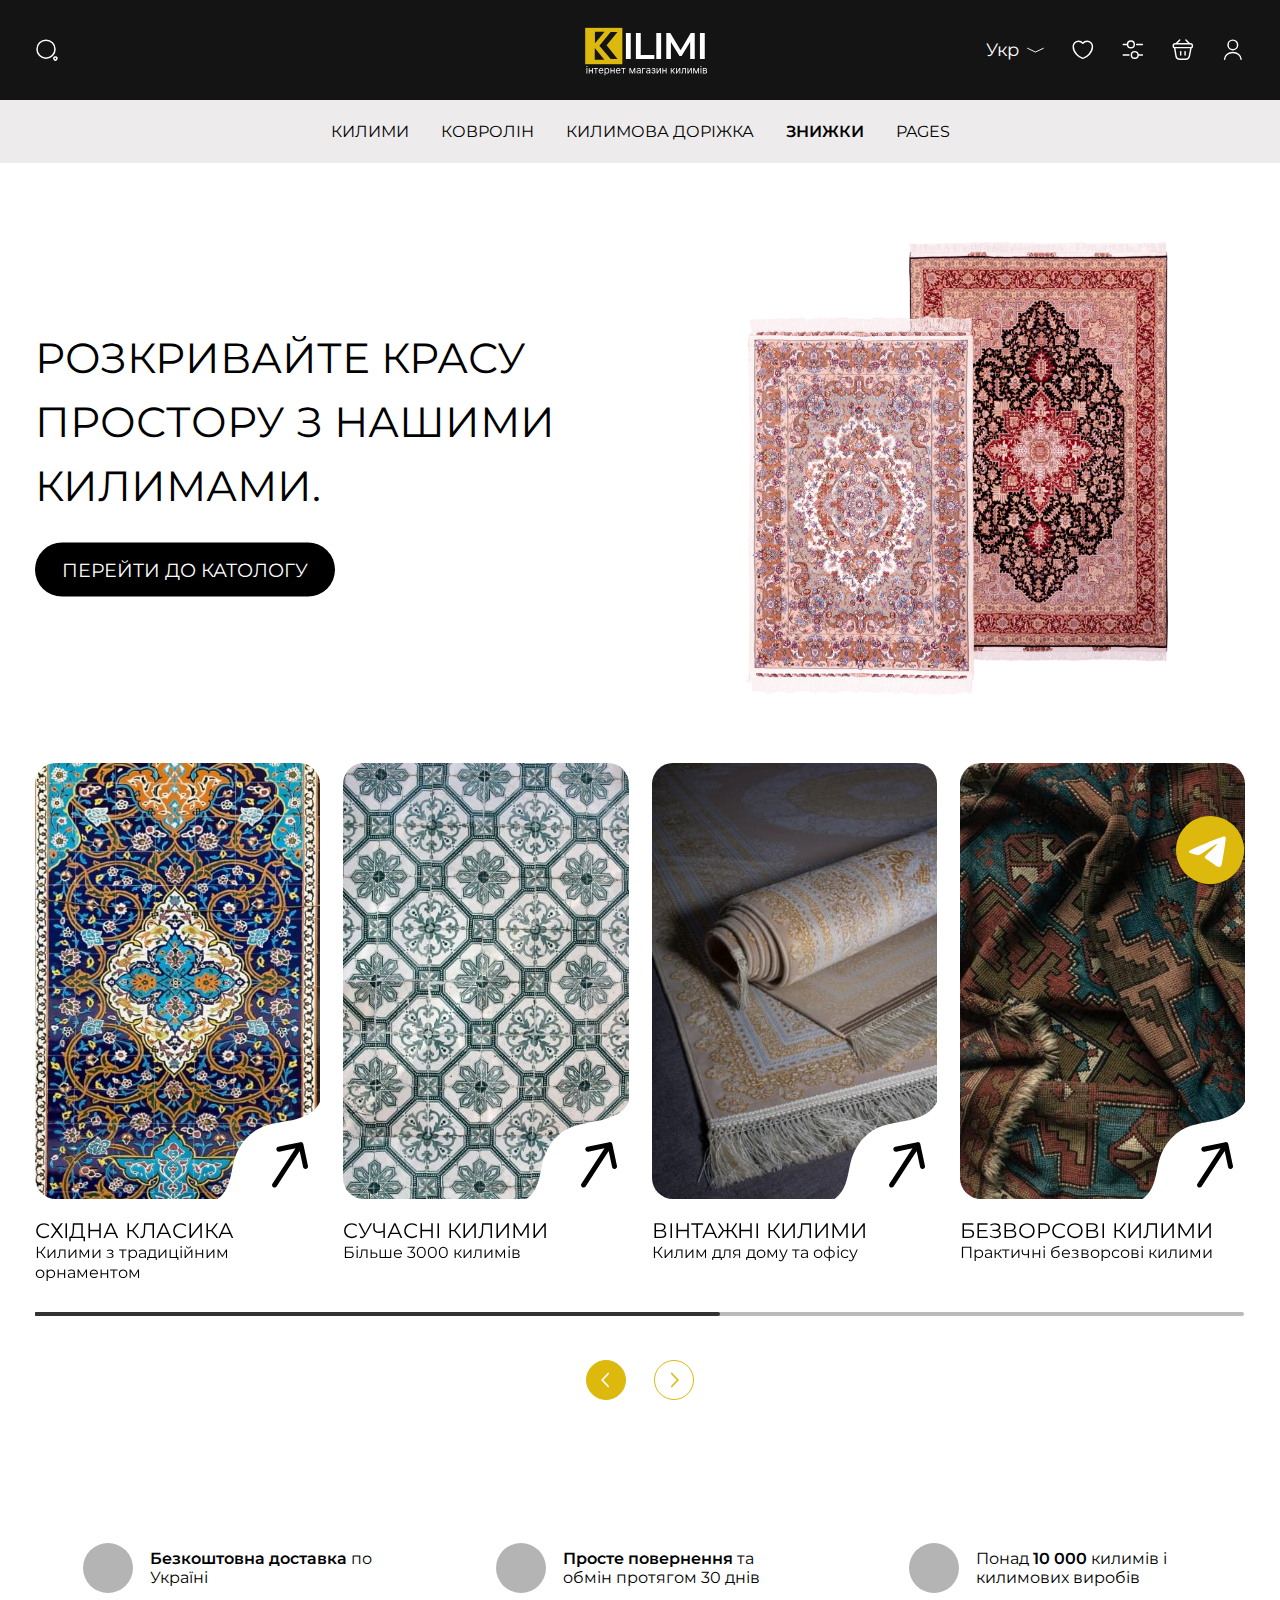
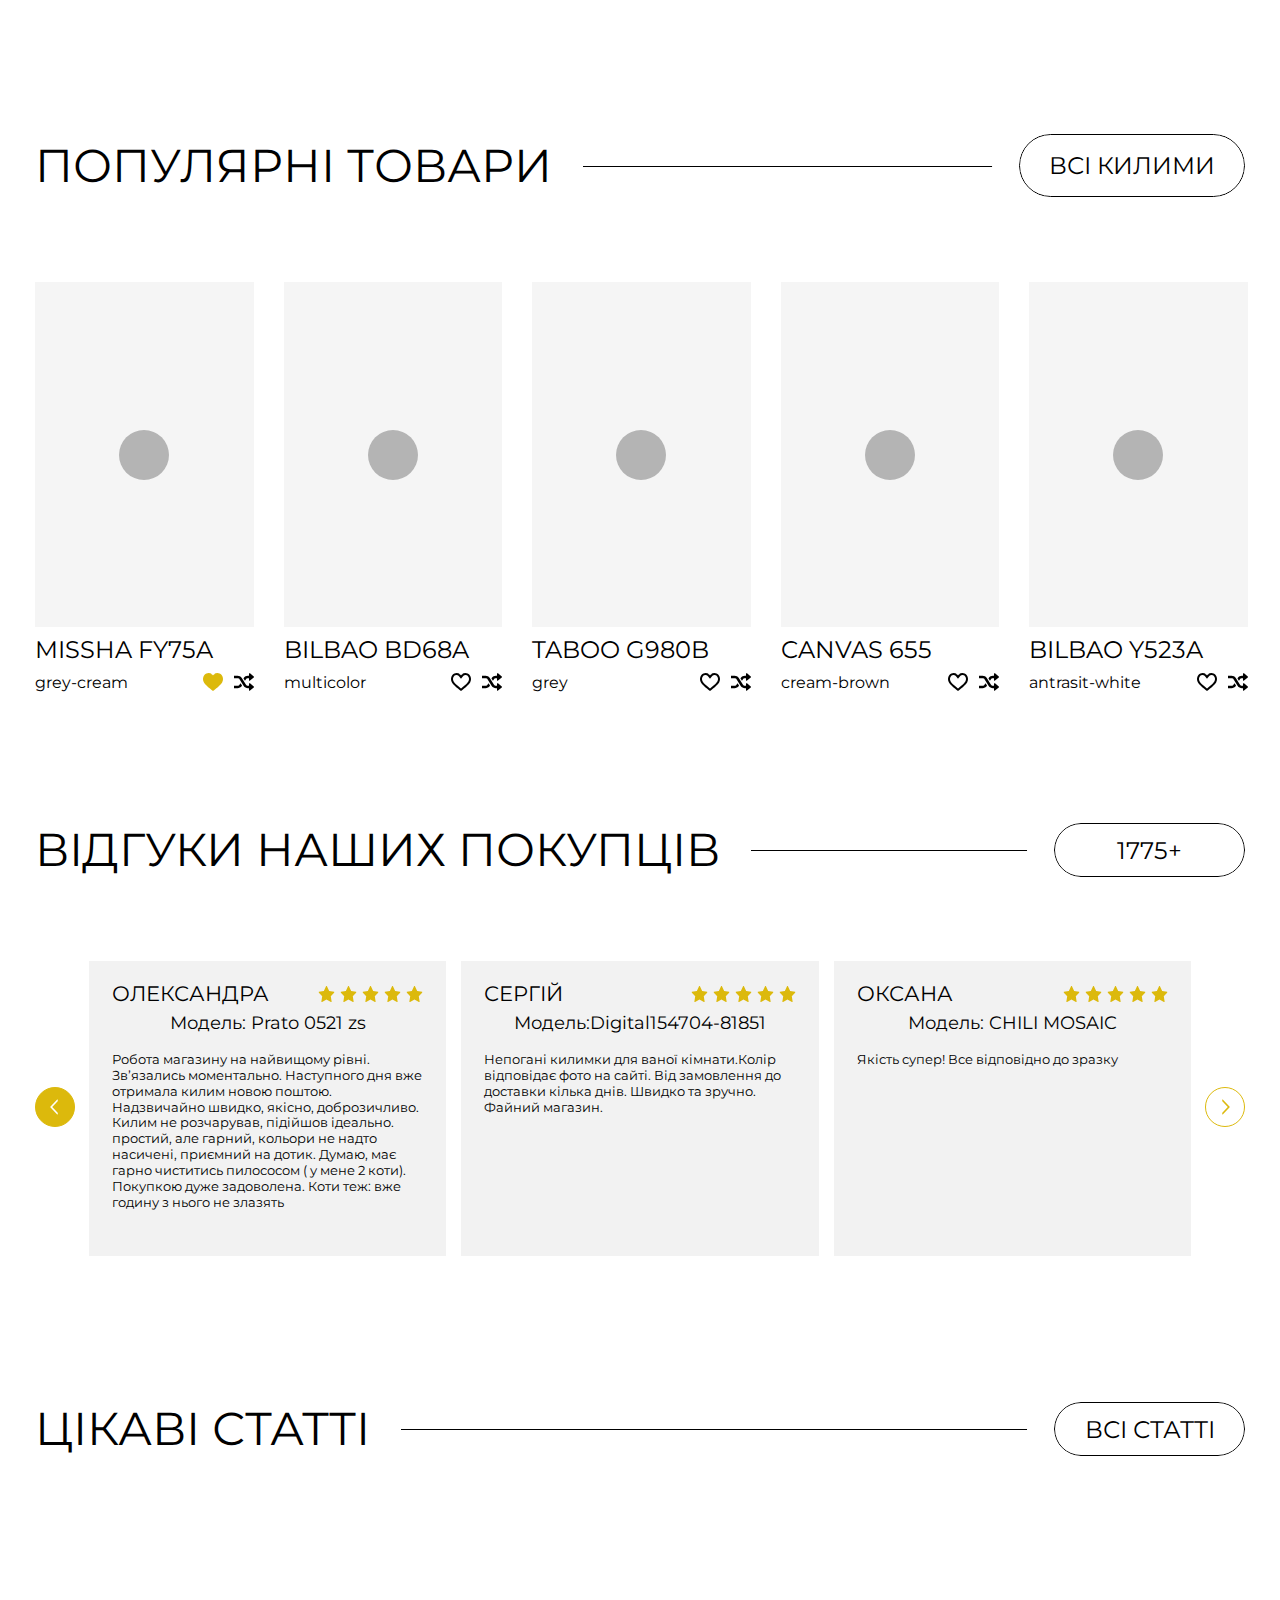
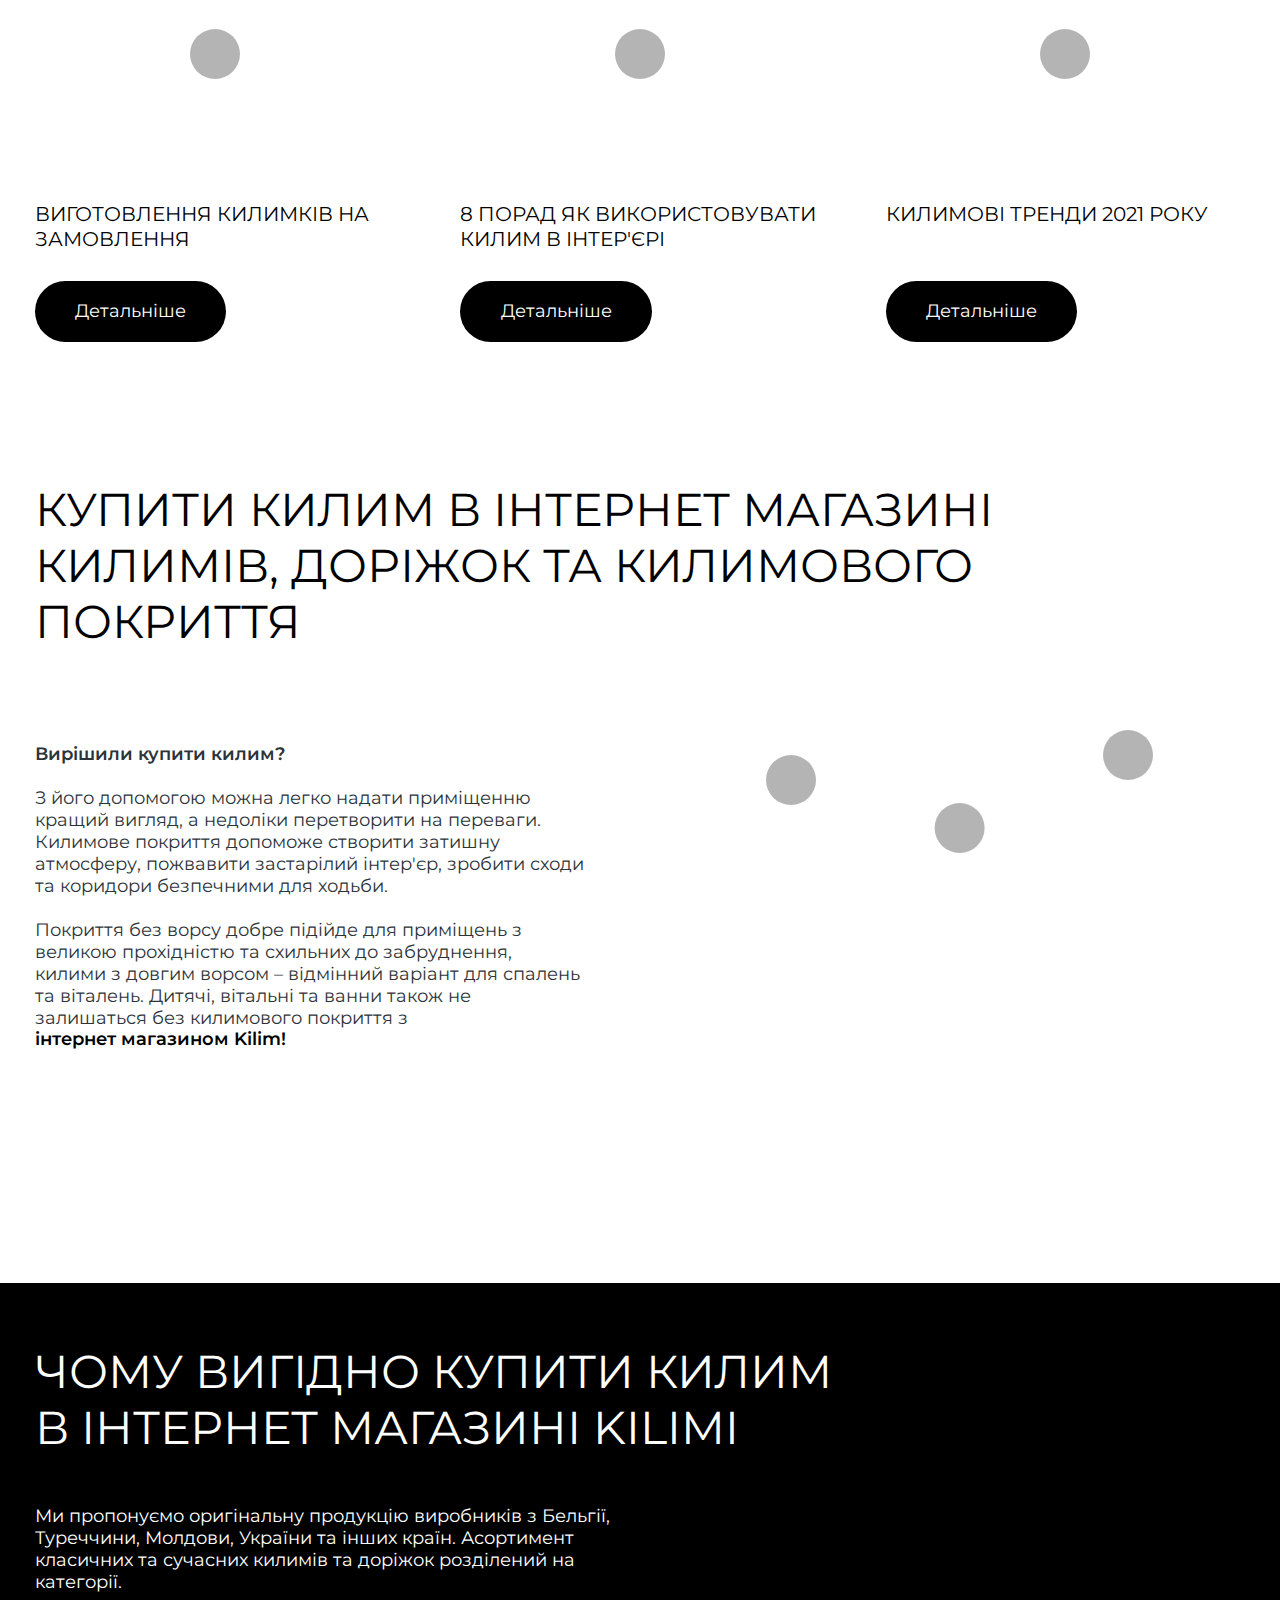
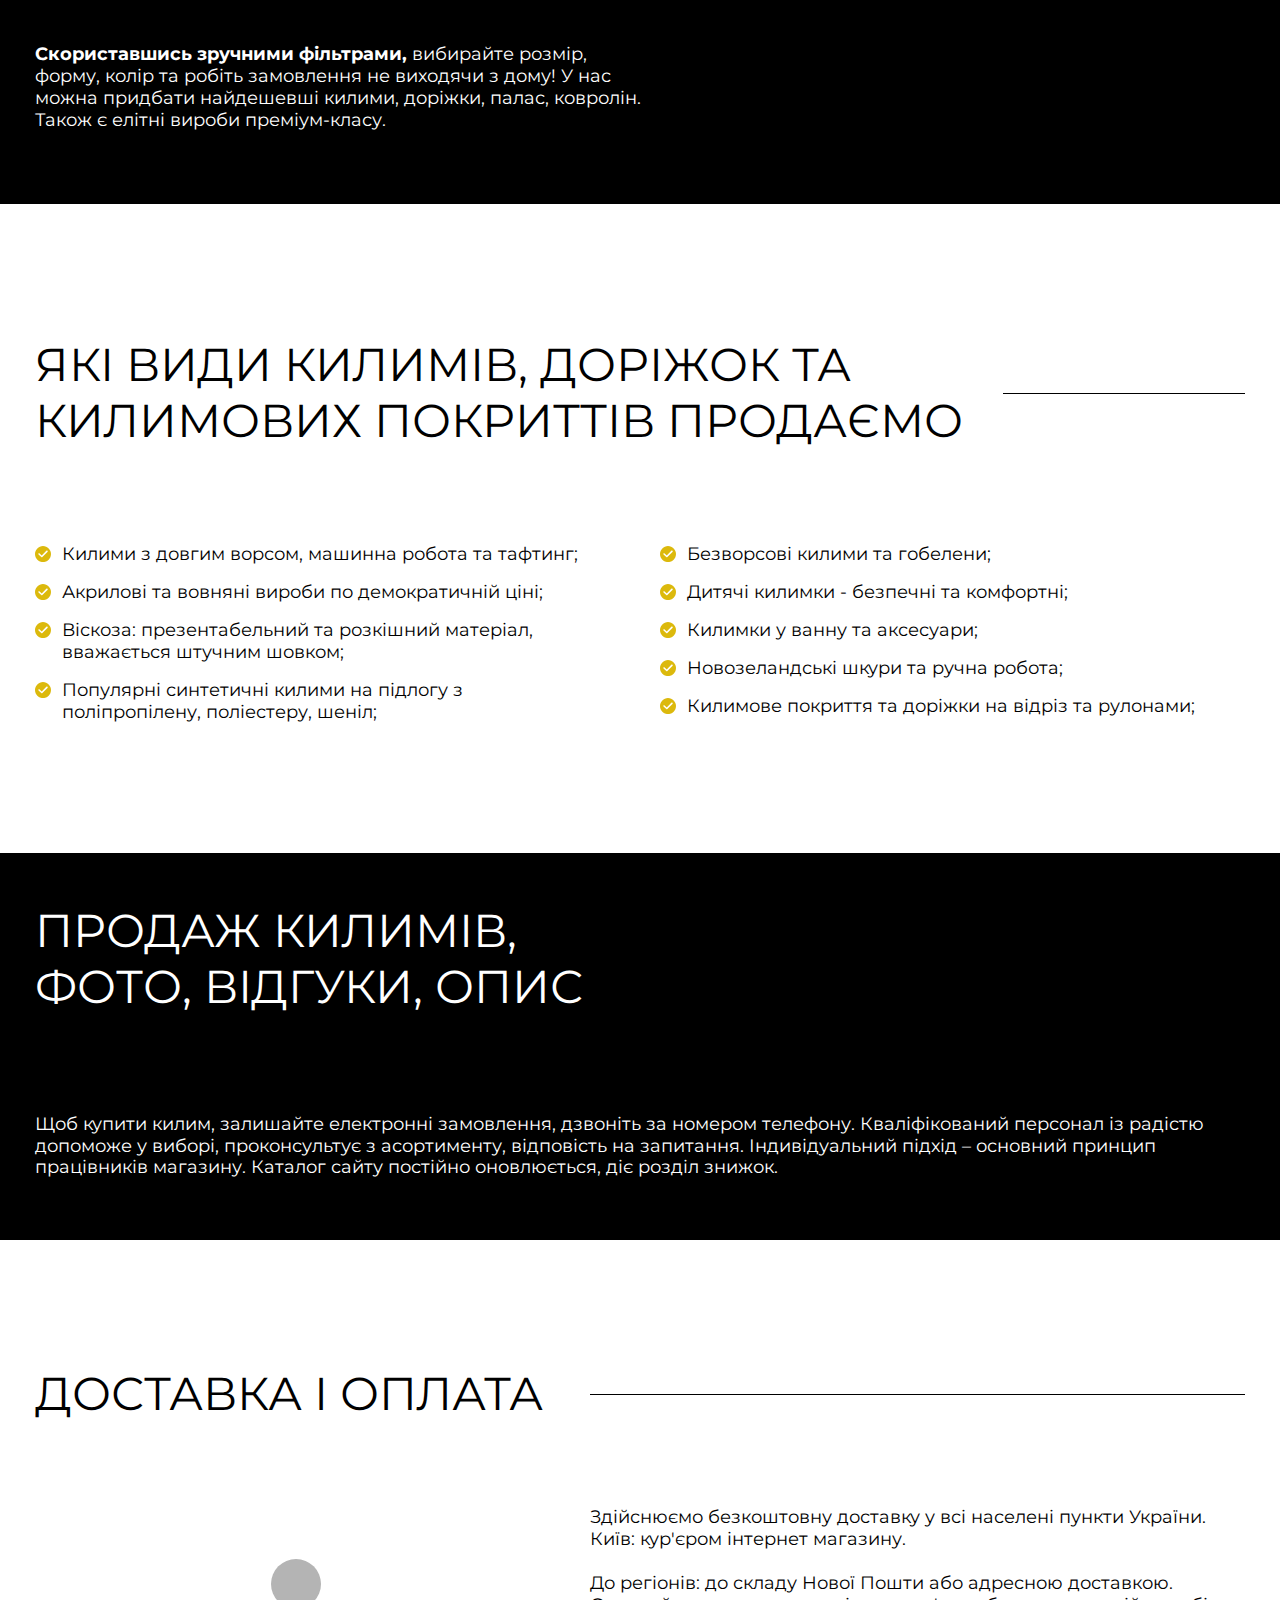
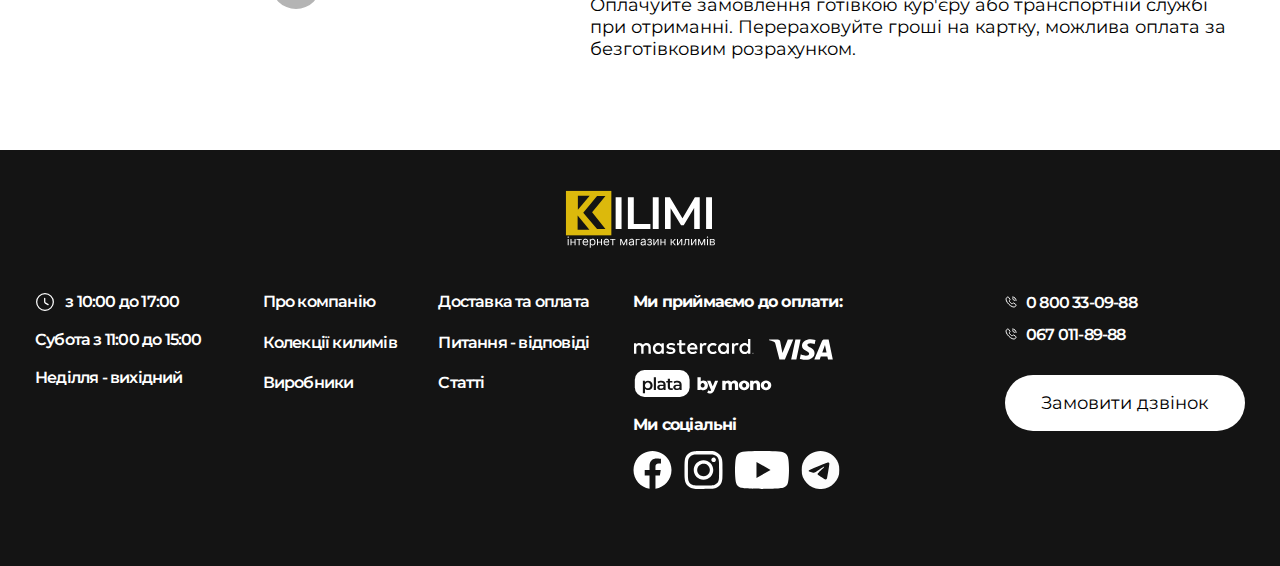
<file: index.html>
<!DOCTYPE html>
<html lang="uk">
<head>
   <meta charset="UTF-8">
   <meta http-equiv="X-UA-Compatible" content="IE=edge">
   <meta name="viewport" content="width=device-width, initial-scale=1.0">
   <link rel="stylesheet" href="files/select2/css/select2.min.css?_v=20240520172758">
   <link rel="stylesheet" href="css/style.min.css?_v=20240520172758">
   <link rel="stylesheet" href="files/swiper/swiper-bundle.min.css?_v=20240520172758">
   <!--<link rel="icon" type="image/svg+xml" href="favicon.svg">-->
   <title>KILIMI - інтернет магазин килимів</title>
</head>

<body>
   <div class="wrapper">
      <header class="header">
   <div class="header__wrapper lock-padding">
      <div class="header__top">
         <div class="n_container">
            <button id="show-search-form" class="header__button">
               <img src="images/svg/search-icon.svg" alt="">
            </button>
            <a href="index.html" class="header__blockLogo">
               <img src="images/svg/logo.svg" alt="KILIMI - інтернет магазин килимів">
            </a>
            <div class="header__blockUser">
               <div class="select">
                  <div class="select__header">
                     <span class="select__current">Укр</span>
                     <div class="select__icon">
                        <svg width="18" height="6" viewBox="0 0 18 6" fill="none" xmlns="http://www.w3.org/2000/svg">
                           <path d="M0.578125 1.19238L8.94769 5.19238L17.3173 1.19238" stroke="white" stroke-linecap="round"/>
                        </svg>
                     </div>
                  </div>
                  <div class="select__body">
                     <div class="select__item current-lang">Укр</div>
                     <div class="select__item">GB</div>
                     <div class="select__item">PL</div>
                  </div>
               </div>
               <a href="#">
                  <img src="images/svg/favorite-icon.svg" alt="">
               </a>
               <a href="#">
                  <img src="images/svg/option-icon.svg" alt="">
               </a>
               <a href="to-order.html">
                  <img src="images/svg/basket-icon.svg" alt="">
               </a>
               <a href="#">
                  <img src="images/svg/user-icon.svg" alt="">
               </a>
            </div>
            <form class="header__serchForm hidden" action="#">
               <div class="n_container">
                  <input type="text" placeholder="Що бажаете знайти?">
                  <button type="submit">
                     <img src="images/svg/search-icon-black.svg" alt="">
                  </button>
               </div>
            </form>
         </div>
      </div>
      <div id="header-container" class="n_container header-container">
         <div class="header__menu menu">
            <div class="menu__body">
               <nav class="menu-topmenu-container">
                  <ul class="menu__list">
                     <li class="menu-item menu-item-has-children big-submenu">
                        <a href="#">
                           <span>КИЛИМИ</span>
                        </a>
                        <!--<span class="menu__arrow">
                           <svg width="11" height="7" viewBox="0 0 11 7" fill="none" xmlns="http://www.w3.org/2000/svg">
                              <path d="M1.00195 0.749512L5.50195 5.24951L10.002 0.749512" stroke="#332F2C" stroke-width="2"/>
                           </svg>
                        </span>-->
                        <div class="menu__sub-list">
                           <div class="column">
                              <ul>
                                 <li class="menu-item title-menu-item">
                                    <a href="#">Категорії</a>
                                 </li>
                                 <li class="menu-item">
                                    <a href="#">
                                       <span>АКРИЛОВІ КИЛИМИ</span>
                                    </a>
                                 </li>
                                 <li class="menu-item">
                                    <a href="#">
                                       <span>ДИТЯЧІ КИЛИМИ</span>
                                    </a>
                                 </li>
                                 <li class="menu-item">
                                    <a href="#">
                                       <span>ВИСОКОВОРСНІ КИЛИМИ</span>
                                    </a>
                                 </li>
                                 <li class="menu-item current-menu-item current_page_item">
                                    <a href="#">
                                       <span>СИНТЕТИЧНІ КИЛИМИ</span>
                                    </a>
                                 </li>
                                 <li class="menu-item">
                                    <a href="#">
                                       <span>КИЛИМИ З ВІСКОЗИ</span>
                                    </a>
                                 </li>
                                 <li class="menu-item">
                                    <a href="#">
                                       <span>КИЛИМИ З ВОВНИ</span>
                                    </a>
                                 </li>
                                 <li class="menu-item">
                                    <a href="#">
                                       <span>КИЛИМИ ДЛЯ ВАННОЇ</span>
                                    </a>
                                 </li>
                                 <li class="menu-item">
                                    <a href="#">
                                       <span>ШКІРИ</span>
                                    </a>
                                 </li>
                                 <li class="menu-item">
                                    <a href="#">
                                       <span>КИЛИМИ РУЧНОЇ РОБОТИ</span>
                                    </a>
                                 </li>
                                 <li class="menu-item">
                                    <a href="#">
                                       <span>БЕЗВОРСОВІ КИЛИМИ</span>
                                    </a>
                                 </li>
                                 <li class="menu-item">
                                    <a href="#">
                                       <span>ГОБЕЛЕНИ</span>
                                    </a>
                                 </li>
                                 <li class="menu-item">
                                    <a href="#">
                                       <span>АКСЕСУАРИ ДЛЯ КИЛИМІВ</span>
                                    </a>
                                 </li>
                              </ul>
                           </div>
                           <div class="column">
                              <ul>
                                 <li class="menu-item title-menu-item">
                                    <a href="#">
                                       <span>Стиль</span>
                                    </a>
                                 </li>
                                 <li class="menu-item">
                                    <a href="#">
                                       <span>СХІДНА КЛАСИКА</span>
                                    </a>
                                 </li>
                                 <li class="menu-item">
                                    <a href="#">
                                       <span>ЄВРОПЕЙСЬКА КЛАСИКА</span>
                                    </a>
                                 </li>
                                 <li class="menu-item">
                                    <a href="#">
                                       <span>СУЧАСНІ</span>
                                    </a>
                                 </li>
                                 <li class="menu-item">
                                    <a href="#">
                                       <span>ВІНТАЖНІ</span>
                                    </a>
                                 </li>
                                 <li class="menu-item">
                                    <a href="#">
                                       <span>ЕТНІЧНІ</span>
                                    </a>
                                 </li>
                                 <li class="menu-item">
                                    <a href="#">
                                       <span>ОДНОТОННІ</span>
                                    </a>
                                 </li>
                                 <li class="menu-item title-menu-item">
                                    <a href="#">
                                       <span>форма</span>
                                    </a>
                                 </li>
                                 <li class="menu-item">
                                    <a href="#">
                                       <span>ПРЯМОКУТНА</span>
                                    </a>
                                 </li>
                                 <li class="menu-item">
                                    <a href="#">
                                       <span>ОВАЛЬНА</span>
                                    </a>
                                 </li>
                                 <li class="menu-item">
                                    <a href="#">
                                       <span>КРУГЛА</span>
                                    </a>
                                 </li>
                                 <li class="menu-item">
                                    <a href="#">
                                       <span>КВАДРАТНА</span>
                                    </a>
                                 </li>
                              </ul>
                           </div>
                           <div class="column">
                              <ul>
                                 <li class="menu-item title-menu-item">
                                    <a href="#">
                                       <span>Розмір</span>
                                    </a>
                                 </li>
                                 <li class="menu-item">
                                    <a href="#">
                                       <span>0.80X1.50</span>
                                    </a>
                                 </li>
                                 <li class="menu-item">
                                    <a href="#">
                                       <span>1.20X1.70</span>
                                    </a>
                                 </li>
                                 <li class="menu-item">
                                    <a href="#">
                                       <span>1.40X2.00</span>
                                    </a>
                                 </li>
                                 <li class="menu-item">
                                    <a href="#">
                                       <span>1.60X2.30</span>
                                    </a>
                                 </li>
                                 <li class="menu-item">
                                    <a href="#">
                                       <span>2.00X3.00</span>
                                    </a>
                                 </li>
                                 <li class="menu-item">
                                    <a href="#">
                                       <span>2.50X3.50</span>
                                    </a>
                                 </li>
                                 <li class="menu-item">
                                    <a href="#">
                                       <span>3.00X4.00</span>
                                    </a>
                                 </li>
                                 <li class="menu-item title-menu-item">
                                    <a href="#">
                                       <span>Виробник</span>
                                    </a>
                                 </li>
                                 <li class="menu-item">
                                    <a href="#">
                                       <span>БЕЛЬГІЯ</span>
                                    </a>
                                 </li>
                                 <li class="menu-item">
                                    <a href="#">
                                       <span>ТУРЕЧЧИНА</span>
                                    </a>
                                 </li>
                                 <li class="menu-item">
                                    <a href="#">
                                       <span>ЄГИПЕТ</span>
                                    </a>
                                 </li>
                                 <li class="menu-item">
                                    <a href="#">
                                       <span>МОЛДОВА</span>
                                    </a>
                                 </li>
                                 <li class="menu-item">
                                    <a href="#">
                                       <span>УКРАЇНА</span>
                                    </a>
                                 </li>
                              </ul>
                           </div>
                        </div>
                     </li>
                     <li class="menu-item menu-item-has-children big-submenu">
                        <a href="#">
                           <span>КОВРОЛІН</span>
                        </a>
                        <!--<span class="menu__arrow">
                           <svg width="11" height="7" viewBox="0 0 11 7" fill="none" xmlns="http://www.w3.org/2000/svg">
                              <path d="M1.00195 0.749512L5.50195 5.24951L10.002 0.749512" stroke="#332F2C" stroke-width="2"/>
                           </svg>
                        </span>-->
                        <div class="menu__sub-list">
                           <div class="column">
                              <ul>
                                 <li class="menu-item title-menu-item">
                                    <a href="#">Категорії</a>
                                 </li>
                                 <li class="menu-item">
                                    <a href="#">
                                       <span>КИЛИМОВЕ ПОКРИТТЯ УКРАЇНА</span>
                                    </a>
                                 </li>
                                 <li class="menu-item">
                                    <a href="#">
                                       <span>КОВРОЛІН ДЛЯ ДОМУ</span>
                                    </a>
                                 </li>
                                 <li class="menu-item">
                                    <a href="#">
                                       <span>КОВРОЛІН ДЛЯ ОФІСУ</span>
                                    </a>
                                 </li>
                                 <li class="menu-item">
                                    <a href="#">
                                       <span>ДИТЯЧИЙ КОВРОЛІН</span>
                                    </a>
                                 </li>
                                 <li class="menu-item">
                                    <a href="#">
                                       <span>ШТУЧНА ТРАВА</span>
                                    </a>
                                 </li>
                              </ul>
                           </div>
                           <div class="column">
                              <ul>
                                 <li class="menu-item title-menu-item">
                                    <a href="#">Ширина</a>
                                 </li>
                                 <li class="menu-item">
                                    <a href="#">
                                       <span>1.00 M</span>
                                    </a>
                                 </li>
                                 <li class="menu-item">
                                    <a href="#">
                                       <span>2.00 M</span>
                                    </a>
                                 </li>
                                 <li class="menu-item">
                                    <a href="#">
                                       <span>3.00 M</span>
                                    </a>
                                 </li>
                                 <li class="menu-item">
                                    <a href="#">
                                       <span>4.00 M</span>
                                    </a>
                                 </li>
                                 <li class="menu-item">
                                    <a href="#">
                                       <span>5.00 M</span>
                                    </a>
                                 </li>
                                 <li class="menu-item title-menu-item">
                                    <a href="#">Стиль</a>
                                 </li>
                                 <li class="menu-item">
                                    <a href="#">
                                       <span>ВИСОКОВОРСНИЙ</span>
                                    </a>
                                 </li>
                                 <li class="menu-item">
                                    <a href="#">
                                       <span>БЕЗВОРСОВИЙ</span>
                                    </a>
                                 </li>
                                 <li class="menu-item">
                                    <a href="#">
                                       <span>ДЛЯ ОФІСУ</span>
                                    </a>
                                 </li>
                              </ul>
                           </div>
                           <div class="column">
                              <ul>
                                 <li class="menu-item title-menu-item">
                                    <a href="#">Виробник</a>
                                 </li>
                                 <li class="menu-item">
                                    <a href="#">
                                       <span>БЕЛЬГІЯ</span>
                                    </a>
                                 </li>
                                 <li class="menu-item">
                                    <a href="#">
                                       <span>МОЛДОВА</span>
                                    </a>
                                 </li>
                                 <li class="menu-item">
                                    <a href="#">
                                       <span>ТУРЕЧЧИНА</span>
                                    </a>
                                 </li>
                                 <li class="menu-item">
                                    <a href="#">
                                       <span>УКРАЇНА</span>
                                    </a>
                                 </li>
                              </ul>
                           </div>
                        </div>
                     </li>
                     <li class="menu-item menu-item-has-children big-submenu">
                        <a href="#">
                           <span>Килимова доріжка</span>
                        </a>
                        <!--<span class="menu__arrow">
                           <svg width="11" height="7" viewBox="0 0 11 7" fill="none" xmlns="http://www.w3.org/2000/svg">
                              <path d="M1.00195 0.749512L5.50195 5.24951L10.002 0.749512" stroke="#332F2C" stroke-width="2"/>
                           </svg>
                        </span>-->
                        <div class="menu__sub-list">
                           <div class="column">
                              <ul>
                                 <li class="menu-item title-menu-item">
                                    <a href="#">Категорії</a>
                                 </li>
                                 <li class="menu-item">
                                    <a href="#">
                                       <span>КИЛИМОВА ДОРІЖКА НА ВІДРІЗ</span>
                                    </a>
                                 </li>
                                 <li class="menu-item">
                                    <a href="#">
                                       <span>КИЛИМОВА ДОРІЖКА УКРАЇНА</span>
                                    </a>
                                 </li>
                                 <li class="menu-item">
                                    <a href="#">
                                       <span>КИЛИМОВА ДОРІЖКА ОДНОТОННА</span>
                                    </a>
                                 </li>
                              </ul>
                           </div>
                           <div class="column">
                              <ul>
                                 <li class="menu-item title-menu-item">
                                    <a href="#">Ширина</a>
                                 </li>
                                 <li class="menu-item">
                                    <a href="#">
                                       <span>0.80 M</span>
                                    </a>
                                 </li>
                                 <li class="menu-item">
                                    <a href="#">
                                       <span>1.00 M</span>
                                    </a>
                                 </li>
                                 <li class="menu-item">
                                    <a href="#">
                                       <span>1.20 M</span>
                                    </a>
                                 </li>
                                 <li class="menu-item">
                                    <a href="#">
                                       <span>2.00 M</span>
                                    </a>
                                 </li>
                                 <li class="menu-item">
                                    <a href="#">
                                       <span>2.50 M</span>
                                    </a>
                                 </li>
                                 <li class="menu-item title-menu-item">
                                    <a href="#">Стиль</a>
                                 </li>
                                 <li class="menu-item">
                                    <a href="#">
                                       <span>БЕЗВОРСОВИЙ</span>
                                    </a>
                                 </li>
                                 <li class="menu-item">
                                    <a href="#">
                                       <span>ВИСОКОВОРСНИЙ</span>
                                    </a>
                                 </li>
                                 <li class="menu-item">
                                    <a href="#">
                                       <span>ДИТЯЧИЙ</span>
                                    </a>
                                 </li>
                                 <li class="menu-item">
                                    <a href="#">
                                       <span>СУЧАСНИЙ</span>
                                    </a>
                                 </li>
                              </ul>
                           </div>
                           <div class="column">
                              <ul>
                                 <li class="menu-item title-menu-item">
                                    <a href="#">Виробник</a>
                                 </li>
                                 <li class="menu-item">
                                    <a href="#">
                                       <span>БЕЛЬГІЯ</span>
                                    </a>
                                 </li>
                                 <li class="menu-item">
                                    <a href="#">
                                       <span>МОЛДОВА</span>
                                    </a>
                                 </li>
                                 <li class="menu-item">
                                    <a href="#">
                                       <span>ПОЛЬЩА</span>
                                    </a>
                                 </li>
                                 <li class="menu-item">
                                    <a href="#">
                                       <span>ТУРЕЧЧИНА</span>
                                    </a>
                                 </li>
                                 <li class="menu-item">
                                    <a href="#">
                                       <span>УЗБЕКИСТАН</span>
                                    </a>
                                 </li>
                                 <li class="menu-item">
                                    <a href="#">
                                       <span>УКРАЇНА</span>
                                    </a>
                                 </li>
                              </ul>
                           </div>
                        </div>
                     </li>
                     <li class="menu-item fatty">
                        <a href="#">
                           <span>знижки</span>
                        </a>
                     </li>
                     <li class="menu-item menu-item-has-children">
                        <a href="#">
                           <span>Pages</span>
                        </a>
                        <!--<span class="menu__arrow">
                           <svg width="11" height="7" viewBox="0 0 11 7" fill="none" xmlns="http://www.w3.org/2000/svg">
                              <path d="M1.00195 0.749512L5.50195 5.24951L10.002 0.749512" stroke="#332F2C" stroke-width="2"/>
                           </svg>
                        </span>-->
                        <ul class="menu__sub-list">
                           <li class="menu-item">
                              <a href="#">Page 1</a>
                           </li>
                           <li class="menu-item current-menu-item current_page_item">
                              <a href="#">Page 2</a>
                           </li>
                           <li class="menu-item">
                              <a href="#">Page 3</a>
                           </li>
                           <li class="menu-item">
                              <a href="#">Page 4</a>
                           </li>
                        </ul>
                     </li>
                  </ul>
               </nav>
            </div>
         </div>
         <div class="menu__icon">
            <span></span>
         </div>
      </div>
   </div>
</header>
      <main class="main">
         <section class="fs">
            <div class="n_container">
               <div class="fs__items">
                  <div class="fs__item">
                     <div class="fs__item-content">
                        <h1>Розкривайте красу простору з нашими килимами.</h1>
                        <a href="catalog.html" class="fs__button">Перейти до катологу</a>
                     </div>
                  </div>
                  <div class="fs__item">
                     <div class="fs__itemImages">
                        <div class="fs__wrapImage one wrap-lazy-load-image">
                           <img src="images/fs-carpeting-image-1.png" alt="">
                        </div>
                        <div class="fs__wrapImage two wrap-lazy-load-image">
                           <img src="images/fs-carpeting-image-2.png" alt="">
                        </div>
                     </div>
                  </div>
               </div>
            </div>
         </section>

         <section class="carpet-carousel">
            <div class="n_container">
               <div class="carpet-carousel__wrapSlider">
                  <div class="carpet-carousel__slider">
                     <div class="swiper-wrapper">

                        <div class="swiper-slide">
                           <div class="carpet-carousel__block">
                              <div class="carpet-carousel__blockImage">
                                 <img class="carpet-carousel__image" src="images/carpet-carousel-1.jpg" alt="">
                                 <a href="product.html">
                                    <svg width="37" height="46" viewBox="0 0 37 46" fill="none" xmlns="http://www.w3.org/2000/svg">
                                       <path d="M0.426707 41.7625C-0.325237 42.9205 0.00393137 44.4688 1.16192 45.2208C2.31992 45.9727 3.86823 45.6435 4.62017 44.4855L0.426707 41.7625ZM31.2949 2.06191C31.0078 0.711381 29.6802 -0.150682 28.3297 0.136438L6.32156 4.81533C4.97103 5.10245 4.10896 6.43003 4.39608 7.78056C4.6832 9.13109 6.01078 9.99315 7.36131 9.70603L26.9241 5.54701L31.0831 25.1098C31.3702 26.4603 32.6978 27.3224 34.0483 27.0353C35.3989 26.7481 36.2609 25.4206 35.9738 24.07L31.2949 2.06191ZM4.62017 44.4855L30.9463 3.9433L26.7528 1.22027L0.426707 41.7625L4.62017 44.4855Z" fill="black"/>
                                    </svg>
                                 </a>
                                 <img class="carpet-carousel__under-arrow" src="images/svg/corner-under-arrow.svg" alt="">
                              </div>
                              <h2>СХІДНА КЛАСИКА</h2>
                              <p>Килими з традиційним орнаментом</p>
                           </div>
                        </div>

                        <div class="swiper-slide">
                           <div class="carpet-carousel__block">
                              <div class="carpet-carousel__blockImage">
                                 <img class="carpet-carousel__image" src="images/carpet-carousel-2.jpg" alt="">
                                 <a href="product.html">
                                    <svg width="37" height="46" viewBox="0 0 37 46" fill="none" xmlns="http://www.w3.org/2000/svg">
                                       <path d="M0.426707 41.7625C-0.325237 42.9205 0.00393137 44.4688 1.16192 45.2208C2.31992 45.9727 3.86823 45.6435 4.62017 44.4855L0.426707 41.7625ZM31.2949 2.06191C31.0078 0.711381 29.6802 -0.150682 28.3297 0.136438L6.32156 4.81533C4.97103 5.10245 4.10896 6.43003 4.39608 7.78056C4.6832 9.13109 6.01078 9.99315 7.36131 9.70603L26.9241 5.54701L31.0831 25.1098C31.3702 26.4603 32.6978 27.3224 34.0483 27.0353C35.3989 26.7481 36.2609 25.4206 35.9738 24.07L31.2949 2.06191ZM4.62017 44.4855L30.9463 3.9433L26.7528 1.22027L0.426707 41.7625L4.62017 44.4855Z" fill="black"/>
                                    </svg>
                                 </a>
                                 <img class="carpet-carousel__under-arrow" src="images/svg/corner-under-arrow.svg" alt="">
                              </div>
                              <h2>CУЧАСНІ КИЛИМИ</h2>
                              <p>Більше 3000 килимів</p>
                           </div>
                        </div>

                        <div class="swiper-slide">
                           <div class="carpet-carousel__block">
                              <div class="carpet-carousel__blockImage">
                                 <img class="carpet-carousel__image" src="images/carpet-carousel-3.jpg" alt="">
                                 <a href="product.html">
                                    <svg width="37" height="46" viewBox="0 0 37 46" fill="none" xmlns="http://www.w3.org/2000/svg">
                                       <path d="M0.426707 41.7625C-0.325237 42.9205 0.00393137 44.4688 1.16192 45.2208C2.31992 45.9727 3.86823 45.6435 4.62017 44.4855L0.426707 41.7625ZM31.2949 2.06191C31.0078 0.711381 29.6802 -0.150682 28.3297 0.136438L6.32156 4.81533C4.97103 5.10245 4.10896 6.43003 4.39608 7.78056C4.6832 9.13109 6.01078 9.99315 7.36131 9.70603L26.9241 5.54701L31.0831 25.1098C31.3702 26.4603 32.6978 27.3224 34.0483 27.0353C35.3989 26.7481 36.2609 25.4206 35.9738 24.07L31.2949 2.06191ZM4.62017 44.4855L30.9463 3.9433L26.7528 1.22027L0.426707 41.7625L4.62017 44.4855Z" fill="black"/>
                                    </svg>
                                 </a>
                                 <img class="carpet-carousel__under-arrow" src="images/svg/corner-under-arrow.svg" alt="">
                              </div>
                              <h2>ВІНТАЖНІ КИЛИМИ</h2>
                              <p>Килим для дому та офісу</p>
                           </div>
                        </div>

                        <div class="swiper-slide">
                           <div class="carpet-carousel__block">
                              <div class="carpet-carousel__blockImage">
                                 <img class="carpet-carousel__image" src="images/carpet-carousel-4.jpg" alt="">
                                 <a href="product.html">
                                    <svg width="37" height="46" viewBox="0 0 37 46" fill="none" xmlns="http://www.w3.org/2000/svg">
                                       <path d="M0.426707 41.7625C-0.325237 42.9205 0.00393137 44.4688 1.16192 45.2208C2.31992 45.9727 3.86823 45.6435 4.62017 44.4855L0.426707 41.7625ZM31.2949 2.06191C31.0078 0.711381 29.6802 -0.150682 28.3297 0.136438L6.32156 4.81533C4.97103 5.10245 4.10896 6.43003 4.39608 7.78056C4.6832 9.13109 6.01078 9.99315 7.36131 9.70603L26.9241 5.54701L31.0831 25.1098C31.3702 26.4603 32.6978 27.3224 34.0483 27.0353C35.3989 26.7481 36.2609 25.4206 35.9738 24.07L31.2949 2.06191ZM4.62017 44.4855L30.9463 3.9433L26.7528 1.22027L0.426707 41.7625L4.62017 44.4855Z" fill="black"/>
                                    </svg>
                                 </a>
                                 <img class="carpet-carousel__under-arrow" src="images/svg/corner-under-arrow.svg" alt="">
                              </div>
                              <h2>БЕЗВОРСОВІ КИЛИМИ</h2>
                              <p>Практичні безворсові килими</p>
                           </div>
                        </div>

                        <div class="swiper-slide">
                           <div class="carpet-carousel__block">
                              <div class="carpet-carousel__blockImage">
                                 <img class="carpet-carousel__image" src="images/carpet-carousel-4.jpg" alt="">
                                 <a href="product.html">
                                    <svg width="37" height="46" viewBox="0 0 37 46" fill="none" xmlns="http://www.w3.org/2000/svg">
                                       <path d="M0.426707 41.7625C-0.325237 42.9205 0.00393137 44.4688 1.16192 45.2208C2.31992 45.9727 3.86823 45.6435 4.62017 44.4855L0.426707 41.7625ZM31.2949 2.06191C31.0078 0.711381 29.6802 -0.150682 28.3297 0.136438L6.32156 4.81533C4.97103 5.10245 4.10896 6.43003 4.39608 7.78056C4.6832 9.13109 6.01078 9.99315 7.36131 9.70603L26.9241 5.54701L31.0831 25.1098C31.3702 26.4603 32.6978 27.3224 34.0483 27.0353C35.3989 26.7481 36.2609 25.4206 35.9738 24.07L31.2949 2.06191ZM4.62017 44.4855L30.9463 3.9433L26.7528 1.22027L0.426707 41.7625L4.62017 44.4855Z" fill="black"/>
                                    </svg>
                                 </a>
                                 <img class="carpet-carousel__under-arrow" src="images/svg/corner-under-arrow.svg" alt="">
                              </div>
                              <h2>БЕЗВОРСОВІ КИЛИМИ</h2>
                              <p>Практичні безворсові килими</p>
                           </div>
                        </div>

                        <div class="swiper-slide">
                           <div class="carpet-carousel__block">
                              <div class="carpet-carousel__blockImage">
                                 <img class="carpet-carousel__image" src="images/carpet-carousel-4.jpg" alt="">
                                 <a href="product.html">
                                    <svg width="37" height="46" viewBox="0 0 37 46" fill="none" xmlns="http://www.w3.org/2000/svg">
                                       <path d="M0.426707 41.7625C-0.325237 42.9205 0.00393137 44.4688 1.16192 45.2208C2.31992 45.9727 3.86823 45.6435 4.62017 44.4855L0.426707 41.7625ZM31.2949 2.06191C31.0078 0.711381 29.6802 -0.150682 28.3297 0.136438L6.32156 4.81533C4.97103 5.10245 4.10896 6.43003 4.39608 7.78056C4.6832 9.13109 6.01078 9.99315 7.36131 9.70603L26.9241 5.54701L31.0831 25.1098C31.3702 26.4603 32.6978 27.3224 34.0483 27.0353C35.3989 26.7481 36.2609 25.4206 35.9738 24.07L31.2949 2.06191ZM4.62017 44.4855L30.9463 3.9433L26.7528 1.22027L0.426707 41.7625L4.62017 44.4855Z" fill="black"/>
                                    </svg>
                                 </a>
                                 <img class="carpet-carousel__under-arrow" src="images/svg/corner-under-arrow.svg" alt="">
                              </div>
                              <h2>БЕЗВОРСОВІ КИЛИМИ</h2>
                              <p>Практичні безворсові килими</p>
                           </div>
                        </div>

                        <div class="swiper-slide">
                           <div class="carpet-carousel__block">
                              <div class="carpet-carousel__blockImage">
                                 <img class="carpet-carousel__image" src="images/carpet-carousel-4.jpg" alt="">
                                 <a href="product.html">
                                    <svg width="37" height="46" viewBox="0 0 37 46" fill="none" xmlns="http://www.w3.org/2000/svg">
                                       <path d="M0.426707 41.7625C-0.325237 42.9205 0.00393137 44.4688 1.16192 45.2208C2.31992 45.9727 3.86823 45.6435 4.62017 44.4855L0.426707 41.7625ZM31.2949 2.06191C31.0078 0.711381 29.6802 -0.150682 28.3297 0.136438L6.32156 4.81533C4.97103 5.10245 4.10896 6.43003 4.39608 7.78056C4.6832 9.13109 6.01078 9.99315 7.36131 9.70603L26.9241 5.54701L31.0831 25.1098C31.3702 26.4603 32.6978 27.3224 34.0483 27.0353C35.3989 26.7481 36.2609 25.4206 35.9738 24.07L31.2949 2.06191ZM4.62017 44.4855L30.9463 3.9433L26.7528 1.22027L0.426707 41.7625L4.62017 44.4855Z" fill="black"/>
                                    </svg>
                                 </a>
                                 <img class="carpet-carousel__under-arrow" src="images/svg/corner-under-arrow.svg" alt="">
                              </div>
                              <h2>БЕЗВОРСОВІ КИЛИМИ</h2>
                              <p>Практичні безворсові килими</p>
                           </div>
                        </div>
                     
                     </div>
                  </div>
                  <div class="slider__navigation">
                     <div class="swiper-scrollbar"></div>
                     <div class="carpet-carousel__btn-prev swiper-btn swiper-button-prev">
                        <svg width="9" height="17" viewBox="0 0 9 17" fill="none" xmlns="http://www.w3.org/2000/svg">
                           <path d="M8.40625 8.25L1.07812 0.59375C1.02604 0.541667 0.966146 0.507812 0.898438 0.492188C0.830729 0.476562 0.765625 0.484375 0.703125 0.515625C0.640625 0.536458 0.591146 0.575521 0.554688 0.632812C0.518229 0.690104 0.5 0.75 0.5 0.8125V2.15625C0.5 2.19792 0.507812 2.23698 0.523438 2.27344C0.539062 2.3099 0.5625 2.34375 0.59375 2.375L6.375 8.48438L0.59375 14.5938C0.5625 14.625 0.539062 14.6589 0.523438 14.6953C0.507812 14.7318 0.5 14.7708 0.5 14.8125V16.1562C0.5 16.2188 0.518229 16.2786 0.554688 16.3359C0.591146 16.3932 0.640625 16.4323 0.703125 16.4531C0.723958 16.4635 0.744792 16.4714 0.765625 16.4766C0.786458 16.4818 0.807292 16.4844 0.828125 16.4844C0.880208 16.4844 0.927083 16.4766 0.96875 16.4609C1.01042 16.4453 1.04688 16.4167 1.07812 16.375L8.40625 8.71875C8.46875 8.65625 8.5 8.57812 8.5 8.48438C8.5 8.39062 8.46875 8.3125 8.40625 8.25Z" fill="#DCB90C"/>
                        </svg>
                     </div>
                     <div class="carpet-carousel__btn-next swiper-btn swiper-button-next">
                        <svg width="9" height="17" viewBox="0 0 9 17" fill="none" xmlns="http://www.w3.org/2000/svg">
                           <path d="M8.40625 8.25L1.07812 0.59375C1.02604 0.541667 0.966146 0.507812 0.898438 0.492188C0.830729 0.476562 0.765625 0.484375 0.703125 0.515625C0.640625 0.536458 0.591146 0.575521 0.554688 0.632812C0.518229 0.690104 0.5 0.75 0.5 0.8125V2.15625C0.5 2.19792 0.507812 2.23698 0.523438 2.27344C0.539062 2.3099 0.5625 2.34375 0.59375 2.375L6.375 8.48438L0.59375 14.5938C0.5625 14.625 0.539062 14.6589 0.523438 14.6953C0.507812 14.7318 0.5 14.7708 0.5 14.8125V16.1562C0.5 16.2188 0.518229 16.2786 0.554688 16.3359C0.591146 16.3932 0.640625 16.4323 0.703125 16.4531C0.723958 16.4635 0.744792 16.4714 0.765625 16.4766C0.786458 16.4818 0.807292 16.4844 0.828125 16.4844C0.880208 16.4844 0.927083 16.4766 0.96875 16.4609C1.01042 16.4453 1.04688 16.4167 1.07812 16.375L8.40625 8.71875C8.46875 8.65625 8.5 8.57812 8.5 8.48438C8.5 8.39062 8.46875 8.3125 8.40625 8.25Z" fill="#DCB90C"/>
                        </svg>
                     </div>
                  </div>
               </div>
            </div>
         </section>

         <div class="info-columns">
            <div class="n_container">
               <div class="info-columns__items">
                  <div class="info-columns__item">
                     <div class="info-columns__content">
                        <div class="info-columns__blockIcon wrap-lazy-load-image">
                           <img src="images/svg/info-columns-icon-1.svg" alt="">
                        </div>
                        <p><strong>Безкоштовна доставка</strong> по Україні</p>
                     </div>
                  </div>
                  <div class="info-columns__item">
                     <div class="info-columns__content">
                        <div class="info-columns__blockIcon wrap-lazy-load-image">
                           <img src="images/svg/info-columns-icon-2.svg" alt="">
                        </div>
                        <p><strong>Просте повернення</strong> та обмін протягом 30 днів</p>
                     </div>
                  </div>
                  <div class="info-columns__item">
                     <div class="info-columns__content">
                        <div class="info-columns__blockIcon wrap-lazy-load-image">
                           <img src="images/svg/info-columns-icon-3.svg" alt="">
                        </div>
                        <p>Понад <strong>10 000</strong> килимів і килимових виробів</p>
                     </div>
                  </div>
               </div>
            </div>
         </div>

         <section class="popular-goods">
            <div class="n_container">
               <div class="section__wrapTitle">
                  <h2 class="n_sec-title">ПОПУЛЯРНІ ТОВАРИ</h2>
                  <a href="#" class="section__wrapTitleRightElement link big">Всі килими</a>
               </div>
               <div class="popular-goods__items">
                  <div class="popular-goods__item">
                     <div class="popular-goods__block">
                        <a href="product.html" class="popular-goods__blockImage wrap-lazy-load-image">
                           <img src="images/popular-goods-image-1.png" alt="">
                        </a>
                        <div class="popular-goods__blockInfo">
                           <h3><a href="product.html">Missha fy75a</a></h3>
                           <div class="popular-goods__blockBottom">
                              <p>grey-cream</p>
                              <div class="popular-goods__blockIcons">
                                 <a href="#" class="in-favorites">
                                    <svg width="20" height="21" viewBox="0 0 20 21" fill="none" xmlns="http://www.w3.org/2000/svg">
                                       <path d="M3.79653 3.44469C3.23688 3.68756 2.74603 4.03452 2.3185 4.49292C1.90154 4.95384 1.57753 5.48927 1.3475 6.10816C1.11736 6.72737 1 7.38693 1 8.09375C1 8.80816 1.13667 9.49979 1.41359 10.1755C1.69226 10.8554 2.13311 11.5689 2.75838 12.3144L2.75842 12.3144L2.76491 12.3223C3.04403 12.6621 3.35598 13.0112 3.70161 13.3694C4.05397 13.7216 4.43267 14.0845 4.83796 14.4581C5.24562 14.8339 5.67984 15.2203 6.1408 15.6172C6.60721 16.0189 7.09329 16.4337 7.59907 16.8616C7.94064 17.1506 8.30466 17.4622 8.69106 17.7962C9.06805 18.1221 9.45435 18.4573 9.84996 18.8018C9.89066 18.8314 9.92764 18.8511 9.96124 18.8645C9.97077 18.8683 9.98122 18.8711 10 18.8711C10.0188 18.8711 10.0292 18.8683 10.0388 18.8645C10.0724 18.8511 10.1093 18.8314 10.15 18.8018C10.5457 18.4573 10.9319 18.1221 11.3089 17.7962C11.6953 17.4622 12.0594 17.1506 12.4009 16.8616C12.9067 16.4337 13.3928 16.0189 13.8592 15.6172C14.3202 15.2203 14.7544 14.8339 15.162 14.4581C15.5673 14.0845 15.946 13.7216 16.2984 13.3695C16.644 13.0112 16.956 12.6621 17.2351 12.3223L17.235 12.3223L17.2416 12.3144C17.8669 11.5689 18.3077 10.8554 18.5864 10.1755C18.8633 9.49979 19 8.80816 19 8.09375C19 7.38693 18.8826 6.72737 18.6525 6.10816C18.4225 5.48927 18.0985 4.95384 17.6815 4.49292C17.254 4.03452 16.7631 3.68756 16.2035 3.44469C15.6417 3.20091 15.0483 3.07812 14.4141 3.07812C13.9493 3.07812 13.5098 3.1517 13.0904 3.29669C12.6732 3.44091 12.2713 3.65962 11.8835 3.96123L11.8694 3.97214L11.855 3.98255C11.6759 4.11194 11.4984 4.26791 11.3233 4.45359C11.1356 4.65267 10.963 4.85936 10.8051 5.07367L10 6.16624L9.19495 5.07367C9.03703 4.85936 8.86441 4.65267 8.67671 4.45359C8.50163 4.26791 8.32412 4.11194 8.14498 3.98255L8.13056 3.97214L8.11653 3.96123C7.72874 3.65962 7.32684 3.44091 6.90962 3.29669C6.49019 3.1517 6.05068 3.07812 5.58594 3.07812C4.95169 3.07812 4.35829 3.20091 3.79653 3.44469Z" stroke="black" stroke-width="2"/>
                                    </svg>
                                 </a>
                                 <a href="#">
                                    <svg width="20" height="21" viewBox="0 0 20 21" fill="none" xmlns="http://www.w3.org/2000/svg">
                                       <path d="M19.7656 15.4961L16.0156 12.3711C15.9245 12.293 15.8203 12.2474 15.7031 12.2344C15.5859 12.2214 15.4688 12.2409 15.3516 12.293C15.2474 12.3451 15.1628 12.4232 15.0977 12.5273C15.0326 12.6315 15 12.7422 15 12.8594V14.7344H13.9453C13.5156 14.7344 13.1152 14.6302 12.7441 14.4219C12.373 14.2135 12.0703 13.9271 11.8359 13.5625L7.79297 7.07812C7.32422 6.34896 6.71549 5.77604 5.9668 5.35938C5.2181 4.94271 4.41406 4.73438 3.55469 4.73438H0V7.23438H3.55469C3.98438 7.23438 4.38477 7.33854 4.75586 7.54688C5.12695 7.75521 5.42969 8.04167 5.66406 8.40625L9.70703 14.8906C10.1758 15.6198 10.7845 16.1927 11.5332 16.6094C12.2819 17.026 13.0859 17.2344 13.9453 17.2344H15V19.1094C15 19.2266 15.0326 19.3372 15.0977 19.4414C15.1628 19.5456 15.2474 19.6237 15.3516 19.6758C15.4036 19.6888 15.4525 19.7018 15.498 19.7148C15.5436 19.7279 15.5859 19.7344 15.625 19.7344C15.7031 19.7344 15.7747 19.7214 15.8398 19.6953C15.9049 19.6693 15.9635 19.6367 16.0156 19.5977L19.7656 16.4727C19.8438 16.4076 19.9023 16.3327 19.9414 16.248C19.9805 16.1634 20 16.0755 20 15.9844C20 15.8932 19.9805 15.8053 19.9414 15.7207C19.9023 15.6361 19.8438 15.5612 19.7656 15.4961ZM19.7656 5.49609L16.0156 2.37109C15.9245 2.29297 15.8203 2.2474 15.7031 2.23438C15.5859 2.22135 15.4688 2.24088 15.3516 2.29297C15.2474 2.34505 15.1628 2.42318 15.0977 2.52734C15.0326 2.63151 15 2.74219 15 2.85938V4.73438H13.9453C13.0859 4.73438 12.2819 4.94271 11.5332 5.35938C10.7845 5.77604 10.1758 6.34896 9.70703 7.07812L9.49219 7.44922L10.957 9.8125L11.8359 8.40625C12.0703 8.04167 12.373 7.75521 12.7441 7.54688C13.1152 7.33854 13.5156 7.23438 13.9453 7.23438H15V9.10938C15 9.22656 15.0326 9.33724 15.0977 9.44141C15.1628 9.54557 15.2474 9.6237 15.3516 9.67578C15.4036 9.6888 15.4525 9.70182 15.498 9.71484C15.5436 9.72786 15.5859 9.73438 15.625 9.73438C15.7031 9.73438 15.7747 9.72135 15.8398 9.69531C15.9049 9.66927 15.9635 9.63672 16.0156 9.59766L19.7656 6.47266C19.8438 6.40755 19.9023 6.33268 19.9414 6.24805C19.9805 6.16341 20 6.07552 20 5.98438C20 5.89323 19.9805 5.80534 19.9414 5.7207C19.9023 5.63607 19.8438 5.5612 19.7656 5.49609ZM6.54297 12.1562L5.66406 13.5625C5.44271 13.9271 5.14323 14.2135 4.76562 14.4219C4.38802 14.6302 3.98438 14.7344 3.55469 14.7344H0V17.2344H3.55469C4.41406 17.2344 5.2181 17.026 5.9668 16.6094C6.71549 16.1927 7.32422 15.6198 7.79297 14.8906L8.00781 14.5195L6.54297 12.1562Z" fill="black"/>
                                    </svg>
                                 </a>
                              </div>
                           </div>
                        </div>
                     </div>
                  </div>
                  <div class="popular-goods__item">
                     <div class="popular-goods__block">
                        <a href="product.html" class="popular-goods__blockImage wrap-lazy-load-image">
                           <img src="images/popular-goods-image-2.png" alt="">
                        </a>
                        <div class="popular-goods__blockInfo">
                           <h3><a href="product.html">Bilbao BD68A</a></h3>
                           <div class="popular-goods__blockBottom">
                              <p>multicolor</p>
                              <div class="popular-goods__blockIcons">
                                 <a href="#">
                                    <svg width="20" height="21" viewBox="0 0 20 21" fill="none" xmlns="http://www.w3.org/2000/svg">
                                       <path d="M3.79653 3.44469C3.23688 3.68756 2.74603 4.03452 2.3185 4.49292C1.90154 4.95384 1.57753 5.48927 1.3475 6.10816C1.11736 6.72737 1 7.38693 1 8.09375C1 8.80816 1.13667 9.49979 1.41359 10.1755C1.69226 10.8554 2.13311 11.5689 2.75838 12.3144L2.75842 12.3144L2.76491 12.3223C3.04403 12.6621 3.35598 13.0112 3.70161 13.3694C4.05397 13.7216 4.43267 14.0845 4.83796 14.4581C5.24562 14.8339 5.67984 15.2203 6.1408 15.6172C6.60721 16.0189 7.09329 16.4337 7.59907 16.8616C7.94064 17.1506 8.30466 17.4622 8.69106 17.7962C9.06805 18.1221 9.45435 18.4573 9.84996 18.8018C9.89066 18.8314 9.92764 18.8511 9.96124 18.8645C9.97077 18.8683 9.98122 18.8711 10 18.8711C10.0188 18.8711 10.0292 18.8683 10.0388 18.8645C10.0724 18.8511 10.1093 18.8314 10.15 18.8018C10.5457 18.4573 10.9319 18.1221 11.3089 17.7962C11.6953 17.4622 12.0594 17.1506 12.4009 16.8616C12.9067 16.4337 13.3928 16.0189 13.8592 15.6172C14.3202 15.2203 14.7544 14.8339 15.162 14.4581C15.5673 14.0845 15.946 13.7216 16.2984 13.3695C16.644 13.0112 16.956 12.6621 17.2351 12.3223L17.235 12.3223L17.2416 12.3144C17.8669 11.5689 18.3077 10.8554 18.5864 10.1755C18.8633 9.49979 19 8.80816 19 8.09375C19 7.38693 18.8826 6.72737 18.6525 6.10816C18.4225 5.48927 18.0985 4.95384 17.6815 4.49292C17.254 4.03452 16.7631 3.68756 16.2035 3.44469C15.6417 3.20091 15.0483 3.07812 14.4141 3.07812C13.9493 3.07812 13.5098 3.1517 13.0904 3.29669C12.6732 3.44091 12.2713 3.65962 11.8835 3.96123L11.8694 3.97214L11.855 3.98255C11.6759 4.11194 11.4984 4.26791 11.3233 4.45359C11.1356 4.65267 10.963 4.85936 10.8051 5.07367L10 6.16624L9.19495 5.07367C9.03703 4.85936 8.86441 4.65267 8.67671 4.45359C8.50163 4.26791 8.32412 4.11194 8.14498 3.98255L8.13056 3.97214L8.11653 3.96123C7.72874 3.65962 7.32684 3.44091 6.90962 3.29669C6.49019 3.1517 6.05068 3.07812 5.58594 3.07812C4.95169 3.07812 4.35829 3.20091 3.79653 3.44469Z" stroke="black" stroke-width="2"/>
                                    </svg>
                                 </a>
                                 <a href="#">
                                    <svg width="20" height="21" viewBox="0 0 20 21" fill="none" xmlns="http://www.w3.org/2000/svg">
                                       <path d="M19.7656 15.4961L16.0156 12.3711C15.9245 12.293 15.8203 12.2474 15.7031 12.2344C15.5859 12.2214 15.4688 12.2409 15.3516 12.293C15.2474 12.3451 15.1628 12.4232 15.0977 12.5273C15.0326 12.6315 15 12.7422 15 12.8594V14.7344H13.9453C13.5156 14.7344 13.1152 14.6302 12.7441 14.4219C12.373 14.2135 12.0703 13.9271 11.8359 13.5625L7.79297 7.07812C7.32422 6.34896 6.71549 5.77604 5.9668 5.35938C5.2181 4.94271 4.41406 4.73438 3.55469 4.73438H0V7.23438H3.55469C3.98438 7.23438 4.38477 7.33854 4.75586 7.54688C5.12695 7.75521 5.42969 8.04167 5.66406 8.40625L9.70703 14.8906C10.1758 15.6198 10.7845 16.1927 11.5332 16.6094C12.2819 17.026 13.0859 17.2344 13.9453 17.2344H15V19.1094C15 19.2266 15.0326 19.3372 15.0977 19.4414C15.1628 19.5456 15.2474 19.6237 15.3516 19.6758C15.4036 19.6888 15.4525 19.7018 15.498 19.7148C15.5436 19.7279 15.5859 19.7344 15.625 19.7344C15.7031 19.7344 15.7747 19.7214 15.8398 19.6953C15.9049 19.6693 15.9635 19.6367 16.0156 19.5977L19.7656 16.4727C19.8438 16.4076 19.9023 16.3327 19.9414 16.248C19.9805 16.1634 20 16.0755 20 15.9844C20 15.8932 19.9805 15.8053 19.9414 15.7207C19.9023 15.6361 19.8438 15.5612 19.7656 15.4961ZM19.7656 5.49609L16.0156 2.37109C15.9245 2.29297 15.8203 2.2474 15.7031 2.23438C15.5859 2.22135 15.4688 2.24088 15.3516 2.29297C15.2474 2.34505 15.1628 2.42318 15.0977 2.52734C15.0326 2.63151 15 2.74219 15 2.85938V4.73438H13.9453C13.0859 4.73438 12.2819 4.94271 11.5332 5.35938C10.7845 5.77604 10.1758 6.34896 9.70703 7.07812L9.49219 7.44922L10.957 9.8125L11.8359 8.40625C12.0703 8.04167 12.373 7.75521 12.7441 7.54688C13.1152 7.33854 13.5156 7.23438 13.9453 7.23438H15V9.10938C15 9.22656 15.0326 9.33724 15.0977 9.44141C15.1628 9.54557 15.2474 9.6237 15.3516 9.67578C15.4036 9.6888 15.4525 9.70182 15.498 9.71484C15.5436 9.72786 15.5859 9.73438 15.625 9.73438C15.7031 9.73438 15.7747 9.72135 15.8398 9.69531C15.9049 9.66927 15.9635 9.63672 16.0156 9.59766L19.7656 6.47266C19.8438 6.40755 19.9023 6.33268 19.9414 6.24805C19.9805 6.16341 20 6.07552 20 5.98438C20 5.89323 19.9805 5.80534 19.9414 5.7207C19.9023 5.63607 19.8438 5.5612 19.7656 5.49609ZM6.54297 12.1562L5.66406 13.5625C5.44271 13.9271 5.14323 14.2135 4.76562 14.4219C4.38802 14.6302 3.98438 14.7344 3.55469 14.7344H0V17.2344H3.55469C4.41406 17.2344 5.2181 17.026 5.9668 16.6094C6.71549 16.1927 7.32422 15.6198 7.79297 14.8906L8.00781 14.5195L6.54297 12.1562Z" fill="black"/>
                                    </svg>
                                 </a>
                              </div>
                           </div>
                        </div>
                     </div>
                  </div>
                  <div class="popular-goods__item">
                     <div class="popular-goods__block">
                        <a href="product.html" class="popular-goods__blockImage wrap-lazy-load-image">
                           <img src="images/popular-goods-image-3.png" alt="">
                        </a>
                        <div class="popular-goods__blockInfo">
                           <h3><a href="product.html">Taboo g980b</a></h3>
                           <div class="popular-goods__blockBottom">
                              <p>grey</p>
                              <div class="popular-goods__blockIcons">
                                 <a href="#">
                                    <svg width="20" height="21" viewBox="0 0 20 21" fill="none" xmlns="http://www.w3.org/2000/svg">
                                       <path d="M3.79653 3.44469C3.23688 3.68756 2.74603 4.03452 2.3185 4.49292C1.90154 4.95384 1.57753 5.48927 1.3475 6.10816C1.11736 6.72737 1 7.38693 1 8.09375C1 8.80816 1.13667 9.49979 1.41359 10.1755C1.69226 10.8554 2.13311 11.5689 2.75838 12.3144L2.75842 12.3144L2.76491 12.3223C3.04403 12.6621 3.35598 13.0112 3.70161 13.3694C4.05397 13.7216 4.43267 14.0845 4.83796 14.4581C5.24562 14.8339 5.67984 15.2203 6.1408 15.6172C6.60721 16.0189 7.09329 16.4337 7.59907 16.8616C7.94064 17.1506 8.30466 17.4622 8.69106 17.7962C9.06805 18.1221 9.45435 18.4573 9.84996 18.8018C9.89066 18.8314 9.92764 18.8511 9.96124 18.8645C9.97077 18.8683 9.98122 18.8711 10 18.8711C10.0188 18.8711 10.0292 18.8683 10.0388 18.8645C10.0724 18.8511 10.1093 18.8314 10.15 18.8018C10.5457 18.4573 10.9319 18.1221 11.3089 17.7962C11.6953 17.4622 12.0594 17.1506 12.4009 16.8616C12.9067 16.4337 13.3928 16.0189 13.8592 15.6172C14.3202 15.2203 14.7544 14.8339 15.162 14.4581C15.5673 14.0845 15.946 13.7216 16.2984 13.3695C16.644 13.0112 16.956 12.6621 17.2351 12.3223L17.235 12.3223L17.2416 12.3144C17.8669 11.5689 18.3077 10.8554 18.5864 10.1755C18.8633 9.49979 19 8.80816 19 8.09375C19 7.38693 18.8826 6.72737 18.6525 6.10816C18.4225 5.48927 18.0985 4.95384 17.6815 4.49292C17.254 4.03452 16.7631 3.68756 16.2035 3.44469C15.6417 3.20091 15.0483 3.07812 14.4141 3.07812C13.9493 3.07812 13.5098 3.1517 13.0904 3.29669C12.6732 3.44091 12.2713 3.65962 11.8835 3.96123L11.8694 3.97214L11.855 3.98255C11.6759 4.11194 11.4984 4.26791 11.3233 4.45359C11.1356 4.65267 10.963 4.85936 10.8051 5.07367L10 6.16624L9.19495 5.07367C9.03703 4.85936 8.86441 4.65267 8.67671 4.45359C8.50163 4.26791 8.32412 4.11194 8.14498 3.98255L8.13056 3.97214L8.11653 3.96123C7.72874 3.65962 7.32684 3.44091 6.90962 3.29669C6.49019 3.1517 6.05068 3.07812 5.58594 3.07812C4.95169 3.07812 4.35829 3.20091 3.79653 3.44469Z" stroke="black" stroke-width="2"/>
                                    </svg>
                                 </a>
                                 <a href="#">
                                    <svg width="20" height="21" viewBox="0 0 20 21" fill="none" xmlns="http://www.w3.org/2000/svg">
                                       <path d="M19.7656 15.4961L16.0156 12.3711C15.9245 12.293 15.8203 12.2474 15.7031 12.2344C15.5859 12.2214 15.4688 12.2409 15.3516 12.293C15.2474 12.3451 15.1628 12.4232 15.0977 12.5273C15.0326 12.6315 15 12.7422 15 12.8594V14.7344H13.9453C13.5156 14.7344 13.1152 14.6302 12.7441 14.4219C12.373 14.2135 12.0703 13.9271 11.8359 13.5625L7.79297 7.07812C7.32422 6.34896 6.71549 5.77604 5.9668 5.35938C5.2181 4.94271 4.41406 4.73438 3.55469 4.73438H0V7.23438H3.55469C3.98438 7.23438 4.38477 7.33854 4.75586 7.54688C5.12695 7.75521 5.42969 8.04167 5.66406 8.40625L9.70703 14.8906C10.1758 15.6198 10.7845 16.1927 11.5332 16.6094C12.2819 17.026 13.0859 17.2344 13.9453 17.2344H15V19.1094C15 19.2266 15.0326 19.3372 15.0977 19.4414C15.1628 19.5456 15.2474 19.6237 15.3516 19.6758C15.4036 19.6888 15.4525 19.7018 15.498 19.7148C15.5436 19.7279 15.5859 19.7344 15.625 19.7344C15.7031 19.7344 15.7747 19.7214 15.8398 19.6953C15.9049 19.6693 15.9635 19.6367 16.0156 19.5977L19.7656 16.4727C19.8438 16.4076 19.9023 16.3327 19.9414 16.248C19.9805 16.1634 20 16.0755 20 15.9844C20 15.8932 19.9805 15.8053 19.9414 15.7207C19.9023 15.6361 19.8438 15.5612 19.7656 15.4961ZM19.7656 5.49609L16.0156 2.37109C15.9245 2.29297 15.8203 2.2474 15.7031 2.23438C15.5859 2.22135 15.4688 2.24088 15.3516 2.29297C15.2474 2.34505 15.1628 2.42318 15.0977 2.52734C15.0326 2.63151 15 2.74219 15 2.85938V4.73438H13.9453C13.0859 4.73438 12.2819 4.94271 11.5332 5.35938C10.7845 5.77604 10.1758 6.34896 9.70703 7.07812L9.49219 7.44922L10.957 9.8125L11.8359 8.40625C12.0703 8.04167 12.373 7.75521 12.7441 7.54688C13.1152 7.33854 13.5156 7.23438 13.9453 7.23438H15V9.10938C15 9.22656 15.0326 9.33724 15.0977 9.44141C15.1628 9.54557 15.2474 9.6237 15.3516 9.67578C15.4036 9.6888 15.4525 9.70182 15.498 9.71484C15.5436 9.72786 15.5859 9.73438 15.625 9.73438C15.7031 9.73438 15.7747 9.72135 15.8398 9.69531C15.9049 9.66927 15.9635 9.63672 16.0156 9.59766L19.7656 6.47266C19.8438 6.40755 19.9023 6.33268 19.9414 6.24805C19.9805 6.16341 20 6.07552 20 5.98438C20 5.89323 19.9805 5.80534 19.9414 5.7207C19.9023 5.63607 19.8438 5.5612 19.7656 5.49609ZM6.54297 12.1562L5.66406 13.5625C5.44271 13.9271 5.14323 14.2135 4.76562 14.4219C4.38802 14.6302 3.98438 14.7344 3.55469 14.7344H0V17.2344H3.55469C4.41406 17.2344 5.2181 17.026 5.9668 16.6094C6.71549 16.1927 7.32422 15.6198 7.79297 14.8906L8.00781 14.5195L6.54297 12.1562Z" fill="black"/>
                                    </svg>
                                 </a>
                              </div>
                           </div>
                        </div>
                     </div>
                  </div>
                  <div class="popular-goods__item">
                     <div class="popular-goods__block">
                        <a href="product.html" class="popular-goods__blockImage wrap-lazy-load-image">
                           <img src="images/popular-goods-image-4.png" alt="">
                        </a>
                        <div class="popular-goods__blockInfo">
                           <h3><a href="product.html">Canvas 655</a></h3>
                           <div class="popular-goods__blockBottom">
                              <p>cream-brown</p>
                              <div class="popular-goods__blockIcons">
                                 <a href="#">
                                    <svg width="20" height="21" viewBox="0 0 20 21" fill="none" xmlns="http://www.w3.org/2000/svg">
                                       <path d="M3.79653 3.44469C3.23688 3.68756 2.74603 4.03452 2.3185 4.49292C1.90154 4.95384 1.57753 5.48927 1.3475 6.10816C1.11736 6.72737 1 7.38693 1 8.09375C1 8.80816 1.13667 9.49979 1.41359 10.1755C1.69226 10.8554 2.13311 11.5689 2.75838 12.3144L2.75842 12.3144L2.76491 12.3223C3.04403 12.6621 3.35598 13.0112 3.70161 13.3694C4.05397 13.7216 4.43267 14.0845 4.83796 14.4581C5.24562 14.8339 5.67984 15.2203 6.1408 15.6172C6.60721 16.0189 7.09329 16.4337 7.59907 16.8616C7.94064 17.1506 8.30466 17.4622 8.69106 17.7962C9.06805 18.1221 9.45435 18.4573 9.84996 18.8018C9.89066 18.8314 9.92764 18.8511 9.96124 18.8645C9.97077 18.8683 9.98122 18.8711 10 18.8711C10.0188 18.8711 10.0292 18.8683 10.0388 18.8645C10.0724 18.8511 10.1093 18.8314 10.15 18.8018C10.5457 18.4573 10.9319 18.1221 11.3089 17.7962C11.6953 17.4622 12.0594 17.1506 12.4009 16.8616C12.9067 16.4337 13.3928 16.0189 13.8592 15.6172C14.3202 15.2203 14.7544 14.8339 15.162 14.4581C15.5673 14.0845 15.946 13.7216 16.2984 13.3695C16.644 13.0112 16.956 12.6621 17.2351 12.3223L17.235 12.3223L17.2416 12.3144C17.8669 11.5689 18.3077 10.8554 18.5864 10.1755C18.8633 9.49979 19 8.80816 19 8.09375C19 7.38693 18.8826 6.72737 18.6525 6.10816C18.4225 5.48927 18.0985 4.95384 17.6815 4.49292C17.254 4.03452 16.7631 3.68756 16.2035 3.44469C15.6417 3.20091 15.0483 3.07812 14.4141 3.07812C13.9493 3.07812 13.5098 3.1517 13.0904 3.29669C12.6732 3.44091 12.2713 3.65962 11.8835 3.96123L11.8694 3.97214L11.855 3.98255C11.6759 4.11194 11.4984 4.26791 11.3233 4.45359C11.1356 4.65267 10.963 4.85936 10.8051 5.07367L10 6.16624L9.19495 5.07367C9.03703 4.85936 8.86441 4.65267 8.67671 4.45359C8.50163 4.26791 8.32412 4.11194 8.14498 3.98255L8.13056 3.97214L8.11653 3.96123C7.72874 3.65962 7.32684 3.44091 6.90962 3.29669C6.49019 3.1517 6.05068 3.07812 5.58594 3.07812C4.95169 3.07812 4.35829 3.20091 3.79653 3.44469Z" stroke="black" stroke-width="2"/>
                                    </svg>
                                 </a>
                                 <a href="#">
                                    <svg width="20" height="21" viewBox="0 0 20 21" fill="none" xmlns="http://www.w3.org/2000/svg">
                                       <path d="M19.7656 15.4961L16.0156 12.3711C15.9245 12.293 15.8203 12.2474 15.7031 12.2344C15.5859 12.2214 15.4688 12.2409 15.3516 12.293C15.2474 12.3451 15.1628 12.4232 15.0977 12.5273C15.0326 12.6315 15 12.7422 15 12.8594V14.7344H13.9453C13.5156 14.7344 13.1152 14.6302 12.7441 14.4219C12.373 14.2135 12.0703 13.9271 11.8359 13.5625L7.79297 7.07812C7.32422 6.34896 6.71549 5.77604 5.9668 5.35938C5.2181 4.94271 4.41406 4.73438 3.55469 4.73438H0V7.23438H3.55469C3.98438 7.23438 4.38477 7.33854 4.75586 7.54688C5.12695 7.75521 5.42969 8.04167 5.66406 8.40625L9.70703 14.8906C10.1758 15.6198 10.7845 16.1927 11.5332 16.6094C12.2819 17.026 13.0859 17.2344 13.9453 17.2344H15V19.1094C15 19.2266 15.0326 19.3372 15.0977 19.4414C15.1628 19.5456 15.2474 19.6237 15.3516 19.6758C15.4036 19.6888 15.4525 19.7018 15.498 19.7148C15.5436 19.7279 15.5859 19.7344 15.625 19.7344C15.7031 19.7344 15.7747 19.7214 15.8398 19.6953C15.9049 19.6693 15.9635 19.6367 16.0156 19.5977L19.7656 16.4727C19.8438 16.4076 19.9023 16.3327 19.9414 16.248C19.9805 16.1634 20 16.0755 20 15.9844C20 15.8932 19.9805 15.8053 19.9414 15.7207C19.9023 15.6361 19.8438 15.5612 19.7656 15.4961ZM19.7656 5.49609L16.0156 2.37109C15.9245 2.29297 15.8203 2.2474 15.7031 2.23438C15.5859 2.22135 15.4688 2.24088 15.3516 2.29297C15.2474 2.34505 15.1628 2.42318 15.0977 2.52734C15.0326 2.63151 15 2.74219 15 2.85938V4.73438H13.9453C13.0859 4.73438 12.2819 4.94271 11.5332 5.35938C10.7845 5.77604 10.1758 6.34896 9.70703 7.07812L9.49219 7.44922L10.957 9.8125L11.8359 8.40625C12.0703 8.04167 12.373 7.75521 12.7441 7.54688C13.1152 7.33854 13.5156 7.23438 13.9453 7.23438H15V9.10938C15 9.22656 15.0326 9.33724 15.0977 9.44141C15.1628 9.54557 15.2474 9.6237 15.3516 9.67578C15.4036 9.6888 15.4525 9.70182 15.498 9.71484C15.5436 9.72786 15.5859 9.73438 15.625 9.73438C15.7031 9.73438 15.7747 9.72135 15.8398 9.69531C15.9049 9.66927 15.9635 9.63672 16.0156 9.59766L19.7656 6.47266C19.8438 6.40755 19.9023 6.33268 19.9414 6.24805C19.9805 6.16341 20 6.07552 20 5.98438C20 5.89323 19.9805 5.80534 19.9414 5.7207C19.9023 5.63607 19.8438 5.5612 19.7656 5.49609ZM6.54297 12.1562L5.66406 13.5625C5.44271 13.9271 5.14323 14.2135 4.76562 14.4219C4.38802 14.6302 3.98438 14.7344 3.55469 14.7344H0V17.2344H3.55469C4.41406 17.2344 5.2181 17.026 5.9668 16.6094C6.71549 16.1927 7.32422 15.6198 7.79297 14.8906L8.00781 14.5195L6.54297 12.1562Z" fill="black"/>
                                    </svg>
                                 </a>
                              </div>
                           </div>
                        </div>
                     </div>
                  </div>
                  <div class="popular-goods__item">
                     <div class="popular-goods__block">
                        <a href="product.html" class="popular-goods__blockImage wrap-lazy-load-image">
                           <img src="images/popular-goods-image-5.png" alt="">
                        </a>
                        <div class="popular-goods__blockInfo">
                           <h3><a href="product.html">Bilbao Y523A</a></h3>
                           <div class="popular-goods__blockBottom">
                              <p>antrasit-white</p>
                              <div class="popular-goods__blockIcons">
                                 <a href="#">
                                    <svg width="20" height="21" viewBox="0 0 20 21" fill="none" xmlns="http://www.w3.org/2000/svg">
                                       <path d="M3.79653 3.44469C3.23688 3.68756 2.74603 4.03452 2.3185 4.49292C1.90154 4.95384 1.57753 5.48927 1.3475 6.10816C1.11736 6.72737 1 7.38693 1 8.09375C1 8.80816 1.13667 9.49979 1.41359 10.1755C1.69226 10.8554 2.13311 11.5689 2.75838 12.3144L2.75842 12.3144L2.76491 12.3223C3.04403 12.6621 3.35598 13.0112 3.70161 13.3694C4.05397 13.7216 4.43267 14.0845 4.83796 14.4581C5.24562 14.8339 5.67984 15.2203 6.1408 15.6172C6.60721 16.0189 7.09329 16.4337 7.59907 16.8616C7.94064 17.1506 8.30466 17.4622 8.69106 17.7962C9.06805 18.1221 9.45435 18.4573 9.84996 18.8018C9.89066 18.8314 9.92764 18.8511 9.96124 18.8645C9.97077 18.8683 9.98122 18.8711 10 18.8711C10.0188 18.8711 10.0292 18.8683 10.0388 18.8645C10.0724 18.8511 10.1093 18.8314 10.15 18.8018C10.5457 18.4573 10.9319 18.1221 11.3089 17.7962C11.6953 17.4622 12.0594 17.1506 12.4009 16.8616C12.9067 16.4337 13.3928 16.0189 13.8592 15.6172C14.3202 15.2203 14.7544 14.8339 15.162 14.4581C15.5673 14.0845 15.946 13.7216 16.2984 13.3695C16.644 13.0112 16.956 12.6621 17.2351 12.3223L17.235 12.3223L17.2416 12.3144C17.8669 11.5689 18.3077 10.8554 18.5864 10.1755C18.8633 9.49979 19 8.80816 19 8.09375C19 7.38693 18.8826 6.72737 18.6525 6.10816C18.4225 5.48927 18.0985 4.95384 17.6815 4.49292C17.254 4.03452 16.7631 3.68756 16.2035 3.44469C15.6417 3.20091 15.0483 3.07812 14.4141 3.07812C13.9493 3.07812 13.5098 3.1517 13.0904 3.29669C12.6732 3.44091 12.2713 3.65962 11.8835 3.96123L11.8694 3.97214L11.855 3.98255C11.6759 4.11194 11.4984 4.26791 11.3233 4.45359C11.1356 4.65267 10.963 4.85936 10.8051 5.07367L10 6.16624L9.19495 5.07367C9.03703 4.85936 8.86441 4.65267 8.67671 4.45359C8.50163 4.26791 8.32412 4.11194 8.14498 3.98255L8.13056 3.97214L8.11653 3.96123C7.72874 3.65962 7.32684 3.44091 6.90962 3.29669C6.49019 3.1517 6.05068 3.07812 5.58594 3.07812C4.95169 3.07812 4.35829 3.20091 3.79653 3.44469Z" stroke="black" stroke-width="2"/>
                                    </svg>
                                 </a>
                                 <a href="#">
                                    <svg width="20" height="21" viewBox="0 0 20 21" fill="none" xmlns="http://www.w3.org/2000/svg">
                                       <path d="M19.7656 15.4961L16.0156 12.3711C15.9245 12.293 15.8203 12.2474 15.7031 12.2344C15.5859 12.2214 15.4688 12.2409 15.3516 12.293C15.2474 12.3451 15.1628 12.4232 15.0977 12.5273C15.0326 12.6315 15 12.7422 15 12.8594V14.7344H13.9453C13.5156 14.7344 13.1152 14.6302 12.7441 14.4219C12.373 14.2135 12.0703 13.9271 11.8359 13.5625L7.79297 7.07812C7.32422 6.34896 6.71549 5.77604 5.9668 5.35938C5.2181 4.94271 4.41406 4.73438 3.55469 4.73438H0V7.23438H3.55469C3.98438 7.23438 4.38477 7.33854 4.75586 7.54688C5.12695 7.75521 5.42969 8.04167 5.66406 8.40625L9.70703 14.8906C10.1758 15.6198 10.7845 16.1927 11.5332 16.6094C12.2819 17.026 13.0859 17.2344 13.9453 17.2344H15V19.1094C15 19.2266 15.0326 19.3372 15.0977 19.4414C15.1628 19.5456 15.2474 19.6237 15.3516 19.6758C15.4036 19.6888 15.4525 19.7018 15.498 19.7148C15.5436 19.7279 15.5859 19.7344 15.625 19.7344C15.7031 19.7344 15.7747 19.7214 15.8398 19.6953C15.9049 19.6693 15.9635 19.6367 16.0156 19.5977L19.7656 16.4727C19.8438 16.4076 19.9023 16.3327 19.9414 16.248C19.9805 16.1634 20 16.0755 20 15.9844C20 15.8932 19.9805 15.8053 19.9414 15.7207C19.9023 15.6361 19.8438 15.5612 19.7656 15.4961ZM19.7656 5.49609L16.0156 2.37109C15.9245 2.29297 15.8203 2.2474 15.7031 2.23438C15.5859 2.22135 15.4688 2.24088 15.3516 2.29297C15.2474 2.34505 15.1628 2.42318 15.0977 2.52734C15.0326 2.63151 15 2.74219 15 2.85938V4.73438H13.9453C13.0859 4.73438 12.2819 4.94271 11.5332 5.35938C10.7845 5.77604 10.1758 6.34896 9.70703 7.07812L9.49219 7.44922L10.957 9.8125L11.8359 8.40625C12.0703 8.04167 12.373 7.75521 12.7441 7.54688C13.1152 7.33854 13.5156 7.23438 13.9453 7.23438H15V9.10938C15 9.22656 15.0326 9.33724 15.0977 9.44141C15.1628 9.54557 15.2474 9.6237 15.3516 9.67578C15.4036 9.6888 15.4525 9.70182 15.498 9.71484C15.5436 9.72786 15.5859 9.73438 15.625 9.73438C15.7031 9.73438 15.7747 9.72135 15.8398 9.69531C15.9049 9.66927 15.9635 9.63672 16.0156 9.59766L19.7656 6.47266C19.8438 6.40755 19.9023 6.33268 19.9414 6.24805C19.9805 6.16341 20 6.07552 20 5.98438C20 5.89323 19.9805 5.80534 19.9414 5.7207C19.9023 5.63607 19.8438 5.5612 19.7656 5.49609ZM6.54297 12.1562L5.66406 13.5625C5.44271 13.9271 5.14323 14.2135 4.76562 14.4219C4.38802 14.6302 3.98438 14.7344 3.55469 14.7344H0V17.2344H3.55469C4.41406 17.2344 5.2181 17.026 5.9668 16.6094C6.71549 16.1927 7.32422 15.6198 7.79297 14.8906L8.00781 14.5195L6.54297 12.1562Z" fill="black"/>
                                    </svg>
                                 </a>
                              </div>
                           </div>
                        </div>
                     </div>
                  </div>
               </div>
            </div>
         </section>

         <section class="reviews">
            <div class="n_container">
               <div class="section__wrapTitle">
                  <h2 class="n_sec-title">Відгуки наших покупців</h2>
                  <div class="section__wrapTitleRightElement">1775+</div>
               </div>
               <div class="reviews__wrapSlider">
                  <div class="reviews__slider">
                     <div class="swiper-wrapper">

                        <div class="swiper-slide">
                           <div class="reviews__reviewBlock">
                              <div class="reviews__reviewWrapName">
                                 <h3 class="reviews__reviewName">Олександра</h3>
                                 <div class="reviews__reviewWrapRating">
                                    <img src="images/svg/star.svg" alt="">
                                    <img src="images/svg/star.svg" alt="">
                                    <img src="images/svg/star.svg" alt="">
                                    <img src="images/svg/star.svg" alt="">
                                    <img src="images/svg/star.svg" alt="">
                                 </div>
                              </div>
                              <p class="reviews__reviewModel">Модель: Prato 0521 zs</p>
                              <div class="reviews__reviewBlockText">
                                 <p>Робота магазину на найвищому рівні. Звʼязались моментально. Наступного дня вже отримала килим новою поштою. Надзвичайно швидко, якісно, доброзичливо. Килим не розчарував, підійшов ідеально. простий, але гарний, кольори не надто насичені, приємний на дотик. Думаю, має гарно чиститись пилососом ( у мене 2 коти). Покупкою дуже задоволена. Коти теж: вже годину з нього не злазять</p>
                              </div>
                           </div>
                        </div>
                        <div class="swiper-slide">
                           <div class="reviews__reviewBlock">
                              <div class="reviews__reviewWrapName">
                                 <h3 class="reviews__reviewName">Сергій</h3>
                                 <div class="reviews__reviewWrapRating">
                                    <img src="images/svg/star.svg" alt="">
                                    <img src="images/svg/star.svg" alt="">
                                    <img src="images/svg/star.svg" alt="">
                                    <img src="images/svg/star.svg" alt="">
                                    <img src="images/svg/star.svg" alt="">
                                 </div>
                              </div>
                              <p class="reviews__reviewModel">Модель:Digital154704-81851</p>
                              <div class="reviews__reviewBlockText">
                                 <p>Непогані килимки для ваної кімнати.Колір
                                    відповідає фото на сайті. Від замовлення до
                                    доставки кілька днів. Швидко та зручно. Файний
                                    магазин.</p>
                              </div>
                           </div>
                        </div>
                        <div class="swiper-slide">
                           <div class="reviews__reviewBlock">
                              <div class="reviews__reviewWrapName">
                                 <h3 class="reviews__reviewName">Оксана</h3>
                                 <div class="reviews__reviewWrapRating">
                                    <img src="images/svg/star.svg" alt="">
                                    <img src="images/svg/star.svg" alt="">
                                    <img src="images/svg/star.svg" alt="">
                                    <img src="images/svg/star.svg" alt="">
                                    <img src="images/svg/star.svg" alt="">
                                 </div>
                              </div>
                              <p class="reviews__reviewModel">Модель: CHILI MOSAIC</p>
                              <div class="reviews__reviewBlockText">
                                 <p>Якість супер! Все відповідно до зразку</p>
                              </div>
                           </div>
                        </div>
                        <div class="swiper-slide">
                           <div class="reviews__reviewBlock">
                              <div class="reviews__reviewWrapName">
                                 <h3 class="reviews__reviewName">Олександра</h3>
                                 <div class="reviews__reviewWrapRating">
                                    <img src="images/svg/star.svg" alt="">
                                    <img src="images/svg/star.svg" alt="">
                                    <img src="images/svg/star.svg" alt="">
                                    <img src="images/svg/star.svg" alt="">
                                    <img src="images/svg/star.svg" alt="">
                                 </div>
                              </div>
                              <p class="reviews__reviewModel">Модель: Prato 0521 zs</p>
                              <div class="reviews__reviewBlockText">
                                 <p>Lorem ipsum dolor sit amet consectetur, adipisicing elit. Cupiditate maiores delectus perferendis autem velit itaque illo at voluptate eaque totam sit repellendus possimus doloremque est, voluptas aut exercitationem quae cum. Iste officiis nemo expedita deserunt quia rem fuga magnam culpa doloremque neque perferendis accusantium laboriosam, modi at consequatur dolorem eos enim unde ipsa aspernatur.</p>
                              </div>
                           </div>
                        </div>
                        <div class="swiper-slide">
                           <div class="reviews__reviewBlock">
                              <div class="reviews__reviewWrapName">
                                 <h3 class="reviews__reviewName">Олександра</h3>
                                 <div class="reviews__reviewWrapRating">
                                    <img src="images/svg/star.svg" alt="">
                                    <img src="images/svg/star.svg" alt="">
                                    <img src="images/svg/star.svg" alt="">
                                    <img src="images/svg/star.svg" alt="">
                                    <img src="images/svg/star.svg" alt="">
                                 </div>
                              </div>
                              <p class="reviews__reviewModel">Модель: Prato 0521 zs</p>
                              <div class="reviews__reviewBlockText">
                                 <p>Lorem ipsum dolor sit amet consectetur, adipisicing elit. Cupiditate maiores delectus perferendis autem velit itaque illo at voluptate eaque totam sit repellendus possimus doloremque est, voluptas aut exercitationem quae cum. Iste officiis nemo expedita deserunt quia rem fuga magnam culpa doloremque neque perferendis accusantium laboriosam, modi at consequatur dolorem eos enim unde ipsa aspernatur.</p>
                              </div>
                           </div>
                        </div>
                        <div class="swiper-slide">
                           <div class="reviews__reviewBlock">
                              <div class="reviews__reviewWrapName">
                                 <h3 class="reviews__reviewName">Олександра</h3>
                                 <div class="reviews__reviewWrapRating">
                                    <img src="images/svg/star.svg" alt="">
                                    <img src="images/svg/star.svg" alt="">
                                    <img src="images/svg/star.svg" alt="">
                                    <img src="images/svg/star.svg" alt="">
                                    <img src="images/svg/star.svg" alt="">
                                 </div>
                              </div>
                              <p class="reviews__reviewModel">Модель: Prato 0521 zs</p>
                              <div class="reviews__reviewBlockText">
                                 <p>Lorem ipsum dolor sit amet consectetur, adipisicing elit. Cupiditate maiores delectus perferendis autem velit itaque illo at voluptate eaque totam sit repellendus possimus doloremque est, voluptas aut exercitationem quae cum. Iste officiis nemo expedita deserunt quia rem fuga magnam culpa doloremque neque perferendis accusantium laboriosam, modi at consequatur dolorem eos enim unde ipsa aspernatur.</p>
                              </div>
                           </div>
                        </div>
                     
                     </div>
                  </div>
                  <div class="reviews__btn-prev swiper-btn swiper-button-prev">
                     <svg width="9" height="17" viewBox="0 0 9 17" fill="none" xmlns="http://www.w3.org/2000/svg">
                        <path d="M8.40625 8.25L1.07812 0.59375C1.02604 0.541667 0.966146 0.507812 0.898438 0.492188C0.830729 0.476562 0.765625 0.484375 0.703125 0.515625C0.640625 0.536458 0.591146 0.575521 0.554688 0.632812C0.518229 0.690104 0.5 0.75 0.5 0.8125V2.15625C0.5 2.19792 0.507812 2.23698 0.523438 2.27344C0.539062 2.3099 0.5625 2.34375 0.59375 2.375L6.375 8.48438L0.59375 14.5938C0.5625 14.625 0.539062 14.6589 0.523438 14.6953C0.507812 14.7318 0.5 14.7708 0.5 14.8125V16.1562C0.5 16.2188 0.518229 16.2786 0.554688 16.3359C0.591146 16.3932 0.640625 16.4323 0.703125 16.4531C0.723958 16.4635 0.744792 16.4714 0.765625 16.4766C0.786458 16.4818 0.807292 16.4844 0.828125 16.4844C0.880208 16.4844 0.927083 16.4766 0.96875 16.4609C1.01042 16.4453 1.04688 16.4167 1.07812 16.375L8.40625 8.71875C8.46875 8.65625 8.5 8.57812 8.5 8.48438C8.5 8.39062 8.46875 8.3125 8.40625 8.25Z" fill="#DCB90C"/>
                     </svg>
                  </div>
                  <div class="reviews__btn-next swiper-btn swiper-button-next">
                     <svg width="9" height="17" viewBox="0 0 9 17" fill="none" xmlns="http://www.w3.org/2000/svg">
                        <path d="M8.40625 8.25L1.07812 0.59375C1.02604 0.541667 0.966146 0.507812 0.898438 0.492188C0.830729 0.476562 0.765625 0.484375 0.703125 0.515625C0.640625 0.536458 0.591146 0.575521 0.554688 0.632812C0.518229 0.690104 0.5 0.75 0.5 0.8125V2.15625C0.5 2.19792 0.507812 2.23698 0.523438 2.27344C0.539062 2.3099 0.5625 2.34375 0.59375 2.375L6.375 8.48438L0.59375 14.5938C0.5625 14.625 0.539062 14.6589 0.523438 14.6953C0.507812 14.7318 0.5 14.7708 0.5 14.8125V16.1562C0.5 16.2188 0.518229 16.2786 0.554688 16.3359C0.591146 16.3932 0.640625 16.4323 0.703125 16.4531C0.723958 16.4635 0.744792 16.4714 0.765625 16.4766C0.786458 16.4818 0.807292 16.4844 0.828125 16.4844C0.880208 16.4844 0.927083 16.4766 0.96875 16.4609C1.01042 16.4453 1.04688 16.4167 1.07812 16.375L8.40625 8.71875C8.46875 8.65625 8.5 8.57812 8.5 8.48438C8.5 8.39062 8.46875 8.3125 8.40625 8.25Z" fill="#DCB90C"/>
                     </svg>
                  </div>
               </div>
            </div>
         </section>

         <section class="interesting-articles">
            <div class="n_container">
               <div class="section__wrapTitle">
                  <h2 class="n_sec-title">Цікаві статті</h2>
                  <a href="#" class="section__wrapTitleRightElement link">Всі статті</a>
               </div>
               <div class="interesting-articles__items">
                  <div class="interesting-articles__item">
                     <a href="#" class="interesting-articles__blockImage wrap-lazy-load-image">
                        <img src="images/interesting-articles-image-1.png" alt="Виготовлення килимків на замовлення">
                     </a>
                     <h3>Виготовлення килимків на замовлення</h3>
                     <a href="#" class="interesting-articles__button">Детальніше</a>
                  </div>
                  <div class="interesting-articles__item">
                     <a href="#" class="interesting-articles__blockImage wrap-lazy-load-image">
                        <img src="images/interesting-articles-image-2.png" alt="8 порад як використовувати  килим в інтер'єрі">
                     </a>
                     <h3>8 порад як використовувати  килим в інтер'єрі</h3>
                     <a href="#" class="interesting-articles__button">Детальніше</a>
                  </div>
                  <div class="interesting-articles__item">
                     <a href="#" class="interesting-articles__blockImage wrap-lazy-load-image">
                        <img src="images/interesting-articles-image-3.png" alt="Килимові тренди 2021 року">
                     </a>
                     <h3>Килимові тренди 2021 року</h3>
                     <a href="#" class="interesting-articles__button">Детальніше</a>
                  </div>
               </div>
            </div>
         </section>

         <section class="carpeting">
            <div class="n_container">
               <h2 class="n_sec-title">Купити килим в інтернет магазині килимів, доріжок та килимового покриття</h2>
               <div class="carpeting__items">
                  <div class="carpeting__item">
                     <div class="carpeting__blockText">
                        <p><strong>Вирішили купити килим?</strong></p>
                        <p>З його допомогою можна легко надати приміщенню кращий вигляд, а недоліки перетворити на переваги. Килимове покриття допоможе створити затишну атмосферу, пожвавити застарілий інтер'єр, зробити сходи та коридори безпечними для ходьби.</p>
                        <p>Покриття без ворсу добре підійде для приміщень з великою прохідністю та схильних до
                           забруднення, килими з довгим ворсом – відмінний варіант для спалень та віталень. Дитячі, вітальні та ванни також не залишаться без килимового покриття з <br><strong>інтернет магазином Kilim!</strong></p>
                     </div>
                  </div>
                  <div class="carpeting__item">
                     <div class="carpeting__itemImages active-two">
                        <div id="carpeting-wrap-image-one" class="carpeting__wrapImage one wrap-lazy-load-image">
                           <img src="images/carpeting-image-1.jpg" class="carpeting__image-1" alt="">
                        </div>
                        <div id="carpeting-wrap-image-two" class="carpeting__wrapImage two wrap-lazy-load-image active">
                           <img src="images/carpeting-image-2.jpg" class="carpeting__image-2" alt="">
                        </div>
                        <div id="carpeting-wrap-image-three" class="carpeting__wrapImage three wrap-lazy-load-image">
                           <img src="images/carpeting-image-3.jpg" class="carpeting__image-3" alt="">
                        </div>
                     </div>
                  </div>
               </div>
            </div>
         </section>

         <section class="bargain-in-kilima">
            <div class="n_container">
               <h2 class="n_sec-title">Чому вигідно купити килим в інтернет магазині Kilimi</h2>
               <div class="bargain-in-kilima__blockText">
                  <p>Ми пропонуємо оригінальну продукцію виробників з Бельгії, Туреччини, Молдови, України та інших країн. Асортимент класичних та сучасних килимів та доріжок розділений на категорії.</p>
                  <p><strong>Скориставшись зручними фільтрами,</strong> вибирайте розмір, форму, колір та робіть замовлення не виходячи з дому! У нас можна придбати найдешевші килими, доріжки, палас, ковролін. Також є елітні вироби преміум-класу.</p>
               </div>
               <div class="bargain-in-kilima__blockImage wrap-lazy-load-image">
                  <img class="bargain-in-kilima__image desktop" src="images/bargain-in-kilima-image.jpg" alt="">
                  <img class="bargain-in-kilima__image mobile" src="images/bargain-in-kilima-image-mobile.png" alt="">
               </div>
            </div>
         </section>

         <section class="types-of-carpets">
            <div class="n_container">
               <div class="section__wrapTitle">
                  <h2 class="n_sec-title">Які види килимів, доріжок та килимових покриттів продаємо</h2>
               </div>
               <ul>
                  <li>Килими з довгим ворсом, машинна робота та тафтинг;</li>
                  <li>Акрилові та вовняні вироби по демократичній ціні;</li>
                  <li>Віскоза: презентабельний та розкішний матеріал, вважається штучним шовком;</li>
                  <li>Популярні синтетичні килими на підлогу з поліпропілену, поліестеру, шеніл;</li>
                  <li>Безворсові килими та гобелени;</li>
                  <li>Дитячі килимки - безпечні та комфортні;</li>
                  <li>Килимки у ванну та аксесуари;</li>
                  <li>Новозеландські шкури та ручна робота;</li>
                  <li>Килимове покриття та доріжки на відріз та рулонами;</li>
               </ul>
            </div>
         </section>

         <section class="sale-of-carpets">
            <div class="n_container">
               <h2 class="n_sec-title">Продаж килимів, фото, відгуки, опис</h2>
               <div class="sale-of-carpets__blockText">
                  <p>Щоб купити килим, залишайте електронні замовлення, дзвоніть за номером телефону. Кваліфікований персонал із радістю допоможе у виборі, проконсультує з асортименту, відповість на запитання. Індивідуальний підхід – основний принцип працівників магазину. Каталог сайту постійно оновлюється, діє розділ знижок.</p>
               </div>
            </div>
         </section>

         <section class="delivery-and-payment">
            <div class="n_container">
               <div class="delivery-and-payment__items">
                  <div class="delivery-and-payment__item">
                     <h2 class="n_sec-title">Доставка і оплата</h2>
                  </div>
                  <div class="delivery-and-payment__item">
                     <p class="hidden">content</p>
                  </div>
                  <div class="delivery-and-payment__item">
                     <div class="delivery-and-payment__blockImage wrap-lazy-load-image">
                        <img src="images/svg/novaposhta.svg" alt="">
                     </div>
                  </div>
                  <div class="delivery-and-payment__item">
                     <div class="delivery-and-payment__blockText">
                        <p>Здійснюємо безкоштовну доставку у всі населені пункти України. Київ: кур'єром інтернет магазину.</p>
                        <p>До регіонів: до складу Нової Пошти або адресною доставкою. Оплачуйте замовлення готівкою кур'єру або транспортній службі при отриманні. Перераховуйте гроші на картку, можлива оплата за безготівковим розрахунком.</p>
                     </div>
                  </div>
               </div>
               <a href="https://web.telegram.org/k/" class="delivery-and-payment__telegram" target="_blank">
                  <img src="images/svg/telegram-bot.svg" alt="">
               </a>
            </div>
         </section>
         
      </main>
      <footer class="footer">
   <div class="n_container">
      <a href="/" class="footer__blockLogo">
         <img src="images/svg/logo-footer.svg" alt="KILIMI - інтернет магазин килимів">
      </a>
      <div class="footer__items">
         <div class="footer__item">
            <div class="footer__block">
               <p><img src="images/svg/clock.svg" alt=""> з 10:00 до 17:00</p>
               <p>Субота з 11:00 до 15:00</p>
               <p>Неділля - вихідний</p>
            </div>
            <div class="footer__block">
               <nav class="footer__menu">
                  <ul>
                     <li>
                        <a href="#">Про компанію</a>
                     </li>
                     <li>
                        <a href="#">Колекції килимів</a>
                     </li>
                     <li>
                        <a href="#">Виробники</a>
                     </li>
                     <li>
                        <a href="#">Доставка та оплата</a>
                     </li>
                     <li>
                        <a href="#">Питання - відповіді</a>
                     </li>
                     <li>
                        <a href="#">Статті</a>
                     </li>
                  </ul>
               </nav>
            </div>
         </div>
         <div class="footer__item">
            <div class="footer__block">
               <h4>Ми приймаємо до оплати:</h4>
               <div class="footer__icons">
                  <img src="images/svg/mastercard.svg" alt="Mastercard">
                  <img src="images/svg/visa.svg" alt="Visa">
                  <img src="images/svg/mono.svg" alt="Mono">
               </div>
               <h5>Ми соціальні</h5>
               <ul class="footer__social">
                  <li>
                     <a href="https://www.facebook.com/" target="_blank">
                        <svg width="39" height="39" viewBox="0 0 39 39" fill="none" xmlns="http://www.w3.org/2000/svg">
                           <path d="M39 19.5006C39 8.731 30.2696 0.00056076 19.5 0.00056076C8.73044 0.00056076 0 8.731 0 19.5006C0 29.2336 7.13087 37.3008 16.4531 38.7637V25.1373H11.502V19.5006H16.4531V15.2045C16.4531 10.3173 19.3643 7.61775 23.8186 7.61775C25.952 7.61775 28.1836 7.99861 28.1836 7.99861V12.7974H25.7247C23.3023 12.7974 22.5469 14.3006 22.5469 15.8427V19.5006H27.9551L27.0905 25.1373H22.5469V38.7637C31.8691 37.3008 39 29.2336 39 19.5006Z" fill="white"/>
                        </svg>
                     </a>
                  </li>
                  <li>
                     <a href="https://www.instagram.com/" target="_blank">
                        <svg width="39" height="39" viewBox="0 0 39 39" fill="none" xmlns="http://www.w3.org/2000/svg">
                           <path d="M11.4239 0.136378C9.34911 0.234268 7.93224 0.565378 6.6936 1.0521C5.41167 1.55169 4.32513 2.2221 3.24405 3.30708C2.16297 4.39206 1.49724 5.47938 1.00116 6.76326C0.521072 8.00463 0.195812 9.42267 0.104162 11.4986C0.0125116 13.5746 -0.00776838 14.2419 0.00237162 19.5373C0.0125116 24.8327 0.0359116 25.4965 0.136532 27.5768C0.235592 29.6512 0.565532 31.0677 1.05225 32.3067C1.55262 33.5886 2.22225 34.6748 3.30762 35.7562C4.39299 36.8377 5.47953 37.5019 6.76653 37.9987C8.00673 38.4781 9.42516 38.8049 11.5007 38.8957C13.5763 38.9866 14.2444 39.0077 19.5383 38.9975C24.8321 38.9874 25.4986 38.964 27.5785 38.8653C29.6584 38.7667 31.0674 38.4344 32.3069 37.95C33.5888 37.4485 34.6757 36.78 35.7564 35.6942C36.8371 34.6085 37.5024 33.5204 37.9981 32.2357C38.4786 30.9955 38.805 29.5771 38.8951 27.5031C38.986 25.4216 39.0074 24.7571 38.9973 19.4624C38.9872 14.1678 38.9634 13.504 38.8647 11.4245C38.766 9.34506 38.4357 7.93287 37.9494 6.69306C37.4482 5.41113 36.7794 4.32576 35.6944 3.24351C34.6094 2.16126 33.5205 1.49631 32.2363 1.00179C30.9953 0.521698 29.5776 0.194488 27.502 0.104788C25.4265 0.0150883 24.7584 -0.00792166 19.4626 0.00221834C14.1668 0.0123583 13.5038 0.0349783 11.4239 0.136378ZM11.6517 35.3877C9.75042 35.305 8.71809 34.9891 8.03013 34.7247C7.11909 34.3737 6.47013 33.9494 5.78451 33.2704C5.09889 32.5914 4.67769 31.9401 4.32201 31.031C4.05486 30.343 3.73311 29.3119 3.64419 27.4106C3.54747 25.3557 3.52719 24.7387 3.51588 19.5326C3.50457 14.3265 3.52446 13.7103 3.61455 11.6546C3.69567 9.75495 4.01352 8.72145 4.27755 8.03388C4.62855 7.12167 5.05131 6.47388 5.73186 5.78865C6.41241 5.10342 7.06176 4.68144 7.97163 4.32576C8.65881 4.05744 9.68997 3.73842 11.5904 3.64794C13.6469 3.55044 14.2631 3.53094 19.4684 3.51963C24.6738 3.50832 25.2915 3.52782 27.3488 3.6183C29.2485 3.70098 30.2824 4.01571 30.9691 4.2813C31.8806 4.6323 32.5291 5.05389 33.2144 5.73561C33.8996 6.41733 34.322 7.06434 34.6777 7.97616C34.9464 8.66139 35.2654 9.69216 35.3551 11.5938C35.453 13.6503 35.4752 14.2669 35.4846 19.4718C35.4939 24.6767 35.4756 25.2949 35.3855 27.3498C35.3024 29.251 34.9873 30.2838 34.7225 30.9725C34.3715 31.8832 33.9484 32.5325 33.2674 33.2173C32.5865 33.9022 31.9379 34.3242 31.0276 34.6798C30.3412 34.9478 29.3089 35.2676 27.41 35.3581C25.3535 35.4548 24.7373 35.4751 19.5301 35.4864C14.3228 35.4977 13.7085 35.4766 11.6521 35.3877M27.5485 9.07791C27.5492 9.54075 27.6872 9.99296 27.945 10.3774C28.2028 10.7618 28.5688 11.0611 28.9968 11.2374C29.4247 11.4138 29.8953 11.4593 30.3491 11.3682C30.8029 11.2771 31.2194 11.0535 31.5461 10.7256C31.8728 10.3977 32.0949 9.98033 32.1843 9.52621C32.2738 9.07209 32.2266 8.60165 32.0486 8.17438C31.8707 7.74711 31.57 7.38221 31.1847 7.12582C30.7993 6.86944 30.3466 6.73308 29.8838 6.73401C29.2633 6.73525 28.6687 6.98287 28.2308 7.42241C27.7929 7.86195 27.5474 8.45744 27.5485 9.07791ZM9.48756 19.5194C9.49848 25.0496 13.9897 29.5225 19.5188 29.512C25.0478 29.5014 29.5238 25.0106 29.5133 19.4804C29.5027 13.9502 25.0103 9.4761 19.4805 9.48702C13.9507 9.49794 9.47703 13.99 9.48756 19.5194ZM12.9999 19.5124C12.9974 18.2268 13.3761 16.9693 14.0882 15.8989C14.8004 14.8286 15.8139 13.9934 17.0006 13.4991C18.1874 13.0048 19.4941 12.8735 20.7555 13.1218C22.0169 13.3701 23.1763 13.9869 24.0872 14.8941C24.998 15.8014 25.6194 16.9584 25.8727 18.2188C26.126 19.4792 25.9999 20.7864 25.5103 21.9751C25.0206 23.1638 24.1895 24.1806 23.122 24.897C22.0545 25.6134 20.7985 25.9971 19.5129 25.9996C18.6593 26.0014 17.8136 25.835 17.0243 25.51C16.235 25.1849 15.5174 24.7075 14.9126 24.1051C14.3078 23.5027 13.8276 22.787 13.4994 21.999C13.1712 21.211 13.0015 20.366 12.9999 19.5124Z" fill="white"/>
                        </svg>
                     </a>
                  </li>
                  <li>
                     <a href="https://www.youtube.com/" target="_blank">
                        <svg width="54" height="38" viewBox="0 0 54 38" fill="none" xmlns="http://www.w3.org/2000/svg">
                           <g clip-path="url(#clip0_0_2948)">
                              <path d="M21.4773 26.9581V10.9551L35.5909 18.957L21.4773 26.9581ZM52.8715 5.9197C52.2505 3.58916 50.4207 1.75396 48.0974 1.13111C43.8863 -0.000831604 27 -0.000831604 27 -0.000831604C27 -0.000831604 10.1137 -0.000831604 5.90254 1.13111C3.57922 1.75396 1.74934 3.58916 1.12839 5.9197C0 10.1436 0 18.9566 0 18.9566C0 18.9566 0 27.7695 1.12839 31.9936C1.74934 34.3241 3.57922 36.1593 5.90254 36.7824C10.1137 37.9141 27 37.9141 27 37.9141C27 37.9141 43.8863 37.9141 48.0974 36.7824C50.4207 36.1593 52.2505 34.3241 52.8715 31.9936C54 27.7695 54 18.9566 54 18.9566C54 18.9566 54 10.1436 52.8715 5.9197Z" fill="white"/>
                           </g>
                           <defs>
                              <clipPath id="clip0_0_2948">
                                 <rect width="54" height="37.9149" fill="white"/>
                              </clipPath>
                           </defs>
                        </svg>
                     </a>
                  </li>
                  <li>
                     <a href="https://web.telegram.org/" target="_blank">
                        <svg width="39" height="39" viewBox="0 0 39 39" fill="none" xmlns="http://www.w3.org/2000/svg">
                           <g clip-path="url(#clip0_0_2952)">
                              <path d="M19.5152 39.0304C30.2931 39.0304 39.0304 30.2931 39.0304 19.5152C39.0304 8.73725 30.2931 0 19.5152 0C8.73725 0 0 8.73725 0 19.5152C0 30.2931 8.73725 39.0304 19.5152 39.0304Z" fill="#FCFCFC"/>
                              <path fill-rule="evenodd" clip-rule="evenodd" d="M8.81657 19.3034C14.5009 16.8108 18.3006 15.1997 20.2156 14.4094C25.6264 12.1599 26.7511 11.7648 27.4806 11.7344C27.6326 11.7344 27.9974 11.7648 28.2406 11.9472C28.423 12.0991 28.4838 12.3119 28.5142 12.4639C28.5446 12.6159 28.575 12.9503 28.5446 13.2239C28.2406 16.294 26.9943 23.8022 26.3255 27.2371C26.052 28.6962 25.5048 29.1825 24.988 29.2433C23.8633 29.3345 22.9818 28.4834 21.8875 27.7843C20.1852 26.6596 19.2125 25.9604 17.5407 24.8661C15.6256 23.5894 16.8719 22.8903 17.9662 21.7656C18.2398 21.4616 23.2554 16.9323 23.3466 16.5068C23.3466 16.446 23.377 16.2636 23.2554 16.1724C23.1338 16.0812 22.9818 16.1116 22.8602 16.142C22.6778 16.1724 19.9421 17.9963 14.6225 21.5832C13.8322 22.1303 13.133 22.3735 12.4947 22.3735C11.7955 22.3735 10.458 21.9783 9.45492 21.644C8.23902 21.2488 7.2663 21.036 7.35749 20.3673C7.41829 20.0329 7.90465 19.6681 8.81657 19.3034Z" fill="#141414"/>
                           </g>
                           <defs>
                              <clipPath id="clip0_0_2952">
                                 <rect width="39" height="39" fill="white"/>
                              </clipPath>
                           </defs>
                        </svg>
                     </a>
                  </li>
               </ul>
            </div>
            <div class="footer__block">
               <ul class="footer__phones">
                  <li><img src="images/svg/tel.svg" alt=""> <a href="tel:0800330988">0 800 33-09-88</a></li>
                  <li><img src="images/svg/tel.svg" alt=""> <a href="tel:0670118988">067 011-89-88</a></li>
               </ul>
               <a href="#" class="footer__button">Замовити дзвінок</a>
            </div>
         </div>
      </div>
   </div>
</footer>
   </div>

   <script src="js/script.min.js?_v=20240520172758"></script>

   <script src="files/swiper/swiper-bundle.min.js?_v=20240520172758"></script>
   <script src="files/swiper/init.js?_v=20240520172758"></script>

   <!--<script src="files/js/jquery-3.7.1.min.js?_v=20240520172758"></script>-->

</body>
</html>
</file>
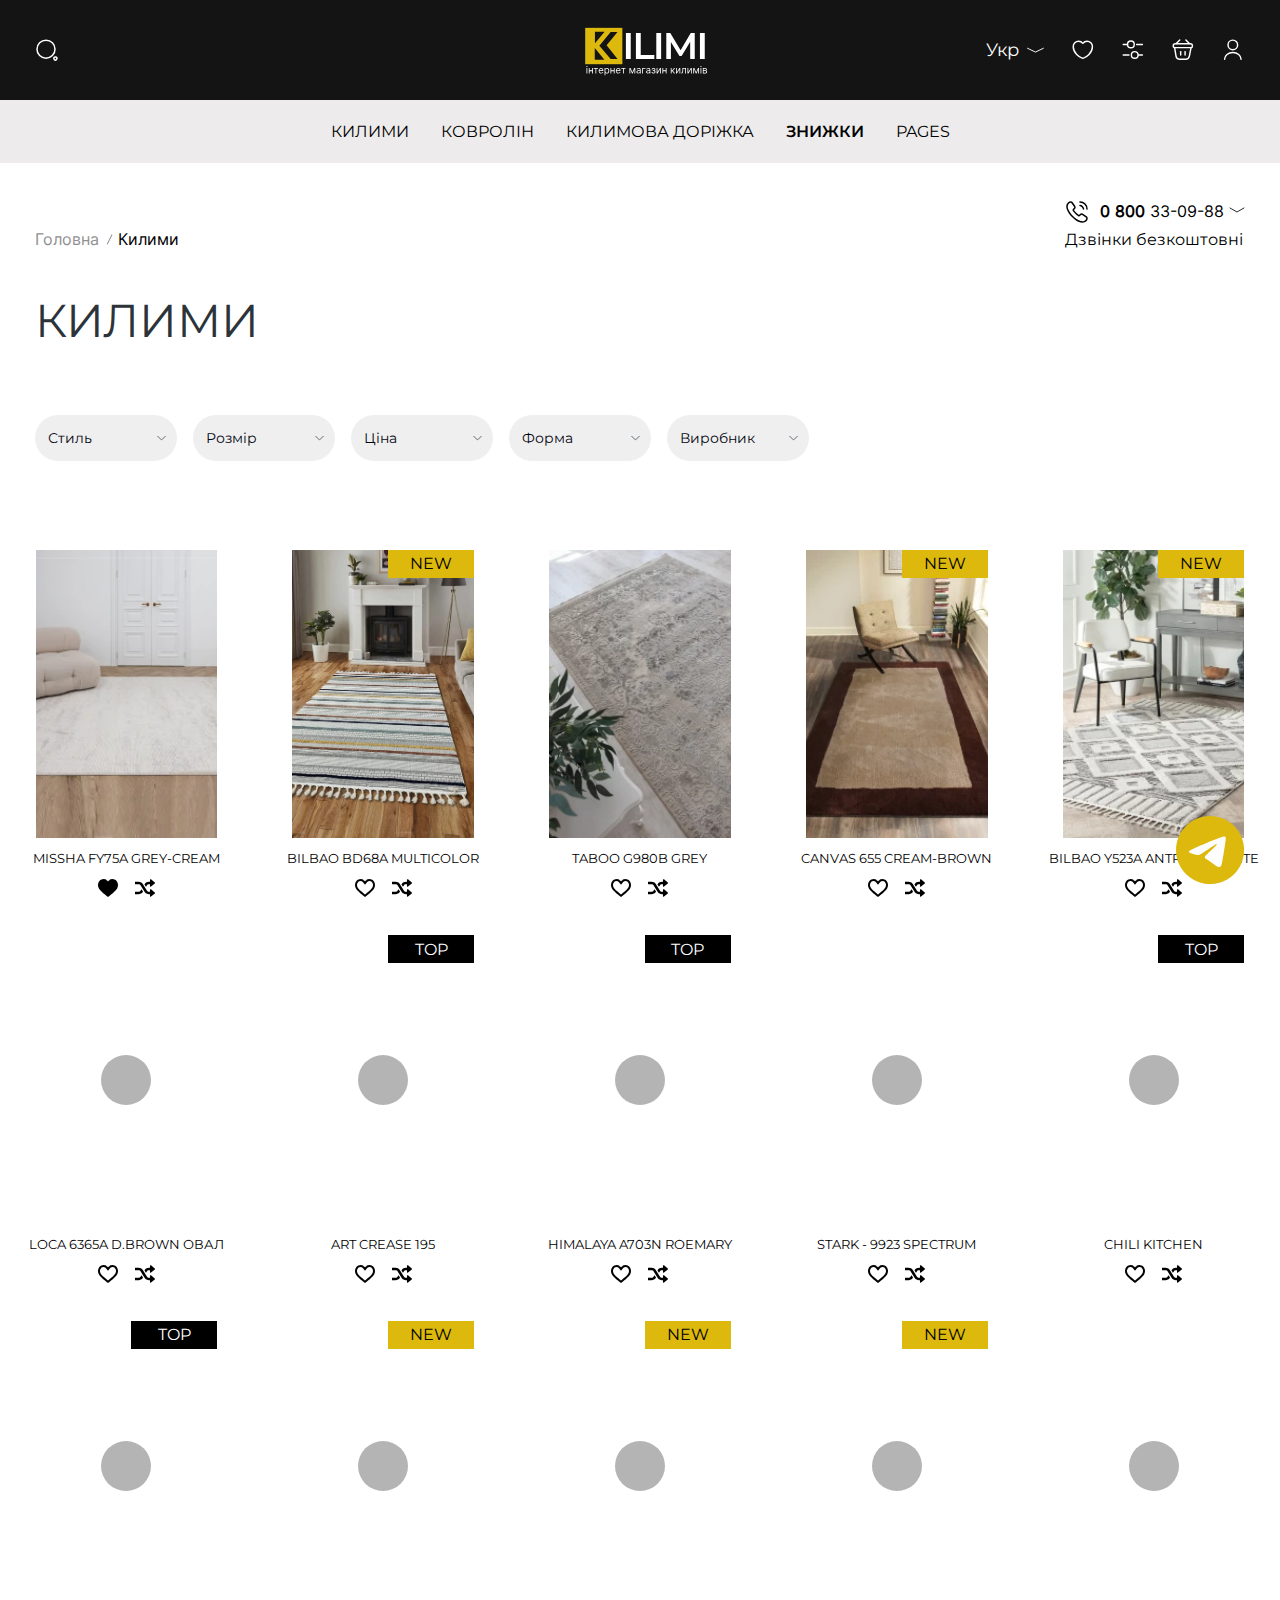
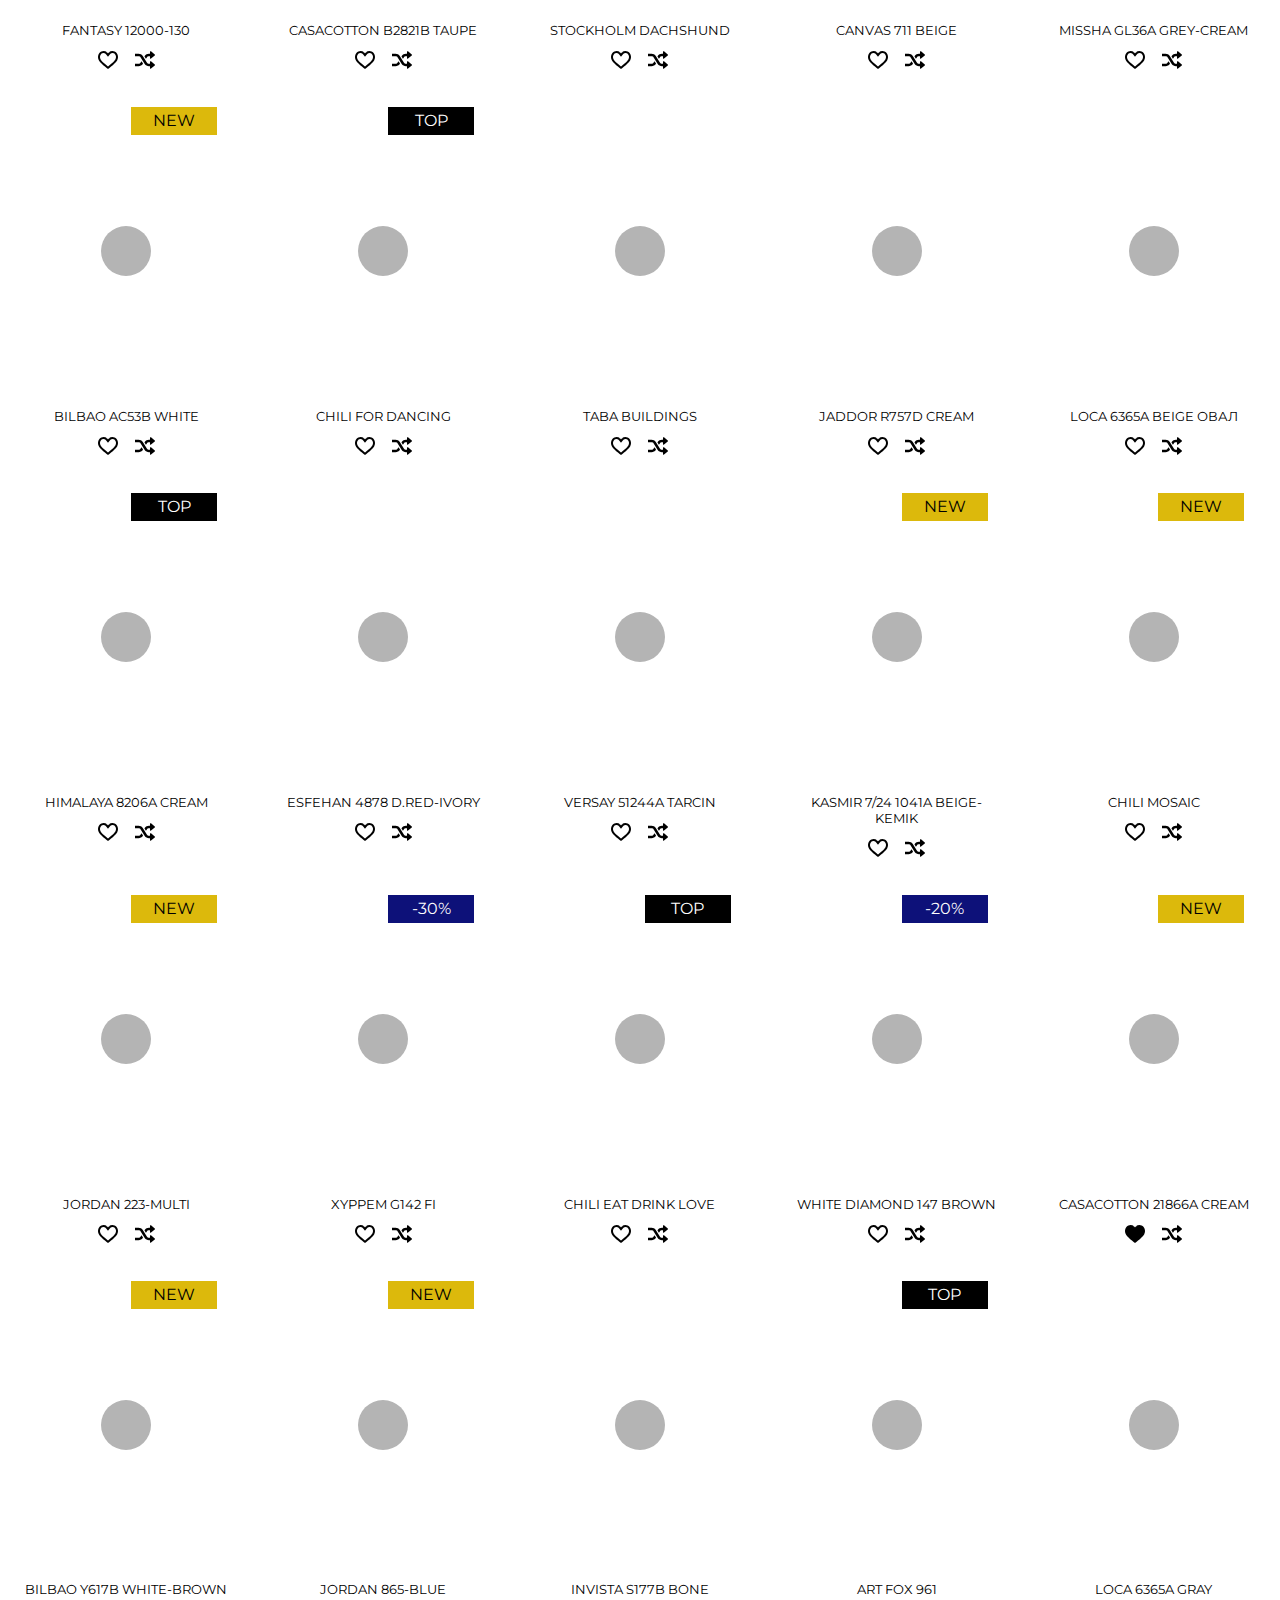
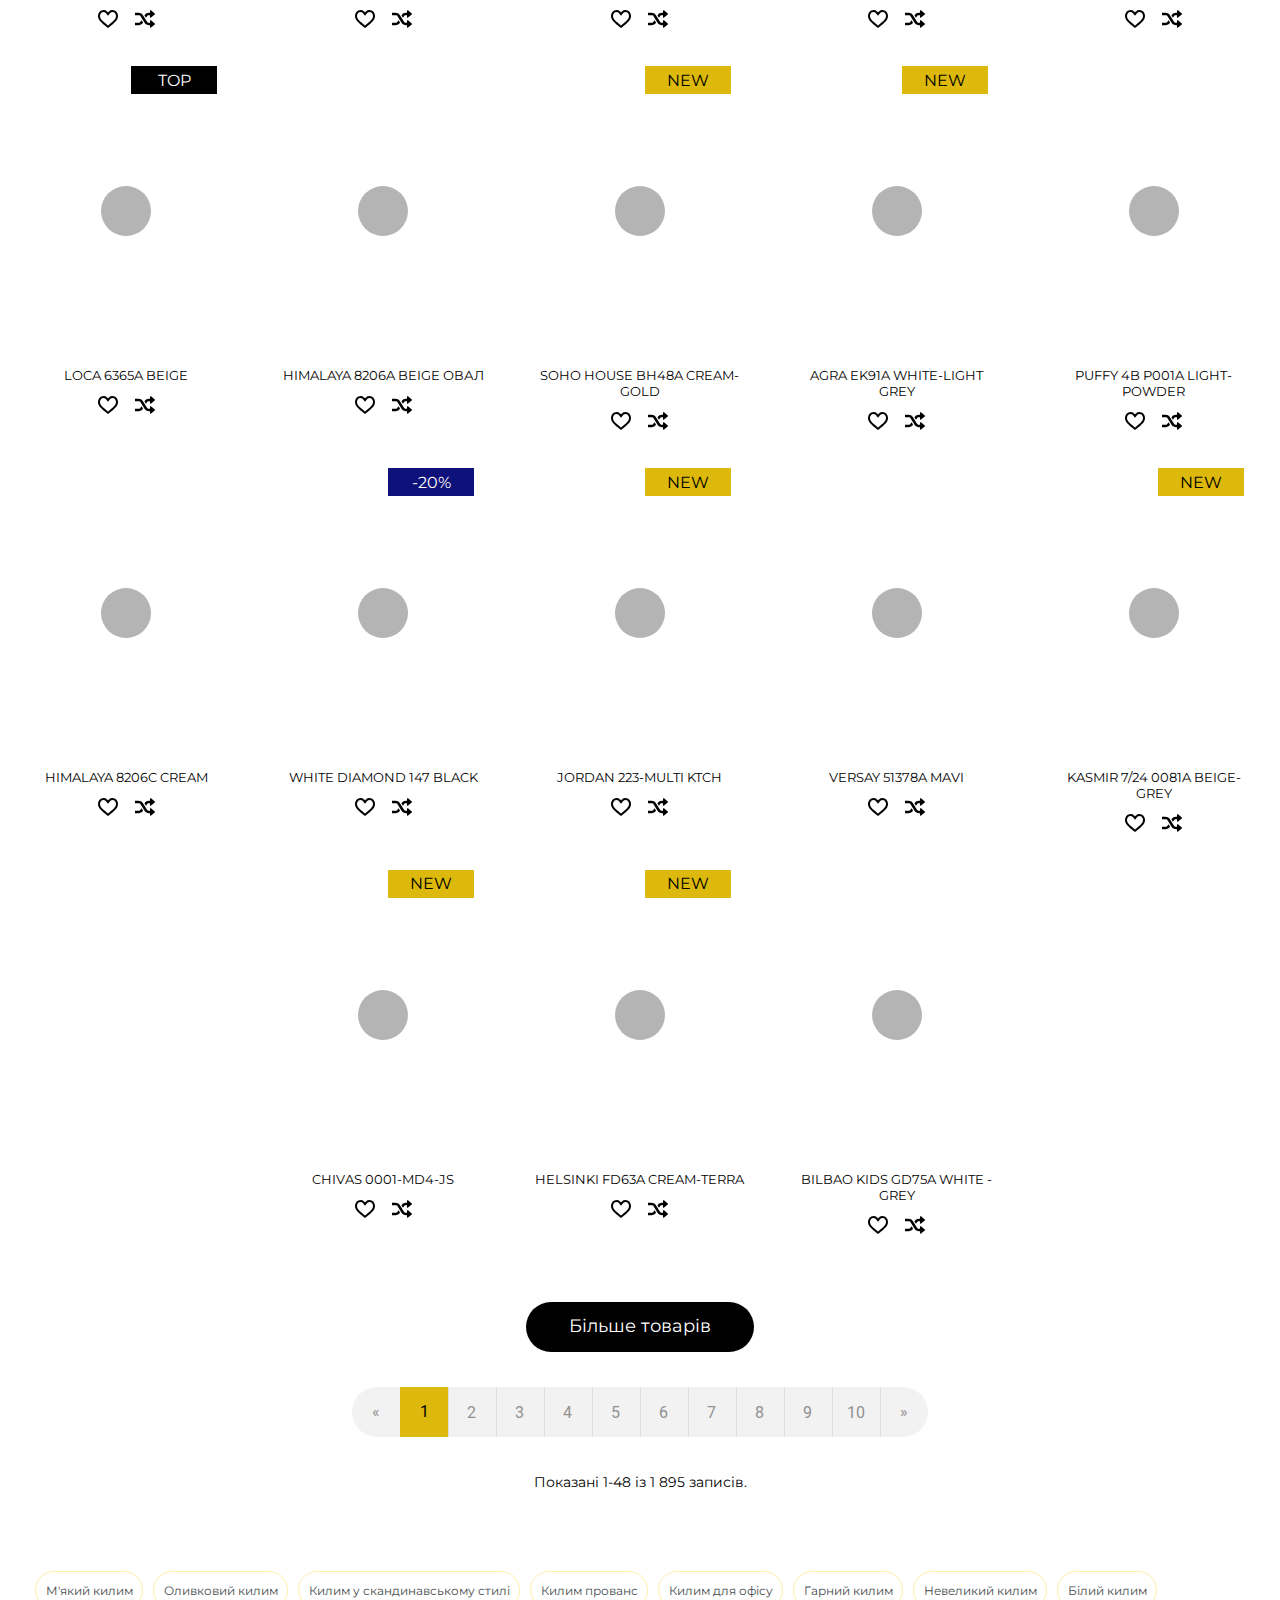
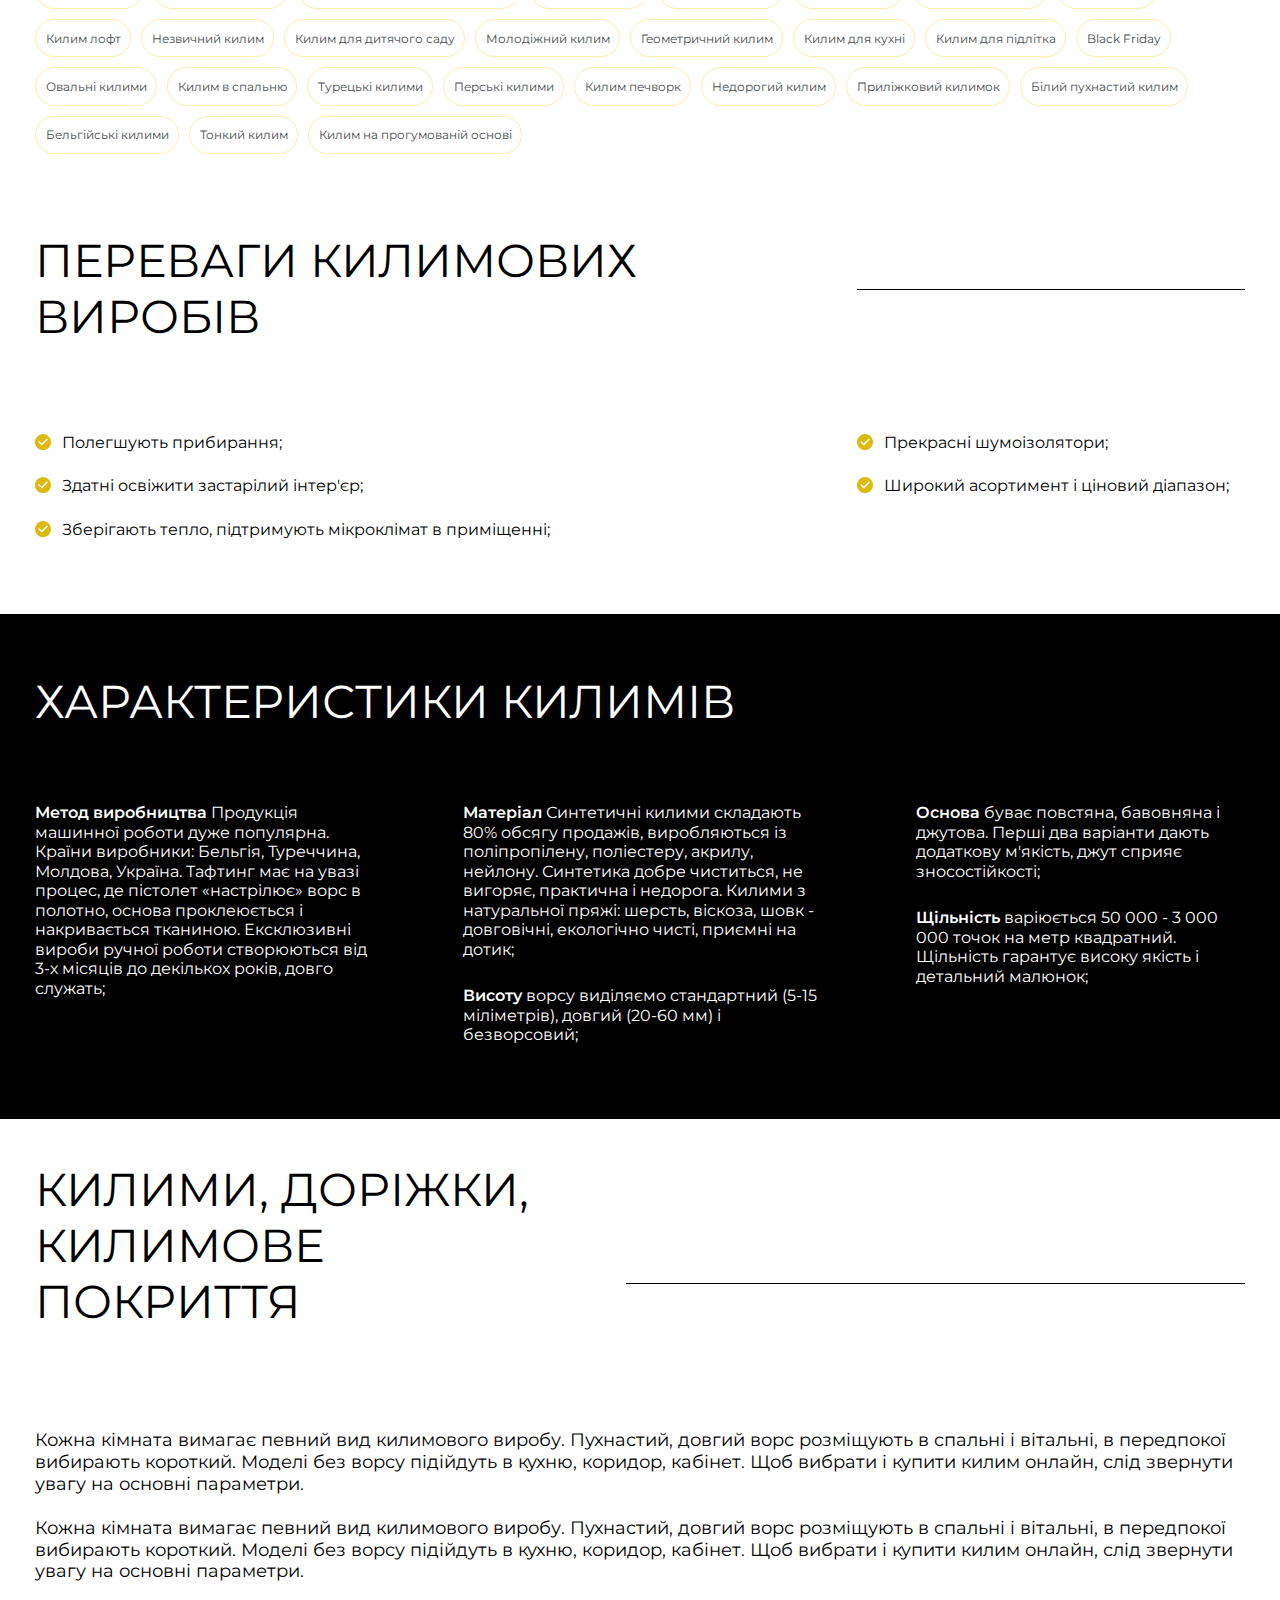
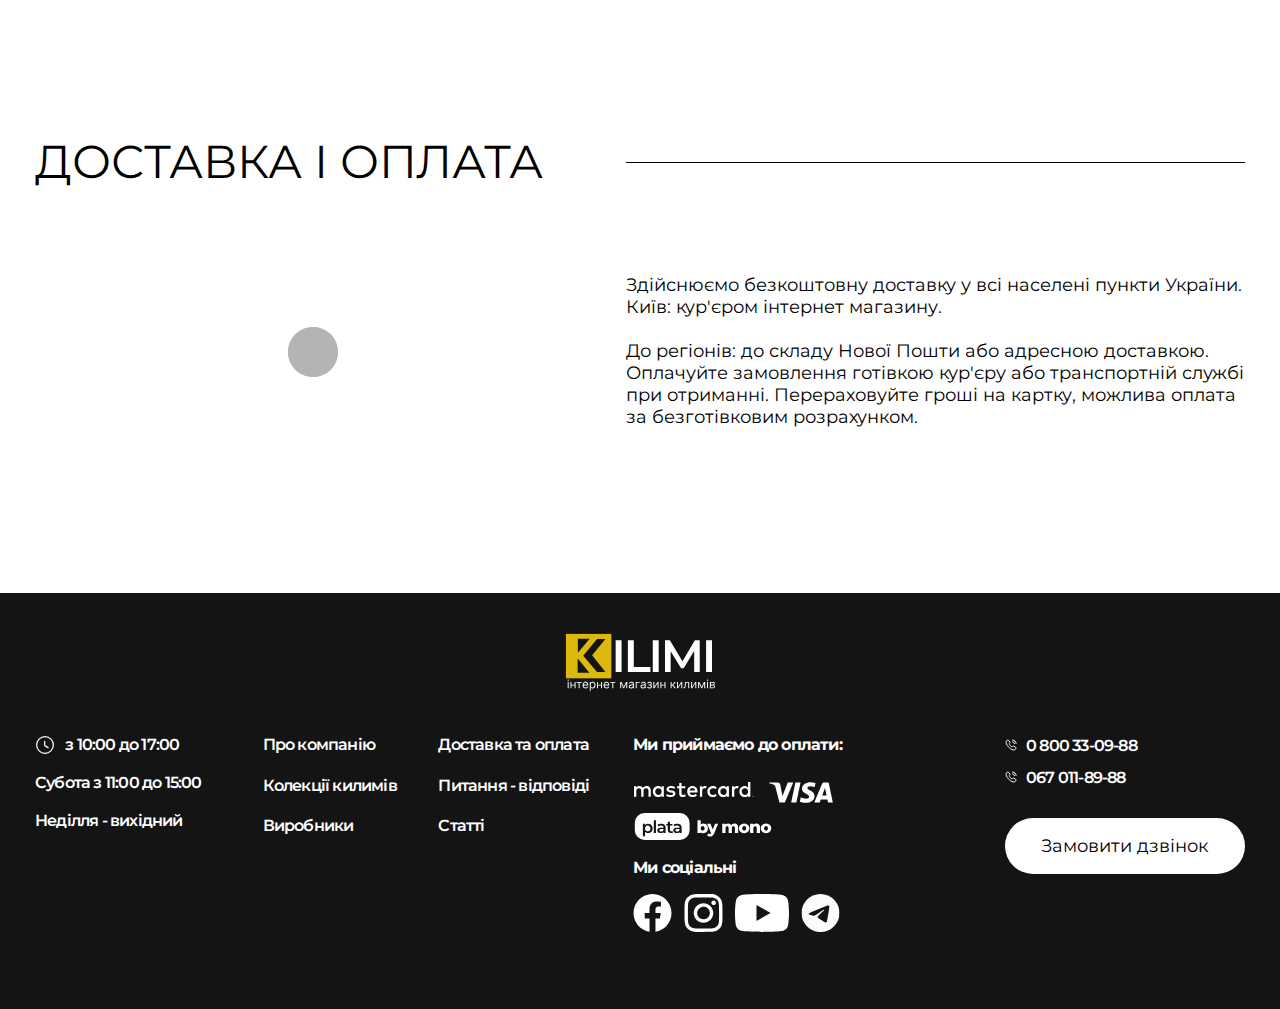
<file: catalog.html>
<!DOCTYPE html>
<html lang="uk">
<head>
   <meta charset="UTF-8">
   <meta http-equiv="X-UA-Compatible" content="IE=edge">
   <meta name="viewport" content="width=device-width, initial-scale=1.0">
   <link rel="stylesheet" href="files/select2/css/select2.min.css?_v=20240520172758">
   <link rel="stylesheet" href="css/style.min.css?_v=20240520172758">
   <link rel="stylesheet" href="files/swiper/swiper-bundle.min.css?_v=20240520172758">
   <!--<link rel="icon" type="image/svg+xml" href="favicon.svg">-->
   <title>KILIMI - Bilbao BD68A multicolor</title>
</head>

<body>
   <div class="wrapper">
      <header class="header">
   <div class="header__wrapper lock-padding">
      <div class="header__top">
         <div class="n_container">
            <button id="show-search-form" class="header__button">
               <img src="images/svg/search-icon.svg" alt="">
            </button>
            <a href="index.html" class="header__blockLogo">
               <img src="images/svg/logo.svg" alt="KILIMI - інтернет магазин килимів">
            </a>
            <div class="header__blockUser">
               <div class="select">
                  <div class="select__header">
                     <span class="select__current">Укр</span>
                     <div class="select__icon">
                        <svg width="18" height="6" viewBox="0 0 18 6" fill="none" xmlns="http://www.w3.org/2000/svg">
                           <path d="M0.578125 1.19238L8.94769 5.19238L17.3173 1.19238" stroke="white" stroke-linecap="round"/>
                        </svg>
                     </div>
                  </div>
                  <div class="select__body">
                     <div class="select__item current-lang">Укр</div>
                     <div class="select__item">GB</div>
                     <div class="select__item">PL</div>
                  </div>
               </div>
               <a href="#">
                  <img src="images/svg/favorite-icon.svg" alt="">
               </a>
               <a href="#">
                  <img src="images/svg/option-icon.svg" alt="">
               </a>
               <a href="to-order.html">
                  <img src="images/svg/basket-icon.svg" alt="">
               </a>
               <a href="#">
                  <img src="images/svg/user-icon.svg" alt="">
               </a>
            </div>
            <form class="header__serchForm hidden" action="#">
               <div class="n_container">
                  <input type="text" placeholder="Що бажаете знайти?">
                  <button type="submit">
                     <img src="images/svg/search-icon-black.svg" alt="">
                  </button>
               </div>
            </form>
         </div>
      </div>
      <div id="header-container" class="n_container header-container">
         <div class="header__menu menu">
            <div class="menu__body">
               <nav class="menu-topmenu-container">
                  <ul class="menu__list">
                     <li class="menu-item menu-item-has-children big-submenu">
                        <a href="#">
                           <span>КИЛИМИ</span>
                        </a>
                        <!--<span class="menu__arrow">
                           <svg width="11" height="7" viewBox="0 0 11 7" fill="none" xmlns="http://www.w3.org/2000/svg">
                              <path d="M1.00195 0.749512L5.50195 5.24951L10.002 0.749512" stroke="#332F2C" stroke-width="2"/>
                           </svg>
                        </span>-->
                        <div class="menu__sub-list">
                           <div class="column">
                              <ul>
                                 <li class="menu-item title-menu-item">
                                    <a href="#">Категорії</a>
                                 </li>
                                 <li class="menu-item">
                                    <a href="#">
                                       <span>АКРИЛОВІ КИЛИМИ</span>
                                    </a>
                                 </li>
                                 <li class="menu-item">
                                    <a href="#">
                                       <span>ДИТЯЧІ КИЛИМИ</span>
                                    </a>
                                 </li>
                                 <li class="menu-item">
                                    <a href="#">
                                       <span>ВИСОКОВОРСНІ КИЛИМИ</span>
                                    </a>
                                 </li>
                                 <li class="menu-item current-menu-item current_page_item">
                                    <a href="#">
                                       <span>СИНТЕТИЧНІ КИЛИМИ</span>
                                    </a>
                                 </li>
                                 <li class="menu-item">
                                    <a href="#">
                                       <span>КИЛИМИ З ВІСКОЗИ</span>
                                    </a>
                                 </li>
                                 <li class="menu-item">
                                    <a href="#">
                                       <span>КИЛИМИ З ВОВНИ</span>
                                    </a>
                                 </li>
                                 <li class="menu-item">
                                    <a href="#">
                                       <span>КИЛИМИ ДЛЯ ВАННОЇ</span>
                                    </a>
                                 </li>
                                 <li class="menu-item">
                                    <a href="#">
                                       <span>ШКІРИ</span>
                                    </a>
                                 </li>
                                 <li class="menu-item">
                                    <a href="#">
                                       <span>КИЛИМИ РУЧНОЇ РОБОТИ</span>
                                    </a>
                                 </li>
                                 <li class="menu-item">
                                    <a href="#">
                                       <span>БЕЗВОРСОВІ КИЛИМИ</span>
                                    </a>
                                 </li>
                                 <li class="menu-item">
                                    <a href="#">
                                       <span>ГОБЕЛЕНИ</span>
                                    </a>
                                 </li>
                                 <li class="menu-item">
                                    <a href="#">
                                       <span>АКСЕСУАРИ ДЛЯ КИЛИМІВ</span>
                                    </a>
                                 </li>
                              </ul>
                           </div>
                           <div class="column">
                              <ul>
                                 <li class="menu-item title-menu-item">
                                    <a href="#">
                                       <span>Стиль</span>
                                    </a>
                                 </li>
                                 <li class="menu-item">
                                    <a href="#">
                                       <span>СХІДНА КЛАСИКА</span>
                                    </a>
                                 </li>
                                 <li class="menu-item">
                                    <a href="#">
                                       <span>ЄВРОПЕЙСЬКА КЛАСИКА</span>
                                    </a>
                                 </li>
                                 <li class="menu-item">
                                    <a href="#">
                                       <span>СУЧАСНІ</span>
                                    </a>
                                 </li>
                                 <li class="menu-item">
                                    <a href="#">
                                       <span>ВІНТАЖНІ</span>
                                    </a>
                                 </li>
                                 <li class="menu-item">
                                    <a href="#">
                                       <span>ЕТНІЧНІ</span>
                                    </a>
                                 </li>
                                 <li class="menu-item">
                                    <a href="#">
                                       <span>ОДНОТОННІ</span>
                                    </a>
                                 </li>
                                 <li class="menu-item title-menu-item">
                                    <a href="#">
                                       <span>форма</span>
                                    </a>
                                 </li>
                                 <li class="menu-item">
                                    <a href="#">
                                       <span>ПРЯМОКУТНА</span>
                                    </a>
                                 </li>
                                 <li class="menu-item">
                                    <a href="#">
                                       <span>ОВАЛЬНА</span>
                                    </a>
                                 </li>
                                 <li class="menu-item">
                                    <a href="#">
                                       <span>КРУГЛА</span>
                                    </a>
                                 </li>
                                 <li class="menu-item">
                                    <a href="#">
                                       <span>КВАДРАТНА</span>
                                    </a>
                                 </li>
                              </ul>
                           </div>
                           <div class="column">
                              <ul>
                                 <li class="menu-item title-menu-item">
                                    <a href="#">
                                       <span>Розмір</span>
                                    </a>
                                 </li>
                                 <li class="menu-item">
                                    <a href="#">
                                       <span>0.80X1.50</span>
                                    </a>
                                 </li>
                                 <li class="menu-item">
                                    <a href="#">
                                       <span>1.20X1.70</span>
                                    </a>
                                 </li>
                                 <li class="menu-item">
                                    <a href="#">
                                       <span>1.40X2.00</span>
                                    </a>
                                 </li>
                                 <li class="menu-item">
                                    <a href="#">
                                       <span>1.60X2.30</span>
                                    </a>
                                 </li>
                                 <li class="menu-item">
                                    <a href="#">
                                       <span>2.00X3.00</span>
                                    </a>
                                 </li>
                                 <li class="menu-item">
                                    <a href="#">
                                       <span>2.50X3.50</span>
                                    </a>
                                 </li>
                                 <li class="menu-item">
                                    <a href="#">
                                       <span>3.00X4.00</span>
                                    </a>
                                 </li>
                                 <li class="menu-item title-menu-item">
                                    <a href="#">
                                       <span>Виробник</span>
                                    </a>
                                 </li>
                                 <li class="menu-item">
                                    <a href="#">
                                       <span>БЕЛЬГІЯ</span>
                                    </a>
                                 </li>
                                 <li class="menu-item">
                                    <a href="#">
                                       <span>ТУРЕЧЧИНА</span>
                                    </a>
                                 </li>
                                 <li class="menu-item">
                                    <a href="#">
                                       <span>ЄГИПЕТ</span>
                                    </a>
                                 </li>
                                 <li class="menu-item">
                                    <a href="#">
                                       <span>МОЛДОВА</span>
                                    </a>
                                 </li>
                                 <li class="menu-item">
                                    <a href="#">
                                       <span>УКРАЇНА</span>
                                    </a>
                                 </li>
                              </ul>
                           </div>
                        </div>
                     </li>
                     <li class="menu-item menu-item-has-children big-submenu">
                        <a href="#">
                           <span>КОВРОЛІН</span>
                        </a>
                        <!--<span class="menu__arrow">
                           <svg width="11" height="7" viewBox="0 0 11 7" fill="none" xmlns="http://www.w3.org/2000/svg">
                              <path d="M1.00195 0.749512L5.50195 5.24951L10.002 0.749512" stroke="#332F2C" stroke-width="2"/>
                           </svg>
                        </span>-->
                        <div class="menu__sub-list">
                           <div class="column">
                              <ul>
                                 <li class="menu-item title-menu-item">
                                    <a href="#">Категорії</a>
                                 </li>
                                 <li class="menu-item">
                                    <a href="#">
                                       <span>КИЛИМОВЕ ПОКРИТТЯ УКРАЇНА</span>
                                    </a>
                                 </li>
                                 <li class="menu-item">
                                    <a href="#">
                                       <span>КОВРОЛІН ДЛЯ ДОМУ</span>
                                    </a>
                                 </li>
                                 <li class="menu-item">
                                    <a href="#">
                                       <span>КОВРОЛІН ДЛЯ ОФІСУ</span>
                                    </a>
                                 </li>
                                 <li class="menu-item">
                                    <a href="#">
                                       <span>ДИТЯЧИЙ КОВРОЛІН</span>
                                    </a>
                                 </li>
                                 <li class="menu-item">
                                    <a href="#">
                                       <span>ШТУЧНА ТРАВА</span>
                                    </a>
                                 </li>
                              </ul>
                           </div>
                           <div class="column">
                              <ul>
                                 <li class="menu-item title-menu-item">
                                    <a href="#">Ширина</a>
                                 </li>
                                 <li class="menu-item">
                                    <a href="#">
                                       <span>1.00 M</span>
                                    </a>
                                 </li>
                                 <li class="menu-item">
                                    <a href="#">
                                       <span>2.00 M</span>
                                    </a>
                                 </li>
                                 <li class="menu-item">
                                    <a href="#">
                                       <span>3.00 M</span>
                                    </a>
                                 </li>
                                 <li class="menu-item">
                                    <a href="#">
                                       <span>4.00 M</span>
                                    </a>
                                 </li>
                                 <li class="menu-item">
                                    <a href="#">
                                       <span>5.00 M</span>
                                    </a>
                                 </li>
                                 <li class="menu-item title-menu-item">
                                    <a href="#">Стиль</a>
                                 </li>
                                 <li class="menu-item">
                                    <a href="#">
                                       <span>ВИСОКОВОРСНИЙ</span>
                                    </a>
                                 </li>
                                 <li class="menu-item">
                                    <a href="#">
                                       <span>БЕЗВОРСОВИЙ</span>
                                    </a>
                                 </li>
                                 <li class="menu-item">
                                    <a href="#">
                                       <span>ДЛЯ ОФІСУ</span>
                                    </a>
                                 </li>
                              </ul>
                           </div>
                           <div class="column">
                              <ul>
                                 <li class="menu-item title-menu-item">
                                    <a href="#">Виробник</a>
                                 </li>
                                 <li class="menu-item">
                                    <a href="#">
                                       <span>БЕЛЬГІЯ</span>
                                    </a>
                                 </li>
                                 <li class="menu-item">
                                    <a href="#">
                                       <span>МОЛДОВА</span>
                                    </a>
                                 </li>
                                 <li class="menu-item">
                                    <a href="#">
                                       <span>ТУРЕЧЧИНА</span>
                                    </a>
                                 </li>
                                 <li class="menu-item">
                                    <a href="#">
                                       <span>УКРАЇНА</span>
                                    </a>
                                 </li>
                              </ul>
                           </div>
                        </div>
                     </li>
                     <li class="menu-item menu-item-has-children big-submenu">
                        <a href="#">
                           <span>Килимова доріжка</span>
                        </a>
                        <!--<span class="menu__arrow">
                           <svg width="11" height="7" viewBox="0 0 11 7" fill="none" xmlns="http://www.w3.org/2000/svg">
                              <path d="M1.00195 0.749512L5.50195 5.24951L10.002 0.749512" stroke="#332F2C" stroke-width="2"/>
                           </svg>
                        </span>-->
                        <div class="menu__sub-list">
                           <div class="column">
                              <ul>
                                 <li class="menu-item title-menu-item">
                                    <a href="#">Категорії</a>
                                 </li>
                                 <li class="menu-item">
                                    <a href="#">
                                       <span>КИЛИМОВА ДОРІЖКА НА ВІДРІЗ</span>
                                    </a>
                                 </li>
                                 <li class="menu-item">
                                    <a href="#">
                                       <span>КИЛИМОВА ДОРІЖКА УКРАЇНА</span>
                                    </a>
                                 </li>
                                 <li class="menu-item">
                                    <a href="#">
                                       <span>КИЛИМОВА ДОРІЖКА ОДНОТОННА</span>
                                    </a>
                                 </li>
                              </ul>
                           </div>
                           <div class="column">
                              <ul>
                                 <li class="menu-item title-menu-item">
                                    <a href="#">Ширина</a>
                                 </li>
                                 <li class="menu-item">
                                    <a href="#">
                                       <span>0.80 M</span>
                                    </a>
                                 </li>
                                 <li class="menu-item">
                                    <a href="#">
                                       <span>1.00 M</span>
                                    </a>
                                 </li>
                                 <li class="menu-item">
                                    <a href="#">
                                       <span>1.20 M</span>
                                    </a>
                                 </li>
                                 <li class="menu-item">
                                    <a href="#">
                                       <span>2.00 M</span>
                                    </a>
                                 </li>
                                 <li class="menu-item">
                                    <a href="#">
                                       <span>2.50 M</span>
                                    </a>
                                 </li>
                                 <li class="menu-item title-menu-item">
                                    <a href="#">Стиль</a>
                                 </li>
                                 <li class="menu-item">
                                    <a href="#">
                                       <span>БЕЗВОРСОВИЙ</span>
                                    </a>
                                 </li>
                                 <li class="menu-item">
                                    <a href="#">
                                       <span>ВИСОКОВОРСНИЙ</span>
                                    </a>
                                 </li>
                                 <li class="menu-item">
                                    <a href="#">
                                       <span>ДИТЯЧИЙ</span>
                                    </a>
                                 </li>
                                 <li class="menu-item">
                                    <a href="#">
                                       <span>СУЧАСНИЙ</span>
                                    </a>
                                 </li>
                              </ul>
                           </div>
                           <div class="column">
                              <ul>
                                 <li class="menu-item title-menu-item">
                                    <a href="#">Виробник</a>
                                 </li>
                                 <li class="menu-item">
                                    <a href="#">
                                       <span>БЕЛЬГІЯ</span>
                                    </a>
                                 </li>
                                 <li class="menu-item">
                                    <a href="#">
                                       <span>МОЛДОВА</span>
                                    </a>
                                 </li>
                                 <li class="menu-item">
                                    <a href="#">
                                       <span>ПОЛЬЩА</span>
                                    </a>
                                 </li>
                                 <li class="menu-item">
                                    <a href="#">
                                       <span>ТУРЕЧЧИНА</span>
                                    </a>
                                 </li>
                                 <li class="menu-item">
                                    <a href="#">
                                       <span>УЗБЕКИСТАН</span>
                                    </a>
                                 </li>
                                 <li class="menu-item">
                                    <a href="#">
                                       <span>УКРАЇНА</span>
                                    </a>
                                 </li>
                              </ul>
                           </div>
                        </div>
                     </li>
                     <li class="menu-item fatty">
                        <a href="#">
                           <span>знижки</span>
                        </a>
                     </li>
                     <li class="menu-item menu-item-has-children">
                        <a href="#">
                           <span>Pages</span>
                        </a>
                        <!--<span class="menu__arrow">
                           <svg width="11" height="7" viewBox="0 0 11 7" fill="none" xmlns="http://www.w3.org/2000/svg">
                              <path d="M1.00195 0.749512L5.50195 5.24951L10.002 0.749512" stroke="#332F2C" stroke-width="2"/>
                           </svg>
                        </span>-->
                        <ul class="menu__sub-list">
                           <li class="menu-item">
                              <a href="#">Page 1</a>
                           </li>
                           <li class="menu-item current-menu-item current_page_item">
                              <a href="#">Page 2</a>
                           </li>
                           <li class="menu-item">
                              <a href="#">Page 3</a>
                           </li>
                           <li class="menu-item">
                              <a href="#">Page 4</a>
                           </li>
                        </ul>
                     </li>
                  </ul>
               </nav>
            </div>
         </div>
         <div class="menu__icon">
            <span></span>
         </div>
      </div>
   </div>
</header>
      <main class="main page-catalog">
         <div class="n_container">
            <div class="page__head">
               <ul class="breadcrumbs">
                  <li class="breadcrumbs__item">
                     <a class="breadcrumbs__link" href="/">Головна</a>
                  </li>
                  <li class="breadcrumbs__item">
                     <span class="breadcrumbs__name">Килими</span>
                  </li>
               </ul>
               <div class="calls-are-free">
                  <div class="calls-are-free__phone">
                     <img class="calls-are-free__icon" src="images/svg/calls-are-free-phone-icon.svg" alt="">
                     <p id="calls-are-free-show-phones"><span>0 800</span> 33-09-88</p>
                     <img class="calls-are-free__arrow" src="images/svg/calls-are-free-arrow.svg" alt="">
                  </div>
                  <div class="calls-are-free__blockPhones">
                     <ul>
                        <li>
                           <a href="tel:0800330488"><span>0 800</span> 33-04-88</a>
                        </li>
                        <li>
                           <a href="tel:0800330188"><span>0 800</span> 33-01-88</a>
                        </li>
                        <li>
                           <a href="tel:0800330688"><span>0 800</span> 33-06-88</a>
                        </li>
                        <li>
                           <a href="tel:0800330838"><span>0 800</span> 33-08-38</a>
                        </li>
                     </ul>
                  </div>
                  <p class="calls-are-free__textUnderPhone">Дзвінки безкоштовні</p>
               </div>
            </div>
            <h1>Килими</h1>
            <button type="button" id="show-filter" class="catalog__button-show-filter">
               Фільтр <img src="images/svg/filter-icon.svg" alt="">
            </button>
            <div class="catalog__filter">
               <button type="button" id="close-filter" class="catalog__filterClose">Закрити</button>
               <div class="wrap-content">
                  <div class="wrap-custom-selects">
                     <div class="custom-select">
                        <div class="custom-select__header">
                           <span class="custom-select__current">Стиль</span>
                           <div class="custom-select__icon">
                              <img src="images/svg/custom-select-arrow.svg" alt="">
                           </div>
                        </div>
                        <div class="custom-select__body">
                           <div class="content">
                              <label class="custom-checkbox">
                                 <input type="checkbox" class="custom-checkbox__input">
                                 <span class="custom-checkbox__box"></span>
                                 <span class="custom-checkbox__text">європейська класика</span>
                              </label>
                              <label class="custom-checkbox">
                                 <input type="checkbox" class="custom-checkbox__input">
                                 <span class="custom-checkbox__box"></span>
                                 <span class="custom-checkbox__text">безворсові</span>
                              </label>
                              <label class="custom-checkbox">
                                 <input type="checkbox" class="custom-checkbox__input">
                                 <span class="custom-checkbox__box"></span>
                                 <span class="custom-checkbox__text">вінтажні</span>
                              </label>
                              <label class="custom-checkbox">
                                 <input type="checkbox" class="custom-checkbox__input">
                                 <span class="custom-checkbox__box"></span>
                                 <span class="custom-checkbox__text">високоворсні</span>
                              </label>
                              <label class="custom-checkbox">
                                 <input type="checkbox" class="custom-checkbox__input">
                                 <span class="custom-checkbox__box"></span>
                                 <span class="custom-checkbox__text">гобелени</span>
                              </label>
                              <label class="custom-checkbox">
                                 <input type="checkbox" class="custom-checkbox__input">
                                 <span class="custom-checkbox__box"></span>
                                 <span class="custom-checkbox__text">дитячі</span>
                              </label>
                              <label class="custom-checkbox">
                                 <input type="checkbox" class="custom-checkbox__input">
                                 <span class="custom-checkbox__box"></span>
                                 <span class="custom-checkbox__text">для ванної</span>
                              </label>
                              <label class="custom-checkbox input-disabled">
                                 <input type="checkbox" class="custom-checkbox__input" disabled>
                                 <span class="custom-checkbox__box"></span>
                                 <span class="custom-checkbox__text">етнічні</span>
                              </label>
                              <label class="custom-checkbox input-disabled">
                                 <input type="checkbox" class="custom-checkbox__input" disabled>
                                 <span class="custom-checkbox__box"></span>
                                 <span class="custom-checkbox__text">однотонні</span>
                              </label>
                              <label class="custom-checkbox input-disabled">
                                 <input type="checkbox" class="custom-checkbox__input" disabled>
                                 <span class="custom-checkbox__box"></span>
                                 <span class="custom-checkbox__text">сучасні</span>
                              </label>
                              <label class="custom-checkbox input-disabled">
                                 <input type="checkbox" class="custom-checkbox__input" disabled>
                                 <span class="custom-checkbox__box"></span>
                                 <span class="custom-checkbox__text">східна класика</span>
                              </label>
                              <label class="custom-checkbox input-disabled">
                                 <input type="checkbox" class="custom-checkbox__input" disabled>
                                 <span class="custom-checkbox__box"></span>
                                 <span class="custom-checkbox__text">флористика</span>
                              </label>
                              <label class="custom-checkbox input-disabled">
                                 <input type="checkbox" class="custom-checkbox__input" disabled>
                                 <span class="custom-checkbox__box"></span>
                                 <span class="custom-checkbox__text">шкіри</span>
                              </label>
                              <label class="custom-checkbox input-disabled">
                                 <input type="checkbox" class="custom-checkbox__input" disabled>
                                 <span class="custom-checkbox__box"></span>
                                 <span class="custom-checkbox__text">шкіри</span>
                              </label>
                              <label class="custom-checkbox input-disabled">
                                 <input type="checkbox" class="custom-checkbox__input" disabled>
                                 <span class="custom-checkbox__box"></span>
                                 <span class="custom-checkbox__text">шкіри</span>
                              </label>
                              <label class="custom-checkbox input-disabled">
                                 <input type="checkbox" class="custom-checkbox__input" disabled>
                                 <span class="custom-checkbox__box"></span>
                                 <span class="custom-checkbox__text">шкіри</span>
                              </label>
                              <label class="custom-checkbox input-disabled">
                                 <input type="checkbox" class="custom-checkbox__input" disabled>
                                 <span class="custom-checkbox__box"></span>
                                 <span class="custom-checkbox__text">шкіри</span>
                              </label>
                              <label class="custom-checkbox input-disabled">
                                 <input type="checkbox" class="custom-checkbox__input" disabled>
                                 <span class="custom-checkbox__box"></span>
                                 <span class="custom-checkbox__text">шкіри</span>
                              </label>
                              <label class="custom-checkbox input-disabled">
                                 <input type="checkbox" class="custom-checkbox__input" disabled>
                                 <span class="custom-checkbox__box"></span>
                                 <span class="custom-checkbox__text">шкіри</span>
                              </label>
                           </div>
                        </div>
                     </div>
                     <div class="custom-select">
                        <div class="custom-select__header">
                           <span class="custom-select__current">Розмір</span>
                           <div class="custom-select__icon">
                              <img src="images/svg/custom-select-arrow.svg" alt="">
                           </div>
                        </div>
                        <div class="custom-select__body">
                           <div class="content">
                              <label class="custom-checkbox">
                                 <input type="checkbox" class="custom-checkbox__input">
                                 <span class="custom-checkbox__box"></span>
                                 <span class="custom-checkbox__text">0.60x0.90</span>
                              </label>
                              <label class="custom-checkbox">
                                 <input type="checkbox" class="custom-checkbox__input">
                                 <span class="custom-checkbox__box"></span>
                                 <span class="custom-checkbox__text">0.80x1.50</span>
                              </label>
                              <label class="custom-checkbox">
                                 <input type="checkbox" class="custom-checkbox__input">
                                 <span class="custom-checkbox__box"></span>
                                 <span class="custom-checkbox__text">1.00x1.50</span>
                              </label>
                              <label class="custom-checkbox">
                                 <input type="checkbox" class="custom-checkbox__input">
                                 <span class="custom-checkbox__box"></span>
                                 <span class="custom-checkbox__text">1.00x2.00</span>
                              </label>
                              <label class="custom-checkbox">
                                 <input type="checkbox" class="custom-checkbox__input">
                                 <span class="custom-checkbox__box"></span>
                                 <span class="custom-checkbox__text">1.20x1.20</span>
                              </label>
                              <label class="custom-checkbox">
                                 <input type="checkbox" class="custom-checkbox__input">
                                 <span class="custom-checkbox__box"></span>
                                 <span class="custom-checkbox__text">1.20x1.70</span>
                              </label>
                              <label class="custom-checkbox">
                                 <input type="checkbox" class="custom-checkbox__input">
                                 <span class="custom-checkbox__box"></span>
                                 <span class="custom-checkbox__text">1.40x2.00</span>
                              </label>
                              <label class="custom-checkbox">
                                 <input type="checkbox" class="custom-checkbox__input">
                                 <span class="custom-checkbox__box"></span>
                                 <span class="custom-checkbox__text">1.50x1.50</span>
                              </label>
                              <label class="custom-checkbox">
                                 <input type="checkbox" class="custom-checkbox__input">
                                 <span class="custom-checkbox__box"></span>
                                 <span class="custom-checkbox__text">1.60x2.30</span>
                              </label>
                              <label class="custom-checkbox">
                                 <input type="checkbox" class="custom-checkbox__input">
                                 <span class="custom-checkbox__box"></span>
                                 <span class="custom-checkbox__text">2.00x2.00</span>
                              </label>
                              <label class="custom-checkbox">
                                 <input type="checkbox" class="custom-checkbox__input">
                                 <span class="custom-checkbox__box"></span>
                                 <span class="custom-checkbox__text">2.00x2.50</span>
                              </label>
                              <label class="custom-checkbox">
                                 <input type="checkbox" class="custom-checkbox__input">
                                 <span class="custom-checkbox__box"></span>
                                 <span class="custom-checkbox__text">2.00x3.00</span>
                              </label>
                              <label class="custom-checkbox">
                                 <input type="checkbox" class="custom-checkbox__input">
                                 <span class="custom-checkbox__box"></span>
                                 <span class="custom-checkbox__text">2.00x4.00</span>
                              </label>
                              <label class="custom-checkbox">
                                 <input type="checkbox" class="custom-checkbox__input">
                                 <span class="custom-checkbox__box"></span>
                                 <span class="custom-checkbox__text">2.50x2.50</span>
                              </label>
                              <label class="custom-checkbox">
                                 <input type="checkbox" class="custom-checkbox__input">
                                 <span class="custom-checkbox__box"></span>
                                 <span class="custom-checkbox__text">2.50x3.00</span>
                              </label>
                              <label class="custom-checkbox">
                                 <input type="checkbox" class="custom-checkbox__input">
                                 <span class="custom-checkbox__box"></span>
                                 <span class="custom-checkbox__text">2.50x3.50</span>
                              </label>
                              <label class="custom-checkbox">
                                 <input type="checkbox" class="custom-checkbox__input">
                                 <span class="custom-checkbox__box"></span>
                                 <span class="custom-checkbox__text">2.50x5.00</span>
                              </label>
                              <label class="custom-checkbox">
                                 <input type="checkbox" class="custom-checkbox__input">
                                 <span class="custom-checkbox__box"></span>
                                 <span class="custom-checkbox__text">3.00x3.00 і більше</span>
                              </label>
                              <label class="custom-checkbox">
                                 <input type="checkbox" class="custom-checkbox__input">
                                 <span class="custom-checkbox__box"></span>
                                 <span class="custom-checkbox__text">3.00x4.00</span>
                              </label>
                              <label class="custom-checkbox">
                                 <input type="checkbox" class="custom-checkbox__input">
                                 <span class="custom-checkbox__box"></span>
                                 <span class="custom-checkbox__text">3.00x5.00 і більше</span>
                              </label>
                           </div>
                        </div>
                     </div>
                     <div class="custom-select">
                        <div class="custom-select__header">
                           <span class="custom-select__current">Ціна</span>
                           <div class="custom-select__icon">
                              <img src="images/svg/custom-select-arrow.svg" alt="">
                           </div>
                        </div>
                        <div class="custom-select__body">
                           <div class="content">
                              <div class="widget-price">
                                 <div class="wrap-fields">
                                    <div class="wrap-field">
                                       <input type="text" name="price-from" placeholder="2999">
                                    </div>
                                    <div class="wrap-field">
                                       <input type="text" name="price-to" placeholder="67099">
                                    </div>
                                 </div>
                                 <div class="rangeslider">
                                    <input class="min input-ranges" name="range_1" type="range" min="1" max="67099" value="7600">
                                    <input class="max input-ranges" name="range_1" type="range" min="1" max="67099" value="67099">
                                 </div>
                              </div>
                           </div>
                        </div>
                     </div>
                     <div class="custom-select">
                        <div class="custom-select__header">
                           <span class="custom-select__current">Форма</span>
                           <div class="custom-select__icon">
                              <img src="images/svg/custom-select-arrow.svg" alt="">
                           </div>
                        </div>
                        <div class="custom-select__body">
                           <div class="content">
                              <label class="custom-checkbox">
                                 <input type="checkbox" class="custom-checkbox__input">
                                 <span class="custom-checkbox__box"></span>
                                 <span class="custom-checkbox__text">квадратна</span>
                              </label>
                              <label class="custom-checkbox">
                                 <input type="checkbox" class="custom-checkbox__input">
                                 <span class="custom-checkbox__box"></span>
                                 <span class="custom-checkbox__text">кругла</span>
                              </label>
                              <label class="custom-checkbox">
                                 <input type="checkbox" class="custom-checkbox__input">
                                 <span class="custom-checkbox__box"></span>
                                 <span class="custom-checkbox__text">овальна</span>
                              </label>
                              <label class="custom-checkbox">
                                 <input type="checkbox" class="custom-checkbox__input">
                                 <span class="custom-checkbox__box"></span>
                                 <span class="custom-checkbox__text">прямокутна</span>
                              </label>
                           </div>
                        </div>
                     </div>
                     <div class="custom-select">
                        <div class="custom-select__header">
                           <span class="custom-select__current">Виробник</span>
                           <div class="custom-select__icon">
                              <img src="images/svg/custom-select-arrow.svg" alt="">
                           </div>
                        </div>
                        <div class="custom-select__body">
                           <div class="content">
                              <label class="custom-checkbox">
                                 <input type="checkbox" class="custom-checkbox__input">
                                 <span class="custom-checkbox__box"></span>
                                 <span class="custom-checkbox__text">Єгипет</span>
                              </label>
                              <label class="custom-checkbox">
                                 <input type="checkbox" class="custom-checkbox__input">
                                 <span class="custom-checkbox__box"></span>
                                 <span class="custom-checkbox__text">Індія</span>
                              </label>
                              <label class="custom-checkbox">
                                 <input type="checkbox" class="custom-checkbox__input">
                                 <span class="custom-checkbox__box"></span>
                                 <span class="custom-checkbox__text">Іран</span>
                              </label>
                              <label class="custom-checkbox">
                                 <input type="checkbox" class="custom-checkbox__input">
                                 <span class="custom-checkbox__box"></span>
                                 <span class="custom-checkbox__text">Білорусь</span>
                              </label>
                              <label class="custom-checkbox">
                                 <input type="checkbox" class="custom-checkbox__input">
                                 <span class="custom-checkbox__box"></span>
                                 <span class="custom-checkbox__text">Бельгія</span>
                              </label>
                              <label class="custom-checkbox">
                                 <input type="checkbox" class="custom-checkbox__input">
                                 <span class="custom-checkbox__box"></span>
                                 <span class="custom-checkbox__text">Греція</span>
                              </label>
                              <label class="custom-checkbox">
                                 <input type="checkbox" class="custom-checkbox__input">
                                 <span class="custom-checkbox__box"></span>
                                 <span class="custom-checkbox__text">Китай</span>
                              </label>
                              <label class="custom-checkbox">
                                 <input type="checkbox" class="custom-checkbox__input">
                                 <span class="custom-checkbox__box"></span>
                                 <span class="custom-checkbox__text">Марокко</span>
                              </label>
                              <label class="custom-checkbox">
                                 <input type="checkbox" class="custom-checkbox__input">
                                 <span class="custom-checkbox__box"></span>
                                 <span class="custom-checkbox__text">Молдова</span>
                              </label>
                              <label class="custom-checkbox">
                                 <input type="checkbox" class="custom-checkbox__input">
                                 <span class="custom-checkbox__box"></span>
                                 <span class="custom-checkbox__text">Непал</span>
                              </label>
                              <label class="custom-checkbox">
                                 <input type="checkbox" class="custom-checkbox__input">
                                 <span class="custom-checkbox__box"></span>
                                 <span class="custom-checkbox__text">Нова Зеландія</span>
                              </label>
                              <label class="custom-checkbox">
                                 <input type="checkbox" class="custom-checkbox__input">
                                 <span class="custom-checkbox__box"></span>
                                 <span class="custom-checkbox__text">Польща</span>
                              </label>
                              <label class="custom-checkbox">
                                 <input type="checkbox" class="custom-checkbox__input">
                                 <span class="custom-checkbox__box"></span>
                                 <span class="custom-checkbox__text">Туреччина</span>
                              </label>
                              <label class="custom-checkbox">
                                 <input type="checkbox" class="custom-checkbox__input">
                                 <span class="custom-checkbox__box"></span>
                                 <span class="custom-checkbox__text">Узбекистан</span>
                              </label>
                              <label class="custom-checkbox">
                                 <input type="checkbox" class="custom-checkbox__input">
                                 <span class="custom-checkbox__box"></span>
                                 <span class="custom-checkbox__text">Україна</span>
                              </label>
                           </div>
                        </div>
                     </div>
                  </div>
                  <div class="wrap-selects">
                     <a href="#" id="filter-delete-all" class="delete-all hidden">Видалити все <img src="images/svg/filter-remove-selectd.svg" alt=""></a>
                  </div>
               </div>
            </div>
            <div class="catalog__items">
               <div class="catalog__item">
                  <div class="catalog__block">
                     <a href="product.html" class="catalog__blockImage wrap-lazy-load-image">
                        <img src="images/popular-goods-image-1.png" alt="">
                     </a>
                     <div class="catalog__blockInfo">
                        <h2><a href="product.html">Missha fy75a grey-cream</a></h2>
                        <div class="catalog__blockBottom">
                           <div class="catalog__blockIcons">
                              <a href="#" class="link-to-favorites in-favorites-black"><!-- in-favorites-black in-favorites-vivid-yellow -->
                                 <svg width="20" height="21" viewBox="0 0 20 21" fill="none" xmlns="http://www.w3.org/2000/svg">
                                    <path d="M3.79653 3.44469C3.23688 3.68756 2.74603 4.03452 2.3185 4.49292C1.90154 4.95384 1.57753 5.48927 1.3475 6.10816C1.11736 6.72737 1 7.38693 1 8.09375C1 8.80816 1.13667 9.49979 1.41359 10.1755C1.69226 10.8554 2.13311 11.5689 2.75838 12.3144L2.75842 12.3144L2.76491 12.3223C3.04403 12.6621 3.35598 13.0112 3.70161 13.3694C4.05397 13.7216 4.43267 14.0845 4.83796 14.4581C5.24562 14.8339 5.67984 15.2203 6.1408 15.6172C6.60721 16.0189 7.09329 16.4337 7.59907 16.8616C7.94064 17.1506 8.30466 17.4622 8.69106 17.7962C9.06805 18.1221 9.45435 18.4573 9.84996 18.8018C9.89066 18.8314 9.92764 18.8511 9.96124 18.8645C9.97077 18.8683 9.98122 18.8711 10 18.8711C10.0188 18.8711 10.0292 18.8683 10.0388 18.8645C10.0724 18.8511 10.1093 18.8314 10.15 18.8018C10.5457 18.4573 10.9319 18.1221 11.3089 17.7962C11.6953 17.4622 12.0594 17.1506 12.4009 16.8616C12.9067 16.4337 13.3928 16.0189 13.8592 15.6172C14.3202 15.2203 14.7544 14.8339 15.162 14.4581C15.5673 14.0845 15.946 13.7216 16.2984 13.3695C16.644 13.0112 16.956 12.6621 17.2351 12.3223L17.235 12.3223L17.2416 12.3144C17.8669 11.5689 18.3077 10.8554 18.5864 10.1755C18.8633 9.49979 19 8.80816 19 8.09375C19 7.38693 18.8826 6.72737 18.6525 6.10816C18.4225 5.48927 18.0985 4.95384 17.6815 4.49292C17.254 4.03452 16.7631 3.68756 16.2035 3.44469C15.6417 3.20091 15.0483 3.07812 14.4141 3.07812C13.9493 3.07812 13.5098 3.1517 13.0904 3.29669C12.6732 3.44091 12.2713 3.65962 11.8835 3.96123L11.8694 3.97214L11.855 3.98255C11.6759 4.11194 11.4984 4.26791 11.3233 4.45359C11.1356 4.65267 10.963 4.85936 10.8051 5.07367L10 6.16624L9.19495 5.07367C9.03703 4.85936 8.86441 4.65267 8.67671 4.45359C8.50163 4.26791 8.32412 4.11194 8.14498 3.98255L8.13056 3.97214L8.11653 3.96123C7.72874 3.65962 7.32684 3.44091 6.90962 3.29669C6.49019 3.1517 6.05068 3.07812 5.58594 3.07812C4.95169 3.07812 4.35829 3.20091 3.79653 3.44469Z" stroke="black" stroke-width="2"></path>
                                 </svg>
                              </a>
                              <a href="#">
                                 <svg width="20" height="21" viewBox="0 0 20 21" fill="none" xmlns="http://www.w3.org/2000/svg">
                                    <path d="M19.7656 15.4961L16.0156 12.3711C15.9245 12.293 15.8203 12.2474 15.7031 12.2344C15.5859 12.2214 15.4688 12.2409 15.3516 12.293C15.2474 12.3451 15.1628 12.4232 15.0977 12.5273C15.0326 12.6315 15 12.7422 15 12.8594V14.7344H13.9453C13.5156 14.7344 13.1152 14.6302 12.7441 14.4219C12.373 14.2135 12.0703 13.9271 11.8359 13.5625L7.79297 7.07812C7.32422 6.34896 6.71549 5.77604 5.9668 5.35938C5.2181 4.94271 4.41406 4.73438 3.55469 4.73438H0V7.23438H3.55469C3.98438 7.23438 4.38477 7.33854 4.75586 7.54688C5.12695 7.75521 5.42969 8.04167 5.66406 8.40625L9.70703 14.8906C10.1758 15.6198 10.7845 16.1927 11.5332 16.6094C12.2819 17.026 13.0859 17.2344 13.9453 17.2344H15V19.1094C15 19.2266 15.0326 19.3372 15.0977 19.4414C15.1628 19.5456 15.2474 19.6237 15.3516 19.6758C15.4036 19.6888 15.4525 19.7018 15.498 19.7148C15.5436 19.7279 15.5859 19.7344 15.625 19.7344C15.7031 19.7344 15.7747 19.7214 15.8398 19.6953C15.9049 19.6693 15.9635 19.6367 16.0156 19.5977L19.7656 16.4727C19.8438 16.4076 19.9023 16.3327 19.9414 16.248C19.9805 16.1634 20 16.0755 20 15.9844C20 15.8932 19.9805 15.8053 19.9414 15.7207C19.9023 15.6361 19.8438 15.5612 19.7656 15.4961ZM19.7656 5.49609L16.0156 2.37109C15.9245 2.29297 15.8203 2.2474 15.7031 2.23438C15.5859 2.22135 15.4688 2.24088 15.3516 2.29297C15.2474 2.34505 15.1628 2.42318 15.0977 2.52734C15.0326 2.63151 15 2.74219 15 2.85938V4.73438H13.9453C13.0859 4.73438 12.2819 4.94271 11.5332 5.35938C10.7845 5.77604 10.1758 6.34896 9.70703 7.07812L9.49219 7.44922L10.957 9.8125L11.8359 8.40625C12.0703 8.04167 12.373 7.75521 12.7441 7.54688C13.1152 7.33854 13.5156 7.23438 13.9453 7.23438H15V9.10938C15 9.22656 15.0326 9.33724 15.0977 9.44141C15.1628 9.54557 15.2474 9.6237 15.3516 9.67578C15.4036 9.6888 15.4525 9.70182 15.498 9.71484C15.5436 9.72786 15.5859 9.73438 15.625 9.73438C15.7031 9.73438 15.7747 9.72135 15.8398 9.69531C15.9049 9.66927 15.9635 9.63672 16.0156 9.59766L19.7656 6.47266C19.8438 6.40755 19.9023 6.33268 19.9414 6.24805C19.9805 6.16341 20 6.07552 20 5.98438C20 5.89323 19.9805 5.80534 19.9414 5.7207C19.9023 5.63607 19.8438 5.5612 19.7656 5.49609ZM6.54297 12.1562L5.66406 13.5625C5.44271 13.9271 5.14323 14.2135 4.76562 14.4219C4.38802 14.6302 3.98438 14.7344 3.55469 14.7344H0V17.2344H3.55469C4.41406 17.2344 5.2181 17.026 5.9668 16.6094C6.71549 16.1927 7.32422 15.6198 7.79297 14.8906L8.00781 14.5195L6.54297 12.1562Z" fill="black"></path>
                                 </svg>
                              </a>
                           </div>
                        </div>
                     </div>
                  </div>
               </div>
               <div class="catalog__item">
                  <div class="catalog__block">
                     <p class="catalog__blockLabel">new</p>
                     <a href="product.html" class="catalog__blockImage wrap-lazy-load-image">
                        <img src="images/product-image-1.png" alt="">
                     </a>
                     <div class="catalog__blockInfo">
                        <h2><a href="product.html">Bilbao BD68A multicolor</a></h2>
                        <div class="catalog__blockBottom">
                           <div class="catalog__blockIcons">
                              <a href="#" class="link-to-favorites"><!-- in-favorites-black in-favorites-vivid-yellow -->
                                 <svg width="20" height="21" viewBox="0 0 20 21" fill="none" xmlns="http://www.w3.org/2000/svg">
                                    <path d="M3.79653 3.44469C3.23688 3.68756 2.74603 4.03452 2.3185 4.49292C1.90154 4.95384 1.57753 5.48927 1.3475 6.10816C1.11736 6.72737 1 7.38693 1 8.09375C1 8.80816 1.13667 9.49979 1.41359 10.1755C1.69226 10.8554 2.13311 11.5689 2.75838 12.3144L2.75842 12.3144L2.76491 12.3223C3.04403 12.6621 3.35598 13.0112 3.70161 13.3694C4.05397 13.7216 4.43267 14.0845 4.83796 14.4581C5.24562 14.8339 5.67984 15.2203 6.1408 15.6172C6.60721 16.0189 7.09329 16.4337 7.59907 16.8616C7.94064 17.1506 8.30466 17.4622 8.69106 17.7962C9.06805 18.1221 9.45435 18.4573 9.84996 18.8018C9.89066 18.8314 9.92764 18.8511 9.96124 18.8645C9.97077 18.8683 9.98122 18.8711 10 18.8711C10.0188 18.8711 10.0292 18.8683 10.0388 18.8645C10.0724 18.8511 10.1093 18.8314 10.15 18.8018C10.5457 18.4573 10.9319 18.1221 11.3089 17.7962C11.6953 17.4622 12.0594 17.1506 12.4009 16.8616C12.9067 16.4337 13.3928 16.0189 13.8592 15.6172C14.3202 15.2203 14.7544 14.8339 15.162 14.4581C15.5673 14.0845 15.946 13.7216 16.2984 13.3695C16.644 13.0112 16.956 12.6621 17.2351 12.3223L17.235 12.3223L17.2416 12.3144C17.8669 11.5689 18.3077 10.8554 18.5864 10.1755C18.8633 9.49979 19 8.80816 19 8.09375C19 7.38693 18.8826 6.72737 18.6525 6.10816C18.4225 5.48927 18.0985 4.95384 17.6815 4.49292C17.254 4.03452 16.7631 3.68756 16.2035 3.44469C15.6417 3.20091 15.0483 3.07812 14.4141 3.07812C13.9493 3.07812 13.5098 3.1517 13.0904 3.29669C12.6732 3.44091 12.2713 3.65962 11.8835 3.96123L11.8694 3.97214L11.855 3.98255C11.6759 4.11194 11.4984 4.26791 11.3233 4.45359C11.1356 4.65267 10.963 4.85936 10.8051 5.07367L10 6.16624L9.19495 5.07367C9.03703 4.85936 8.86441 4.65267 8.67671 4.45359C8.50163 4.26791 8.32412 4.11194 8.14498 3.98255L8.13056 3.97214L8.11653 3.96123C7.72874 3.65962 7.32684 3.44091 6.90962 3.29669C6.49019 3.1517 6.05068 3.07812 5.58594 3.07812C4.95169 3.07812 4.35829 3.20091 3.79653 3.44469Z" stroke="black" stroke-width="2"></path>
                                 </svg>
                              </a>
                              <a href="#">
                                 <svg width="20" height="21" viewBox="0 0 20 21" fill="none" xmlns="http://www.w3.org/2000/svg">
                                    <path d="M19.7656 15.4961L16.0156 12.3711C15.9245 12.293 15.8203 12.2474 15.7031 12.2344C15.5859 12.2214 15.4688 12.2409 15.3516 12.293C15.2474 12.3451 15.1628 12.4232 15.0977 12.5273C15.0326 12.6315 15 12.7422 15 12.8594V14.7344H13.9453C13.5156 14.7344 13.1152 14.6302 12.7441 14.4219C12.373 14.2135 12.0703 13.9271 11.8359 13.5625L7.79297 7.07812C7.32422 6.34896 6.71549 5.77604 5.9668 5.35938C5.2181 4.94271 4.41406 4.73438 3.55469 4.73438H0V7.23438H3.55469C3.98438 7.23438 4.38477 7.33854 4.75586 7.54688C5.12695 7.75521 5.42969 8.04167 5.66406 8.40625L9.70703 14.8906C10.1758 15.6198 10.7845 16.1927 11.5332 16.6094C12.2819 17.026 13.0859 17.2344 13.9453 17.2344H15V19.1094C15 19.2266 15.0326 19.3372 15.0977 19.4414C15.1628 19.5456 15.2474 19.6237 15.3516 19.6758C15.4036 19.6888 15.4525 19.7018 15.498 19.7148C15.5436 19.7279 15.5859 19.7344 15.625 19.7344C15.7031 19.7344 15.7747 19.7214 15.8398 19.6953C15.9049 19.6693 15.9635 19.6367 16.0156 19.5977L19.7656 16.4727C19.8438 16.4076 19.9023 16.3327 19.9414 16.248C19.9805 16.1634 20 16.0755 20 15.9844C20 15.8932 19.9805 15.8053 19.9414 15.7207C19.9023 15.6361 19.8438 15.5612 19.7656 15.4961ZM19.7656 5.49609L16.0156 2.37109C15.9245 2.29297 15.8203 2.2474 15.7031 2.23438C15.5859 2.22135 15.4688 2.24088 15.3516 2.29297C15.2474 2.34505 15.1628 2.42318 15.0977 2.52734C15.0326 2.63151 15 2.74219 15 2.85938V4.73438H13.9453C13.0859 4.73438 12.2819 4.94271 11.5332 5.35938C10.7845 5.77604 10.1758 6.34896 9.70703 7.07812L9.49219 7.44922L10.957 9.8125L11.8359 8.40625C12.0703 8.04167 12.373 7.75521 12.7441 7.54688C13.1152 7.33854 13.5156 7.23438 13.9453 7.23438H15V9.10938C15 9.22656 15.0326 9.33724 15.0977 9.44141C15.1628 9.54557 15.2474 9.6237 15.3516 9.67578C15.4036 9.6888 15.4525 9.70182 15.498 9.71484C15.5436 9.72786 15.5859 9.73438 15.625 9.73438C15.7031 9.73438 15.7747 9.72135 15.8398 9.69531C15.9049 9.66927 15.9635 9.63672 16.0156 9.59766L19.7656 6.47266C19.8438 6.40755 19.9023 6.33268 19.9414 6.24805C19.9805 6.16341 20 6.07552 20 5.98438C20 5.89323 19.9805 5.80534 19.9414 5.7207C19.9023 5.63607 19.8438 5.5612 19.7656 5.49609ZM6.54297 12.1562L5.66406 13.5625C5.44271 13.9271 5.14323 14.2135 4.76562 14.4219C4.38802 14.6302 3.98438 14.7344 3.55469 14.7344H0V17.2344H3.55469C4.41406 17.2344 5.2181 17.026 5.9668 16.6094C6.71549 16.1927 7.32422 15.6198 7.79297 14.8906L8.00781 14.5195L6.54297 12.1562Z" fill="black"></path>
                                 </svg>
                              </a>
                           </div>
                        </div>
                     </div>
                  </div>
               </div>
               <div class="catalog__item">
                  <div class="catalog__block">
                     <a href="product.html" class="catalog__blockImage wrap-lazy-load-image">
                        <img src="images/popular-goods-image-3.png" alt="">
                     </a>
                     <div class="catalog__blockInfo">
                        <h2><a href="product.html">Taboo g980b grey</a></h2>
                        <div class="catalog__blockBottom">
                           <div class="catalog__blockIcons">
                              <a href="#" class="link-to-favorites"><!-- in-favorites-black in-favorites-vivid-yellow -->
                                 <svg width="20" height="21" viewBox="0 0 20 21" fill="none" xmlns="http://www.w3.org/2000/svg">
                                    <path d="M3.79653 3.44469C3.23688 3.68756 2.74603 4.03452 2.3185 4.49292C1.90154 4.95384 1.57753 5.48927 1.3475 6.10816C1.11736 6.72737 1 7.38693 1 8.09375C1 8.80816 1.13667 9.49979 1.41359 10.1755C1.69226 10.8554 2.13311 11.5689 2.75838 12.3144L2.75842 12.3144L2.76491 12.3223C3.04403 12.6621 3.35598 13.0112 3.70161 13.3694C4.05397 13.7216 4.43267 14.0845 4.83796 14.4581C5.24562 14.8339 5.67984 15.2203 6.1408 15.6172C6.60721 16.0189 7.09329 16.4337 7.59907 16.8616C7.94064 17.1506 8.30466 17.4622 8.69106 17.7962C9.06805 18.1221 9.45435 18.4573 9.84996 18.8018C9.89066 18.8314 9.92764 18.8511 9.96124 18.8645C9.97077 18.8683 9.98122 18.8711 10 18.8711C10.0188 18.8711 10.0292 18.8683 10.0388 18.8645C10.0724 18.8511 10.1093 18.8314 10.15 18.8018C10.5457 18.4573 10.9319 18.1221 11.3089 17.7962C11.6953 17.4622 12.0594 17.1506 12.4009 16.8616C12.9067 16.4337 13.3928 16.0189 13.8592 15.6172C14.3202 15.2203 14.7544 14.8339 15.162 14.4581C15.5673 14.0845 15.946 13.7216 16.2984 13.3695C16.644 13.0112 16.956 12.6621 17.2351 12.3223L17.235 12.3223L17.2416 12.3144C17.8669 11.5689 18.3077 10.8554 18.5864 10.1755C18.8633 9.49979 19 8.80816 19 8.09375C19 7.38693 18.8826 6.72737 18.6525 6.10816C18.4225 5.48927 18.0985 4.95384 17.6815 4.49292C17.254 4.03452 16.7631 3.68756 16.2035 3.44469C15.6417 3.20091 15.0483 3.07812 14.4141 3.07812C13.9493 3.07812 13.5098 3.1517 13.0904 3.29669C12.6732 3.44091 12.2713 3.65962 11.8835 3.96123L11.8694 3.97214L11.855 3.98255C11.6759 4.11194 11.4984 4.26791 11.3233 4.45359C11.1356 4.65267 10.963 4.85936 10.8051 5.07367L10 6.16624L9.19495 5.07367C9.03703 4.85936 8.86441 4.65267 8.67671 4.45359C8.50163 4.26791 8.32412 4.11194 8.14498 3.98255L8.13056 3.97214L8.11653 3.96123C7.72874 3.65962 7.32684 3.44091 6.90962 3.29669C6.49019 3.1517 6.05068 3.07812 5.58594 3.07812C4.95169 3.07812 4.35829 3.20091 3.79653 3.44469Z" stroke="black" stroke-width="2"></path>
                                 </svg>
                              </a>
                              <a href="#">
                                 <svg width="20" height="21" viewBox="0 0 20 21" fill="none" xmlns="http://www.w3.org/2000/svg">
                                    <path d="M19.7656 15.4961L16.0156 12.3711C15.9245 12.293 15.8203 12.2474 15.7031 12.2344C15.5859 12.2214 15.4688 12.2409 15.3516 12.293C15.2474 12.3451 15.1628 12.4232 15.0977 12.5273C15.0326 12.6315 15 12.7422 15 12.8594V14.7344H13.9453C13.5156 14.7344 13.1152 14.6302 12.7441 14.4219C12.373 14.2135 12.0703 13.9271 11.8359 13.5625L7.79297 7.07812C7.32422 6.34896 6.71549 5.77604 5.9668 5.35938C5.2181 4.94271 4.41406 4.73438 3.55469 4.73438H0V7.23438H3.55469C3.98438 7.23438 4.38477 7.33854 4.75586 7.54688C5.12695 7.75521 5.42969 8.04167 5.66406 8.40625L9.70703 14.8906C10.1758 15.6198 10.7845 16.1927 11.5332 16.6094C12.2819 17.026 13.0859 17.2344 13.9453 17.2344H15V19.1094C15 19.2266 15.0326 19.3372 15.0977 19.4414C15.1628 19.5456 15.2474 19.6237 15.3516 19.6758C15.4036 19.6888 15.4525 19.7018 15.498 19.7148C15.5436 19.7279 15.5859 19.7344 15.625 19.7344C15.7031 19.7344 15.7747 19.7214 15.8398 19.6953C15.9049 19.6693 15.9635 19.6367 16.0156 19.5977L19.7656 16.4727C19.8438 16.4076 19.9023 16.3327 19.9414 16.248C19.9805 16.1634 20 16.0755 20 15.9844C20 15.8932 19.9805 15.8053 19.9414 15.7207C19.9023 15.6361 19.8438 15.5612 19.7656 15.4961ZM19.7656 5.49609L16.0156 2.37109C15.9245 2.29297 15.8203 2.2474 15.7031 2.23438C15.5859 2.22135 15.4688 2.24088 15.3516 2.29297C15.2474 2.34505 15.1628 2.42318 15.0977 2.52734C15.0326 2.63151 15 2.74219 15 2.85938V4.73438H13.9453C13.0859 4.73438 12.2819 4.94271 11.5332 5.35938C10.7845 5.77604 10.1758 6.34896 9.70703 7.07812L9.49219 7.44922L10.957 9.8125L11.8359 8.40625C12.0703 8.04167 12.373 7.75521 12.7441 7.54688C13.1152 7.33854 13.5156 7.23438 13.9453 7.23438H15V9.10938C15 9.22656 15.0326 9.33724 15.0977 9.44141C15.1628 9.54557 15.2474 9.6237 15.3516 9.67578C15.4036 9.6888 15.4525 9.70182 15.498 9.71484C15.5436 9.72786 15.5859 9.73438 15.625 9.73438C15.7031 9.73438 15.7747 9.72135 15.8398 9.69531C15.9049 9.66927 15.9635 9.63672 16.0156 9.59766L19.7656 6.47266C19.8438 6.40755 19.9023 6.33268 19.9414 6.24805C19.9805 6.16341 20 6.07552 20 5.98438C20 5.89323 19.9805 5.80534 19.9414 5.7207C19.9023 5.63607 19.8438 5.5612 19.7656 5.49609ZM6.54297 12.1562L5.66406 13.5625C5.44271 13.9271 5.14323 14.2135 4.76562 14.4219C4.38802 14.6302 3.98438 14.7344 3.55469 14.7344H0V17.2344H3.55469C4.41406 17.2344 5.2181 17.026 5.9668 16.6094C6.71549 16.1927 7.32422 15.6198 7.79297 14.8906L8.00781 14.5195L6.54297 12.1562Z" fill="black"></path>
                                 </svg>
                              </a>
                           </div>
                        </div>
                     </div>
                  </div>
               </div>
               <div class="catalog__item">
                  <div class="catalog__block">
                     <p class="catalog__blockLabel">new</p>
                     <a href="product.html" class="catalog__blockImage wrap-lazy-load-image">
                        <img src="images/popular-goods-image-4.png" alt="">
                     </a>
                     <div class="catalog__blockInfo">
                        <h2><a href="product.html">Canvas 655 cream-brown</a></h2>
                        <div class="catalog__blockBottom">
                           <div class="catalog__blockIcons">
                              <a href="#" class="link-to-favorites"><!-- in-favorites-black in-favorites-vivid-yellow -->
                                 <svg width="20" height="21" viewBox="0 0 20 21" fill="none" xmlns="http://www.w3.org/2000/svg">
                                    <path d="M3.79653 3.44469C3.23688 3.68756 2.74603 4.03452 2.3185 4.49292C1.90154 4.95384 1.57753 5.48927 1.3475 6.10816C1.11736 6.72737 1 7.38693 1 8.09375C1 8.80816 1.13667 9.49979 1.41359 10.1755C1.69226 10.8554 2.13311 11.5689 2.75838 12.3144L2.75842 12.3144L2.76491 12.3223C3.04403 12.6621 3.35598 13.0112 3.70161 13.3694C4.05397 13.7216 4.43267 14.0845 4.83796 14.4581C5.24562 14.8339 5.67984 15.2203 6.1408 15.6172C6.60721 16.0189 7.09329 16.4337 7.59907 16.8616C7.94064 17.1506 8.30466 17.4622 8.69106 17.7962C9.06805 18.1221 9.45435 18.4573 9.84996 18.8018C9.89066 18.8314 9.92764 18.8511 9.96124 18.8645C9.97077 18.8683 9.98122 18.8711 10 18.8711C10.0188 18.8711 10.0292 18.8683 10.0388 18.8645C10.0724 18.8511 10.1093 18.8314 10.15 18.8018C10.5457 18.4573 10.9319 18.1221 11.3089 17.7962C11.6953 17.4622 12.0594 17.1506 12.4009 16.8616C12.9067 16.4337 13.3928 16.0189 13.8592 15.6172C14.3202 15.2203 14.7544 14.8339 15.162 14.4581C15.5673 14.0845 15.946 13.7216 16.2984 13.3695C16.644 13.0112 16.956 12.6621 17.2351 12.3223L17.235 12.3223L17.2416 12.3144C17.8669 11.5689 18.3077 10.8554 18.5864 10.1755C18.8633 9.49979 19 8.80816 19 8.09375C19 7.38693 18.8826 6.72737 18.6525 6.10816C18.4225 5.48927 18.0985 4.95384 17.6815 4.49292C17.254 4.03452 16.7631 3.68756 16.2035 3.44469C15.6417 3.20091 15.0483 3.07812 14.4141 3.07812C13.9493 3.07812 13.5098 3.1517 13.0904 3.29669C12.6732 3.44091 12.2713 3.65962 11.8835 3.96123L11.8694 3.97214L11.855 3.98255C11.6759 4.11194 11.4984 4.26791 11.3233 4.45359C11.1356 4.65267 10.963 4.85936 10.8051 5.07367L10 6.16624L9.19495 5.07367C9.03703 4.85936 8.86441 4.65267 8.67671 4.45359C8.50163 4.26791 8.32412 4.11194 8.14498 3.98255L8.13056 3.97214L8.11653 3.96123C7.72874 3.65962 7.32684 3.44091 6.90962 3.29669C6.49019 3.1517 6.05068 3.07812 5.58594 3.07812C4.95169 3.07812 4.35829 3.20091 3.79653 3.44469Z" stroke="black" stroke-width="2"></path>
                                 </svg>
                              </a>
                              <a href="#">
                                 <svg width="20" height="21" viewBox="0 0 20 21" fill="none" xmlns="http://www.w3.org/2000/svg">
                                    <path d="M19.7656 15.4961L16.0156 12.3711C15.9245 12.293 15.8203 12.2474 15.7031 12.2344C15.5859 12.2214 15.4688 12.2409 15.3516 12.293C15.2474 12.3451 15.1628 12.4232 15.0977 12.5273C15.0326 12.6315 15 12.7422 15 12.8594V14.7344H13.9453C13.5156 14.7344 13.1152 14.6302 12.7441 14.4219C12.373 14.2135 12.0703 13.9271 11.8359 13.5625L7.79297 7.07812C7.32422 6.34896 6.71549 5.77604 5.9668 5.35938C5.2181 4.94271 4.41406 4.73438 3.55469 4.73438H0V7.23438H3.55469C3.98438 7.23438 4.38477 7.33854 4.75586 7.54688C5.12695 7.75521 5.42969 8.04167 5.66406 8.40625L9.70703 14.8906C10.1758 15.6198 10.7845 16.1927 11.5332 16.6094C12.2819 17.026 13.0859 17.2344 13.9453 17.2344H15V19.1094C15 19.2266 15.0326 19.3372 15.0977 19.4414C15.1628 19.5456 15.2474 19.6237 15.3516 19.6758C15.4036 19.6888 15.4525 19.7018 15.498 19.7148C15.5436 19.7279 15.5859 19.7344 15.625 19.7344C15.7031 19.7344 15.7747 19.7214 15.8398 19.6953C15.9049 19.6693 15.9635 19.6367 16.0156 19.5977L19.7656 16.4727C19.8438 16.4076 19.9023 16.3327 19.9414 16.248C19.9805 16.1634 20 16.0755 20 15.9844C20 15.8932 19.9805 15.8053 19.9414 15.7207C19.9023 15.6361 19.8438 15.5612 19.7656 15.4961ZM19.7656 5.49609L16.0156 2.37109C15.9245 2.29297 15.8203 2.2474 15.7031 2.23438C15.5859 2.22135 15.4688 2.24088 15.3516 2.29297C15.2474 2.34505 15.1628 2.42318 15.0977 2.52734C15.0326 2.63151 15 2.74219 15 2.85938V4.73438H13.9453C13.0859 4.73438 12.2819 4.94271 11.5332 5.35938C10.7845 5.77604 10.1758 6.34896 9.70703 7.07812L9.49219 7.44922L10.957 9.8125L11.8359 8.40625C12.0703 8.04167 12.373 7.75521 12.7441 7.54688C13.1152 7.33854 13.5156 7.23438 13.9453 7.23438H15V9.10938C15 9.22656 15.0326 9.33724 15.0977 9.44141C15.1628 9.54557 15.2474 9.6237 15.3516 9.67578C15.4036 9.6888 15.4525 9.70182 15.498 9.71484C15.5436 9.72786 15.5859 9.73438 15.625 9.73438C15.7031 9.73438 15.7747 9.72135 15.8398 9.69531C15.9049 9.66927 15.9635 9.63672 16.0156 9.59766L19.7656 6.47266C19.8438 6.40755 19.9023 6.33268 19.9414 6.24805C19.9805 6.16341 20 6.07552 20 5.98438C20 5.89323 19.9805 5.80534 19.9414 5.7207C19.9023 5.63607 19.8438 5.5612 19.7656 5.49609ZM6.54297 12.1562L5.66406 13.5625C5.44271 13.9271 5.14323 14.2135 4.76562 14.4219C4.38802 14.6302 3.98438 14.7344 3.55469 14.7344H0V17.2344H3.55469C4.41406 17.2344 5.2181 17.026 5.9668 16.6094C6.71549 16.1927 7.32422 15.6198 7.79297 14.8906L8.00781 14.5195L6.54297 12.1562Z" fill="black"></path>
                                 </svg>
                              </a>
                           </div>
                        </div>
                     </div>
                  </div>
               </div>
               <div class="catalog__item">
                  <div class="catalog__block">
                     <p class="catalog__blockLabel">new</p>
                     <a href="product.html" class="catalog__blockImage wrap-lazy-load-image">
                        <img src="images/popular-goods-image-5.png" alt="">
                     </a>
                     <div class="catalog__blockInfo">
                        <h2><a href="product.html">Bilbao Y523A antrasit-white</a></h2>
                        <div class="catalog__blockBottom">
                           <div class="catalog__blockIcons">
                              <a href="#" class="link-to-favorites"><!-- in-favorites-black in-favorites-vivid-yellow -->
                                 <svg width="20" height="21" viewBox="0 0 20 21" fill="none" xmlns="http://www.w3.org/2000/svg">
                                    <path d="M3.79653 3.44469C3.23688 3.68756 2.74603 4.03452 2.3185 4.49292C1.90154 4.95384 1.57753 5.48927 1.3475 6.10816C1.11736 6.72737 1 7.38693 1 8.09375C1 8.80816 1.13667 9.49979 1.41359 10.1755C1.69226 10.8554 2.13311 11.5689 2.75838 12.3144L2.75842 12.3144L2.76491 12.3223C3.04403 12.6621 3.35598 13.0112 3.70161 13.3694C4.05397 13.7216 4.43267 14.0845 4.83796 14.4581C5.24562 14.8339 5.67984 15.2203 6.1408 15.6172C6.60721 16.0189 7.09329 16.4337 7.59907 16.8616C7.94064 17.1506 8.30466 17.4622 8.69106 17.7962C9.06805 18.1221 9.45435 18.4573 9.84996 18.8018C9.89066 18.8314 9.92764 18.8511 9.96124 18.8645C9.97077 18.8683 9.98122 18.8711 10 18.8711C10.0188 18.8711 10.0292 18.8683 10.0388 18.8645C10.0724 18.8511 10.1093 18.8314 10.15 18.8018C10.5457 18.4573 10.9319 18.1221 11.3089 17.7962C11.6953 17.4622 12.0594 17.1506 12.4009 16.8616C12.9067 16.4337 13.3928 16.0189 13.8592 15.6172C14.3202 15.2203 14.7544 14.8339 15.162 14.4581C15.5673 14.0845 15.946 13.7216 16.2984 13.3695C16.644 13.0112 16.956 12.6621 17.2351 12.3223L17.235 12.3223L17.2416 12.3144C17.8669 11.5689 18.3077 10.8554 18.5864 10.1755C18.8633 9.49979 19 8.80816 19 8.09375C19 7.38693 18.8826 6.72737 18.6525 6.10816C18.4225 5.48927 18.0985 4.95384 17.6815 4.49292C17.254 4.03452 16.7631 3.68756 16.2035 3.44469C15.6417 3.20091 15.0483 3.07812 14.4141 3.07812C13.9493 3.07812 13.5098 3.1517 13.0904 3.29669C12.6732 3.44091 12.2713 3.65962 11.8835 3.96123L11.8694 3.97214L11.855 3.98255C11.6759 4.11194 11.4984 4.26791 11.3233 4.45359C11.1356 4.65267 10.963 4.85936 10.8051 5.07367L10 6.16624L9.19495 5.07367C9.03703 4.85936 8.86441 4.65267 8.67671 4.45359C8.50163 4.26791 8.32412 4.11194 8.14498 3.98255L8.13056 3.97214L8.11653 3.96123C7.72874 3.65962 7.32684 3.44091 6.90962 3.29669C6.49019 3.1517 6.05068 3.07812 5.58594 3.07812C4.95169 3.07812 4.35829 3.20091 3.79653 3.44469Z" stroke="black" stroke-width="2"></path>
                                 </svg>
                              </a>
                              <a href="#">
                                 <svg width="20" height="21" viewBox="0 0 20 21" fill="none" xmlns="http://www.w3.org/2000/svg">
                                    <path d="M19.7656 15.4961L16.0156 12.3711C15.9245 12.293 15.8203 12.2474 15.7031 12.2344C15.5859 12.2214 15.4688 12.2409 15.3516 12.293C15.2474 12.3451 15.1628 12.4232 15.0977 12.5273C15.0326 12.6315 15 12.7422 15 12.8594V14.7344H13.9453C13.5156 14.7344 13.1152 14.6302 12.7441 14.4219C12.373 14.2135 12.0703 13.9271 11.8359 13.5625L7.79297 7.07812C7.32422 6.34896 6.71549 5.77604 5.9668 5.35938C5.2181 4.94271 4.41406 4.73438 3.55469 4.73438H0V7.23438H3.55469C3.98438 7.23438 4.38477 7.33854 4.75586 7.54688C5.12695 7.75521 5.42969 8.04167 5.66406 8.40625L9.70703 14.8906C10.1758 15.6198 10.7845 16.1927 11.5332 16.6094C12.2819 17.026 13.0859 17.2344 13.9453 17.2344H15V19.1094C15 19.2266 15.0326 19.3372 15.0977 19.4414C15.1628 19.5456 15.2474 19.6237 15.3516 19.6758C15.4036 19.6888 15.4525 19.7018 15.498 19.7148C15.5436 19.7279 15.5859 19.7344 15.625 19.7344C15.7031 19.7344 15.7747 19.7214 15.8398 19.6953C15.9049 19.6693 15.9635 19.6367 16.0156 19.5977L19.7656 16.4727C19.8438 16.4076 19.9023 16.3327 19.9414 16.248C19.9805 16.1634 20 16.0755 20 15.9844C20 15.8932 19.9805 15.8053 19.9414 15.7207C19.9023 15.6361 19.8438 15.5612 19.7656 15.4961ZM19.7656 5.49609L16.0156 2.37109C15.9245 2.29297 15.8203 2.2474 15.7031 2.23438C15.5859 2.22135 15.4688 2.24088 15.3516 2.29297C15.2474 2.34505 15.1628 2.42318 15.0977 2.52734C15.0326 2.63151 15 2.74219 15 2.85938V4.73438H13.9453C13.0859 4.73438 12.2819 4.94271 11.5332 5.35938C10.7845 5.77604 10.1758 6.34896 9.70703 7.07812L9.49219 7.44922L10.957 9.8125L11.8359 8.40625C12.0703 8.04167 12.373 7.75521 12.7441 7.54688C13.1152 7.33854 13.5156 7.23438 13.9453 7.23438H15V9.10938C15 9.22656 15.0326 9.33724 15.0977 9.44141C15.1628 9.54557 15.2474 9.6237 15.3516 9.67578C15.4036 9.6888 15.4525 9.70182 15.498 9.71484C15.5436 9.72786 15.5859 9.73438 15.625 9.73438C15.7031 9.73438 15.7747 9.72135 15.8398 9.69531C15.9049 9.66927 15.9635 9.63672 16.0156 9.59766L19.7656 6.47266C19.8438 6.40755 19.9023 6.33268 19.9414 6.24805C19.9805 6.16341 20 6.07552 20 5.98438C20 5.89323 19.9805 5.80534 19.9414 5.7207C19.9023 5.63607 19.8438 5.5612 19.7656 5.49609ZM6.54297 12.1562L5.66406 13.5625C5.44271 13.9271 5.14323 14.2135 4.76562 14.4219C4.38802 14.6302 3.98438 14.7344 3.55469 14.7344H0V17.2344H3.55469C4.41406 17.2344 5.2181 17.026 5.9668 16.6094C6.71549 16.1927 7.32422 15.6198 7.79297 14.8906L8.00781 14.5195L6.54297 12.1562Z" fill="black"></path>
                                 </svg>
                              </a>
                           </div>
                        </div>
                     </div>
                  </div>
               </div>
               <div class="catalog__item">
                  <div class="catalog__block">
                     <a href="product.html" class="catalog__blockImage wrap-lazy-load-image">
                        <img src="images/catalog-1.png" alt="">
                     </a>
                     <div class="catalog__blockInfo">
                        <h2><a href="product.html">Loca 6365A d.brown овал</a></h2>
                        <div class="catalog__blockBottom">
                           <div class="catalog__blockIcons">
                              <a href="#" class="link-to-favorites"><!-- in-favorites-black in-favorites-vivid-yellow -->
                                 <svg width="20" height="21" viewBox="0 0 20 21" fill="none" xmlns="http://www.w3.org/2000/svg">
                                    <path d="M3.79653 3.44469C3.23688 3.68756 2.74603 4.03452 2.3185 4.49292C1.90154 4.95384 1.57753 5.48927 1.3475 6.10816C1.11736 6.72737 1 7.38693 1 8.09375C1 8.80816 1.13667 9.49979 1.41359 10.1755C1.69226 10.8554 2.13311 11.5689 2.75838 12.3144L2.75842 12.3144L2.76491 12.3223C3.04403 12.6621 3.35598 13.0112 3.70161 13.3694C4.05397 13.7216 4.43267 14.0845 4.83796 14.4581C5.24562 14.8339 5.67984 15.2203 6.1408 15.6172C6.60721 16.0189 7.09329 16.4337 7.59907 16.8616C7.94064 17.1506 8.30466 17.4622 8.69106 17.7962C9.06805 18.1221 9.45435 18.4573 9.84996 18.8018C9.89066 18.8314 9.92764 18.8511 9.96124 18.8645C9.97077 18.8683 9.98122 18.8711 10 18.8711C10.0188 18.8711 10.0292 18.8683 10.0388 18.8645C10.0724 18.8511 10.1093 18.8314 10.15 18.8018C10.5457 18.4573 10.9319 18.1221 11.3089 17.7962C11.6953 17.4622 12.0594 17.1506 12.4009 16.8616C12.9067 16.4337 13.3928 16.0189 13.8592 15.6172C14.3202 15.2203 14.7544 14.8339 15.162 14.4581C15.5673 14.0845 15.946 13.7216 16.2984 13.3695C16.644 13.0112 16.956 12.6621 17.2351 12.3223L17.235 12.3223L17.2416 12.3144C17.8669 11.5689 18.3077 10.8554 18.5864 10.1755C18.8633 9.49979 19 8.80816 19 8.09375C19 7.38693 18.8826 6.72737 18.6525 6.10816C18.4225 5.48927 18.0985 4.95384 17.6815 4.49292C17.254 4.03452 16.7631 3.68756 16.2035 3.44469C15.6417 3.20091 15.0483 3.07812 14.4141 3.07812C13.9493 3.07812 13.5098 3.1517 13.0904 3.29669C12.6732 3.44091 12.2713 3.65962 11.8835 3.96123L11.8694 3.97214L11.855 3.98255C11.6759 4.11194 11.4984 4.26791 11.3233 4.45359C11.1356 4.65267 10.963 4.85936 10.8051 5.07367L10 6.16624L9.19495 5.07367C9.03703 4.85936 8.86441 4.65267 8.67671 4.45359C8.50163 4.26791 8.32412 4.11194 8.14498 3.98255L8.13056 3.97214L8.11653 3.96123C7.72874 3.65962 7.32684 3.44091 6.90962 3.29669C6.49019 3.1517 6.05068 3.07812 5.58594 3.07812C4.95169 3.07812 4.35829 3.20091 3.79653 3.44469Z" stroke="black" stroke-width="2"></path>
                                 </svg>
                              </a>
                              <a href="#">
                                 <svg width="20" height="21" viewBox="0 0 20 21" fill="none" xmlns="http://www.w3.org/2000/svg">
                                    <path d="M19.7656 15.4961L16.0156 12.3711C15.9245 12.293 15.8203 12.2474 15.7031 12.2344C15.5859 12.2214 15.4688 12.2409 15.3516 12.293C15.2474 12.3451 15.1628 12.4232 15.0977 12.5273C15.0326 12.6315 15 12.7422 15 12.8594V14.7344H13.9453C13.5156 14.7344 13.1152 14.6302 12.7441 14.4219C12.373 14.2135 12.0703 13.9271 11.8359 13.5625L7.79297 7.07812C7.32422 6.34896 6.71549 5.77604 5.9668 5.35938C5.2181 4.94271 4.41406 4.73438 3.55469 4.73438H0V7.23438H3.55469C3.98438 7.23438 4.38477 7.33854 4.75586 7.54688C5.12695 7.75521 5.42969 8.04167 5.66406 8.40625L9.70703 14.8906C10.1758 15.6198 10.7845 16.1927 11.5332 16.6094C12.2819 17.026 13.0859 17.2344 13.9453 17.2344H15V19.1094C15 19.2266 15.0326 19.3372 15.0977 19.4414C15.1628 19.5456 15.2474 19.6237 15.3516 19.6758C15.4036 19.6888 15.4525 19.7018 15.498 19.7148C15.5436 19.7279 15.5859 19.7344 15.625 19.7344C15.7031 19.7344 15.7747 19.7214 15.8398 19.6953C15.9049 19.6693 15.9635 19.6367 16.0156 19.5977L19.7656 16.4727C19.8438 16.4076 19.9023 16.3327 19.9414 16.248C19.9805 16.1634 20 16.0755 20 15.9844C20 15.8932 19.9805 15.8053 19.9414 15.7207C19.9023 15.6361 19.8438 15.5612 19.7656 15.4961ZM19.7656 5.49609L16.0156 2.37109C15.9245 2.29297 15.8203 2.2474 15.7031 2.23438C15.5859 2.22135 15.4688 2.24088 15.3516 2.29297C15.2474 2.34505 15.1628 2.42318 15.0977 2.52734C15.0326 2.63151 15 2.74219 15 2.85938V4.73438H13.9453C13.0859 4.73438 12.2819 4.94271 11.5332 5.35938C10.7845 5.77604 10.1758 6.34896 9.70703 7.07812L9.49219 7.44922L10.957 9.8125L11.8359 8.40625C12.0703 8.04167 12.373 7.75521 12.7441 7.54688C13.1152 7.33854 13.5156 7.23438 13.9453 7.23438H15V9.10938C15 9.22656 15.0326 9.33724 15.0977 9.44141C15.1628 9.54557 15.2474 9.6237 15.3516 9.67578C15.4036 9.6888 15.4525 9.70182 15.498 9.71484C15.5436 9.72786 15.5859 9.73438 15.625 9.73438C15.7031 9.73438 15.7747 9.72135 15.8398 9.69531C15.9049 9.66927 15.9635 9.63672 16.0156 9.59766L19.7656 6.47266C19.8438 6.40755 19.9023 6.33268 19.9414 6.24805C19.9805 6.16341 20 6.07552 20 5.98438C20 5.89323 19.9805 5.80534 19.9414 5.7207C19.9023 5.63607 19.8438 5.5612 19.7656 5.49609ZM6.54297 12.1562L5.66406 13.5625C5.44271 13.9271 5.14323 14.2135 4.76562 14.4219C4.38802 14.6302 3.98438 14.7344 3.55469 14.7344H0V17.2344H3.55469C4.41406 17.2344 5.2181 17.026 5.9668 16.6094C6.71549 16.1927 7.32422 15.6198 7.79297 14.8906L8.00781 14.5195L6.54297 12.1562Z" fill="black"></path>
                                 </svg>
                              </a>
                           </div>
                        </div>
                     </div>
                  </div>
               </div>
               <div class="catalog__item">
                  <div class="catalog__block">
                     <p class="catalog__blockLabel top">top</p>
                     <a href="product.html" class="catalog__blockImage wrap-lazy-load-image">
                        <img src="images/catalog-2.png" alt="">
                     </a>
                     <div class="catalog__blockInfo">
                        <h2><a href="product.html">Art Crease 195</a></h2>
                        <div class="catalog__blockBottom">
                           <div class="catalog__blockIcons">
                              <a href="#" class="link-to-favorites"><!-- in-favorites-black in-favorites-vivid-yellow -->
                                 <svg width="20" height="21" viewBox="0 0 20 21" fill="none" xmlns="http://www.w3.org/2000/svg">
                                    <path d="M3.79653 3.44469C3.23688 3.68756 2.74603 4.03452 2.3185 4.49292C1.90154 4.95384 1.57753 5.48927 1.3475 6.10816C1.11736 6.72737 1 7.38693 1 8.09375C1 8.80816 1.13667 9.49979 1.41359 10.1755C1.69226 10.8554 2.13311 11.5689 2.75838 12.3144L2.75842 12.3144L2.76491 12.3223C3.04403 12.6621 3.35598 13.0112 3.70161 13.3694C4.05397 13.7216 4.43267 14.0845 4.83796 14.4581C5.24562 14.8339 5.67984 15.2203 6.1408 15.6172C6.60721 16.0189 7.09329 16.4337 7.59907 16.8616C7.94064 17.1506 8.30466 17.4622 8.69106 17.7962C9.06805 18.1221 9.45435 18.4573 9.84996 18.8018C9.89066 18.8314 9.92764 18.8511 9.96124 18.8645C9.97077 18.8683 9.98122 18.8711 10 18.8711C10.0188 18.8711 10.0292 18.8683 10.0388 18.8645C10.0724 18.8511 10.1093 18.8314 10.15 18.8018C10.5457 18.4573 10.9319 18.1221 11.3089 17.7962C11.6953 17.4622 12.0594 17.1506 12.4009 16.8616C12.9067 16.4337 13.3928 16.0189 13.8592 15.6172C14.3202 15.2203 14.7544 14.8339 15.162 14.4581C15.5673 14.0845 15.946 13.7216 16.2984 13.3695C16.644 13.0112 16.956 12.6621 17.2351 12.3223L17.235 12.3223L17.2416 12.3144C17.8669 11.5689 18.3077 10.8554 18.5864 10.1755C18.8633 9.49979 19 8.80816 19 8.09375C19 7.38693 18.8826 6.72737 18.6525 6.10816C18.4225 5.48927 18.0985 4.95384 17.6815 4.49292C17.254 4.03452 16.7631 3.68756 16.2035 3.44469C15.6417 3.20091 15.0483 3.07812 14.4141 3.07812C13.9493 3.07812 13.5098 3.1517 13.0904 3.29669C12.6732 3.44091 12.2713 3.65962 11.8835 3.96123L11.8694 3.97214L11.855 3.98255C11.6759 4.11194 11.4984 4.26791 11.3233 4.45359C11.1356 4.65267 10.963 4.85936 10.8051 5.07367L10 6.16624L9.19495 5.07367C9.03703 4.85936 8.86441 4.65267 8.67671 4.45359C8.50163 4.26791 8.32412 4.11194 8.14498 3.98255L8.13056 3.97214L8.11653 3.96123C7.72874 3.65962 7.32684 3.44091 6.90962 3.29669C6.49019 3.1517 6.05068 3.07812 5.58594 3.07812C4.95169 3.07812 4.35829 3.20091 3.79653 3.44469Z" stroke="black" stroke-width="2"></path>
                                 </svg>
                              </a>
                              <a href="#">
                                 <svg width="20" height="21" viewBox="0 0 20 21" fill="none" xmlns="http://www.w3.org/2000/svg">
                                    <path d="M19.7656 15.4961L16.0156 12.3711C15.9245 12.293 15.8203 12.2474 15.7031 12.2344C15.5859 12.2214 15.4688 12.2409 15.3516 12.293C15.2474 12.3451 15.1628 12.4232 15.0977 12.5273C15.0326 12.6315 15 12.7422 15 12.8594V14.7344H13.9453C13.5156 14.7344 13.1152 14.6302 12.7441 14.4219C12.373 14.2135 12.0703 13.9271 11.8359 13.5625L7.79297 7.07812C7.32422 6.34896 6.71549 5.77604 5.9668 5.35938C5.2181 4.94271 4.41406 4.73438 3.55469 4.73438H0V7.23438H3.55469C3.98438 7.23438 4.38477 7.33854 4.75586 7.54688C5.12695 7.75521 5.42969 8.04167 5.66406 8.40625L9.70703 14.8906C10.1758 15.6198 10.7845 16.1927 11.5332 16.6094C12.2819 17.026 13.0859 17.2344 13.9453 17.2344H15V19.1094C15 19.2266 15.0326 19.3372 15.0977 19.4414C15.1628 19.5456 15.2474 19.6237 15.3516 19.6758C15.4036 19.6888 15.4525 19.7018 15.498 19.7148C15.5436 19.7279 15.5859 19.7344 15.625 19.7344C15.7031 19.7344 15.7747 19.7214 15.8398 19.6953C15.9049 19.6693 15.9635 19.6367 16.0156 19.5977L19.7656 16.4727C19.8438 16.4076 19.9023 16.3327 19.9414 16.248C19.9805 16.1634 20 16.0755 20 15.9844C20 15.8932 19.9805 15.8053 19.9414 15.7207C19.9023 15.6361 19.8438 15.5612 19.7656 15.4961ZM19.7656 5.49609L16.0156 2.37109C15.9245 2.29297 15.8203 2.2474 15.7031 2.23438C15.5859 2.22135 15.4688 2.24088 15.3516 2.29297C15.2474 2.34505 15.1628 2.42318 15.0977 2.52734C15.0326 2.63151 15 2.74219 15 2.85938V4.73438H13.9453C13.0859 4.73438 12.2819 4.94271 11.5332 5.35938C10.7845 5.77604 10.1758 6.34896 9.70703 7.07812L9.49219 7.44922L10.957 9.8125L11.8359 8.40625C12.0703 8.04167 12.373 7.75521 12.7441 7.54688C13.1152 7.33854 13.5156 7.23438 13.9453 7.23438H15V9.10938C15 9.22656 15.0326 9.33724 15.0977 9.44141C15.1628 9.54557 15.2474 9.6237 15.3516 9.67578C15.4036 9.6888 15.4525 9.70182 15.498 9.71484C15.5436 9.72786 15.5859 9.73438 15.625 9.73438C15.7031 9.73438 15.7747 9.72135 15.8398 9.69531C15.9049 9.66927 15.9635 9.63672 16.0156 9.59766L19.7656 6.47266C19.8438 6.40755 19.9023 6.33268 19.9414 6.24805C19.9805 6.16341 20 6.07552 20 5.98438C20 5.89323 19.9805 5.80534 19.9414 5.7207C19.9023 5.63607 19.8438 5.5612 19.7656 5.49609ZM6.54297 12.1562L5.66406 13.5625C5.44271 13.9271 5.14323 14.2135 4.76562 14.4219C4.38802 14.6302 3.98438 14.7344 3.55469 14.7344H0V17.2344H3.55469C4.41406 17.2344 5.2181 17.026 5.9668 16.6094C6.71549 16.1927 7.32422 15.6198 7.79297 14.8906L8.00781 14.5195L6.54297 12.1562Z" fill="black"></path>
                                 </svg>
                              </a>
                           </div>
                        </div>
                     </div>
                  </div>
               </div>
               <div class="catalog__item">
                  <div class="catalog__block">
                     <p class="catalog__blockLabel top">top</p>
                     <a href="product.html" class="catalog__blockImage wrap-lazy-load-image">
                        <img src="images/catalog-3.png" alt="">
                     </a>
                     <div class="catalog__blockInfo">
                        <h2><a href="product.html">Himalaya A703N roemary</a></h2>
                        <div class="catalog__blockBottom">
                           <div class="catalog__blockIcons">
                              <a href="#" class="link-to-favorites"><!-- in-favorites-black in-favorites-vivid-yellow -->
                                 <svg width="20" height="21" viewBox="0 0 20 21" fill="none" xmlns="http://www.w3.org/2000/svg">
                                    <path d="M3.79653 3.44469C3.23688 3.68756 2.74603 4.03452 2.3185 4.49292C1.90154 4.95384 1.57753 5.48927 1.3475 6.10816C1.11736 6.72737 1 7.38693 1 8.09375C1 8.80816 1.13667 9.49979 1.41359 10.1755C1.69226 10.8554 2.13311 11.5689 2.75838 12.3144L2.75842 12.3144L2.76491 12.3223C3.04403 12.6621 3.35598 13.0112 3.70161 13.3694C4.05397 13.7216 4.43267 14.0845 4.83796 14.4581C5.24562 14.8339 5.67984 15.2203 6.1408 15.6172C6.60721 16.0189 7.09329 16.4337 7.59907 16.8616C7.94064 17.1506 8.30466 17.4622 8.69106 17.7962C9.06805 18.1221 9.45435 18.4573 9.84996 18.8018C9.89066 18.8314 9.92764 18.8511 9.96124 18.8645C9.97077 18.8683 9.98122 18.8711 10 18.8711C10.0188 18.8711 10.0292 18.8683 10.0388 18.8645C10.0724 18.8511 10.1093 18.8314 10.15 18.8018C10.5457 18.4573 10.9319 18.1221 11.3089 17.7962C11.6953 17.4622 12.0594 17.1506 12.4009 16.8616C12.9067 16.4337 13.3928 16.0189 13.8592 15.6172C14.3202 15.2203 14.7544 14.8339 15.162 14.4581C15.5673 14.0845 15.946 13.7216 16.2984 13.3695C16.644 13.0112 16.956 12.6621 17.2351 12.3223L17.235 12.3223L17.2416 12.3144C17.8669 11.5689 18.3077 10.8554 18.5864 10.1755C18.8633 9.49979 19 8.80816 19 8.09375C19 7.38693 18.8826 6.72737 18.6525 6.10816C18.4225 5.48927 18.0985 4.95384 17.6815 4.49292C17.254 4.03452 16.7631 3.68756 16.2035 3.44469C15.6417 3.20091 15.0483 3.07812 14.4141 3.07812C13.9493 3.07812 13.5098 3.1517 13.0904 3.29669C12.6732 3.44091 12.2713 3.65962 11.8835 3.96123L11.8694 3.97214L11.855 3.98255C11.6759 4.11194 11.4984 4.26791 11.3233 4.45359C11.1356 4.65267 10.963 4.85936 10.8051 5.07367L10 6.16624L9.19495 5.07367C9.03703 4.85936 8.86441 4.65267 8.67671 4.45359C8.50163 4.26791 8.32412 4.11194 8.14498 3.98255L8.13056 3.97214L8.11653 3.96123C7.72874 3.65962 7.32684 3.44091 6.90962 3.29669C6.49019 3.1517 6.05068 3.07812 5.58594 3.07812C4.95169 3.07812 4.35829 3.20091 3.79653 3.44469Z" stroke="black" stroke-width="2"></path>
                                 </svg>
                              </a>
                              <a href="#">
                                 <svg width="20" height="21" viewBox="0 0 20 21" fill="none" xmlns="http://www.w3.org/2000/svg">
                                    <path d="M19.7656 15.4961L16.0156 12.3711C15.9245 12.293 15.8203 12.2474 15.7031 12.2344C15.5859 12.2214 15.4688 12.2409 15.3516 12.293C15.2474 12.3451 15.1628 12.4232 15.0977 12.5273C15.0326 12.6315 15 12.7422 15 12.8594V14.7344H13.9453C13.5156 14.7344 13.1152 14.6302 12.7441 14.4219C12.373 14.2135 12.0703 13.9271 11.8359 13.5625L7.79297 7.07812C7.32422 6.34896 6.71549 5.77604 5.9668 5.35938C5.2181 4.94271 4.41406 4.73438 3.55469 4.73438H0V7.23438H3.55469C3.98438 7.23438 4.38477 7.33854 4.75586 7.54688C5.12695 7.75521 5.42969 8.04167 5.66406 8.40625L9.70703 14.8906C10.1758 15.6198 10.7845 16.1927 11.5332 16.6094C12.2819 17.026 13.0859 17.2344 13.9453 17.2344H15V19.1094C15 19.2266 15.0326 19.3372 15.0977 19.4414C15.1628 19.5456 15.2474 19.6237 15.3516 19.6758C15.4036 19.6888 15.4525 19.7018 15.498 19.7148C15.5436 19.7279 15.5859 19.7344 15.625 19.7344C15.7031 19.7344 15.7747 19.7214 15.8398 19.6953C15.9049 19.6693 15.9635 19.6367 16.0156 19.5977L19.7656 16.4727C19.8438 16.4076 19.9023 16.3327 19.9414 16.248C19.9805 16.1634 20 16.0755 20 15.9844C20 15.8932 19.9805 15.8053 19.9414 15.7207C19.9023 15.6361 19.8438 15.5612 19.7656 15.4961ZM19.7656 5.49609L16.0156 2.37109C15.9245 2.29297 15.8203 2.2474 15.7031 2.23438C15.5859 2.22135 15.4688 2.24088 15.3516 2.29297C15.2474 2.34505 15.1628 2.42318 15.0977 2.52734C15.0326 2.63151 15 2.74219 15 2.85938V4.73438H13.9453C13.0859 4.73438 12.2819 4.94271 11.5332 5.35938C10.7845 5.77604 10.1758 6.34896 9.70703 7.07812L9.49219 7.44922L10.957 9.8125L11.8359 8.40625C12.0703 8.04167 12.373 7.75521 12.7441 7.54688C13.1152 7.33854 13.5156 7.23438 13.9453 7.23438H15V9.10938C15 9.22656 15.0326 9.33724 15.0977 9.44141C15.1628 9.54557 15.2474 9.6237 15.3516 9.67578C15.4036 9.6888 15.4525 9.70182 15.498 9.71484C15.5436 9.72786 15.5859 9.73438 15.625 9.73438C15.7031 9.73438 15.7747 9.72135 15.8398 9.69531C15.9049 9.66927 15.9635 9.63672 16.0156 9.59766L19.7656 6.47266C19.8438 6.40755 19.9023 6.33268 19.9414 6.24805C19.9805 6.16341 20 6.07552 20 5.98438C20 5.89323 19.9805 5.80534 19.9414 5.7207C19.9023 5.63607 19.8438 5.5612 19.7656 5.49609ZM6.54297 12.1562L5.66406 13.5625C5.44271 13.9271 5.14323 14.2135 4.76562 14.4219C4.38802 14.6302 3.98438 14.7344 3.55469 14.7344H0V17.2344H3.55469C4.41406 17.2344 5.2181 17.026 5.9668 16.6094C6.71549 16.1927 7.32422 15.6198 7.79297 14.8906L8.00781 14.5195L6.54297 12.1562Z" fill="black"></path>
                                 </svg>
                              </a>
                           </div>
                        </div>
                     </div>
                  </div>
               </div>
               <div class="catalog__item">
                  <div class="catalog__block">
                     <a href="product.html" class="catalog__blockImage wrap-lazy-load-image">
                        <img src="images/catalog-4.png" alt="">
                     </a>
                     <div class="catalog__blockInfo">
                        <h2><a href="product.html">Stark - 9923 spectrum</a></h2>
                        <div class="catalog__blockBottom">
                           <div class="catalog__blockIcons">
                              <a href="#" class="link-to-favorites"><!-- in-favorites-black in-favorites-vivid-yellow -->
                                 <svg width="20" height="21" viewBox="0 0 20 21" fill="none" xmlns="http://www.w3.org/2000/svg">
                                    <path d="M3.79653 3.44469C3.23688 3.68756 2.74603 4.03452 2.3185 4.49292C1.90154 4.95384 1.57753 5.48927 1.3475 6.10816C1.11736 6.72737 1 7.38693 1 8.09375C1 8.80816 1.13667 9.49979 1.41359 10.1755C1.69226 10.8554 2.13311 11.5689 2.75838 12.3144L2.75842 12.3144L2.76491 12.3223C3.04403 12.6621 3.35598 13.0112 3.70161 13.3694C4.05397 13.7216 4.43267 14.0845 4.83796 14.4581C5.24562 14.8339 5.67984 15.2203 6.1408 15.6172C6.60721 16.0189 7.09329 16.4337 7.59907 16.8616C7.94064 17.1506 8.30466 17.4622 8.69106 17.7962C9.06805 18.1221 9.45435 18.4573 9.84996 18.8018C9.89066 18.8314 9.92764 18.8511 9.96124 18.8645C9.97077 18.8683 9.98122 18.8711 10 18.8711C10.0188 18.8711 10.0292 18.8683 10.0388 18.8645C10.0724 18.8511 10.1093 18.8314 10.15 18.8018C10.5457 18.4573 10.9319 18.1221 11.3089 17.7962C11.6953 17.4622 12.0594 17.1506 12.4009 16.8616C12.9067 16.4337 13.3928 16.0189 13.8592 15.6172C14.3202 15.2203 14.7544 14.8339 15.162 14.4581C15.5673 14.0845 15.946 13.7216 16.2984 13.3695C16.644 13.0112 16.956 12.6621 17.2351 12.3223L17.235 12.3223L17.2416 12.3144C17.8669 11.5689 18.3077 10.8554 18.5864 10.1755C18.8633 9.49979 19 8.80816 19 8.09375C19 7.38693 18.8826 6.72737 18.6525 6.10816C18.4225 5.48927 18.0985 4.95384 17.6815 4.49292C17.254 4.03452 16.7631 3.68756 16.2035 3.44469C15.6417 3.20091 15.0483 3.07812 14.4141 3.07812C13.9493 3.07812 13.5098 3.1517 13.0904 3.29669C12.6732 3.44091 12.2713 3.65962 11.8835 3.96123L11.8694 3.97214L11.855 3.98255C11.6759 4.11194 11.4984 4.26791 11.3233 4.45359C11.1356 4.65267 10.963 4.85936 10.8051 5.07367L10 6.16624L9.19495 5.07367C9.03703 4.85936 8.86441 4.65267 8.67671 4.45359C8.50163 4.26791 8.32412 4.11194 8.14498 3.98255L8.13056 3.97214L8.11653 3.96123C7.72874 3.65962 7.32684 3.44091 6.90962 3.29669C6.49019 3.1517 6.05068 3.07812 5.58594 3.07812C4.95169 3.07812 4.35829 3.20091 3.79653 3.44469Z" stroke="black" stroke-width="2"></path>
                                 </svg>
                              </a>
                              <a href="#">
                                 <svg width="20" height="21" viewBox="0 0 20 21" fill="none" xmlns="http://www.w3.org/2000/svg">
                                    <path d="M19.7656 15.4961L16.0156 12.3711C15.9245 12.293 15.8203 12.2474 15.7031 12.2344C15.5859 12.2214 15.4688 12.2409 15.3516 12.293C15.2474 12.3451 15.1628 12.4232 15.0977 12.5273C15.0326 12.6315 15 12.7422 15 12.8594V14.7344H13.9453C13.5156 14.7344 13.1152 14.6302 12.7441 14.4219C12.373 14.2135 12.0703 13.9271 11.8359 13.5625L7.79297 7.07812C7.32422 6.34896 6.71549 5.77604 5.9668 5.35938C5.2181 4.94271 4.41406 4.73438 3.55469 4.73438H0V7.23438H3.55469C3.98438 7.23438 4.38477 7.33854 4.75586 7.54688C5.12695 7.75521 5.42969 8.04167 5.66406 8.40625L9.70703 14.8906C10.1758 15.6198 10.7845 16.1927 11.5332 16.6094C12.2819 17.026 13.0859 17.2344 13.9453 17.2344H15V19.1094C15 19.2266 15.0326 19.3372 15.0977 19.4414C15.1628 19.5456 15.2474 19.6237 15.3516 19.6758C15.4036 19.6888 15.4525 19.7018 15.498 19.7148C15.5436 19.7279 15.5859 19.7344 15.625 19.7344C15.7031 19.7344 15.7747 19.7214 15.8398 19.6953C15.9049 19.6693 15.9635 19.6367 16.0156 19.5977L19.7656 16.4727C19.8438 16.4076 19.9023 16.3327 19.9414 16.248C19.9805 16.1634 20 16.0755 20 15.9844C20 15.8932 19.9805 15.8053 19.9414 15.7207C19.9023 15.6361 19.8438 15.5612 19.7656 15.4961ZM19.7656 5.49609L16.0156 2.37109C15.9245 2.29297 15.8203 2.2474 15.7031 2.23438C15.5859 2.22135 15.4688 2.24088 15.3516 2.29297C15.2474 2.34505 15.1628 2.42318 15.0977 2.52734C15.0326 2.63151 15 2.74219 15 2.85938V4.73438H13.9453C13.0859 4.73438 12.2819 4.94271 11.5332 5.35938C10.7845 5.77604 10.1758 6.34896 9.70703 7.07812L9.49219 7.44922L10.957 9.8125L11.8359 8.40625C12.0703 8.04167 12.373 7.75521 12.7441 7.54688C13.1152 7.33854 13.5156 7.23438 13.9453 7.23438H15V9.10938C15 9.22656 15.0326 9.33724 15.0977 9.44141C15.1628 9.54557 15.2474 9.6237 15.3516 9.67578C15.4036 9.6888 15.4525 9.70182 15.498 9.71484C15.5436 9.72786 15.5859 9.73438 15.625 9.73438C15.7031 9.73438 15.7747 9.72135 15.8398 9.69531C15.9049 9.66927 15.9635 9.63672 16.0156 9.59766L19.7656 6.47266C19.8438 6.40755 19.9023 6.33268 19.9414 6.24805C19.9805 6.16341 20 6.07552 20 5.98438C20 5.89323 19.9805 5.80534 19.9414 5.7207C19.9023 5.63607 19.8438 5.5612 19.7656 5.49609ZM6.54297 12.1562L5.66406 13.5625C5.44271 13.9271 5.14323 14.2135 4.76562 14.4219C4.38802 14.6302 3.98438 14.7344 3.55469 14.7344H0V17.2344H3.55469C4.41406 17.2344 5.2181 17.026 5.9668 16.6094C6.71549 16.1927 7.32422 15.6198 7.79297 14.8906L8.00781 14.5195L6.54297 12.1562Z" fill="black"></path>
                                 </svg>
                              </a>
                           </div>
                        </div>
                     </div>
                  </div>
               </div>
               <div class="catalog__item">
                  <div class="catalog__block">
                     <p class="catalog__blockLabel top">top</p>
                     <a href="product.html" class="catalog__blockImage wrap-lazy-load-image">
                        <img src="images/catalog-5.png" alt="">
                     </a>
                     <div class="catalog__blockInfo">
                        <h2><a href="product.html">Chili Kitchen</a></h2>
                        <div class="catalog__blockBottom">
                           <div class="catalog__blockIcons">
                              <a href="#" class="link-to-favorites"><!-- in-favorites-black in-favorites-vivid-yellow -->
                                 <svg width="20" height="21" viewBox="0 0 20 21" fill="none" xmlns="http://www.w3.org/2000/svg">
                                    <path d="M3.79653 3.44469C3.23688 3.68756 2.74603 4.03452 2.3185 4.49292C1.90154 4.95384 1.57753 5.48927 1.3475 6.10816C1.11736 6.72737 1 7.38693 1 8.09375C1 8.80816 1.13667 9.49979 1.41359 10.1755C1.69226 10.8554 2.13311 11.5689 2.75838 12.3144L2.75842 12.3144L2.76491 12.3223C3.04403 12.6621 3.35598 13.0112 3.70161 13.3694C4.05397 13.7216 4.43267 14.0845 4.83796 14.4581C5.24562 14.8339 5.67984 15.2203 6.1408 15.6172C6.60721 16.0189 7.09329 16.4337 7.59907 16.8616C7.94064 17.1506 8.30466 17.4622 8.69106 17.7962C9.06805 18.1221 9.45435 18.4573 9.84996 18.8018C9.89066 18.8314 9.92764 18.8511 9.96124 18.8645C9.97077 18.8683 9.98122 18.8711 10 18.8711C10.0188 18.8711 10.0292 18.8683 10.0388 18.8645C10.0724 18.8511 10.1093 18.8314 10.15 18.8018C10.5457 18.4573 10.9319 18.1221 11.3089 17.7962C11.6953 17.4622 12.0594 17.1506 12.4009 16.8616C12.9067 16.4337 13.3928 16.0189 13.8592 15.6172C14.3202 15.2203 14.7544 14.8339 15.162 14.4581C15.5673 14.0845 15.946 13.7216 16.2984 13.3695C16.644 13.0112 16.956 12.6621 17.2351 12.3223L17.235 12.3223L17.2416 12.3144C17.8669 11.5689 18.3077 10.8554 18.5864 10.1755C18.8633 9.49979 19 8.80816 19 8.09375C19 7.38693 18.8826 6.72737 18.6525 6.10816C18.4225 5.48927 18.0985 4.95384 17.6815 4.49292C17.254 4.03452 16.7631 3.68756 16.2035 3.44469C15.6417 3.20091 15.0483 3.07812 14.4141 3.07812C13.9493 3.07812 13.5098 3.1517 13.0904 3.29669C12.6732 3.44091 12.2713 3.65962 11.8835 3.96123L11.8694 3.97214L11.855 3.98255C11.6759 4.11194 11.4984 4.26791 11.3233 4.45359C11.1356 4.65267 10.963 4.85936 10.8051 5.07367L10 6.16624L9.19495 5.07367C9.03703 4.85936 8.86441 4.65267 8.67671 4.45359C8.50163 4.26791 8.32412 4.11194 8.14498 3.98255L8.13056 3.97214L8.11653 3.96123C7.72874 3.65962 7.32684 3.44091 6.90962 3.29669C6.49019 3.1517 6.05068 3.07812 5.58594 3.07812C4.95169 3.07812 4.35829 3.20091 3.79653 3.44469Z" stroke="black" stroke-width="2"></path>
                                 </svg>
                              </a>
                              <a href="#">
                                 <svg width="20" height="21" viewBox="0 0 20 21" fill="none" xmlns="http://www.w3.org/2000/svg">
                                    <path d="M19.7656 15.4961L16.0156 12.3711C15.9245 12.293 15.8203 12.2474 15.7031 12.2344C15.5859 12.2214 15.4688 12.2409 15.3516 12.293C15.2474 12.3451 15.1628 12.4232 15.0977 12.5273C15.0326 12.6315 15 12.7422 15 12.8594V14.7344H13.9453C13.5156 14.7344 13.1152 14.6302 12.7441 14.4219C12.373 14.2135 12.0703 13.9271 11.8359 13.5625L7.79297 7.07812C7.32422 6.34896 6.71549 5.77604 5.9668 5.35938C5.2181 4.94271 4.41406 4.73438 3.55469 4.73438H0V7.23438H3.55469C3.98438 7.23438 4.38477 7.33854 4.75586 7.54688C5.12695 7.75521 5.42969 8.04167 5.66406 8.40625L9.70703 14.8906C10.1758 15.6198 10.7845 16.1927 11.5332 16.6094C12.2819 17.026 13.0859 17.2344 13.9453 17.2344H15V19.1094C15 19.2266 15.0326 19.3372 15.0977 19.4414C15.1628 19.5456 15.2474 19.6237 15.3516 19.6758C15.4036 19.6888 15.4525 19.7018 15.498 19.7148C15.5436 19.7279 15.5859 19.7344 15.625 19.7344C15.7031 19.7344 15.7747 19.7214 15.8398 19.6953C15.9049 19.6693 15.9635 19.6367 16.0156 19.5977L19.7656 16.4727C19.8438 16.4076 19.9023 16.3327 19.9414 16.248C19.9805 16.1634 20 16.0755 20 15.9844C20 15.8932 19.9805 15.8053 19.9414 15.7207C19.9023 15.6361 19.8438 15.5612 19.7656 15.4961ZM19.7656 5.49609L16.0156 2.37109C15.9245 2.29297 15.8203 2.2474 15.7031 2.23438C15.5859 2.22135 15.4688 2.24088 15.3516 2.29297C15.2474 2.34505 15.1628 2.42318 15.0977 2.52734C15.0326 2.63151 15 2.74219 15 2.85938V4.73438H13.9453C13.0859 4.73438 12.2819 4.94271 11.5332 5.35938C10.7845 5.77604 10.1758 6.34896 9.70703 7.07812L9.49219 7.44922L10.957 9.8125L11.8359 8.40625C12.0703 8.04167 12.373 7.75521 12.7441 7.54688C13.1152 7.33854 13.5156 7.23438 13.9453 7.23438H15V9.10938C15 9.22656 15.0326 9.33724 15.0977 9.44141C15.1628 9.54557 15.2474 9.6237 15.3516 9.67578C15.4036 9.6888 15.4525 9.70182 15.498 9.71484C15.5436 9.72786 15.5859 9.73438 15.625 9.73438C15.7031 9.73438 15.7747 9.72135 15.8398 9.69531C15.9049 9.66927 15.9635 9.63672 16.0156 9.59766L19.7656 6.47266C19.8438 6.40755 19.9023 6.33268 19.9414 6.24805C19.9805 6.16341 20 6.07552 20 5.98438C20 5.89323 19.9805 5.80534 19.9414 5.7207C19.9023 5.63607 19.8438 5.5612 19.7656 5.49609ZM6.54297 12.1562L5.66406 13.5625C5.44271 13.9271 5.14323 14.2135 4.76562 14.4219C4.38802 14.6302 3.98438 14.7344 3.55469 14.7344H0V17.2344H3.55469C4.41406 17.2344 5.2181 17.026 5.9668 16.6094C6.71549 16.1927 7.32422 15.6198 7.79297 14.8906L8.00781 14.5195L6.54297 12.1562Z" fill="black"></path>
                                 </svg>
                              </a>
                           </div>
                        </div>
                     </div>
                  </div>
               </div>
               <div class="catalog__item">
                  <div class="catalog__block">
                     <p class="catalog__blockLabel top">top</p>
                     <a href="product.html" class="catalog__blockImage wrap-lazy-load-image">
                        <img src="images/catalog-6.png" alt="">
                     </a>
                     <div class="catalog__blockInfo">
                        <h2><a href="product.html">Fantasy 12000-130</a></h2>
                        <div class="catalog__blockBottom">
                           <div class="catalog__blockIcons">
                              <a href="#" class="link-to-favorites"><!-- in-favorites-black in-favorites-vivid-yellow -->
                                 <svg width="20" height="21" viewBox="0 0 20 21" fill="none" xmlns="http://www.w3.org/2000/svg">
                                    <path d="M3.79653 3.44469C3.23688 3.68756 2.74603 4.03452 2.3185 4.49292C1.90154 4.95384 1.57753 5.48927 1.3475 6.10816C1.11736 6.72737 1 7.38693 1 8.09375C1 8.80816 1.13667 9.49979 1.41359 10.1755C1.69226 10.8554 2.13311 11.5689 2.75838 12.3144L2.75842 12.3144L2.76491 12.3223C3.04403 12.6621 3.35598 13.0112 3.70161 13.3694C4.05397 13.7216 4.43267 14.0845 4.83796 14.4581C5.24562 14.8339 5.67984 15.2203 6.1408 15.6172C6.60721 16.0189 7.09329 16.4337 7.59907 16.8616C7.94064 17.1506 8.30466 17.4622 8.69106 17.7962C9.06805 18.1221 9.45435 18.4573 9.84996 18.8018C9.89066 18.8314 9.92764 18.8511 9.96124 18.8645C9.97077 18.8683 9.98122 18.8711 10 18.8711C10.0188 18.8711 10.0292 18.8683 10.0388 18.8645C10.0724 18.8511 10.1093 18.8314 10.15 18.8018C10.5457 18.4573 10.9319 18.1221 11.3089 17.7962C11.6953 17.4622 12.0594 17.1506 12.4009 16.8616C12.9067 16.4337 13.3928 16.0189 13.8592 15.6172C14.3202 15.2203 14.7544 14.8339 15.162 14.4581C15.5673 14.0845 15.946 13.7216 16.2984 13.3695C16.644 13.0112 16.956 12.6621 17.2351 12.3223L17.235 12.3223L17.2416 12.3144C17.8669 11.5689 18.3077 10.8554 18.5864 10.1755C18.8633 9.49979 19 8.80816 19 8.09375C19 7.38693 18.8826 6.72737 18.6525 6.10816C18.4225 5.48927 18.0985 4.95384 17.6815 4.49292C17.254 4.03452 16.7631 3.68756 16.2035 3.44469C15.6417 3.20091 15.0483 3.07812 14.4141 3.07812C13.9493 3.07812 13.5098 3.1517 13.0904 3.29669C12.6732 3.44091 12.2713 3.65962 11.8835 3.96123L11.8694 3.97214L11.855 3.98255C11.6759 4.11194 11.4984 4.26791 11.3233 4.45359C11.1356 4.65267 10.963 4.85936 10.8051 5.07367L10 6.16624L9.19495 5.07367C9.03703 4.85936 8.86441 4.65267 8.67671 4.45359C8.50163 4.26791 8.32412 4.11194 8.14498 3.98255L8.13056 3.97214L8.11653 3.96123C7.72874 3.65962 7.32684 3.44091 6.90962 3.29669C6.49019 3.1517 6.05068 3.07812 5.58594 3.07812C4.95169 3.07812 4.35829 3.20091 3.79653 3.44469Z" stroke="black" stroke-width="2"></path>
                                 </svg>
                              </a>
                              <a href="#">
                                 <svg width="20" height="21" viewBox="0 0 20 21" fill="none" xmlns="http://www.w3.org/2000/svg">
                                    <path d="M19.7656 15.4961L16.0156 12.3711C15.9245 12.293 15.8203 12.2474 15.7031 12.2344C15.5859 12.2214 15.4688 12.2409 15.3516 12.293C15.2474 12.3451 15.1628 12.4232 15.0977 12.5273C15.0326 12.6315 15 12.7422 15 12.8594V14.7344H13.9453C13.5156 14.7344 13.1152 14.6302 12.7441 14.4219C12.373 14.2135 12.0703 13.9271 11.8359 13.5625L7.79297 7.07812C7.32422 6.34896 6.71549 5.77604 5.9668 5.35938C5.2181 4.94271 4.41406 4.73438 3.55469 4.73438H0V7.23438H3.55469C3.98438 7.23438 4.38477 7.33854 4.75586 7.54688C5.12695 7.75521 5.42969 8.04167 5.66406 8.40625L9.70703 14.8906C10.1758 15.6198 10.7845 16.1927 11.5332 16.6094C12.2819 17.026 13.0859 17.2344 13.9453 17.2344H15V19.1094C15 19.2266 15.0326 19.3372 15.0977 19.4414C15.1628 19.5456 15.2474 19.6237 15.3516 19.6758C15.4036 19.6888 15.4525 19.7018 15.498 19.7148C15.5436 19.7279 15.5859 19.7344 15.625 19.7344C15.7031 19.7344 15.7747 19.7214 15.8398 19.6953C15.9049 19.6693 15.9635 19.6367 16.0156 19.5977L19.7656 16.4727C19.8438 16.4076 19.9023 16.3327 19.9414 16.248C19.9805 16.1634 20 16.0755 20 15.9844C20 15.8932 19.9805 15.8053 19.9414 15.7207C19.9023 15.6361 19.8438 15.5612 19.7656 15.4961ZM19.7656 5.49609L16.0156 2.37109C15.9245 2.29297 15.8203 2.2474 15.7031 2.23438C15.5859 2.22135 15.4688 2.24088 15.3516 2.29297C15.2474 2.34505 15.1628 2.42318 15.0977 2.52734C15.0326 2.63151 15 2.74219 15 2.85938V4.73438H13.9453C13.0859 4.73438 12.2819 4.94271 11.5332 5.35938C10.7845 5.77604 10.1758 6.34896 9.70703 7.07812L9.49219 7.44922L10.957 9.8125L11.8359 8.40625C12.0703 8.04167 12.373 7.75521 12.7441 7.54688C13.1152 7.33854 13.5156 7.23438 13.9453 7.23438H15V9.10938C15 9.22656 15.0326 9.33724 15.0977 9.44141C15.1628 9.54557 15.2474 9.6237 15.3516 9.67578C15.4036 9.6888 15.4525 9.70182 15.498 9.71484C15.5436 9.72786 15.5859 9.73438 15.625 9.73438C15.7031 9.73438 15.7747 9.72135 15.8398 9.69531C15.9049 9.66927 15.9635 9.63672 16.0156 9.59766L19.7656 6.47266C19.8438 6.40755 19.9023 6.33268 19.9414 6.24805C19.9805 6.16341 20 6.07552 20 5.98438C20 5.89323 19.9805 5.80534 19.9414 5.7207C19.9023 5.63607 19.8438 5.5612 19.7656 5.49609ZM6.54297 12.1562L5.66406 13.5625C5.44271 13.9271 5.14323 14.2135 4.76562 14.4219C4.38802 14.6302 3.98438 14.7344 3.55469 14.7344H0V17.2344H3.55469C4.41406 17.2344 5.2181 17.026 5.9668 16.6094C6.71549 16.1927 7.32422 15.6198 7.79297 14.8906L8.00781 14.5195L6.54297 12.1562Z" fill="black"></path>
                                 </svg>
                              </a>
                           </div>
                        </div>
                     </div>
                  </div>
               </div>
               <div class="catalog__item">
                  <div class="catalog__block">
                     <p class="catalog__blockLabel">new</p>
                     <a href="product.html" class="catalog__blockImage wrap-lazy-load-image">
                        <img src="images/catalog-7.png" alt="">
                     </a>
                     <div class="catalog__blockInfo">
                        <h2><a href="product.html">Casacotton b2821b taupe</a></h2>
                        <div class="catalog__blockBottom">
                           <div class="catalog__blockIcons">
                              <a href="#" class="link-to-favorites"><!-- in-favorites-black in-favorites-vivid-yellow -->
                                 <svg width="20" height="21" viewBox="0 0 20 21" fill="none" xmlns="http://www.w3.org/2000/svg">
                                    <path d="M3.79653 3.44469C3.23688 3.68756 2.74603 4.03452 2.3185 4.49292C1.90154 4.95384 1.57753 5.48927 1.3475 6.10816C1.11736 6.72737 1 7.38693 1 8.09375C1 8.80816 1.13667 9.49979 1.41359 10.1755C1.69226 10.8554 2.13311 11.5689 2.75838 12.3144L2.75842 12.3144L2.76491 12.3223C3.04403 12.6621 3.35598 13.0112 3.70161 13.3694C4.05397 13.7216 4.43267 14.0845 4.83796 14.4581C5.24562 14.8339 5.67984 15.2203 6.1408 15.6172C6.60721 16.0189 7.09329 16.4337 7.59907 16.8616C7.94064 17.1506 8.30466 17.4622 8.69106 17.7962C9.06805 18.1221 9.45435 18.4573 9.84996 18.8018C9.89066 18.8314 9.92764 18.8511 9.96124 18.8645C9.97077 18.8683 9.98122 18.8711 10 18.8711C10.0188 18.8711 10.0292 18.8683 10.0388 18.8645C10.0724 18.8511 10.1093 18.8314 10.15 18.8018C10.5457 18.4573 10.9319 18.1221 11.3089 17.7962C11.6953 17.4622 12.0594 17.1506 12.4009 16.8616C12.9067 16.4337 13.3928 16.0189 13.8592 15.6172C14.3202 15.2203 14.7544 14.8339 15.162 14.4581C15.5673 14.0845 15.946 13.7216 16.2984 13.3695C16.644 13.0112 16.956 12.6621 17.2351 12.3223L17.235 12.3223L17.2416 12.3144C17.8669 11.5689 18.3077 10.8554 18.5864 10.1755C18.8633 9.49979 19 8.80816 19 8.09375C19 7.38693 18.8826 6.72737 18.6525 6.10816C18.4225 5.48927 18.0985 4.95384 17.6815 4.49292C17.254 4.03452 16.7631 3.68756 16.2035 3.44469C15.6417 3.20091 15.0483 3.07812 14.4141 3.07812C13.9493 3.07812 13.5098 3.1517 13.0904 3.29669C12.6732 3.44091 12.2713 3.65962 11.8835 3.96123L11.8694 3.97214L11.855 3.98255C11.6759 4.11194 11.4984 4.26791 11.3233 4.45359C11.1356 4.65267 10.963 4.85936 10.8051 5.07367L10 6.16624L9.19495 5.07367C9.03703 4.85936 8.86441 4.65267 8.67671 4.45359C8.50163 4.26791 8.32412 4.11194 8.14498 3.98255L8.13056 3.97214L8.11653 3.96123C7.72874 3.65962 7.32684 3.44091 6.90962 3.29669C6.49019 3.1517 6.05068 3.07812 5.58594 3.07812C4.95169 3.07812 4.35829 3.20091 3.79653 3.44469Z" stroke="black" stroke-width="2"></path>
                                 </svg>
                              </a>
                              <a href="#">
                                 <svg width="20" height="21" viewBox="0 0 20 21" fill="none" xmlns="http://www.w3.org/2000/svg">
                                    <path d="M19.7656 15.4961L16.0156 12.3711C15.9245 12.293 15.8203 12.2474 15.7031 12.2344C15.5859 12.2214 15.4688 12.2409 15.3516 12.293C15.2474 12.3451 15.1628 12.4232 15.0977 12.5273C15.0326 12.6315 15 12.7422 15 12.8594V14.7344H13.9453C13.5156 14.7344 13.1152 14.6302 12.7441 14.4219C12.373 14.2135 12.0703 13.9271 11.8359 13.5625L7.79297 7.07812C7.32422 6.34896 6.71549 5.77604 5.9668 5.35938C5.2181 4.94271 4.41406 4.73438 3.55469 4.73438H0V7.23438H3.55469C3.98438 7.23438 4.38477 7.33854 4.75586 7.54688C5.12695 7.75521 5.42969 8.04167 5.66406 8.40625L9.70703 14.8906C10.1758 15.6198 10.7845 16.1927 11.5332 16.6094C12.2819 17.026 13.0859 17.2344 13.9453 17.2344H15V19.1094C15 19.2266 15.0326 19.3372 15.0977 19.4414C15.1628 19.5456 15.2474 19.6237 15.3516 19.6758C15.4036 19.6888 15.4525 19.7018 15.498 19.7148C15.5436 19.7279 15.5859 19.7344 15.625 19.7344C15.7031 19.7344 15.7747 19.7214 15.8398 19.6953C15.9049 19.6693 15.9635 19.6367 16.0156 19.5977L19.7656 16.4727C19.8438 16.4076 19.9023 16.3327 19.9414 16.248C19.9805 16.1634 20 16.0755 20 15.9844C20 15.8932 19.9805 15.8053 19.9414 15.7207C19.9023 15.6361 19.8438 15.5612 19.7656 15.4961ZM19.7656 5.49609L16.0156 2.37109C15.9245 2.29297 15.8203 2.2474 15.7031 2.23438C15.5859 2.22135 15.4688 2.24088 15.3516 2.29297C15.2474 2.34505 15.1628 2.42318 15.0977 2.52734C15.0326 2.63151 15 2.74219 15 2.85938V4.73438H13.9453C13.0859 4.73438 12.2819 4.94271 11.5332 5.35938C10.7845 5.77604 10.1758 6.34896 9.70703 7.07812L9.49219 7.44922L10.957 9.8125L11.8359 8.40625C12.0703 8.04167 12.373 7.75521 12.7441 7.54688C13.1152 7.33854 13.5156 7.23438 13.9453 7.23438H15V9.10938C15 9.22656 15.0326 9.33724 15.0977 9.44141C15.1628 9.54557 15.2474 9.6237 15.3516 9.67578C15.4036 9.6888 15.4525 9.70182 15.498 9.71484C15.5436 9.72786 15.5859 9.73438 15.625 9.73438C15.7031 9.73438 15.7747 9.72135 15.8398 9.69531C15.9049 9.66927 15.9635 9.63672 16.0156 9.59766L19.7656 6.47266C19.8438 6.40755 19.9023 6.33268 19.9414 6.24805C19.9805 6.16341 20 6.07552 20 5.98438C20 5.89323 19.9805 5.80534 19.9414 5.7207C19.9023 5.63607 19.8438 5.5612 19.7656 5.49609ZM6.54297 12.1562L5.66406 13.5625C5.44271 13.9271 5.14323 14.2135 4.76562 14.4219C4.38802 14.6302 3.98438 14.7344 3.55469 14.7344H0V17.2344H3.55469C4.41406 17.2344 5.2181 17.026 5.9668 16.6094C6.71549 16.1927 7.32422 15.6198 7.79297 14.8906L8.00781 14.5195L6.54297 12.1562Z" fill="black"></path>
                                 </svg>
                              </a>
                           </div>
                        </div>
                     </div>
                  </div>
               </div>
               <div class="catalog__item">
                  <div class="catalog__block">
                     <p class="catalog__blockLabel">new</p>
                     <a href="product.html" class="catalog__blockImage wrap-lazy-load-image">
                        <img src="images/catalog-8.png" alt="">
                     </a>
                     <div class="catalog__blockInfo">
                        <h2><a href="product.html">Stockholm Dachshund</a></h2>
                        <div class="catalog__blockBottom">
                           <div class="catalog__blockIcons">
                              <a href="#" class="link-to-favorites"><!-- in-favorites-black in-favorites-vivid-yellow -->
                                 <svg width="20" height="21" viewBox="0 0 20 21" fill="none" xmlns="http://www.w3.org/2000/svg">
                                    <path d="M3.79653 3.44469C3.23688 3.68756 2.74603 4.03452 2.3185 4.49292C1.90154 4.95384 1.57753 5.48927 1.3475 6.10816C1.11736 6.72737 1 7.38693 1 8.09375C1 8.80816 1.13667 9.49979 1.41359 10.1755C1.69226 10.8554 2.13311 11.5689 2.75838 12.3144L2.75842 12.3144L2.76491 12.3223C3.04403 12.6621 3.35598 13.0112 3.70161 13.3694C4.05397 13.7216 4.43267 14.0845 4.83796 14.4581C5.24562 14.8339 5.67984 15.2203 6.1408 15.6172C6.60721 16.0189 7.09329 16.4337 7.59907 16.8616C7.94064 17.1506 8.30466 17.4622 8.69106 17.7962C9.06805 18.1221 9.45435 18.4573 9.84996 18.8018C9.89066 18.8314 9.92764 18.8511 9.96124 18.8645C9.97077 18.8683 9.98122 18.8711 10 18.8711C10.0188 18.8711 10.0292 18.8683 10.0388 18.8645C10.0724 18.8511 10.1093 18.8314 10.15 18.8018C10.5457 18.4573 10.9319 18.1221 11.3089 17.7962C11.6953 17.4622 12.0594 17.1506 12.4009 16.8616C12.9067 16.4337 13.3928 16.0189 13.8592 15.6172C14.3202 15.2203 14.7544 14.8339 15.162 14.4581C15.5673 14.0845 15.946 13.7216 16.2984 13.3695C16.644 13.0112 16.956 12.6621 17.2351 12.3223L17.235 12.3223L17.2416 12.3144C17.8669 11.5689 18.3077 10.8554 18.5864 10.1755C18.8633 9.49979 19 8.80816 19 8.09375C19 7.38693 18.8826 6.72737 18.6525 6.10816C18.4225 5.48927 18.0985 4.95384 17.6815 4.49292C17.254 4.03452 16.7631 3.68756 16.2035 3.44469C15.6417 3.20091 15.0483 3.07812 14.4141 3.07812C13.9493 3.07812 13.5098 3.1517 13.0904 3.29669C12.6732 3.44091 12.2713 3.65962 11.8835 3.96123L11.8694 3.97214L11.855 3.98255C11.6759 4.11194 11.4984 4.26791 11.3233 4.45359C11.1356 4.65267 10.963 4.85936 10.8051 5.07367L10 6.16624L9.19495 5.07367C9.03703 4.85936 8.86441 4.65267 8.67671 4.45359C8.50163 4.26791 8.32412 4.11194 8.14498 3.98255L8.13056 3.97214L8.11653 3.96123C7.72874 3.65962 7.32684 3.44091 6.90962 3.29669C6.49019 3.1517 6.05068 3.07812 5.58594 3.07812C4.95169 3.07812 4.35829 3.20091 3.79653 3.44469Z" stroke="black" stroke-width="2"></path>
                                 </svg>
                              </a>
                              <a href="#">
                                 <svg width="20" height="21" viewBox="0 0 20 21" fill="none" xmlns="http://www.w3.org/2000/svg">
                                    <path d="M19.7656 15.4961L16.0156 12.3711C15.9245 12.293 15.8203 12.2474 15.7031 12.2344C15.5859 12.2214 15.4688 12.2409 15.3516 12.293C15.2474 12.3451 15.1628 12.4232 15.0977 12.5273C15.0326 12.6315 15 12.7422 15 12.8594V14.7344H13.9453C13.5156 14.7344 13.1152 14.6302 12.7441 14.4219C12.373 14.2135 12.0703 13.9271 11.8359 13.5625L7.79297 7.07812C7.32422 6.34896 6.71549 5.77604 5.9668 5.35938C5.2181 4.94271 4.41406 4.73438 3.55469 4.73438H0V7.23438H3.55469C3.98438 7.23438 4.38477 7.33854 4.75586 7.54688C5.12695 7.75521 5.42969 8.04167 5.66406 8.40625L9.70703 14.8906C10.1758 15.6198 10.7845 16.1927 11.5332 16.6094C12.2819 17.026 13.0859 17.2344 13.9453 17.2344H15V19.1094C15 19.2266 15.0326 19.3372 15.0977 19.4414C15.1628 19.5456 15.2474 19.6237 15.3516 19.6758C15.4036 19.6888 15.4525 19.7018 15.498 19.7148C15.5436 19.7279 15.5859 19.7344 15.625 19.7344C15.7031 19.7344 15.7747 19.7214 15.8398 19.6953C15.9049 19.6693 15.9635 19.6367 16.0156 19.5977L19.7656 16.4727C19.8438 16.4076 19.9023 16.3327 19.9414 16.248C19.9805 16.1634 20 16.0755 20 15.9844C20 15.8932 19.9805 15.8053 19.9414 15.7207C19.9023 15.6361 19.8438 15.5612 19.7656 15.4961ZM19.7656 5.49609L16.0156 2.37109C15.9245 2.29297 15.8203 2.2474 15.7031 2.23438C15.5859 2.22135 15.4688 2.24088 15.3516 2.29297C15.2474 2.34505 15.1628 2.42318 15.0977 2.52734C15.0326 2.63151 15 2.74219 15 2.85938V4.73438H13.9453C13.0859 4.73438 12.2819 4.94271 11.5332 5.35938C10.7845 5.77604 10.1758 6.34896 9.70703 7.07812L9.49219 7.44922L10.957 9.8125L11.8359 8.40625C12.0703 8.04167 12.373 7.75521 12.7441 7.54688C13.1152 7.33854 13.5156 7.23438 13.9453 7.23438H15V9.10938C15 9.22656 15.0326 9.33724 15.0977 9.44141C15.1628 9.54557 15.2474 9.6237 15.3516 9.67578C15.4036 9.6888 15.4525 9.70182 15.498 9.71484C15.5436 9.72786 15.5859 9.73438 15.625 9.73438C15.7031 9.73438 15.7747 9.72135 15.8398 9.69531C15.9049 9.66927 15.9635 9.63672 16.0156 9.59766L19.7656 6.47266C19.8438 6.40755 19.9023 6.33268 19.9414 6.24805C19.9805 6.16341 20 6.07552 20 5.98438C20 5.89323 19.9805 5.80534 19.9414 5.7207C19.9023 5.63607 19.8438 5.5612 19.7656 5.49609ZM6.54297 12.1562L5.66406 13.5625C5.44271 13.9271 5.14323 14.2135 4.76562 14.4219C4.38802 14.6302 3.98438 14.7344 3.55469 14.7344H0V17.2344H3.55469C4.41406 17.2344 5.2181 17.026 5.9668 16.6094C6.71549 16.1927 7.32422 15.6198 7.79297 14.8906L8.00781 14.5195L6.54297 12.1562Z" fill="black"></path>
                                 </svg>
                              </a>
                           </div>
                        </div>
                     </div>
                  </div>
               </div>
               <div class="catalog__item">
                  <div class="catalog__block">
                     <p class="catalog__blockLabel">new</p>
                     <a href="product.html" class="catalog__blockImage wrap-lazy-load-image">
                        <img src="images/catalog-9.png" alt="">
                     </a>
                     <div class="catalog__blockInfo">
                        <h2><a href="product.html">Canvas 711 beige</a></h2>
                        <div class="catalog__blockBottom">
                           <div class="catalog__blockIcons">
                              <a href="#" class="link-to-favorites"><!-- in-favorites-black in-favorites-vivid-yellow -->
                                 <svg width="20" height="21" viewBox="0 0 20 21" fill="none" xmlns="http://www.w3.org/2000/svg">
                                    <path d="M3.79653 3.44469C3.23688 3.68756 2.74603 4.03452 2.3185 4.49292C1.90154 4.95384 1.57753 5.48927 1.3475 6.10816C1.11736 6.72737 1 7.38693 1 8.09375C1 8.80816 1.13667 9.49979 1.41359 10.1755C1.69226 10.8554 2.13311 11.5689 2.75838 12.3144L2.75842 12.3144L2.76491 12.3223C3.04403 12.6621 3.35598 13.0112 3.70161 13.3694C4.05397 13.7216 4.43267 14.0845 4.83796 14.4581C5.24562 14.8339 5.67984 15.2203 6.1408 15.6172C6.60721 16.0189 7.09329 16.4337 7.59907 16.8616C7.94064 17.1506 8.30466 17.4622 8.69106 17.7962C9.06805 18.1221 9.45435 18.4573 9.84996 18.8018C9.89066 18.8314 9.92764 18.8511 9.96124 18.8645C9.97077 18.8683 9.98122 18.8711 10 18.8711C10.0188 18.8711 10.0292 18.8683 10.0388 18.8645C10.0724 18.8511 10.1093 18.8314 10.15 18.8018C10.5457 18.4573 10.9319 18.1221 11.3089 17.7962C11.6953 17.4622 12.0594 17.1506 12.4009 16.8616C12.9067 16.4337 13.3928 16.0189 13.8592 15.6172C14.3202 15.2203 14.7544 14.8339 15.162 14.4581C15.5673 14.0845 15.946 13.7216 16.2984 13.3695C16.644 13.0112 16.956 12.6621 17.2351 12.3223L17.235 12.3223L17.2416 12.3144C17.8669 11.5689 18.3077 10.8554 18.5864 10.1755C18.8633 9.49979 19 8.80816 19 8.09375C19 7.38693 18.8826 6.72737 18.6525 6.10816C18.4225 5.48927 18.0985 4.95384 17.6815 4.49292C17.254 4.03452 16.7631 3.68756 16.2035 3.44469C15.6417 3.20091 15.0483 3.07812 14.4141 3.07812C13.9493 3.07812 13.5098 3.1517 13.0904 3.29669C12.6732 3.44091 12.2713 3.65962 11.8835 3.96123L11.8694 3.97214L11.855 3.98255C11.6759 4.11194 11.4984 4.26791 11.3233 4.45359C11.1356 4.65267 10.963 4.85936 10.8051 5.07367L10 6.16624L9.19495 5.07367C9.03703 4.85936 8.86441 4.65267 8.67671 4.45359C8.50163 4.26791 8.32412 4.11194 8.14498 3.98255L8.13056 3.97214L8.11653 3.96123C7.72874 3.65962 7.32684 3.44091 6.90962 3.29669C6.49019 3.1517 6.05068 3.07812 5.58594 3.07812C4.95169 3.07812 4.35829 3.20091 3.79653 3.44469Z" stroke="black" stroke-width="2"></path>
                                 </svg>
                              </a>
                              <a href="#">
                                 <svg width="20" height="21" viewBox="0 0 20 21" fill="none" xmlns="http://www.w3.org/2000/svg">
                                    <path d="M19.7656 15.4961L16.0156 12.3711C15.9245 12.293 15.8203 12.2474 15.7031 12.2344C15.5859 12.2214 15.4688 12.2409 15.3516 12.293C15.2474 12.3451 15.1628 12.4232 15.0977 12.5273C15.0326 12.6315 15 12.7422 15 12.8594V14.7344H13.9453C13.5156 14.7344 13.1152 14.6302 12.7441 14.4219C12.373 14.2135 12.0703 13.9271 11.8359 13.5625L7.79297 7.07812C7.32422 6.34896 6.71549 5.77604 5.9668 5.35938C5.2181 4.94271 4.41406 4.73438 3.55469 4.73438H0V7.23438H3.55469C3.98438 7.23438 4.38477 7.33854 4.75586 7.54688C5.12695 7.75521 5.42969 8.04167 5.66406 8.40625L9.70703 14.8906C10.1758 15.6198 10.7845 16.1927 11.5332 16.6094C12.2819 17.026 13.0859 17.2344 13.9453 17.2344H15V19.1094C15 19.2266 15.0326 19.3372 15.0977 19.4414C15.1628 19.5456 15.2474 19.6237 15.3516 19.6758C15.4036 19.6888 15.4525 19.7018 15.498 19.7148C15.5436 19.7279 15.5859 19.7344 15.625 19.7344C15.7031 19.7344 15.7747 19.7214 15.8398 19.6953C15.9049 19.6693 15.9635 19.6367 16.0156 19.5977L19.7656 16.4727C19.8438 16.4076 19.9023 16.3327 19.9414 16.248C19.9805 16.1634 20 16.0755 20 15.9844C20 15.8932 19.9805 15.8053 19.9414 15.7207C19.9023 15.6361 19.8438 15.5612 19.7656 15.4961ZM19.7656 5.49609L16.0156 2.37109C15.9245 2.29297 15.8203 2.2474 15.7031 2.23438C15.5859 2.22135 15.4688 2.24088 15.3516 2.29297C15.2474 2.34505 15.1628 2.42318 15.0977 2.52734C15.0326 2.63151 15 2.74219 15 2.85938V4.73438H13.9453C13.0859 4.73438 12.2819 4.94271 11.5332 5.35938C10.7845 5.77604 10.1758 6.34896 9.70703 7.07812L9.49219 7.44922L10.957 9.8125L11.8359 8.40625C12.0703 8.04167 12.373 7.75521 12.7441 7.54688C13.1152 7.33854 13.5156 7.23438 13.9453 7.23438H15V9.10938C15 9.22656 15.0326 9.33724 15.0977 9.44141C15.1628 9.54557 15.2474 9.6237 15.3516 9.67578C15.4036 9.6888 15.4525 9.70182 15.498 9.71484C15.5436 9.72786 15.5859 9.73438 15.625 9.73438C15.7031 9.73438 15.7747 9.72135 15.8398 9.69531C15.9049 9.66927 15.9635 9.63672 16.0156 9.59766L19.7656 6.47266C19.8438 6.40755 19.9023 6.33268 19.9414 6.24805C19.9805 6.16341 20 6.07552 20 5.98438C20 5.89323 19.9805 5.80534 19.9414 5.7207C19.9023 5.63607 19.8438 5.5612 19.7656 5.49609ZM6.54297 12.1562L5.66406 13.5625C5.44271 13.9271 5.14323 14.2135 4.76562 14.4219C4.38802 14.6302 3.98438 14.7344 3.55469 14.7344H0V17.2344H3.55469C4.41406 17.2344 5.2181 17.026 5.9668 16.6094C6.71549 16.1927 7.32422 15.6198 7.79297 14.8906L8.00781 14.5195L6.54297 12.1562Z" fill="black"></path>
                                 </svg>
                              </a>
                           </div>
                        </div>
                     </div>
                  </div>
               </div>
               <div class="catalog__item">
                  <div class="catalog__block">
                     <a href="product.html" class="catalog__blockImage wrap-lazy-load-image">
                        <img src="images/catalog-10.png" alt="">
                     </a>
                     <div class="catalog__blockInfo">
                        <h2><a href="product.html">Missha gl36a grey-cream</a></h2>
                        <div class="catalog__blockBottom">
                           <div class="catalog__blockIcons">
                              <a href="#" class="link-to-favorites"><!-- in-favorites-black in-favorites-vivid-yellow -->
                                 <svg width="20" height="21" viewBox="0 0 20 21" fill="none" xmlns="http://www.w3.org/2000/svg">
                                    <path d="M3.79653 3.44469C3.23688 3.68756 2.74603 4.03452 2.3185 4.49292C1.90154 4.95384 1.57753 5.48927 1.3475 6.10816C1.11736 6.72737 1 7.38693 1 8.09375C1 8.80816 1.13667 9.49979 1.41359 10.1755C1.69226 10.8554 2.13311 11.5689 2.75838 12.3144L2.75842 12.3144L2.76491 12.3223C3.04403 12.6621 3.35598 13.0112 3.70161 13.3694C4.05397 13.7216 4.43267 14.0845 4.83796 14.4581C5.24562 14.8339 5.67984 15.2203 6.1408 15.6172C6.60721 16.0189 7.09329 16.4337 7.59907 16.8616C7.94064 17.1506 8.30466 17.4622 8.69106 17.7962C9.06805 18.1221 9.45435 18.4573 9.84996 18.8018C9.89066 18.8314 9.92764 18.8511 9.96124 18.8645C9.97077 18.8683 9.98122 18.8711 10 18.8711C10.0188 18.8711 10.0292 18.8683 10.0388 18.8645C10.0724 18.8511 10.1093 18.8314 10.15 18.8018C10.5457 18.4573 10.9319 18.1221 11.3089 17.7962C11.6953 17.4622 12.0594 17.1506 12.4009 16.8616C12.9067 16.4337 13.3928 16.0189 13.8592 15.6172C14.3202 15.2203 14.7544 14.8339 15.162 14.4581C15.5673 14.0845 15.946 13.7216 16.2984 13.3695C16.644 13.0112 16.956 12.6621 17.2351 12.3223L17.235 12.3223L17.2416 12.3144C17.8669 11.5689 18.3077 10.8554 18.5864 10.1755C18.8633 9.49979 19 8.80816 19 8.09375C19 7.38693 18.8826 6.72737 18.6525 6.10816C18.4225 5.48927 18.0985 4.95384 17.6815 4.49292C17.254 4.03452 16.7631 3.68756 16.2035 3.44469C15.6417 3.20091 15.0483 3.07812 14.4141 3.07812C13.9493 3.07812 13.5098 3.1517 13.0904 3.29669C12.6732 3.44091 12.2713 3.65962 11.8835 3.96123L11.8694 3.97214L11.855 3.98255C11.6759 4.11194 11.4984 4.26791 11.3233 4.45359C11.1356 4.65267 10.963 4.85936 10.8051 5.07367L10 6.16624L9.19495 5.07367C9.03703 4.85936 8.86441 4.65267 8.67671 4.45359C8.50163 4.26791 8.32412 4.11194 8.14498 3.98255L8.13056 3.97214L8.11653 3.96123C7.72874 3.65962 7.32684 3.44091 6.90962 3.29669C6.49019 3.1517 6.05068 3.07812 5.58594 3.07812C4.95169 3.07812 4.35829 3.20091 3.79653 3.44469Z" stroke="black" stroke-width="2"></path>
                                 </svg>
                              </a>
                              <a href="#">
                                 <svg width="20" height="21" viewBox="0 0 20 21" fill="none" xmlns="http://www.w3.org/2000/svg">
                                    <path d="M19.7656 15.4961L16.0156 12.3711C15.9245 12.293 15.8203 12.2474 15.7031 12.2344C15.5859 12.2214 15.4688 12.2409 15.3516 12.293C15.2474 12.3451 15.1628 12.4232 15.0977 12.5273C15.0326 12.6315 15 12.7422 15 12.8594V14.7344H13.9453C13.5156 14.7344 13.1152 14.6302 12.7441 14.4219C12.373 14.2135 12.0703 13.9271 11.8359 13.5625L7.79297 7.07812C7.32422 6.34896 6.71549 5.77604 5.9668 5.35938C5.2181 4.94271 4.41406 4.73438 3.55469 4.73438H0V7.23438H3.55469C3.98438 7.23438 4.38477 7.33854 4.75586 7.54688C5.12695 7.75521 5.42969 8.04167 5.66406 8.40625L9.70703 14.8906C10.1758 15.6198 10.7845 16.1927 11.5332 16.6094C12.2819 17.026 13.0859 17.2344 13.9453 17.2344H15V19.1094C15 19.2266 15.0326 19.3372 15.0977 19.4414C15.1628 19.5456 15.2474 19.6237 15.3516 19.6758C15.4036 19.6888 15.4525 19.7018 15.498 19.7148C15.5436 19.7279 15.5859 19.7344 15.625 19.7344C15.7031 19.7344 15.7747 19.7214 15.8398 19.6953C15.9049 19.6693 15.9635 19.6367 16.0156 19.5977L19.7656 16.4727C19.8438 16.4076 19.9023 16.3327 19.9414 16.248C19.9805 16.1634 20 16.0755 20 15.9844C20 15.8932 19.9805 15.8053 19.9414 15.7207C19.9023 15.6361 19.8438 15.5612 19.7656 15.4961ZM19.7656 5.49609L16.0156 2.37109C15.9245 2.29297 15.8203 2.2474 15.7031 2.23438C15.5859 2.22135 15.4688 2.24088 15.3516 2.29297C15.2474 2.34505 15.1628 2.42318 15.0977 2.52734C15.0326 2.63151 15 2.74219 15 2.85938V4.73438H13.9453C13.0859 4.73438 12.2819 4.94271 11.5332 5.35938C10.7845 5.77604 10.1758 6.34896 9.70703 7.07812L9.49219 7.44922L10.957 9.8125L11.8359 8.40625C12.0703 8.04167 12.373 7.75521 12.7441 7.54688C13.1152 7.33854 13.5156 7.23438 13.9453 7.23438H15V9.10938C15 9.22656 15.0326 9.33724 15.0977 9.44141C15.1628 9.54557 15.2474 9.6237 15.3516 9.67578C15.4036 9.6888 15.4525 9.70182 15.498 9.71484C15.5436 9.72786 15.5859 9.73438 15.625 9.73438C15.7031 9.73438 15.7747 9.72135 15.8398 9.69531C15.9049 9.66927 15.9635 9.63672 16.0156 9.59766L19.7656 6.47266C19.8438 6.40755 19.9023 6.33268 19.9414 6.24805C19.9805 6.16341 20 6.07552 20 5.98438C20 5.89323 19.9805 5.80534 19.9414 5.7207C19.9023 5.63607 19.8438 5.5612 19.7656 5.49609ZM6.54297 12.1562L5.66406 13.5625C5.44271 13.9271 5.14323 14.2135 4.76562 14.4219C4.38802 14.6302 3.98438 14.7344 3.55469 14.7344H0V17.2344H3.55469C4.41406 17.2344 5.2181 17.026 5.9668 16.6094C6.71549 16.1927 7.32422 15.6198 7.79297 14.8906L8.00781 14.5195L6.54297 12.1562Z" fill="black"></path>
                                 </svg>
                              </a>
                           </div>
                        </div>
                     </div>
                  </div>
               </div>
               <div class="catalog__item">
                  <div class="catalog__block">
                     <p class="catalog__blockLabel">new</p>
                     <a href="product.html" class="catalog__blockImage wrap-lazy-load-image">
                        <img src="images/catalog-11.png" alt="">
                     </a>
                     <div class="catalog__blockInfo">
                        <h2><a href="product.html">Bilbao AC53B white</a></h2>
                        <div class="catalog__blockBottom">
                           <div class="catalog__blockIcons">
                              <a href="#" class="link-to-favorites"><!-- in-favorites-black in-favorites-vivid-yellow -->
                                 <svg width="20" height="21" viewBox="0 0 20 21" fill="none" xmlns="http://www.w3.org/2000/svg">
                                    <path d="M3.79653 3.44469C3.23688 3.68756 2.74603 4.03452 2.3185 4.49292C1.90154 4.95384 1.57753 5.48927 1.3475 6.10816C1.11736 6.72737 1 7.38693 1 8.09375C1 8.80816 1.13667 9.49979 1.41359 10.1755C1.69226 10.8554 2.13311 11.5689 2.75838 12.3144L2.75842 12.3144L2.76491 12.3223C3.04403 12.6621 3.35598 13.0112 3.70161 13.3694C4.05397 13.7216 4.43267 14.0845 4.83796 14.4581C5.24562 14.8339 5.67984 15.2203 6.1408 15.6172C6.60721 16.0189 7.09329 16.4337 7.59907 16.8616C7.94064 17.1506 8.30466 17.4622 8.69106 17.7962C9.06805 18.1221 9.45435 18.4573 9.84996 18.8018C9.89066 18.8314 9.92764 18.8511 9.96124 18.8645C9.97077 18.8683 9.98122 18.8711 10 18.8711C10.0188 18.8711 10.0292 18.8683 10.0388 18.8645C10.0724 18.8511 10.1093 18.8314 10.15 18.8018C10.5457 18.4573 10.9319 18.1221 11.3089 17.7962C11.6953 17.4622 12.0594 17.1506 12.4009 16.8616C12.9067 16.4337 13.3928 16.0189 13.8592 15.6172C14.3202 15.2203 14.7544 14.8339 15.162 14.4581C15.5673 14.0845 15.946 13.7216 16.2984 13.3695C16.644 13.0112 16.956 12.6621 17.2351 12.3223L17.235 12.3223L17.2416 12.3144C17.8669 11.5689 18.3077 10.8554 18.5864 10.1755C18.8633 9.49979 19 8.80816 19 8.09375C19 7.38693 18.8826 6.72737 18.6525 6.10816C18.4225 5.48927 18.0985 4.95384 17.6815 4.49292C17.254 4.03452 16.7631 3.68756 16.2035 3.44469C15.6417 3.20091 15.0483 3.07812 14.4141 3.07812C13.9493 3.07812 13.5098 3.1517 13.0904 3.29669C12.6732 3.44091 12.2713 3.65962 11.8835 3.96123L11.8694 3.97214L11.855 3.98255C11.6759 4.11194 11.4984 4.26791 11.3233 4.45359C11.1356 4.65267 10.963 4.85936 10.8051 5.07367L10 6.16624L9.19495 5.07367C9.03703 4.85936 8.86441 4.65267 8.67671 4.45359C8.50163 4.26791 8.32412 4.11194 8.14498 3.98255L8.13056 3.97214L8.11653 3.96123C7.72874 3.65962 7.32684 3.44091 6.90962 3.29669C6.49019 3.1517 6.05068 3.07812 5.58594 3.07812C4.95169 3.07812 4.35829 3.20091 3.79653 3.44469Z" stroke="black" stroke-width="2"></path>
                                 </svg>
                              </a>
                              <a href="#">
                                 <svg width="20" height="21" viewBox="0 0 20 21" fill="none" xmlns="http://www.w3.org/2000/svg">
                                    <path d="M19.7656 15.4961L16.0156 12.3711C15.9245 12.293 15.8203 12.2474 15.7031 12.2344C15.5859 12.2214 15.4688 12.2409 15.3516 12.293C15.2474 12.3451 15.1628 12.4232 15.0977 12.5273C15.0326 12.6315 15 12.7422 15 12.8594V14.7344H13.9453C13.5156 14.7344 13.1152 14.6302 12.7441 14.4219C12.373 14.2135 12.0703 13.9271 11.8359 13.5625L7.79297 7.07812C7.32422 6.34896 6.71549 5.77604 5.9668 5.35938C5.2181 4.94271 4.41406 4.73438 3.55469 4.73438H0V7.23438H3.55469C3.98438 7.23438 4.38477 7.33854 4.75586 7.54688C5.12695 7.75521 5.42969 8.04167 5.66406 8.40625L9.70703 14.8906C10.1758 15.6198 10.7845 16.1927 11.5332 16.6094C12.2819 17.026 13.0859 17.2344 13.9453 17.2344H15V19.1094C15 19.2266 15.0326 19.3372 15.0977 19.4414C15.1628 19.5456 15.2474 19.6237 15.3516 19.6758C15.4036 19.6888 15.4525 19.7018 15.498 19.7148C15.5436 19.7279 15.5859 19.7344 15.625 19.7344C15.7031 19.7344 15.7747 19.7214 15.8398 19.6953C15.9049 19.6693 15.9635 19.6367 16.0156 19.5977L19.7656 16.4727C19.8438 16.4076 19.9023 16.3327 19.9414 16.248C19.9805 16.1634 20 16.0755 20 15.9844C20 15.8932 19.9805 15.8053 19.9414 15.7207C19.9023 15.6361 19.8438 15.5612 19.7656 15.4961ZM19.7656 5.49609L16.0156 2.37109C15.9245 2.29297 15.8203 2.2474 15.7031 2.23438C15.5859 2.22135 15.4688 2.24088 15.3516 2.29297C15.2474 2.34505 15.1628 2.42318 15.0977 2.52734C15.0326 2.63151 15 2.74219 15 2.85938V4.73438H13.9453C13.0859 4.73438 12.2819 4.94271 11.5332 5.35938C10.7845 5.77604 10.1758 6.34896 9.70703 7.07812L9.49219 7.44922L10.957 9.8125L11.8359 8.40625C12.0703 8.04167 12.373 7.75521 12.7441 7.54688C13.1152 7.33854 13.5156 7.23438 13.9453 7.23438H15V9.10938C15 9.22656 15.0326 9.33724 15.0977 9.44141C15.1628 9.54557 15.2474 9.6237 15.3516 9.67578C15.4036 9.6888 15.4525 9.70182 15.498 9.71484C15.5436 9.72786 15.5859 9.73438 15.625 9.73438C15.7031 9.73438 15.7747 9.72135 15.8398 9.69531C15.9049 9.66927 15.9635 9.63672 16.0156 9.59766L19.7656 6.47266C19.8438 6.40755 19.9023 6.33268 19.9414 6.24805C19.9805 6.16341 20 6.07552 20 5.98438C20 5.89323 19.9805 5.80534 19.9414 5.7207C19.9023 5.63607 19.8438 5.5612 19.7656 5.49609ZM6.54297 12.1562L5.66406 13.5625C5.44271 13.9271 5.14323 14.2135 4.76562 14.4219C4.38802 14.6302 3.98438 14.7344 3.55469 14.7344H0V17.2344H3.55469C4.41406 17.2344 5.2181 17.026 5.9668 16.6094C6.71549 16.1927 7.32422 15.6198 7.79297 14.8906L8.00781 14.5195L6.54297 12.1562Z" fill="black"></path>
                                 </svg>
                              </a>
                           </div>
                        </div>
                     </div>
                  </div>
               </div>
               <div class="catalog__item">
                  <div class="catalog__block">
                     <p class="catalog__blockLabel top">top</p>
                     <a href="product.html" class="catalog__blockImage wrap-lazy-load-image">
                        <img src="images/catalog-12.png" alt="">
                     </a>
                     <div class="catalog__blockInfo">
                        <h2><a href="product.html">Chili For Dancing</a></h2>
                        <div class="catalog__blockBottom">
                           <div class="catalog__blockIcons">
                              <a href="#" class="link-to-favorites"><!-- in-favorites-black in-favorites-vivid-yellow -->
                                 <svg width="20" height="21" viewBox="0 0 20 21" fill="none" xmlns="http://www.w3.org/2000/svg">
                                    <path d="M3.79653 3.44469C3.23688 3.68756 2.74603 4.03452 2.3185 4.49292C1.90154 4.95384 1.57753 5.48927 1.3475 6.10816C1.11736 6.72737 1 7.38693 1 8.09375C1 8.80816 1.13667 9.49979 1.41359 10.1755C1.69226 10.8554 2.13311 11.5689 2.75838 12.3144L2.75842 12.3144L2.76491 12.3223C3.04403 12.6621 3.35598 13.0112 3.70161 13.3694C4.05397 13.7216 4.43267 14.0845 4.83796 14.4581C5.24562 14.8339 5.67984 15.2203 6.1408 15.6172C6.60721 16.0189 7.09329 16.4337 7.59907 16.8616C7.94064 17.1506 8.30466 17.4622 8.69106 17.7962C9.06805 18.1221 9.45435 18.4573 9.84996 18.8018C9.89066 18.8314 9.92764 18.8511 9.96124 18.8645C9.97077 18.8683 9.98122 18.8711 10 18.8711C10.0188 18.8711 10.0292 18.8683 10.0388 18.8645C10.0724 18.8511 10.1093 18.8314 10.15 18.8018C10.5457 18.4573 10.9319 18.1221 11.3089 17.7962C11.6953 17.4622 12.0594 17.1506 12.4009 16.8616C12.9067 16.4337 13.3928 16.0189 13.8592 15.6172C14.3202 15.2203 14.7544 14.8339 15.162 14.4581C15.5673 14.0845 15.946 13.7216 16.2984 13.3695C16.644 13.0112 16.956 12.6621 17.2351 12.3223L17.235 12.3223L17.2416 12.3144C17.8669 11.5689 18.3077 10.8554 18.5864 10.1755C18.8633 9.49979 19 8.80816 19 8.09375C19 7.38693 18.8826 6.72737 18.6525 6.10816C18.4225 5.48927 18.0985 4.95384 17.6815 4.49292C17.254 4.03452 16.7631 3.68756 16.2035 3.44469C15.6417 3.20091 15.0483 3.07812 14.4141 3.07812C13.9493 3.07812 13.5098 3.1517 13.0904 3.29669C12.6732 3.44091 12.2713 3.65962 11.8835 3.96123L11.8694 3.97214L11.855 3.98255C11.6759 4.11194 11.4984 4.26791 11.3233 4.45359C11.1356 4.65267 10.963 4.85936 10.8051 5.07367L10 6.16624L9.19495 5.07367C9.03703 4.85936 8.86441 4.65267 8.67671 4.45359C8.50163 4.26791 8.32412 4.11194 8.14498 3.98255L8.13056 3.97214L8.11653 3.96123C7.72874 3.65962 7.32684 3.44091 6.90962 3.29669C6.49019 3.1517 6.05068 3.07812 5.58594 3.07812C4.95169 3.07812 4.35829 3.20091 3.79653 3.44469Z" stroke="black" stroke-width="2"></path>
                                 </svg>
                              </a>
                              <a href="#">
                                 <svg width="20" height="21" viewBox="0 0 20 21" fill="none" xmlns="http://www.w3.org/2000/svg">
                                    <path d="M19.7656 15.4961L16.0156 12.3711C15.9245 12.293 15.8203 12.2474 15.7031 12.2344C15.5859 12.2214 15.4688 12.2409 15.3516 12.293C15.2474 12.3451 15.1628 12.4232 15.0977 12.5273C15.0326 12.6315 15 12.7422 15 12.8594V14.7344H13.9453C13.5156 14.7344 13.1152 14.6302 12.7441 14.4219C12.373 14.2135 12.0703 13.9271 11.8359 13.5625L7.79297 7.07812C7.32422 6.34896 6.71549 5.77604 5.9668 5.35938C5.2181 4.94271 4.41406 4.73438 3.55469 4.73438H0V7.23438H3.55469C3.98438 7.23438 4.38477 7.33854 4.75586 7.54688C5.12695 7.75521 5.42969 8.04167 5.66406 8.40625L9.70703 14.8906C10.1758 15.6198 10.7845 16.1927 11.5332 16.6094C12.2819 17.026 13.0859 17.2344 13.9453 17.2344H15V19.1094C15 19.2266 15.0326 19.3372 15.0977 19.4414C15.1628 19.5456 15.2474 19.6237 15.3516 19.6758C15.4036 19.6888 15.4525 19.7018 15.498 19.7148C15.5436 19.7279 15.5859 19.7344 15.625 19.7344C15.7031 19.7344 15.7747 19.7214 15.8398 19.6953C15.9049 19.6693 15.9635 19.6367 16.0156 19.5977L19.7656 16.4727C19.8438 16.4076 19.9023 16.3327 19.9414 16.248C19.9805 16.1634 20 16.0755 20 15.9844C20 15.8932 19.9805 15.8053 19.9414 15.7207C19.9023 15.6361 19.8438 15.5612 19.7656 15.4961ZM19.7656 5.49609L16.0156 2.37109C15.9245 2.29297 15.8203 2.2474 15.7031 2.23438C15.5859 2.22135 15.4688 2.24088 15.3516 2.29297C15.2474 2.34505 15.1628 2.42318 15.0977 2.52734C15.0326 2.63151 15 2.74219 15 2.85938V4.73438H13.9453C13.0859 4.73438 12.2819 4.94271 11.5332 5.35938C10.7845 5.77604 10.1758 6.34896 9.70703 7.07812L9.49219 7.44922L10.957 9.8125L11.8359 8.40625C12.0703 8.04167 12.373 7.75521 12.7441 7.54688C13.1152 7.33854 13.5156 7.23438 13.9453 7.23438H15V9.10938C15 9.22656 15.0326 9.33724 15.0977 9.44141C15.1628 9.54557 15.2474 9.6237 15.3516 9.67578C15.4036 9.6888 15.4525 9.70182 15.498 9.71484C15.5436 9.72786 15.5859 9.73438 15.625 9.73438C15.7031 9.73438 15.7747 9.72135 15.8398 9.69531C15.9049 9.66927 15.9635 9.63672 16.0156 9.59766L19.7656 6.47266C19.8438 6.40755 19.9023 6.33268 19.9414 6.24805C19.9805 6.16341 20 6.07552 20 5.98438C20 5.89323 19.9805 5.80534 19.9414 5.7207C19.9023 5.63607 19.8438 5.5612 19.7656 5.49609ZM6.54297 12.1562L5.66406 13.5625C5.44271 13.9271 5.14323 14.2135 4.76562 14.4219C4.38802 14.6302 3.98438 14.7344 3.55469 14.7344H0V17.2344H3.55469C4.41406 17.2344 5.2181 17.026 5.9668 16.6094C6.71549 16.1927 7.32422 15.6198 7.79297 14.8906L8.00781 14.5195L6.54297 12.1562Z" fill="black"></path>
                                 </svg>
                              </a>
                           </div>
                        </div>
                     </div>
                  </div>
               </div>
               <div class="catalog__item">
                  <div class="catalog__block">
                     <a href="product.html" class="catalog__blockImage wrap-lazy-load-image">
                        <img src="images/catalog-13.png" alt="">
                     </a>
                     <div class="catalog__blockInfo">
                        <h2><a href="product.html">Taba Buildings</a></h2>
                        <div class="catalog__blockBottom">
                           <div class="catalog__blockIcons">
                              <a href="#" class="link-to-favorites"><!-- in-favorites-black in-favorites-vivid-yellow -->
                                 <svg width="20" height="21" viewBox="0 0 20 21" fill="none" xmlns="http://www.w3.org/2000/svg">
                                    <path d="M3.79653 3.44469C3.23688 3.68756 2.74603 4.03452 2.3185 4.49292C1.90154 4.95384 1.57753 5.48927 1.3475 6.10816C1.11736 6.72737 1 7.38693 1 8.09375C1 8.80816 1.13667 9.49979 1.41359 10.1755C1.69226 10.8554 2.13311 11.5689 2.75838 12.3144L2.75842 12.3144L2.76491 12.3223C3.04403 12.6621 3.35598 13.0112 3.70161 13.3694C4.05397 13.7216 4.43267 14.0845 4.83796 14.4581C5.24562 14.8339 5.67984 15.2203 6.1408 15.6172C6.60721 16.0189 7.09329 16.4337 7.59907 16.8616C7.94064 17.1506 8.30466 17.4622 8.69106 17.7962C9.06805 18.1221 9.45435 18.4573 9.84996 18.8018C9.89066 18.8314 9.92764 18.8511 9.96124 18.8645C9.97077 18.8683 9.98122 18.8711 10 18.8711C10.0188 18.8711 10.0292 18.8683 10.0388 18.8645C10.0724 18.8511 10.1093 18.8314 10.15 18.8018C10.5457 18.4573 10.9319 18.1221 11.3089 17.7962C11.6953 17.4622 12.0594 17.1506 12.4009 16.8616C12.9067 16.4337 13.3928 16.0189 13.8592 15.6172C14.3202 15.2203 14.7544 14.8339 15.162 14.4581C15.5673 14.0845 15.946 13.7216 16.2984 13.3695C16.644 13.0112 16.956 12.6621 17.2351 12.3223L17.235 12.3223L17.2416 12.3144C17.8669 11.5689 18.3077 10.8554 18.5864 10.1755C18.8633 9.49979 19 8.80816 19 8.09375C19 7.38693 18.8826 6.72737 18.6525 6.10816C18.4225 5.48927 18.0985 4.95384 17.6815 4.49292C17.254 4.03452 16.7631 3.68756 16.2035 3.44469C15.6417 3.20091 15.0483 3.07812 14.4141 3.07812C13.9493 3.07812 13.5098 3.1517 13.0904 3.29669C12.6732 3.44091 12.2713 3.65962 11.8835 3.96123L11.8694 3.97214L11.855 3.98255C11.6759 4.11194 11.4984 4.26791 11.3233 4.45359C11.1356 4.65267 10.963 4.85936 10.8051 5.07367L10 6.16624L9.19495 5.07367C9.03703 4.85936 8.86441 4.65267 8.67671 4.45359C8.50163 4.26791 8.32412 4.11194 8.14498 3.98255L8.13056 3.97214L8.11653 3.96123C7.72874 3.65962 7.32684 3.44091 6.90962 3.29669C6.49019 3.1517 6.05068 3.07812 5.58594 3.07812C4.95169 3.07812 4.35829 3.20091 3.79653 3.44469Z" stroke="black" stroke-width="2"></path>
                                 </svg>
                              </a>
                              <a href="#">
                                 <svg width="20" height="21" viewBox="0 0 20 21" fill="none" xmlns="http://www.w3.org/2000/svg">
                                    <path d="M19.7656 15.4961L16.0156 12.3711C15.9245 12.293 15.8203 12.2474 15.7031 12.2344C15.5859 12.2214 15.4688 12.2409 15.3516 12.293C15.2474 12.3451 15.1628 12.4232 15.0977 12.5273C15.0326 12.6315 15 12.7422 15 12.8594V14.7344H13.9453C13.5156 14.7344 13.1152 14.6302 12.7441 14.4219C12.373 14.2135 12.0703 13.9271 11.8359 13.5625L7.79297 7.07812C7.32422 6.34896 6.71549 5.77604 5.9668 5.35938C5.2181 4.94271 4.41406 4.73438 3.55469 4.73438H0V7.23438H3.55469C3.98438 7.23438 4.38477 7.33854 4.75586 7.54688C5.12695 7.75521 5.42969 8.04167 5.66406 8.40625L9.70703 14.8906C10.1758 15.6198 10.7845 16.1927 11.5332 16.6094C12.2819 17.026 13.0859 17.2344 13.9453 17.2344H15V19.1094C15 19.2266 15.0326 19.3372 15.0977 19.4414C15.1628 19.5456 15.2474 19.6237 15.3516 19.6758C15.4036 19.6888 15.4525 19.7018 15.498 19.7148C15.5436 19.7279 15.5859 19.7344 15.625 19.7344C15.7031 19.7344 15.7747 19.7214 15.8398 19.6953C15.9049 19.6693 15.9635 19.6367 16.0156 19.5977L19.7656 16.4727C19.8438 16.4076 19.9023 16.3327 19.9414 16.248C19.9805 16.1634 20 16.0755 20 15.9844C20 15.8932 19.9805 15.8053 19.9414 15.7207C19.9023 15.6361 19.8438 15.5612 19.7656 15.4961ZM19.7656 5.49609L16.0156 2.37109C15.9245 2.29297 15.8203 2.2474 15.7031 2.23438C15.5859 2.22135 15.4688 2.24088 15.3516 2.29297C15.2474 2.34505 15.1628 2.42318 15.0977 2.52734C15.0326 2.63151 15 2.74219 15 2.85938V4.73438H13.9453C13.0859 4.73438 12.2819 4.94271 11.5332 5.35938C10.7845 5.77604 10.1758 6.34896 9.70703 7.07812L9.49219 7.44922L10.957 9.8125L11.8359 8.40625C12.0703 8.04167 12.373 7.75521 12.7441 7.54688C13.1152 7.33854 13.5156 7.23438 13.9453 7.23438H15V9.10938C15 9.22656 15.0326 9.33724 15.0977 9.44141C15.1628 9.54557 15.2474 9.6237 15.3516 9.67578C15.4036 9.6888 15.4525 9.70182 15.498 9.71484C15.5436 9.72786 15.5859 9.73438 15.625 9.73438C15.7031 9.73438 15.7747 9.72135 15.8398 9.69531C15.9049 9.66927 15.9635 9.63672 16.0156 9.59766L19.7656 6.47266C19.8438 6.40755 19.9023 6.33268 19.9414 6.24805C19.9805 6.16341 20 6.07552 20 5.98438C20 5.89323 19.9805 5.80534 19.9414 5.7207C19.9023 5.63607 19.8438 5.5612 19.7656 5.49609ZM6.54297 12.1562L5.66406 13.5625C5.44271 13.9271 5.14323 14.2135 4.76562 14.4219C4.38802 14.6302 3.98438 14.7344 3.55469 14.7344H0V17.2344H3.55469C4.41406 17.2344 5.2181 17.026 5.9668 16.6094C6.71549 16.1927 7.32422 15.6198 7.79297 14.8906L8.00781 14.5195L6.54297 12.1562Z" fill="black"></path>
                                 </svg>
                              </a>
                           </div>
                        </div>
                     </div>
                  </div>
               </div>
               <div class="catalog__item">
                  <div class="catalog__block">
                     <a href="product.html" class="catalog__blockImage wrap-lazy-load-image">
                        <img src="images/catalog-14.png" alt="">
                     </a>
                     <div class="catalog__blockInfo">
                        <h2><a href="product.html">Jaddor r757d cream</a></h2>
                        <div class="catalog__blockBottom">
                           <div class="catalog__blockIcons">
                              <a href="#" class="link-to-favorites"><!-- in-favorites-black in-favorites-vivid-yellow -->
                                 <svg width="20" height="21" viewBox="0 0 20 21" fill="none" xmlns="http://www.w3.org/2000/svg">
                                    <path d="M3.79653 3.44469C3.23688 3.68756 2.74603 4.03452 2.3185 4.49292C1.90154 4.95384 1.57753 5.48927 1.3475 6.10816C1.11736 6.72737 1 7.38693 1 8.09375C1 8.80816 1.13667 9.49979 1.41359 10.1755C1.69226 10.8554 2.13311 11.5689 2.75838 12.3144L2.75842 12.3144L2.76491 12.3223C3.04403 12.6621 3.35598 13.0112 3.70161 13.3694C4.05397 13.7216 4.43267 14.0845 4.83796 14.4581C5.24562 14.8339 5.67984 15.2203 6.1408 15.6172C6.60721 16.0189 7.09329 16.4337 7.59907 16.8616C7.94064 17.1506 8.30466 17.4622 8.69106 17.7962C9.06805 18.1221 9.45435 18.4573 9.84996 18.8018C9.89066 18.8314 9.92764 18.8511 9.96124 18.8645C9.97077 18.8683 9.98122 18.8711 10 18.8711C10.0188 18.8711 10.0292 18.8683 10.0388 18.8645C10.0724 18.8511 10.1093 18.8314 10.15 18.8018C10.5457 18.4573 10.9319 18.1221 11.3089 17.7962C11.6953 17.4622 12.0594 17.1506 12.4009 16.8616C12.9067 16.4337 13.3928 16.0189 13.8592 15.6172C14.3202 15.2203 14.7544 14.8339 15.162 14.4581C15.5673 14.0845 15.946 13.7216 16.2984 13.3695C16.644 13.0112 16.956 12.6621 17.2351 12.3223L17.235 12.3223L17.2416 12.3144C17.8669 11.5689 18.3077 10.8554 18.5864 10.1755C18.8633 9.49979 19 8.80816 19 8.09375C19 7.38693 18.8826 6.72737 18.6525 6.10816C18.4225 5.48927 18.0985 4.95384 17.6815 4.49292C17.254 4.03452 16.7631 3.68756 16.2035 3.44469C15.6417 3.20091 15.0483 3.07812 14.4141 3.07812C13.9493 3.07812 13.5098 3.1517 13.0904 3.29669C12.6732 3.44091 12.2713 3.65962 11.8835 3.96123L11.8694 3.97214L11.855 3.98255C11.6759 4.11194 11.4984 4.26791 11.3233 4.45359C11.1356 4.65267 10.963 4.85936 10.8051 5.07367L10 6.16624L9.19495 5.07367C9.03703 4.85936 8.86441 4.65267 8.67671 4.45359C8.50163 4.26791 8.32412 4.11194 8.14498 3.98255L8.13056 3.97214L8.11653 3.96123C7.72874 3.65962 7.32684 3.44091 6.90962 3.29669C6.49019 3.1517 6.05068 3.07812 5.58594 3.07812C4.95169 3.07812 4.35829 3.20091 3.79653 3.44469Z" stroke="black" stroke-width="2"></path>
                                 </svg>
                              </a>
                              <a href="#">
                                 <svg width="20" height="21" viewBox="0 0 20 21" fill="none" xmlns="http://www.w3.org/2000/svg">
                                    <path d="M19.7656 15.4961L16.0156 12.3711C15.9245 12.293 15.8203 12.2474 15.7031 12.2344C15.5859 12.2214 15.4688 12.2409 15.3516 12.293C15.2474 12.3451 15.1628 12.4232 15.0977 12.5273C15.0326 12.6315 15 12.7422 15 12.8594V14.7344H13.9453C13.5156 14.7344 13.1152 14.6302 12.7441 14.4219C12.373 14.2135 12.0703 13.9271 11.8359 13.5625L7.79297 7.07812C7.32422 6.34896 6.71549 5.77604 5.9668 5.35938C5.2181 4.94271 4.41406 4.73438 3.55469 4.73438H0V7.23438H3.55469C3.98438 7.23438 4.38477 7.33854 4.75586 7.54688C5.12695 7.75521 5.42969 8.04167 5.66406 8.40625L9.70703 14.8906C10.1758 15.6198 10.7845 16.1927 11.5332 16.6094C12.2819 17.026 13.0859 17.2344 13.9453 17.2344H15V19.1094C15 19.2266 15.0326 19.3372 15.0977 19.4414C15.1628 19.5456 15.2474 19.6237 15.3516 19.6758C15.4036 19.6888 15.4525 19.7018 15.498 19.7148C15.5436 19.7279 15.5859 19.7344 15.625 19.7344C15.7031 19.7344 15.7747 19.7214 15.8398 19.6953C15.9049 19.6693 15.9635 19.6367 16.0156 19.5977L19.7656 16.4727C19.8438 16.4076 19.9023 16.3327 19.9414 16.248C19.9805 16.1634 20 16.0755 20 15.9844C20 15.8932 19.9805 15.8053 19.9414 15.7207C19.9023 15.6361 19.8438 15.5612 19.7656 15.4961ZM19.7656 5.49609L16.0156 2.37109C15.9245 2.29297 15.8203 2.2474 15.7031 2.23438C15.5859 2.22135 15.4688 2.24088 15.3516 2.29297C15.2474 2.34505 15.1628 2.42318 15.0977 2.52734C15.0326 2.63151 15 2.74219 15 2.85938V4.73438H13.9453C13.0859 4.73438 12.2819 4.94271 11.5332 5.35938C10.7845 5.77604 10.1758 6.34896 9.70703 7.07812L9.49219 7.44922L10.957 9.8125L11.8359 8.40625C12.0703 8.04167 12.373 7.75521 12.7441 7.54688C13.1152 7.33854 13.5156 7.23438 13.9453 7.23438H15V9.10938C15 9.22656 15.0326 9.33724 15.0977 9.44141C15.1628 9.54557 15.2474 9.6237 15.3516 9.67578C15.4036 9.6888 15.4525 9.70182 15.498 9.71484C15.5436 9.72786 15.5859 9.73438 15.625 9.73438C15.7031 9.73438 15.7747 9.72135 15.8398 9.69531C15.9049 9.66927 15.9635 9.63672 16.0156 9.59766L19.7656 6.47266C19.8438 6.40755 19.9023 6.33268 19.9414 6.24805C19.9805 6.16341 20 6.07552 20 5.98438C20 5.89323 19.9805 5.80534 19.9414 5.7207C19.9023 5.63607 19.8438 5.5612 19.7656 5.49609ZM6.54297 12.1562L5.66406 13.5625C5.44271 13.9271 5.14323 14.2135 4.76562 14.4219C4.38802 14.6302 3.98438 14.7344 3.55469 14.7344H0V17.2344H3.55469C4.41406 17.2344 5.2181 17.026 5.9668 16.6094C6.71549 16.1927 7.32422 15.6198 7.79297 14.8906L8.00781 14.5195L6.54297 12.1562Z" fill="black"></path>
                                 </svg>
                              </a>
                           </div>
                        </div>
                     </div>
                  </div>
               </div>
               <div class="catalog__item">
                  <div class="catalog__block">
                     <a href="product.html" class="catalog__blockImage wrap-lazy-load-image">
                        <img src="images/catalog-15.png" alt="">
                     </a>
                     <div class="catalog__blockInfo">
                        <h2><a href="product.html">Loca 6365A beige овал</a></h2>
                        <div class="catalog__blockBottom">
                           <div class="catalog__blockIcons">
                              <a href="#" class="link-to-favorites"><!-- in-favorites-black in-favorites-vivid-yellow -->
                                 <svg width="20" height="21" viewBox="0 0 20 21" fill="none" xmlns="http://www.w3.org/2000/svg">
                                    <path d="M3.79653 3.44469C3.23688 3.68756 2.74603 4.03452 2.3185 4.49292C1.90154 4.95384 1.57753 5.48927 1.3475 6.10816C1.11736 6.72737 1 7.38693 1 8.09375C1 8.80816 1.13667 9.49979 1.41359 10.1755C1.69226 10.8554 2.13311 11.5689 2.75838 12.3144L2.75842 12.3144L2.76491 12.3223C3.04403 12.6621 3.35598 13.0112 3.70161 13.3694C4.05397 13.7216 4.43267 14.0845 4.83796 14.4581C5.24562 14.8339 5.67984 15.2203 6.1408 15.6172C6.60721 16.0189 7.09329 16.4337 7.59907 16.8616C7.94064 17.1506 8.30466 17.4622 8.69106 17.7962C9.06805 18.1221 9.45435 18.4573 9.84996 18.8018C9.89066 18.8314 9.92764 18.8511 9.96124 18.8645C9.97077 18.8683 9.98122 18.8711 10 18.8711C10.0188 18.8711 10.0292 18.8683 10.0388 18.8645C10.0724 18.8511 10.1093 18.8314 10.15 18.8018C10.5457 18.4573 10.9319 18.1221 11.3089 17.7962C11.6953 17.4622 12.0594 17.1506 12.4009 16.8616C12.9067 16.4337 13.3928 16.0189 13.8592 15.6172C14.3202 15.2203 14.7544 14.8339 15.162 14.4581C15.5673 14.0845 15.946 13.7216 16.2984 13.3695C16.644 13.0112 16.956 12.6621 17.2351 12.3223L17.235 12.3223L17.2416 12.3144C17.8669 11.5689 18.3077 10.8554 18.5864 10.1755C18.8633 9.49979 19 8.80816 19 8.09375C19 7.38693 18.8826 6.72737 18.6525 6.10816C18.4225 5.48927 18.0985 4.95384 17.6815 4.49292C17.254 4.03452 16.7631 3.68756 16.2035 3.44469C15.6417 3.20091 15.0483 3.07812 14.4141 3.07812C13.9493 3.07812 13.5098 3.1517 13.0904 3.29669C12.6732 3.44091 12.2713 3.65962 11.8835 3.96123L11.8694 3.97214L11.855 3.98255C11.6759 4.11194 11.4984 4.26791 11.3233 4.45359C11.1356 4.65267 10.963 4.85936 10.8051 5.07367L10 6.16624L9.19495 5.07367C9.03703 4.85936 8.86441 4.65267 8.67671 4.45359C8.50163 4.26791 8.32412 4.11194 8.14498 3.98255L8.13056 3.97214L8.11653 3.96123C7.72874 3.65962 7.32684 3.44091 6.90962 3.29669C6.49019 3.1517 6.05068 3.07812 5.58594 3.07812C4.95169 3.07812 4.35829 3.20091 3.79653 3.44469Z" stroke="black" stroke-width="2"></path>
                                 </svg>
                              </a>
                              <a href="#">
                                 <svg width="20" height="21" viewBox="0 0 20 21" fill="none" xmlns="http://www.w3.org/2000/svg">
                                    <path d="M19.7656 15.4961L16.0156 12.3711C15.9245 12.293 15.8203 12.2474 15.7031 12.2344C15.5859 12.2214 15.4688 12.2409 15.3516 12.293C15.2474 12.3451 15.1628 12.4232 15.0977 12.5273C15.0326 12.6315 15 12.7422 15 12.8594V14.7344H13.9453C13.5156 14.7344 13.1152 14.6302 12.7441 14.4219C12.373 14.2135 12.0703 13.9271 11.8359 13.5625L7.79297 7.07812C7.32422 6.34896 6.71549 5.77604 5.9668 5.35938C5.2181 4.94271 4.41406 4.73438 3.55469 4.73438H0V7.23438H3.55469C3.98438 7.23438 4.38477 7.33854 4.75586 7.54688C5.12695 7.75521 5.42969 8.04167 5.66406 8.40625L9.70703 14.8906C10.1758 15.6198 10.7845 16.1927 11.5332 16.6094C12.2819 17.026 13.0859 17.2344 13.9453 17.2344H15V19.1094C15 19.2266 15.0326 19.3372 15.0977 19.4414C15.1628 19.5456 15.2474 19.6237 15.3516 19.6758C15.4036 19.6888 15.4525 19.7018 15.498 19.7148C15.5436 19.7279 15.5859 19.7344 15.625 19.7344C15.7031 19.7344 15.7747 19.7214 15.8398 19.6953C15.9049 19.6693 15.9635 19.6367 16.0156 19.5977L19.7656 16.4727C19.8438 16.4076 19.9023 16.3327 19.9414 16.248C19.9805 16.1634 20 16.0755 20 15.9844C20 15.8932 19.9805 15.8053 19.9414 15.7207C19.9023 15.6361 19.8438 15.5612 19.7656 15.4961ZM19.7656 5.49609L16.0156 2.37109C15.9245 2.29297 15.8203 2.2474 15.7031 2.23438C15.5859 2.22135 15.4688 2.24088 15.3516 2.29297C15.2474 2.34505 15.1628 2.42318 15.0977 2.52734C15.0326 2.63151 15 2.74219 15 2.85938V4.73438H13.9453C13.0859 4.73438 12.2819 4.94271 11.5332 5.35938C10.7845 5.77604 10.1758 6.34896 9.70703 7.07812L9.49219 7.44922L10.957 9.8125L11.8359 8.40625C12.0703 8.04167 12.373 7.75521 12.7441 7.54688C13.1152 7.33854 13.5156 7.23438 13.9453 7.23438H15V9.10938C15 9.22656 15.0326 9.33724 15.0977 9.44141C15.1628 9.54557 15.2474 9.6237 15.3516 9.67578C15.4036 9.6888 15.4525 9.70182 15.498 9.71484C15.5436 9.72786 15.5859 9.73438 15.625 9.73438C15.7031 9.73438 15.7747 9.72135 15.8398 9.69531C15.9049 9.66927 15.9635 9.63672 16.0156 9.59766L19.7656 6.47266C19.8438 6.40755 19.9023 6.33268 19.9414 6.24805C19.9805 6.16341 20 6.07552 20 5.98438C20 5.89323 19.9805 5.80534 19.9414 5.7207C19.9023 5.63607 19.8438 5.5612 19.7656 5.49609ZM6.54297 12.1562L5.66406 13.5625C5.44271 13.9271 5.14323 14.2135 4.76562 14.4219C4.38802 14.6302 3.98438 14.7344 3.55469 14.7344H0V17.2344H3.55469C4.41406 17.2344 5.2181 17.026 5.9668 16.6094C6.71549 16.1927 7.32422 15.6198 7.79297 14.8906L8.00781 14.5195L6.54297 12.1562Z" fill="black"></path>
                                 </svg>
                              </a>
                           </div>
                        </div>
                     </div>
                  </div>
               </div>
               <div class="catalog__item">
                  <div class="catalog__block">
                     <p class="catalog__blockLabel top">top</p>
                     <a href="product.html" class="catalog__blockImage wrap-lazy-load-image">
                        <img src="images/catalog-16.png" alt="">
                     </a>
                     <div class="catalog__blockInfo">
                        <h2><a href="product.html">Himalaya 8206A cream</a></h2>
                        <div class="catalog__blockBottom">
                           <div class="catalog__blockIcons">
                              <a href="#" class="link-to-favorites"><!-- in-favorites-black in-favorites-vivid-yellow -->
                                 <svg width="20" height="21" viewBox="0 0 20 21" fill="none" xmlns="http://www.w3.org/2000/svg">
                                    <path d="M3.79653 3.44469C3.23688 3.68756 2.74603 4.03452 2.3185 4.49292C1.90154 4.95384 1.57753 5.48927 1.3475 6.10816C1.11736 6.72737 1 7.38693 1 8.09375C1 8.80816 1.13667 9.49979 1.41359 10.1755C1.69226 10.8554 2.13311 11.5689 2.75838 12.3144L2.75842 12.3144L2.76491 12.3223C3.04403 12.6621 3.35598 13.0112 3.70161 13.3694C4.05397 13.7216 4.43267 14.0845 4.83796 14.4581C5.24562 14.8339 5.67984 15.2203 6.1408 15.6172C6.60721 16.0189 7.09329 16.4337 7.59907 16.8616C7.94064 17.1506 8.30466 17.4622 8.69106 17.7962C9.06805 18.1221 9.45435 18.4573 9.84996 18.8018C9.89066 18.8314 9.92764 18.8511 9.96124 18.8645C9.97077 18.8683 9.98122 18.8711 10 18.8711C10.0188 18.8711 10.0292 18.8683 10.0388 18.8645C10.0724 18.8511 10.1093 18.8314 10.15 18.8018C10.5457 18.4573 10.9319 18.1221 11.3089 17.7962C11.6953 17.4622 12.0594 17.1506 12.4009 16.8616C12.9067 16.4337 13.3928 16.0189 13.8592 15.6172C14.3202 15.2203 14.7544 14.8339 15.162 14.4581C15.5673 14.0845 15.946 13.7216 16.2984 13.3695C16.644 13.0112 16.956 12.6621 17.2351 12.3223L17.235 12.3223L17.2416 12.3144C17.8669 11.5689 18.3077 10.8554 18.5864 10.1755C18.8633 9.49979 19 8.80816 19 8.09375C19 7.38693 18.8826 6.72737 18.6525 6.10816C18.4225 5.48927 18.0985 4.95384 17.6815 4.49292C17.254 4.03452 16.7631 3.68756 16.2035 3.44469C15.6417 3.20091 15.0483 3.07812 14.4141 3.07812C13.9493 3.07812 13.5098 3.1517 13.0904 3.29669C12.6732 3.44091 12.2713 3.65962 11.8835 3.96123L11.8694 3.97214L11.855 3.98255C11.6759 4.11194 11.4984 4.26791 11.3233 4.45359C11.1356 4.65267 10.963 4.85936 10.8051 5.07367L10 6.16624L9.19495 5.07367C9.03703 4.85936 8.86441 4.65267 8.67671 4.45359C8.50163 4.26791 8.32412 4.11194 8.14498 3.98255L8.13056 3.97214L8.11653 3.96123C7.72874 3.65962 7.32684 3.44091 6.90962 3.29669C6.49019 3.1517 6.05068 3.07812 5.58594 3.07812C4.95169 3.07812 4.35829 3.20091 3.79653 3.44469Z" stroke="black" stroke-width="2"></path>
                                 </svg>
                              </a>
                              <a href="#">
                                 <svg width="20" height="21" viewBox="0 0 20 21" fill="none" xmlns="http://www.w3.org/2000/svg">
                                    <path d="M19.7656 15.4961L16.0156 12.3711C15.9245 12.293 15.8203 12.2474 15.7031 12.2344C15.5859 12.2214 15.4688 12.2409 15.3516 12.293C15.2474 12.3451 15.1628 12.4232 15.0977 12.5273C15.0326 12.6315 15 12.7422 15 12.8594V14.7344H13.9453C13.5156 14.7344 13.1152 14.6302 12.7441 14.4219C12.373 14.2135 12.0703 13.9271 11.8359 13.5625L7.79297 7.07812C7.32422 6.34896 6.71549 5.77604 5.9668 5.35938C5.2181 4.94271 4.41406 4.73438 3.55469 4.73438H0V7.23438H3.55469C3.98438 7.23438 4.38477 7.33854 4.75586 7.54688C5.12695 7.75521 5.42969 8.04167 5.66406 8.40625L9.70703 14.8906C10.1758 15.6198 10.7845 16.1927 11.5332 16.6094C12.2819 17.026 13.0859 17.2344 13.9453 17.2344H15V19.1094C15 19.2266 15.0326 19.3372 15.0977 19.4414C15.1628 19.5456 15.2474 19.6237 15.3516 19.6758C15.4036 19.6888 15.4525 19.7018 15.498 19.7148C15.5436 19.7279 15.5859 19.7344 15.625 19.7344C15.7031 19.7344 15.7747 19.7214 15.8398 19.6953C15.9049 19.6693 15.9635 19.6367 16.0156 19.5977L19.7656 16.4727C19.8438 16.4076 19.9023 16.3327 19.9414 16.248C19.9805 16.1634 20 16.0755 20 15.9844C20 15.8932 19.9805 15.8053 19.9414 15.7207C19.9023 15.6361 19.8438 15.5612 19.7656 15.4961ZM19.7656 5.49609L16.0156 2.37109C15.9245 2.29297 15.8203 2.2474 15.7031 2.23438C15.5859 2.22135 15.4688 2.24088 15.3516 2.29297C15.2474 2.34505 15.1628 2.42318 15.0977 2.52734C15.0326 2.63151 15 2.74219 15 2.85938V4.73438H13.9453C13.0859 4.73438 12.2819 4.94271 11.5332 5.35938C10.7845 5.77604 10.1758 6.34896 9.70703 7.07812L9.49219 7.44922L10.957 9.8125L11.8359 8.40625C12.0703 8.04167 12.373 7.75521 12.7441 7.54688C13.1152 7.33854 13.5156 7.23438 13.9453 7.23438H15V9.10938C15 9.22656 15.0326 9.33724 15.0977 9.44141C15.1628 9.54557 15.2474 9.6237 15.3516 9.67578C15.4036 9.6888 15.4525 9.70182 15.498 9.71484C15.5436 9.72786 15.5859 9.73438 15.625 9.73438C15.7031 9.73438 15.7747 9.72135 15.8398 9.69531C15.9049 9.66927 15.9635 9.63672 16.0156 9.59766L19.7656 6.47266C19.8438 6.40755 19.9023 6.33268 19.9414 6.24805C19.9805 6.16341 20 6.07552 20 5.98438C20 5.89323 19.9805 5.80534 19.9414 5.7207C19.9023 5.63607 19.8438 5.5612 19.7656 5.49609ZM6.54297 12.1562L5.66406 13.5625C5.44271 13.9271 5.14323 14.2135 4.76562 14.4219C4.38802 14.6302 3.98438 14.7344 3.55469 14.7344H0V17.2344H3.55469C4.41406 17.2344 5.2181 17.026 5.9668 16.6094C6.71549 16.1927 7.32422 15.6198 7.79297 14.8906L8.00781 14.5195L6.54297 12.1562Z" fill="black"></path>
                                 </svg>
                              </a>
                           </div>
                        </div>
                     </div>
                  </div>
               </div>
               <div class="catalog__item">
                  <div class="catalog__block">
                     <a href="product.html" class="catalog__blockImage wrap-lazy-load-image">
                        <img src="images/catalog-17.png" alt="">
                     </a>
                     <div class="catalog__blockInfo">
                        <h2><a href="product.html">Esfehan 4878 d.red-ivory</a></h2>
                        <div class="catalog__blockBottom">
                           <div class="catalog__blockIcons">
                              <a href="#" class="link-to-favorites"><!-- in-favorites-black in-favorites-vivid-yellow -->
                                 <svg width="20" height="21" viewBox="0 0 20 21" fill="none" xmlns="http://www.w3.org/2000/svg">
                                    <path d="M3.79653 3.44469C3.23688 3.68756 2.74603 4.03452 2.3185 4.49292C1.90154 4.95384 1.57753 5.48927 1.3475 6.10816C1.11736 6.72737 1 7.38693 1 8.09375C1 8.80816 1.13667 9.49979 1.41359 10.1755C1.69226 10.8554 2.13311 11.5689 2.75838 12.3144L2.75842 12.3144L2.76491 12.3223C3.04403 12.6621 3.35598 13.0112 3.70161 13.3694C4.05397 13.7216 4.43267 14.0845 4.83796 14.4581C5.24562 14.8339 5.67984 15.2203 6.1408 15.6172C6.60721 16.0189 7.09329 16.4337 7.59907 16.8616C7.94064 17.1506 8.30466 17.4622 8.69106 17.7962C9.06805 18.1221 9.45435 18.4573 9.84996 18.8018C9.89066 18.8314 9.92764 18.8511 9.96124 18.8645C9.97077 18.8683 9.98122 18.8711 10 18.8711C10.0188 18.8711 10.0292 18.8683 10.0388 18.8645C10.0724 18.8511 10.1093 18.8314 10.15 18.8018C10.5457 18.4573 10.9319 18.1221 11.3089 17.7962C11.6953 17.4622 12.0594 17.1506 12.4009 16.8616C12.9067 16.4337 13.3928 16.0189 13.8592 15.6172C14.3202 15.2203 14.7544 14.8339 15.162 14.4581C15.5673 14.0845 15.946 13.7216 16.2984 13.3695C16.644 13.0112 16.956 12.6621 17.2351 12.3223L17.235 12.3223L17.2416 12.3144C17.8669 11.5689 18.3077 10.8554 18.5864 10.1755C18.8633 9.49979 19 8.80816 19 8.09375C19 7.38693 18.8826 6.72737 18.6525 6.10816C18.4225 5.48927 18.0985 4.95384 17.6815 4.49292C17.254 4.03452 16.7631 3.68756 16.2035 3.44469C15.6417 3.20091 15.0483 3.07812 14.4141 3.07812C13.9493 3.07812 13.5098 3.1517 13.0904 3.29669C12.6732 3.44091 12.2713 3.65962 11.8835 3.96123L11.8694 3.97214L11.855 3.98255C11.6759 4.11194 11.4984 4.26791 11.3233 4.45359C11.1356 4.65267 10.963 4.85936 10.8051 5.07367L10 6.16624L9.19495 5.07367C9.03703 4.85936 8.86441 4.65267 8.67671 4.45359C8.50163 4.26791 8.32412 4.11194 8.14498 3.98255L8.13056 3.97214L8.11653 3.96123C7.72874 3.65962 7.32684 3.44091 6.90962 3.29669C6.49019 3.1517 6.05068 3.07812 5.58594 3.07812C4.95169 3.07812 4.35829 3.20091 3.79653 3.44469Z" stroke="black" stroke-width="2"></path>
                                 </svg>
                              </a>
                              <a href="#">
                                 <svg width="20" height="21" viewBox="0 0 20 21" fill="none" xmlns="http://www.w3.org/2000/svg">
                                    <path d="M19.7656 15.4961L16.0156 12.3711C15.9245 12.293 15.8203 12.2474 15.7031 12.2344C15.5859 12.2214 15.4688 12.2409 15.3516 12.293C15.2474 12.3451 15.1628 12.4232 15.0977 12.5273C15.0326 12.6315 15 12.7422 15 12.8594V14.7344H13.9453C13.5156 14.7344 13.1152 14.6302 12.7441 14.4219C12.373 14.2135 12.0703 13.9271 11.8359 13.5625L7.79297 7.07812C7.32422 6.34896 6.71549 5.77604 5.9668 5.35938C5.2181 4.94271 4.41406 4.73438 3.55469 4.73438H0V7.23438H3.55469C3.98438 7.23438 4.38477 7.33854 4.75586 7.54688C5.12695 7.75521 5.42969 8.04167 5.66406 8.40625L9.70703 14.8906C10.1758 15.6198 10.7845 16.1927 11.5332 16.6094C12.2819 17.026 13.0859 17.2344 13.9453 17.2344H15V19.1094C15 19.2266 15.0326 19.3372 15.0977 19.4414C15.1628 19.5456 15.2474 19.6237 15.3516 19.6758C15.4036 19.6888 15.4525 19.7018 15.498 19.7148C15.5436 19.7279 15.5859 19.7344 15.625 19.7344C15.7031 19.7344 15.7747 19.7214 15.8398 19.6953C15.9049 19.6693 15.9635 19.6367 16.0156 19.5977L19.7656 16.4727C19.8438 16.4076 19.9023 16.3327 19.9414 16.248C19.9805 16.1634 20 16.0755 20 15.9844C20 15.8932 19.9805 15.8053 19.9414 15.7207C19.9023 15.6361 19.8438 15.5612 19.7656 15.4961ZM19.7656 5.49609L16.0156 2.37109C15.9245 2.29297 15.8203 2.2474 15.7031 2.23438C15.5859 2.22135 15.4688 2.24088 15.3516 2.29297C15.2474 2.34505 15.1628 2.42318 15.0977 2.52734C15.0326 2.63151 15 2.74219 15 2.85938V4.73438H13.9453C13.0859 4.73438 12.2819 4.94271 11.5332 5.35938C10.7845 5.77604 10.1758 6.34896 9.70703 7.07812L9.49219 7.44922L10.957 9.8125L11.8359 8.40625C12.0703 8.04167 12.373 7.75521 12.7441 7.54688C13.1152 7.33854 13.5156 7.23438 13.9453 7.23438H15V9.10938C15 9.22656 15.0326 9.33724 15.0977 9.44141C15.1628 9.54557 15.2474 9.6237 15.3516 9.67578C15.4036 9.6888 15.4525 9.70182 15.498 9.71484C15.5436 9.72786 15.5859 9.73438 15.625 9.73438C15.7031 9.73438 15.7747 9.72135 15.8398 9.69531C15.9049 9.66927 15.9635 9.63672 16.0156 9.59766L19.7656 6.47266C19.8438 6.40755 19.9023 6.33268 19.9414 6.24805C19.9805 6.16341 20 6.07552 20 5.98438C20 5.89323 19.9805 5.80534 19.9414 5.7207C19.9023 5.63607 19.8438 5.5612 19.7656 5.49609ZM6.54297 12.1562L5.66406 13.5625C5.44271 13.9271 5.14323 14.2135 4.76562 14.4219C4.38802 14.6302 3.98438 14.7344 3.55469 14.7344H0V17.2344H3.55469C4.41406 17.2344 5.2181 17.026 5.9668 16.6094C6.71549 16.1927 7.32422 15.6198 7.79297 14.8906L8.00781 14.5195L6.54297 12.1562Z" fill="black"></path>
                                 </svg>
                              </a>
                           </div>
                        </div>
                     </div>
                  </div>
               </div>
               <div class="catalog__item">
                  <div class="catalog__block">
                     <a href="product.html" class="catalog__blockImage wrap-lazy-load-image">
                        <img src="images/catalog-18.png" alt="">
                     </a>
                     <div class="catalog__blockInfo">
                        <h2><a href="product.html">Versay 51244a tarcin</a></h2>
                        <div class="catalog__blockBottom">
                           <div class="catalog__blockIcons">
                              <a href="#" class="link-to-favorites"><!-- in-favorites-black in-favorites-vivid-yellow -->
                                 <svg width="20" height="21" viewBox="0 0 20 21" fill="none" xmlns="http://www.w3.org/2000/svg">
                                    <path d="M3.79653 3.44469C3.23688 3.68756 2.74603 4.03452 2.3185 4.49292C1.90154 4.95384 1.57753 5.48927 1.3475 6.10816C1.11736 6.72737 1 7.38693 1 8.09375C1 8.80816 1.13667 9.49979 1.41359 10.1755C1.69226 10.8554 2.13311 11.5689 2.75838 12.3144L2.75842 12.3144L2.76491 12.3223C3.04403 12.6621 3.35598 13.0112 3.70161 13.3694C4.05397 13.7216 4.43267 14.0845 4.83796 14.4581C5.24562 14.8339 5.67984 15.2203 6.1408 15.6172C6.60721 16.0189 7.09329 16.4337 7.59907 16.8616C7.94064 17.1506 8.30466 17.4622 8.69106 17.7962C9.06805 18.1221 9.45435 18.4573 9.84996 18.8018C9.89066 18.8314 9.92764 18.8511 9.96124 18.8645C9.97077 18.8683 9.98122 18.8711 10 18.8711C10.0188 18.8711 10.0292 18.8683 10.0388 18.8645C10.0724 18.8511 10.1093 18.8314 10.15 18.8018C10.5457 18.4573 10.9319 18.1221 11.3089 17.7962C11.6953 17.4622 12.0594 17.1506 12.4009 16.8616C12.9067 16.4337 13.3928 16.0189 13.8592 15.6172C14.3202 15.2203 14.7544 14.8339 15.162 14.4581C15.5673 14.0845 15.946 13.7216 16.2984 13.3695C16.644 13.0112 16.956 12.6621 17.2351 12.3223L17.235 12.3223L17.2416 12.3144C17.8669 11.5689 18.3077 10.8554 18.5864 10.1755C18.8633 9.49979 19 8.80816 19 8.09375C19 7.38693 18.8826 6.72737 18.6525 6.10816C18.4225 5.48927 18.0985 4.95384 17.6815 4.49292C17.254 4.03452 16.7631 3.68756 16.2035 3.44469C15.6417 3.20091 15.0483 3.07812 14.4141 3.07812C13.9493 3.07812 13.5098 3.1517 13.0904 3.29669C12.6732 3.44091 12.2713 3.65962 11.8835 3.96123L11.8694 3.97214L11.855 3.98255C11.6759 4.11194 11.4984 4.26791 11.3233 4.45359C11.1356 4.65267 10.963 4.85936 10.8051 5.07367L10 6.16624L9.19495 5.07367C9.03703 4.85936 8.86441 4.65267 8.67671 4.45359C8.50163 4.26791 8.32412 4.11194 8.14498 3.98255L8.13056 3.97214L8.11653 3.96123C7.72874 3.65962 7.32684 3.44091 6.90962 3.29669C6.49019 3.1517 6.05068 3.07812 5.58594 3.07812C4.95169 3.07812 4.35829 3.20091 3.79653 3.44469Z" stroke="black" stroke-width="2"></path>
                                 </svg>
                              </a>
                              <a href="#">
                                 <svg width="20" height="21" viewBox="0 0 20 21" fill="none" xmlns="http://www.w3.org/2000/svg">
                                    <path d="M19.7656 15.4961L16.0156 12.3711C15.9245 12.293 15.8203 12.2474 15.7031 12.2344C15.5859 12.2214 15.4688 12.2409 15.3516 12.293C15.2474 12.3451 15.1628 12.4232 15.0977 12.5273C15.0326 12.6315 15 12.7422 15 12.8594V14.7344H13.9453C13.5156 14.7344 13.1152 14.6302 12.7441 14.4219C12.373 14.2135 12.0703 13.9271 11.8359 13.5625L7.79297 7.07812C7.32422 6.34896 6.71549 5.77604 5.9668 5.35938C5.2181 4.94271 4.41406 4.73438 3.55469 4.73438H0V7.23438H3.55469C3.98438 7.23438 4.38477 7.33854 4.75586 7.54688C5.12695 7.75521 5.42969 8.04167 5.66406 8.40625L9.70703 14.8906C10.1758 15.6198 10.7845 16.1927 11.5332 16.6094C12.2819 17.026 13.0859 17.2344 13.9453 17.2344H15V19.1094C15 19.2266 15.0326 19.3372 15.0977 19.4414C15.1628 19.5456 15.2474 19.6237 15.3516 19.6758C15.4036 19.6888 15.4525 19.7018 15.498 19.7148C15.5436 19.7279 15.5859 19.7344 15.625 19.7344C15.7031 19.7344 15.7747 19.7214 15.8398 19.6953C15.9049 19.6693 15.9635 19.6367 16.0156 19.5977L19.7656 16.4727C19.8438 16.4076 19.9023 16.3327 19.9414 16.248C19.9805 16.1634 20 16.0755 20 15.9844C20 15.8932 19.9805 15.8053 19.9414 15.7207C19.9023 15.6361 19.8438 15.5612 19.7656 15.4961ZM19.7656 5.49609L16.0156 2.37109C15.9245 2.29297 15.8203 2.2474 15.7031 2.23438C15.5859 2.22135 15.4688 2.24088 15.3516 2.29297C15.2474 2.34505 15.1628 2.42318 15.0977 2.52734C15.0326 2.63151 15 2.74219 15 2.85938V4.73438H13.9453C13.0859 4.73438 12.2819 4.94271 11.5332 5.35938C10.7845 5.77604 10.1758 6.34896 9.70703 7.07812L9.49219 7.44922L10.957 9.8125L11.8359 8.40625C12.0703 8.04167 12.373 7.75521 12.7441 7.54688C13.1152 7.33854 13.5156 7.23438 13.9453 7.23438H15V9.10938C15 9.22656 15.0326 9.33724 15.0977 9.44141C15.1628 9.54557 15.2474 9.6237 15.3516 9.67578C15.4036 9.6888 15.4525 9.70182 15.498 9.71484C15.5436 9.72786 15.5859 9.73438 15.625 9.73438C15.7031 9.73438 15.7747 9.72135 15.8398 9.69531C15.9049 9.66927 15.9635 9.63672 16.0156 9.59766L19.7656 6.47266C19.8438 6.40755 19.9023 6.33268 19.9414 6.24805C19.9805 6.16341 20 6.07552 20 5.98438C20 5.89323 19.9805 5.80534 19.9414 5.7207C19.9023 5.63607 19.8438 5.5612 19.7656 5.49609ZM6.54297 12.1562L5.66406 13.5625C5.44271 13.9271 5.14323 14.2135 4.76562 14.4219C4.38802 14.6302 3.98438 14.7344 3.55469 14.7344H0V17.2344H3.55469C4.41406 17.2344 5.2181 17.026 5.9668 16.6094C6.71549 16.1927 7.32422 15.6198 7.79297 14.8906L8.00781 14.5195L6.54297 12.1562Z" fill="black"></path>
                                 </svg>
                              </a>
                           </div>
                        </div>
                     </div>
                  </div>
               </div>
               <div class="catalog__item">
                  <div class="catalog__block">
                     <p class="catalog__blockLabel">new</p>
                     <a href="product.html" class="catalog__blockImage wrap-lazy-load-image">
                        <img src="images/catalog-19.png" alt="">
                     </a>
                     <div class="catalog__blockInfo">
                        <h2><a href="product.html">Kasmir 7/24 1041a beige-kemik</a></h2>
                        <div class="catalog__blockBottom">
                           <div class="catalog__blockIcons">
                              <a href="#" class="link-to-favorites"><!-- in-favorites-black in-favorites-vivid-yellow -->
                                 <svg width="20" height="21" viewBox="0 0 20 21" fill="none" xmlns="http://www.w3.org/2000/svg">
                                    <path d="M3.79653 3.44469C3.23688 3.68756 2.74603 4.03452 2.3185 4.49292C1.90154 4.95384 1.57753 5.48927 1.3475 6.10816C1.11736 6.72737 1 7.38693 1 8.09375C1 8.80816 1.13667 9.49979 1.41359 10.1755C1.69226 10.8554 2.13311 11.5689 2.75838 12.3144L2.75842 12.3144L2.76491 12.3223C3.04403 12.6621 3.35598 13.0112 3.70161 13.3694C4.05397 13.7216 4.43267 14.0845 4.83796 14.4581C5.24562 14.8339 5.67984 15.2203 6.1408 15.6172C6.60721 16.0189 7.09329 16.4337 7.59907 16.8616C7.94064 17.1506 8.30466 17.4622 8.69106 17.7962C9.06805 18.1221 9.45435 18.4573 9.84996 18.8018C9.89066 18.8314 9.92764 18.8511 9.96124 18.8645C9.97077 18.8683 9.98122 18.8711 10 18.8711C10.0188 18.8711 10.0292 18.8683 10.0388 18.8645C10.0724 18.8511 10.1093 18.8314 10.15 18.8018C10.5457 18.4573 10.9319 18.1221 11.3089 17.7962C11.6953 17.4622 12.0594 17.1506 12.4009 16.8616C12.9067 16.4337 13.3928 16.0189 13.8592 15.6172C14.3202 15.2203 14.7544 14.8339 15.162 14.4581C15.5673 14.0845 15.946 13.7216 16.2984 13.3695C16.644 13.0112 16.956 12.6621 17.2351 12.3223L17.235 12.3223L17.2416 12.3144C17.8669 11.5689 18.3077 10.8554 18.5864 10.1755C18.8633 9.49979 19 8.80816 19 8.09375C19 7.38693 18.8826 6.72737 18.6525 6.10816C18.4225 5.48927 18.0985 4.95384 17.6815 4.49292C17.254 4.03452 16.7631 3.68756 16.2035 3.44469C15.6417 3.20091 15.0483 3.07812 14.4141 3.07812C13.9493 3.07812 13.5098 3.1517 13.0904 3.29669C12.6732 3.44091 12.2713 3.65962 11.8835 3.96123L11.8694 3.97214L11.855 3.98255C11.6759 4.11194 11.4984 4.26791 11.3233 4.45359C11.1356 4.65267 10.963 4.85936 10.8051 5.07367L10 6.16624L9.19495 5.07367C9.03703 4.85936 8.86441 4.65267 8.67671 4.45359C8.50163 4.26791 8.32412 4.11194 8.14498 3.98255L8.13056 3.97214L8.11653 3.96123C7.72874 3.65962 7.32684 3.44091 6.90962 3.29669C6.49019 3.1517 6.05068 3.07812 5.58594 3.07812C4.95169 3.07812 4.35829 3.20091 3.79653 3.44469Z" stroke="black" stroke-width="2"></path>
                                 </svg>
                              </a>
                              <a href="#">
                                 <svg width="20" height="21" viewBox="0 0 20 21" fill="none" xmlns="http://www.w3.org/2000/svg">
                                    <path d="M19.7656 15.4961L16.0156 12.3711C15.9245 12.293 15.8203 12.2474 15.7031 12.2344C15.5859 12.2214 15.4688 12.2409 15.3516 12.293C15.2474 12.3451 15.1628 12.4232 15.0977 12.5273C15.0326 12.6315 15 12.7422 15 12.8594V14.7344H13.9453C13.5156 14.7344 13.1152 14.6302 12.7441 14.4219C12.373 14.2135 12.0703 13.9271 11.8359 13.5625L7.79297 7.07812C7.32422 6.34896 6.71549 5.77604 5.9668 5.35938C5.2181 4.94271 4.41406 4.73438 3.55469 4.73438H0V7.23438H3.55469C3.98438 7.23438 4.38477 7.33854 4.75586 7.54688C5.12695 7.75521 5.42969 8.04167 5.66406 8.40625L9.70703 14.8906C10.1758 15.6198 10.7845 16.1927 11.5332 16.6094C12.2819 17.026 13.0859 17.2344 13.9453 17.2344H15V19.1094C15 19.2266 15.0326 19.3372 15.0977 19.4414C15.1628 19.5456 15.2474 19.6237 15.3516 19.6758C15.4036 19.6888 15.4525 19.7018 15.498 19.7148C15.5436 19.7279 15.5859 19.7344 15.625 19.7344C15.7031 19.7344 15.7747 19.7214 15.8398 19.6953C15.9049 19.6693 15.9635 19.6367 16.0156 19.5977L19.7656 16.4727C19.8438 16.4076 19.9023 16.3327 19.9414 16.248C19.9805 16.1634 20 16.0755 20 15.9844C20 15.8932 19.9805 15.8053 19.9414 15.7207C19.9023 15.6361 19.8438 15.5612 19.7656 15.4961ZM19.7656 5.49609L16.0156 2.37109C15.9245 2.29297 15.8203 2.2474 15.7031 2.23438C15.5859 2.22135 15.4688 2.24088 15.3516 2.29297C15.2474 2.34505 15.1628 2.42318 15.0977 2.52734C15.0326 2.63151 15 2.74219 15 2.85938V4.73438H13.9453C13.0859 4.73438 12.2819 4.94271 11.5332 5.35938C10.7845 5.77604 10.1758 6.34896 9.70703 7.07812L9.49219 7.44922L10.957 9.8125L11.8359 8.40625C12.0703 8.04167 12.373 7.75521 12.7441 7.54688C13.1152 7.33854 13.5156 7.23438 13.9453 7.23438H15V9.10938C15 9.22656 15.0326 9.33724 15.0977 9.44141C15.1628 9.54557 15.2474 9.6237 15.3516 9.67578C15.4036 9.6888 15.4525 9.70182 15.498 9.71484C15.5436 9.72786 15.5859 9.73438 15.625 9.73438C15.7031 9.73438 15.7747 9.72135 15.8398 9.69531C15.9049 9.66927 15.9635 9.63672 16.0156 9.59766L19.7656 6.47266C19.8438 6.40755 19.9023 6.33268 19.9414 6.24805C19.9805 6.16341 20 6.07552 20 5.98438C20 5.89323 19.9805 5.80534 19.9414 5.7207C19.9023 5.63607 19.8438 5.5612 19.7656 5.49609ZM6.54297 12.1562L5.66406 13.5625C5.44271 13.9271 5.14323 14.2135 4.76562 14.4219C4.38802 14.6302 3.98438 14.7344 3.55469 14.7344H0V17.2344H3.55469C4.41406 17.2344 5.2181 17.026 5.9668 16.6094C6.71549 16.1927 7.32422 15.6198 7.79297 14.8906L8.00781 14.5195L6.54297 12.1562Z" fill="black"></path>
                                 </svg>
                              </a>
                           </div>
                        </div>
                     </div>
                  </div>
               </div>
               <div class="catalog__item">
                  <div class="catalog__block">
                     <p class="catalog__blockLabel">new</p>
                     <a href="product.html" class="catalog__blockImage wrap-lazy-load-image">
                        <img src="images/catalog-20.png" alt="">
                     </a>
                     <div class="catalog__blockInfo">
                        <h2><a href="product.html">Chili Mosaic</a></h2>
                        <div class="catalog__blockBottom">
                           <div class="catalog__blockIcons">
                              <a href="#" class="link-to-favorites"><!-- in-favorites-black in-favorites-vivid-yellow -->
                                 <svg width="20" height="21" viewBox="0 0 20 21" fill="none" xmlns="http://www.w3.org/2000/svg">
                                    <path d="M3.79653 3.44469C3.23688 3.68756 2.74603 4.03452 2.3185 4.49292C1.90154 4.95384 1.57753 5.48927 1.3475 6.10816C1.11736 6.72737 1 7.38693 1 8.09375C1 8.80816 1.13667 9.49979 1.41359 10.1755C1.69226 10.8554 2.13311 11.5689 2.75838 12.3144L2.75842 12.3144L2.76491 12.3223C3.04403 12.6621 3.35598 13.0112 3.70161 13.3694C4.05397 13.7216 4.43267 14.0845 4.83796 14.4581C5.24562 14.8339 5.67984 15.2203 6.1408 15.6172C6.60721 16.0189 7.09329 16.4337 7.59907 16.8616C7.94064 17.1506 8.30466 17.4622 8.69106 17.7962C9.06805 18.1221 9.45435 18.4573 9.84996 18.8018C9.89066 18.8314 9.92764 18.8511 9.96124 18.8645C9.97077 18.8683 9.98122 18.8711 10 18.8711C10.0188 18.8711 10.0292 18.8683 10.0388 18.8645C10.0724 18.8511 10.1093 18.8314 10.15 18.8018C10.5457 18.4573 10.9319 18.1221 11.3089 17.7962C11.6953 17.4622 12.0594 17.1506 12.4009 16.8616C12.9067 16.4337 13.3928 16.0189 13.8592 15.6172C14.3202 15.2203 14.7544 14.8339 15.162 14.4581C15.5673 14.0845 15.946 13.7216 16.2984 13.3695C16.644 13.0112 16.956 12.6621 17.2351 12.3223L17.235 12.3223L17.2416 12.3144C17.8669 11.5689 18.3077 10.8554 18.5864 10.1755C18.8633 9.49979 19 8.80816 19 8.09375C19 7.38693 18.8826 6.72737 18.6525 6.10816C18.4225 5.48927 18.0985 4.95384 17.6815 4.49292C17.254 4.03452 16.7631 3.68756 16.2035 3.44469C15.6417 3.20091 15.0483 3.07812 14.4141 3.07812C13.9493 3.07812 13.5098 3.1517 13.0904 3.29669C12.6732 3.44091 12.2713 3.65962 11.8835 3.96123L11.8694 3.97214L11.855 3.98255C11.6759 4.11194 11.4984 4.26791 11.3233 4.45359C11.1356 4.65267 10.963 4.85936 10.8051 5.07367L10 6.16624L9.19495 5.07367C9.03703 4.85936 8.86441 4.65267 8.67671 4.45359C8.50163 4.26791 8.32412 4.11194 8.14498 3.98255L8.13056 3.97214L8.11653 3.96123C7.72874 3.65962 7.32684 3.44091 6.90962 3.29669C6.49019 3.1517 6.05068 3.07812 5.58594 3.07812C4.95169 3.07812 4.35829 3.20091 3.79653 3.44469Z" stroke="black" stroke-width="2"></path>
                                 </svg>
                              </a>
                              <a href="#">
                                 <svg width="20" height="21" viewBox="0 0 20 21" fill="none" xmlns="http://www.w3.org/2000/svg">
                                    <path d="M19.7656 15.4961L16.0156 12.3711C15.9245 12.293 15.8203 12.2474 15.7031 12.2344C15.5859 12.2214 15.4688 12.2409 15.3516 12.293C15.2474 12.3451 15.1628 12.4232 15.0977 12.5273C15.0326 12.6315 15 12.7422 15 12.8594V14.7344H13.9453C13.5156 14.7344 13.1152 14.6302 12.7441 14.4219C12.373 14.2135 12.0703 13.9271 11.8359 13.5625L7.79297 7.07812C7.32422 6.34896 6.71549 5.77604 5.9668 5.35938C5.2181 4.94271 4.41406 4.73438 3.55469 4.73438H0V7.23438H3.55469C3.98438 7.23438 4.38477 7.33854 4.75586 7.54688C5.12695 7.75521 5.42969 8.04167 5.66406 8.40625L9.70703 14.8906C10.1758 15.6198 10.7845 16.1927 11.5332 16.6094C12.2819 17.026 13.0859 17.2344 13.9453 17.2344H15V19.1094C15 19.2266 15.0326 19.3372 15.0977 19.4414C15.1628 19.5456 15.2474 19.6237 15.3516 19.6758C15.4036 19.6888 15.4525 19.7018 15.498 19.7148C15.5436 19.7279 15.5859 19.7344 15.625 19.7344C15.7031 19.7344 15.7747 19.7214 15.8398 19.6953C15.9049 19.6693 15.9635 19.6367 16.0156 19.5977L19.7656 16.4727C19.8438 16.4076 19.9023 16.3327 19.9414 16.248C19.9805 16.1634 20 16.0755 20 15.9844C20 15.8932 19.9805 15.8053 19.9414 15.7207C19.9023 15.6361 19.8438 15.5612 19.7656 15.4961ZM19.7656 5.49609L16.0156 2.37109C15.9245 2.29297 15.8203 2.2474 15.7031 2.23438C15.5859 2.22135 15.4688 2.24088 15.3516 2.29297C15.2474 2.34505 15.1628 2.42318 15.0977 2.52734C15.0326 2.63151 15 2.74219 15 2.85938V4.73438H13.9453C13.0859 4.73438 12.2819 4.94271 11.5332 5.35938C10.7845 5.77604 10.1758 6.34896 9.70703 7.07812L9.49219 7.44922L10.957 9.8125L11.8359 8.40625C12.0703 8.04167 12.373 7.75521 12.7441 7.54688C13.1152 7.33854 13.5156 7.23438 13.9453 7.23438H15V9.10938C15 9.22656 15.0326 9.33724 15.0977 9.44141C15.1628 9.54557 15.2474 9.6237 15.3516 9.67578C15.4036 9.6888 15.4525 9.70182 15.498 9.71484C15.5436 9.72786 15.5859 9.73438 15.625 9.73438C15.7031 9.73438 15.7747 9.72135 15.8398 9.69531C15.9049 9.66927 15.9635 9.63672 16.0156 9.59766L19.7656 6.47266C19.8438 6.40755 19.9023 6.33268 19.9414 6.24805C19.9805 6.16341 20 6.07552 20 5.98438C20 5.89323 19.9805 5.80534 19.9414 5.7207C19.9023 5.63607 19.8438 5.5612 19.7656 5.49609ZM6.54297 12.1562L5.66406 13.5625C5.44271 13.9271 5.14323 14.2135 4.76562 14.4219C4.38802 14.6302 3.98438 14.7344 3.55469 14.7344H0V17.2344H3.55469C4.41406 17.2344 5.2181 17.026 5.9668 16.6094C6.71549 16.1927 7.32422 15.6198 7.79297 14.8906L8.00781 14.5195L6.54297 12.1562Z" fill="black"></path>
                                 </svg>
                              </a>
                           </div>
                        </div>
                     </div>
                  </div>
               </div>
               <div class="catalog__item">
                  <div class="catalog__block">
                     <p class="catalog__blockLabel">new</p>
                     <a href="product.html" class="catalog__blockImage wrap-lazy-load-image">
                        <img src="images/catalog-21.png" alt="">
                     </a>
                     <div class="catalog__blockInfo">
                        <h2><a href="product.html">Jordan 223-multi</a></h2>
                        <div class="catalog__blockBottom">
                           <div class="catalog__blockIcons">
                              <a href="#" class="link-to-favorites"><!-- in-favorites-black in-favorites-vivid-yellow -->
                                 <svg width="20" height="21" viewBox="0 0 20 21" fill="none" xmlns="http://www.w3.org/2000/svg">
                                    <path d="M3.79653 3.44469C3.23688 3.68756 2.74603 4.03452 2.3185 4.49292C1.90154 4.95384 1.57753 5.48927 1.3475 6.10816C1.11736 6.72737 1 7.38693 1 8.09375C1 8.80816 1.13667 9.49979 1.41359 10.1755C1.69226 10.8554 2.13311 11.5689 2.75838 12.3144L2.75842 12.3144L2.76491 12.3223C3.04403 12.6621 3.35598 13.0112 3.70161 13.3694C4.05397 13.7216 4.43267 14.0845 4.83796 14.4581C5.24562 14.8339 5.67984 15.2203 6.1408 15.6172C6.60721 16.0189 7.09329 16.4337 7.59907 16.8616C7.94064 17.1506 8.30466 17.4622 8.69106 17.7962C9.06805 18.1221 9.45435 18.4573 9.84996 18.8018C9.89066 18.8314 9.92764 18.8511 9.96124 18.8645C9.97077 18.8683 9.98122 18.8711 10 18.8711C10.0188 18.8711 10.0292 18.8683 10.0388 18.8645C10.0724 18.8511 10.1093 18.8314 10.15 18.8018C10.5457 18.4573 10.9319 18.1221 11.3089 17.7962C11.6953 17.4622 12.0594 17.1506 12.4009 16.8616C12.9067 16.4337 13.3928 16.0189 13.8592 15.6172C14.3202 15.2203 14.7544 14.8339 15.162 14.4581C15.5673 14.0845 15.946 13.7216 16.2984 13.3695C16.644 13.0112 16.956 12.6621 17.2351 12.3223L17.235 12.3223L17.2416 12.3144C17.8669 11.5689 18.3077 10.8554 18.5864 10.1755C18.8633 9.49979 19 8.80816 19 8.09375C19 7.38693 18.8826 6.72737 18.6525 6.10816C18.4225 5.48927 18.0985 4.95384 17.6815 4.49292C17.254 4.03452 16.7631 3.68756 16.2035 3.44469C15.6417 3.20091 15.0483 3.07812 14.4141 3.07812C13.9493 3.07812 13.5098 3.1517 13.0904 3.29669C12.6732 3.44091 12.2713 3.65962 11.8835 3.96123L11.8694 3.97214L11.855 3.98255C11.6759 4.11194 11.4984 4.26791 11.3233 4.45359C11.1356 4.65267 10.963 4.85936 10.8051 5.07367L10 6.16624L9.19495 5.07367C9.03703 4.85936 8.86441 4.65267 8.67671 4.45359C8.50163 4.26791 8.32412 4.11194 8.14498 3.98255L8.13056 3.97214L8.11653 3.96123C7.72874 3.65962 7.32684 3.44091 6.90962 3.29669C6.49019 3.1517 6.05068 3.07812 5.58594 3.07812C4.95169 3.07812 4.35829 3.20091 3.79653 3.44469Z" stroke="black" stroke-width="2"></path>
                                 </svg>
                              </a>
                              <a href="#">
                                 <svg width="20" height="21" viewBox="0 0 20 21" fill="none" xmlns="http://www.w3.org/2000/svg">
                                    <path d="M19.7656 15.4961L16.0156 12.3711C15.9245 12.293 15.8203 12.2474 15.7031 12.2344C15.5859 12.2214 15.4688 12.2409 15.3516 12.293C15.2474 12.3451 15.1628 12.4232 15.0977 12.5273C15.0326 12.6315 15 12.7422 15 12.8594V14.7344H13.9453C13.5156 14.7344 13.1152 14.6302 12.7441 14.4219C12.373 14.2135 12.0703 13.9271 11.8359 13.5625L7.79297 7.07812C7.32422 6.34896 6.71549 5.77604 5.9668 5.35938C5.2181 4.94271 4.41406 4.73438 3.55469 4.73438H0V7.23438H3.55469C3.98438 7.23438 4.38477 7.33854 4.75586 7.54688C5.12695 7.75521 5.42969 8.04167 5.66406 8.40625L9.70703 14.8906C10.1758 15.6198 10.7845 16.1927 11.5332 16.6094C12.2819 17.026 13.0859 17.2344 13.9453 17.2344H15V19.1094C15 19.2266 15.0326 19.3372 15.0977 19.4414C15.1628 19.5456 15.2474 19.6237 15.3516 19.6758C15.4036 19.6888 15.4525 19.7018 15.498 19.7148C15.5436 19.7279 15.5859 19.7344 15.625 19.7344C15.7031 19.7344 15.7747 19.7214 15.8398 19.6953C15.9049 19.6693 15.9635 19.6367 16.0156 19.5977L19.7656 16.4727C19.8438 16.4076 19.9023 16.3327 19.9414 16.248C19.9805 16.1634 20 16.0755 20 15.9844C20 15.8932 19.9805 15.8053 19.9414 15.7207C19.9023 15.6361 19.8438 15.5612 19.7656 15.4961ZM19.7656 5.49609L16.0156 2.37109C15.9245 2.29297 15.8203 2.2474 15.7031 2.23438C15.5859 2.22135 15.4688 2.24088 15.3516 2.29297C15.2474 2.34505 15.1628 2.42318 15.0977 2.52734C15.0326 2.63151 15 2.74219 15 2.85938V4.73438H13.9453C13.0859 4.73438 12.2819 4.94271 11.5332 5.35938C10.7845 5.77604 10.1758 6.34896 9.70703 7.07812L9.49219 7.44922L10.957 9.8125L11.8359 8.40625C12.0703 8.04167 12.373 7.75521 12.7441 7.54688C13.1152 7.33854 13.5156 7.23438 13.9453 7.23438H15V9.10938C15 9.22656 15.0326 9.33724 15.0977 9.44141C15.1628 9.54557 15.2474 9.6237 15.3516 9.67578C15.4036 9.6888 15.4525 9.70182 15.498 9.71484C15.5436 9.72786 15.5859 9.73438 15.625 9.73438C15.7031 9.73438 15.7747 9.72135 15.8398 9.69531C15.9049 9.66927 15.9635 9.63672 16.0156 9.59766L19.7656 6.47266C19.8438 6.40755 19.9023 6.33268 19.9414 6.24805C19.9805 6.16341 20 6.07552 20 5.98438C20 5.89323 19.9805 5.80534 19.9414 5.7207C19.9023 5.63607 19.8438 5.5612 19.7656 5.49609ZM6.54297 12.1562L5.66406 13.5625C5.44271 13.9271 5.14323 14.2135 4.76562 14.4219C4.38802 14.6302 3.98438 14.7344 3.55469 14.7344H0V17.2344H3.55469C4.41406 17.2344 5.2181 17.026 5.9668 16.6094C6.71549 16.1927 7.32422 15.6198 7.79297 14.8906L8.00781 14.5195L6.54297 12.1562Z" fill="black"></path>
                                 </svg>
                              </a>
                           </div>
                        </div>
                     </div>
                  </div>
               </div>
               <div class="catalog__item">
                  <div class="catalog__block">
                     <p class="catalog__blockLabel discount">-30%</p>
                     <a href="product.html" class="catalog__blockImage wrap-lazy-load-image">
                        <img src="images/catalog-22.png" alt="">
                     </a>
                     <div class="catalog__blockInfo">
                        <h2><a href="product.html">Xyppem g142 fi</a></h2>
                        <div class="catalog__blockBottom">
                           <div class="catalog__blockIcons">
                              <a href="#" class="link-to-favorites"><!-- in-favorites-black in-favorites-vivid-yellow -->
                                 <svg width="20" height="21" viewBox="0 0 20 21" fill="none" xmlns="http://www.w3.org/2000/svg">
                                    <path d="M3.79653 3.44469C3.23688 3.68756 2.74603 4.03452 2.3185 4.49292C1.90154 4.95384 1.57753 5.48927 1.3475 6.10816C1.11736 6.72737 1 7.38693 1 8.09375C1 8.80816 1.13667 9.49979 1.41359 10.1755C1.69226 10.8554 2.13311 11.5689 2.75838 12.3144L2.75842 12.3144L2.76491 12.3223C3.04403 12.6621 3.35598 13.0112 3.70161 13.3694C4.05397 13.7216 4.43267 14.0845 4.83796 14.4581C5.24562 14.8339 5.67984 15.2203 6.1408 15.6172C6.60721 16.0189 7.09329 16.4337 7.59907 16.8616C7.94064 17.1506 8.30466 17.4622 8.69106 17.7962C9.06805 18.1221 9.45435 18.4573 9.84996 18.8018C9.89066 18.8314 9.92764 18.8511 9.96124 18.8645C9.97077 18.8683 9.98122 18.8711 10 18.8711C10.0188 18.8711 10.0292 18.8683 10.0388 18.8645C10.0724 18.8511 10.1093 18.8314 10.15 18.8018C10.5457 18.4573 10.9319 18.1221 11.3089 17.7962C11.6953 17.4622 12.0594 17.1506 12.4009 16.8616C12.9067 16.4337 13.3928 16.0189 13.8592 15.6172C14.3202 15.2203 14.7544 14.8339 15.162 14.4581C15.5673 14.0845 15.946 13.7216 16.2984 13.3695C16.644 13.0112 16.956 12.6621 17.2351 12.3223L17.235 12.3223L17.2416 12.3144C17.8669 11.5689 18.3077 10.8554 18.5864 10.1755C18.8633 9.49979 19 8.80816 19 8.09375C19 7.38693 18.8826 6.72737 18.6525 6.10816C18.4225 5.48927 18.0985 4.95384 17.6815 4.49292C17.254 4.03452 16.7631 3.68756 16.2035 3.44469C15.6417 3.20091 15.0483 3.07812 14.4141 3.07812C13.9493 3.07812 13.5098 3.1517 13.0904 3.29669C12.6732 3.44091 12.2713 3.65962 11.8835 3.96123L11.8694 3.97214L11.855 3.98255C11.6759 4.11194 11.4984 4.26791 11.3233 4.45359C11.1356 4.65267 10.963 4.85936 10.8051 5.07367L10 6.16624L9.19495 5.07367C9.03703 4.85936 8.86441 4.65267 8.67671 4.45359C8.50163 4.26791 8.32412 4.11194 8.14498 3.98255L8.13056 3.97214L8.11653 3.96123C7.72874 3.65962 7.32684 3.44091 6.90962 3.29669C6.49019 3.1517 6.05068 3.07812 5.58594 3.07812C4.95169 3.07812 4.35829 3.20091 3.79653 3.44469Z" stroke="black" stroke-width="2"></path>
                                 </svg>
                              </a>
                              <a href="#">
                                 <svg width="20" height="21" viewBox="0 0 20 21" fill="none" xmlns="http://www.w3.org/2000/svg">
                                    <path d="M19.7656 15.4961L16.0156 12.3711C15.9245 12.293 15.8203 12.2474 15.7031 12.2344C15.5859 12.2214 15.4688 12.2409 15.3516 12.293C15.2474 12.3451 15.1628 12.4232 15.0977 12.5273C15.0326 12.6315 15 12.7422 15 12.8594V14.7344H13.9453C13.5156 14.7344 13.1152 14.6302 12.7441 14.4219C12.373 14.2135 12.0703 13.9271 11.8359 13.5625L7.79297 7.07812C7.32422 6.34896 6.71549 5.77604 5.9668 5.35938C5.2181 4.94271 4.41406 4.73438 3.55469 4.73438H0V7.23438H3.55469C3.98438 7.23438 4.38477 7.33854 4.75586 7.54688C5.12695 7.75521 5.42969 8.04167 5.66406 8.40625L9.70703 14.8906C10.1758 15.6198 10.7845 16.1927 11.5332 16.6094C12.2819 17.026 13.0859 17.2344 13.9453 17.2344H15V19.1094C15 19.2266 15.0326 19.3372 15.0977 19.4414C15.1628 19.5456 15.2474 19.6237 15.3516 19.6758C15.4036 19.6888 15.4525 19.7018 15.498 19.7148C15.5436 19.7279 15.5859 19.7344 15.625 19.7344C15.7031 19.7344 15.7747 19.7214 15.8398 19.6953C15.9049 19.6693 15.9635 19.6367 16.0156 19.5977L19.7656 16.4727C19.8438 16.4076 19.9023 16.3327 19.9414 16.248C19.9805 16.1634 20 16.0755 20 15.9844C20 15.8932 19.9805 15.8053 19.9414 15.7207C19.9023 15.6361 19.8438 15.5612 19.7656 15.4961ZM19.7656 5.49609L16.0156 2.37109C15.9245 2.29297 15.8203 2.2474 15.7031 2.23438C15.5859 2.22135 15.4688 2.24088 15.3516 2.29297C15.2474 2.34505 15.1628 2.42318 15.0977 2.52734C15.0326 2.63151 15 2.74219 15 2.85938V4.73438H13.9453C13.0859 4.73438 12.2819 4.94271 11.5332 5.35938C10.7845 5.77604 10.1758 6.34896 9.70703 7.07812L9.49219 7.44922L10.957 9.8125L11.8359 8.40625C12.0703 8.04167 12.373 7.75521 12.7441 7.54688C13.1152 7.33854 13.5156 7.23438 13.9453 7.23438H15V9.10938C15 9.22656 15.0326 9.33724 15.0977 9.44141C15.1628 9.54557 15.2474 9.6237 15.3516 9.67578C15.4036 9.6888 15.4525 9.70182 15.498 9.71484C15.5436 9.72786 15.5859 9.73438 15.625 9.73438C15.7031 9.73438 15.7747 9.72135 15.8398 9.69531C15.9049 9.66927 15.9635 9.63672 16.0156 9.59766L19.7656 6.47266C19.8438 6.40755 19.9023 6.33268 19.9414 6.24805C19.9805 6.16341 20 6.07552 20 5.98438C20 5.89323 19.9805 5.80534 19.9414 5.7207C19.9023 5.63607 19.8438 5.5612 19.7656 5.49609ZM6.54297 12.1562L5.66406 13.5625C5.44271 13.9271 5.14323 14.2135 4.76562 14.4219C4.38802 14.6302 3.98438 14.7344 3.55469 14.7344H0V17.2344H3.55469C4.41406 17.2344 5.2181 17.026 5.9668 16.6094C6.71549 16.1927 7.32422 15.6198 7.79297 14.8906L8.00781 14.5195L6.54297 12.1562Z" fill="black"></path>
                                 </svg>
                              </a>
                           </div>
                        </div>
                     </div>
                  </div>
               </div>
               <div class="catalog__item">
                  <div class="catalog__block">
                     <p class="catalog__blockLabel top">top</p>
                     <a href="product.html" class="catalog__blockImage wrap-lazy-load-image">
                        <img src="images/catalog-23.png" alt="">
                     </a>
                     <div class="catalog__blockInfo">
                        <h2><a href="product.html">Chili Eat Drink Love</a></h2>
                        <div class="catalog__blockBottom">
                           <div class="catalog__blockIcons">
                              <a href="#" class="link-to-favorites"><!-- in-favorites-black in-favorites-vivid-yellow -->
                                 <svg width="20" height="21" viewBox="0 0 20 21" fill="none" xmlns="http://www.w3.org/2000/svg">
                                    <path d="M3.79653 3.44469C3.23688 3.68756 2.74603 4.03452 2.3185 4.49292C1.90154 4.95384 1.57753 5.48927 1.3475 6.10816C1.11736 6.72737 1 7.38693 1 8.09375C1 8.80816 1.13667 9.49979 1.41359 10.1755C1.69226 10.8554 2.13311 11.5689 2.75838 12.3144L2.75842 12.3144L2.76491 12.3223C3.04403 12.6621 3.35598 13.0112 3.70161 13.3694C4.05397 13.7216 4.43267 14.0845 4.83796 14.4581C5.24562 14.8339 5.67984 15.2203 6.1408 15.6172C6.60721 16.0189 7.09329 16.4337 7.59907 16.8616C7.94064 17.1506 8.30466 17.4622 8.69106 17.7962C9.06805 18.1221 9.45435 18.4573 9.84996 18.8018C9.89066 18.8314 9.92764 18.8511 9.96124 18.8645C9.97077 18.8683 9.98122 18.8711 10 18.8711C10.0188 18.8711 10.0292 18.8683 10.0388 18.8645C10.0724 18.8511 10.1093 18.8314 10.15 18.8018C10.5457 18.4573 10.9319 18.1221 11.3089 17.7962C11.6953 17.4622 12.0594 17.1506 12.4009 16.8616C12.9067 16.4337 13.3928 16.0189 13.8592 15.6172C14.3202 15.2203 14.7544 14.8339 15.162 14.4581C15.5673 14.0845 15.946 13.7216 16.2984 13.3695C16.644 13.0112 16.956 12.6621 17.2351 12.3223L17.235 12.3223L17.2416 12.3144C17.8669 11.5689 18.3077 10.8554 18.5864 10.1755C18.8633 9.49979 19 8.80816 19 8.09375C19 7.38693 18.8826 6.72737 18.6525 6.10816C18.4225 5.48927 18.0985 4.95384 17.6815 4.49292C17.254 4.03452 16.7631 3.68756 16.2035 3.44469C15.6417 3.20091 15.0483 3.07812 14.4141 3.07812C13.9493 3.07812 13.5098 3.1517 13.0904 3.29669C12.6732 3.44091 12.2713 3.65962 11.8835 3.96123L11.8694 3.97214L11.855 3.98255C11.6759 4.11194 11.4984 4.26791 11.3233 4.45359C11.1356 4.65267 10.963 4.85936 10.8051 5.07367L10 6.16624L9.19495 5.07367C9.03703 4.85936 8.86441 4.65267 8.67671 4.45359C8.50163 4.26791 8.32412 4.11194 8.14498 3.98255L8.13056 3.97214L8.11653 3.96123C7.72874 3.65962 7.32684 3.44091 6.90962 3.29669C6.49019 3.1517 6.05068 3.07812 5.58594 3.07812C4.95169 3.07812 4.35829 3.20091 3.79653 3.44469Z" stroke="black" stroke-width="2"></path>
                                 </svg>
                              </a>
                              <a href="#">
                                 <svg width="20" height="21" viewBox="0 0 20 21" fill="none" xmlns="http://www.w3.org/2000/svg">
                                    <path d="M19.7656 15.4961L16.0156 12.3711C15.9245 12.293 15.8203 12.2474 15.7031 12.2344C15.5859 12.2214 15.4688 12.2409 15.3516 12.293C15.2474 12.3451 15.1628 12.4232 15.0977 12.5273C15.0326 12.6315 15 12.7422 15 12.8594V14.7344H13.9453C13.5156 14.7344 13.1152 14.6302 12.7441 14.4219C12.373 14.2135 12.0703 13.9271 11.8359 13.5625L7.79297 7.07812C7.32422 6.34896 6.71549 5.77604 5.9668 5.35938C5.2181 4.94271 4.41406 4.73438 3.55469 4.73438H0V7.23438H3.55469C3.98438 7.23438 4.38477 7.33854 4.75586 7.54688C5.12695 7.75521 5.42969 8.04167 5.66406 8.40625L9.70703 14.8906C10.1758 15.6198 10.7845 16.1927 11.5332 16.6094C12.2819 17.026 13.0859 17.2344 13.9453 17.2344H15V19.1094C15 19.2266 15.0326 19.3372 15.0977 19.4414C15.1628 19.5456 15.2474 19.6237 15.3516 19.6758C15.4036 19.6888 15.4525 19.7018 15.498 19.7148C15.5436 19.7279 15.5859 19.7344 15.625 19.7344C15.7031 19.7344 15.7747 19.7214 15.8398 19.6953C15.9049 19.6693 15.9635 19.6367 16.0156 19.5977L19.7656 16.4727C19.8438 16.4076 19.9023 16.3327 19.9414 16.248C19.9805 16.1634 20 16.0755 20 15.9844C20 15.8932 19.9805 15.8053 19.9414 15.7207C19.9023 15.6361 19.8438 15.5612 19.7656 15.4961ZM19.7656 5.49609L16.0156 2.37109C15.9245 2.29297 15.8203 2.2474 15.7031 2.23438C15.5859 2.22135 15.4688 2.24088 15.3516 2.29297C15.2474 2.34505 15.1628 2.42318 15.0977 2.52734C15.0326 2.63151 15 2.74219 15 2.85938V4.73438H13.9453C13.0859 4.73438 12.2819 4.94271 11.5332 5.35938C10.7845 5.77604 10.1758 6.34896 9.70703 7.07812L9.49219 7.44922L10.957 9.8125L11.8359 8.40625C12.0703 8.04167 12.373 7.75521 12.7441 7.54688C13.1152 7.33854 13.5156 7.23438 13.9453 7.23438H15V9.10938C15 9.22656 15.0326 9.33724 15.0977 9.44141C15.1628 9.54557 15.2474 9.6237 15.3516 9.67578C15.4036 9.6888 15.4525 9.70182 15.498 9.71484C15.5436 9.72786 15.5859 9.73438 15.625 9.73438C15.7031 9.73438 15.7747 9.72135 15.8398 9.69531C15.9049 9.66927 15.9635 9.63672 16.0156 9.59766L19.7656 6.47266C19.8438 6.40755 19.9023 6.33268 19.9414 6.24805C19.9805 6.16341 20 6.07552 20 5.98438C20 5.89323 19.9805 5.80534 19.9414 5.7207C19.9023 5.63607 19.8438 5.5612 19.7656 5.49609ZM6.54297 12.1562L5.66406 13.5625C5.44271 13.9271 5.14323 14.2135 4.76562 14.4219C4.38802 14.6302 3.98438 14.7344 3.55469 14.7344H0V17.2344H3.55469C4.41406 17.2344 5.2181 17.026 5.9668 16.6094C6.71549 16.1927 7.32422 15.6198 7.79297 14.8906L8.00781 14.5195L6.54297 12.1562Z" fill="black"></path>
                                 </svg>
                              </a>
                           </div>
                        </div>
                     </div>
                  </div>
               </div>
               <div class="catalog__item">
                  <div class="catalog__block">
                     <p class="catalog__blockLabel discount">-20%</p>
                     <a href="product.html" class="catalog__blockImage wrap-lazy-load-image">
                        <img src="images/catalog-24.png" alt="">
                     </a>
                     <div class="catalog__blockInfo">
                        <h2><a href="product.html">White Diamond 147 brown</a></h2>
                        <div class="catalog__blockBottom">
                           <div class="catalog__blockIcons">
                              <a href="#" class="link-to-favorites"><!-- in-favorites-black in-favorites-vivid-yellow -->
                                 <svg width="20" height="21" viewBox="0 0 20 21" fill="none" xmlns="http://www.w3.org/2000/svg">
                                    <path d="M3.79653 3.44469C3.23688 3.68756 2.74603 4.03452 2.3185 4.49292C1.90154 4.95384 1.57753 5.48927 1.3475 6.10816C1.11736 6.72737 1 7.38693 1 8.09375C1 8.80816 1.13667 9.49979 1.41359 10.1755C1.69226 10.8554 2.13311 11.5689 2.75838 12.3144L2.75842 12.3144L2.76491 12.3223C3.04403 12.6621 3.35598 13.0112 3.70161 13.3694C4.05397 13.7216 4.43267 14.0845 4.83796 14.4581C5.24562 14.8339 5.67984 15.2203 6.1408 15.6172C6.60721 16.0189 7.09329 16.4337 7.59907 16.8616C7.94064 17.1506 8.30466 17.4622 8.69106 17.7962C9.06805 18.1221 9.45435 18.4573 9.84996 18.8018C9.89066 18.8314 9.92764 18.8511 9.96124 18.8645C9.97077 18.8683 9.98122 18.8711 10 18.8711C10.0188 18.8711 10.0292 18.8683 10.0388 18.8645C10.0724 18.8511 10.1093 18.8314 10.15 18.8018C10.5457 18.4573 10.9319 18.1221 11.3089 17.7962C11.6953 17.4622 12.0594 17.1506 12.4009 16.8616C12.9067 16.4337 13.3928 16.0189 13.8592 15.6172C14.3202 15.2203 14.7544 14.8339 15.162 14.4581C15.5673 14.0845 15.946 13.7216 16.2984 13.3695C16.644 13.0112 16.956 12.6621 17.2351 12.3223L17.235 12.3223L17.2416 12.3144C17.8669 11.5689 18.3077 10.8554 18.5864 10.1755C18.8633 9.49979 19 8.80816 19 8.09375C19 7.38693 18.8826 6.72737 18.6525 6.10816C18.4225 5.48927 18.0985 4.95384 17.6815 4.49292C17.254 4.03452 16.7631 3.68756 16.2035 3.44469C15.6417 3.20091 15.0483 3.07812 14.4141 3.07812C13.9493 3.07812 13.5098 3.1517 13.0904 3.29669C12.6732 3.44091 12.2713 3.65962 11.8835 3.96123L11.8694 3.97214L11.855 3.98255C11.6759 4.11194 11.4984 4.26791 11.3233 4.45359C11.1356 4.65267 10.963 4.85936 10.8051 5.07367L10 6.16624L9.19495 5.07367C9.03703 4.85936 8.86441 4.65267 8.67671 4.45359C8.50163 4.26791 8.32412 4.11194 8.14498 3.98255L8.13056 3.97214L8.11653 3.96123C7.72874 3.65962 7.32684 3.44091 6.90962 3.29669C6.49019 3.1517 6.05068 3.07812 5.58594 3.07812C4.95169 3.07812 4.35829 3.20091 3.79653 3.44469Z" stroke="black" stroke-width="2"></path>
                                 </svg>
                              </a>
                              <a href="#">
                                 <svg width="20" height="21" viewBox="0 0 20 21" fill="none" xmlns="http://www.w3.org/2000/svg">
                                    <path d="M19.7656 15.4961L16.0156 12.3711C15.9245 12.293 15.8203 12.2474 15.7031 12.2344C15.5859 12.2214 15.4688 12.2409 15.3516 12.293C15.2474 12.3451 15.1628 12.4232 15.0977 12.5273C15.0326 12.6315 15 12.7422 15 12.8594V14.7344H13.9453C13.5156 14.7344 13.1152 14.6302 12.7441 14.4219C12.373 14.2135 12.0703 13.9271 11.8359 13.5625L7.79297 7.07812C7.32422 6.34896 6.71549 5.77604 5.9668 5.35938C5.2181 4.94271 4.41406 4.73438 3.55469 4.73438H0V7.23438H3.55469C3.98438 7.23438 4.38477 7.33854 4.75586 7.54688C5.12695 7.75521 5.42969 8.04167 5.66406 8.40625L9.70703 14.8906C10.1758 15.6198 10.7845 16.1927 11.5332 16.6094C12.2819 17.026 13.0859 17.2344 13.9453 17.2344H15V19.1094C15 19.2266 15.0326 19.3372 15.0977 19.4414C15.1628 19.5456 15.2474 19.6237 15.3516 19.6758C15.4036 19.6888 15.4525 19.7018 15.498 19.7148C15.5436 19.7279 15.5859 19.7344 15.625 19.7344C15.7031 19.7344 15.7747 19.7214 15.8398 19.6953C15.9049 19.6693 15.9635 19.6367 16.0156 19.5977L19.7656 16.4727C19.8438 16.4076 19.9023 16.3327 19.9414 16.248C19.9805 16.1634 20 16.0755 20 15.9844C20 15.8932 19.9805 15.8053 19.9414 15.7207C19.9023 15.6361 19.8438 15.5612 19.7656 15.4961ZM19.7656 5.49609L16.0156 2.37109C15.9245 2.29297 15.8203 2.2474 15.7031 2.23438C15.5859 2.22135 15.4688 2.24088 15.3516 2.29297C15.2474 2.34505 15.1628 2.42318 15.0977 2.52734C15.0326 2.63151 15 2.74219 15 2.85938V4.73438H13.9453C13.0859 4.73438 12.2819 4.94271 11.5332 5.35938C10.7845 5.77604 10.1758 6.34896 9.70703 7.07812L9.49219 7.44922L10.957 9.8125L11.8359 8.40625C12.0703 8.04167 12.373 7.75521 12.7441 7.54688C13.1152 7.33854 13.5156 7.23438 13.9453 7.23438H15V9.10938C15 9.22656 15.0326 9.33724 15.0977 9.44141C15.1628 9.54557 15.2474 9.6237 15.3516 9.67578C15.4036 9.6888 15.4525 9.70182 15.498 9.71484C15.5436 9.72786 15.5859 9.73438 15.625 9.73438C15.7031 9.73438 15.7747 9.72135 15.8398 9.69531C15.9049 9.66927 15.9635 9.63672 16.0156 9.59766L19.7656 6.47266C19.8438 6.40755 19.9023 6.33268 19.9414 6.24805C19.9805 6.16341 20 6.07552 20 5.98438C20 5.89323 19.9805 5.80534 19.9414 5.7207C19.9023 5.63607 19.8438 5.5612 19.7656 5.49609ZM6.54297 12.1562L5.66406 13.5625C5.44271 13.9271 5.14323 14.2135 4.76562 14.4219C4.38802 14.6302 3.98438 14.7344 3.55469 14.7344H0V17.2344H3.55469C4.41406 17.2344 5.2181 17.026 5.9668 16.6094C6.71549 16.1927 7.32422 15.6198 7.79297 14.8906L8.00781 14.5195L6.54297 12.1562Z" fill="black"></path>
                                 </svg>
                              </a>
                           </div>
                        </div>
                     </div>
                  </div>
               </div>
               <div class="catalog__item">
                  <div class="catalog__block">
                     <p class="catalog__blockLabel">new</p>
                     <a href="product.html" class="catalog__blockImage wrap-lazy-load-image">
                        <img src="images/catalog-25.png" alt="">
                     </a>
                     <div class="catalog__blockInfo">
                        <h2><a href="product.html">Casacotton 21866a cream</a></h2>
                        <div class="catalog__blockBottom">
                           <div class="catalog__blockIcons">
                              <a href="#" class="link-to-favorites in-favorites-black"><!-- in-favorites-black in-favorites-vivid-yellow -->
                                 <svg width="20" height="21" viewBox="0 0 20 21" fill="none" xmlns="http://www.w3.org/2000/svg">
                                    <path d="M3.79653 3.44469C3.23688 3.68756 2.74603 4.03452 2.3185 4.49292C1.90154 4.95384 1.57753 5.48927 1.3475 6.10816C1.11736 6.72737 1 7.38693 1 8.09375C1 8.80816 1.13667 9.49979 1.41359 10.1755C1.69226 10.8554 2.13311 11.5689 2.75838 12.3144L2.75842 12.3144L2.76491 12.3223C3.04403 12.6621 3.35598 13.0112 3.70161 13.3694C4.05397 13.7216 4.43267 14.0845 4.83796 14.4581C5.24562 14.8339 5.67984 15.2203 6.1408 15.6172C6.60721 16.0189 7.09329 16.4337 7.59907 16.8616C7.94064 17.1506 8.30466 17.4622 8.69106 17.7962C9.06805 18.1221 9.45435 18.4573 9.84996 18.8018C9.89066 18.8314 9.92764 18.8511 9.96124 18.8645C9.97077 18.8683 9.98122 18.8711 10 18.8711C10.0188 18.8711 10.0292 18.8683 10.0388 18.8645C10.0724 18.8511 10.1093 18.8314 10.15 18.8018C10.5457 18.4573 10.9319 18.1221 11.3089 17.7962C11.6953 17.4622 12.0594 17.1506 12.4009 16.8616C12.9067 16.4337 13.3928 16.0189 13.8592 15.6172C14.3202 15.2203 14.7544 14.8339 15.162 14.4581C15.5673 14.0845 15.946 13.7216 16.2984 13.3695C16.644 13.0112 16.956 12.6621 17.2351 12.3223L17.235 12.3223L17.2416 12.3144C17.8669 11.5689 18.3077 10.8554 18.5864 10.1755C18.8633 9.49979 19 8.80816 19 8.09375C19 7.38693 18.8826 6.72737 18.6525 6.10816C18.4225 5.48927 18.0985 4.95384 17.6815 4.49292C17.254 4.03452 16.7631 3.68756 16.2035 3.44469C15.6417 3.20091 15.0483 3.07812 14.4141 3.07812C13.9493 3.07812 13.5098 3.1517 13.0904 3.29669C12.6732 3.44091 12.2713 3.65962 11.8835 3.96123L11.8694 3.97214L11.855 3.98255C11.6759 4.11194 11.4984 4.26791 11.3233 4.45359C11.1356 4.65267 10.963 4.85936 10.8051 5.07367L10 6.16624L9.19495 5.07367C9.03703 4.85936 8.86441 4.65267 8.67671 4.45359C8.50163 4.26791 8.32412 4.11194 8.14498 3.98255L8.13056 3.97214L8.11653 3.96123C7.72874 3.65962 7.32684 3.44091 6.90962 3.29669C6.49019 3.1517 6.05068 3.07812 5.58594 3.07812C4.95169 3.07812 4.35829 3.20091 3.79653 3.44469Z" stroke="black" stroke-width="2"></path>
                                 </svg>
                              </a>
                              <a href="#">
                                 <svg width="20" height="21" viewBox="0 0 20 21" fill="none" xmlns="http://www.w3.org/2000/svg">
                                    <path d="M19.7656 15.4961L16.0156 12.3711C15.9245 12.293 15.8203 12.2474 15.7031 12.2344C15.5859 12.2214 15.4688 12.2409 15.3516 12.293C15.2474 12.3451 15.1628 12.4232 15.0977 12.5273C15.0326 12.6315 15 12.7422 15 12.8594V14.7344H13.9453C13.5156 14.7344 13.1152 14.6302 12.7441 14.4219C12.373 14.2135 12.0703 13.9271 11.8359 13.5625L7.79297 7.07812C7.32422 6.34896 6.71549 5.77604 5.9668 5.35938C5.2181 4.94271 4.41406 4.73438 3.55469 4.73438H0V7.23438H3.55469C3.98438 7.23438 4.38477 7.33854 4.75586 7.54688C5.12695 7.75521 5.42969 8.04167 5.66406 8.40625L9.70703 14.8906C10.1758 15.6198 10.7845 16.1927 11.5332 16.6094C12.2819 17.026 13.0859 17.2344 13.9453 17.2344H15V19.1094C15 19.2266 15.0326 19.3372 15.0977 19.4414C15.1628 19.5456 15.2474 19.6237 15.3516 19.6758C15.4036 19.6888 15.4525 19.7018 15.498 19.7148C15.5436 19.7279 15.5859 19.7344 15.625 19.7344C15.7031 19.7344 15.7747 19.7214 15.8398 19.6953C15.9049 19.6693 15.9635 19.6367 16.0156 19.5977L19.7656 16.4727C19.8438 16.4076 19.9023 16.3327 19.9414 16.248C19.9805 16.1634 20 16.0755 20 15.9844C20 15.8932 19.9805 15.8053 19.9414 15.7207C19.9023 15.6361 19.8438 15.5612 19.7656 15.4961ZM19.7656 5.49609L16.0156 2.37109C15.9245 2.29297 15.8203 2.2474 15.7031 2.23438C15.5859 2.22135 15.4688 2.24088 15.3516 2.29297C15.2474 2.34505 15.1628 2.42318 15.0977 2.52734C15.0326 2.63151 15 2.74219 15 2.85938V4.73438H13.9453C13.0859 4.73438 12.2819 4.94271 11.5332 5.35938C10.7845 5.77604 10.1758 6.34896 9.70703 7.07812L9.49219 7.44922L10.957 9.8125L11.8359 8.40625C12.0703 8.04167 12.373 7.75521 12.7441 7.54688C13.1152 7.33854 13.5156 7.23438 13.9453 7.23438H15V9.10938C15 9.22656 15.0326 9.33724 15.0977 9.44141C15.1628 9.54557 15.2474 9.6237 15.3516 9.67578C15.4036 9.6888 15.4525 9.70182 15.498 9.71484C15.5436 9.72786 15.5859 9.73438 15.625 9.73438C15.7031 9.73438 15.7747 9.72135 15.8398 9.69531C15.9049 9.66927 15.9635 9.63672 16.0156 9.59766L19.7656 6.47266C19.8438 6.40755 19.9023 6.33268 19.9414 6.24805C19.9805 6.16341 20 6.07552 20 5.98438C20 5.89323 19.9805 5.80534 19.9414 5.7207C19.9023 5.63607 19.8438 5.5612 19.7656 5.49609ZM6.54297 12.1562L5.66406 13.5625C5.44271 13.9271 5.14323 14.2135 4.76562 14.4219C4.38802 14.6302 3.98438 14.7344 3.55469 14.7344H0V17.2344H3.55469C4.41406 17.2344 5.2181 17.026 5.9668 16.6094C6.71549 16.1927 7.32422 15.6198 7.79297 14.8906L8.00781 14.5195L6.54297 12.1562Z" fill="black"></path>
                                 </svg>
                              </a>
                           </div>
                        </div>
                     </div>
                  </div>
               </div>
               <div class="catalog__item">
                  <div class="catalog__block">
                     <p class="catalog__blockLabel">new</p>
                     <a href="product.html" class="catalog__blockImage wrap-lazy-load-image">
                        <img src="images/catalog-26.png" alt="">
                     </a>
                     <div class="catalog__blockInfo">
                        <h2><a href="product.html">Bilbao Y617B white-brown</a></h2>
                        <div class="catalog__blockBottom">
                           <div class="catalog__blockIcons">
                              <a href="#" class="link-to-favorites"><!-- in-favorites-black in-favorites-vivid-yellow -->
                                 <svg width="20" height="21" viewBox="0 0 20 21" fill="none" xmlns="http://www.w3.org/2000/svg">
                                    <path d="M3.79653 3.44469C3.23688 3.68756 2.74603 4.03452 2.3185 4.49292C1.90154 4.95384 1.57753 5.48927 1.3475 6.10816C1.11736 6.72737 1 7.38693 1 8.09375C1 8.80816 1.13667 9.49979 1.41359 10.1755C1.69226 10.8554 2.13311 11.5689 2.75838 12.3144L2.75842 12.3144L2.76491 12.3223C3.04403 12.6621 3.35598 13.0112 3.70161 13.3694C4.05397 13.7216 4.43267 14.0845 4.83796 14.4581C5.24562 14.8339 5.67984 15.2203 6.1408 15.6172C6.60721 16.0189 7.09329 16.4337 7.59907 16.8616C7.94064 17.1506 8.30466 17.4622 8.69106 17.7962C9.06805 18.1221 9.45435 18.4573 9.84996 18.8018C9.89066 18.8314 9.92764 18.8511 9.96124 18.8645C9.97077 18.8683 9.98122 18.8711 10 18.8711C10.0188 18.8711 10.0292 18.8683 10.0388 18.8645C10.0724 18.8511 10.1093 18.8314 10.15 18.8018C10.5457 18.4573 10.9319 18.1221 11.3089 17.7962C11.6953 17.4622 12.0594 17.1506 12.4009 16.8616C12.9067 16.4337 13.3928 16.0189 13.8592 15.6172C14.3202 15.2203 14.7544 14.8339 15.162 14.4581C15.5673 14.0845 15.946 13.7216 16.2984 13.3695C16.644 13.0112 16.956 12.6621 17.2351 12.3223L17.235 12.3223L17.2416 12.3144C17.8669 11.5689 18.3077 10.8554 18.5864 10.1755C18.8633 9.49979 19 8.80816 19 8.09375C19 7.38693 18.8826 6.72737 18.6525 6.10816C18.4225 5.48927 18.0985 4.95384 17.6815 4.49292C17.254 4.03452 16.7631 3.68756 16.2035 3.44469C15.6417 3.20091 15.0483 3.07812 14.4141 3.07812C13.9493 3.07812 13.5098 3.1517 13.0904 3.29669C12.6732 3.44091 12.2713 3.65962 11.8835 3.96123L11.8694 3.97214L11.855 3.98255C11.6759 4.11194 11.4984 4.26791 11.3233 4.45359C11.1356 4.65267 10.963 4.85936 10.8051 5.07367L10 6.16624L9.19495 5.07367C9.03703 4.85936 8.86441 4.65267 8.67671 4.45359C8.50163 4.26791 8.32412 4.11194 8.14498 3.98255L8.13056 3.97214L8.11653 3.96123C7.72874 3.65962 7.32684 3.44091 6.90962 3.29669C6.49019 3.1517 6.05068 3.07812 5.58594 3.07812C4.95169 3.07812 4.35829 3.20091 3.79653 3.44469Z" stroke="black" stroke-width="2"></path>
                                 </svg>
                              </a>
                              <a href="#">
                                 <svg width="20" height="21" viewBox="0 0 20 21" fill="none" xmlns="http://www.w3.org/2000/svg">
                                    <path d="M19.7656 15.4961L16.0156 12.3711C15.9245 12.293 15.8203 12.2474 15.7031 12.2344C15.5859 12.2214 15.4688 12.2409 15.3516 12.293C15.2474 12.3451 15.1628 12.4232 15.0977 12.5273C15.0326 12.6315 15 12.7422 15 12.8594V14.7344H13.9453C13.5156 14.7344 13.1152 14.6302 12.7441 14.4219C12.373 14.2135 12.0703 13.9271 11.8359 13.5625L7.79297 7.07812C7.32422 6.34896 6.71549 5.77604 5.9668 5.35938C5.2181 4.94271 4.41406 4.73438 3.55469 4.73438H0V7.23438H3.55469C3.98438 7.23438 4.38477 7.33854 4.75586 7.54688C5.12695 7.75521 5.42969 8.04167 5.66406 8.40625L9.70703 14.8906C10.1758 15.6198 10.7845 16.1927 11.5332 16.6094C12.2819 17.026 13.0859 17.2344 13.9453 17.2344H15V19.1094C15 19.2266 15.0326 19.3372 15.0977 19.4414C15.1628 19.5456 15.2474 19.6237 15.3516 19.6758C15.4036 19.6888 15.4525 19.7018 15.498 19.7148C15.5436 19.7279 15.5859 19.7344 15.625 19.7344C15.7031 19.7344 15.7747 19.7214 15.8398 19.6953C15.9049 19.6693 15.9635 19.6367 16.0156 19.5977L19.7656 16.4727C19.8438 16.4076 19.9023 16.3327 19.9414 16.248C19.9805 16.1634 20 16.0755 20 15.9844C20 15.8932 19.9805 15.8053 19.9414 15.7207C19.9023 15.6361 19.8438 15.5612 19.7656 15.4961ZM19.7656 5.49609L16.0156 2.37109C15.9245 2.29297 15.8203 2.2474 15.7031 2.23438C15.5859 2.22135 15.4688 2.24088 15.3516 2.29297C15.2474 2.34505 15.1628 2.42318 15.0977 2.52734C15.0326 2.63151 15 2.74219 15 2.85938V4.73438H13.9453C13.0859 4.73438 12.2819 4.94271 11.5332 5.35938C10.7845 5.77604 10.1758 6.34896 9.70703 7.07812L9.49219 7.44922L10.957 9.8125L11.8359 8.40625C12.0703 8.04167 12.373 7.75521 12.7441 7.54688C13.1152 7.33854 13.5156 7.23438 13.9453 7.23438H15V9.10938C15 9.22656 15.0326 9.33724 15.0977 9.44141C15.1628 9.54557 15.2474 9.6237 15.3516 9.67578C15.4036 9.6888 15.4525 9.70182 15.498 9.71484C15.5436 9.72786 15.5859 9.73438 15.625 9.73438C15.7031 9.73438 15.7747 9.72135 15.8398 9.69531C15.9049 9.66927 15.9635 9.63672 16.0156 9.59766L19.7656 6.47266C19.8438 6.40755 19.9023 6.33268 19.9414 6.24805C19.9805 6.16341 20 6.07552 20 5.98438C20 5.89323 19.9805 5.80534 19.9414 5.7207C19.9023 5.63607 19.8438 5.5612 19.7656 5.49609ZM6.54297 12.1562L5.66406 13.5625C5.44271 13.9271 5.14323 14.2135 4.76562 14.4219C4.38802 14.6302 3.98438 14.7344 3.55469 14.7344H0V17.2344H3.55469C4.41406 17.2344 5.2181 17.026 5.9668 16.6094C6.71549 16.1927 7.32422 15.6198 7.79297 14.8906L8.00781 14.5195L6.54297 12.1562Z" fill="black"></path>
                                 </svg>
                              </a>
                           </div>
                        </div>
                     </div>
                  </div>
               </div>
               <div class="catalog__item">
                  <div class="catalog__block">
                     <p class="catalog__blockLabel">new</p>
                     <a href="product.html" class="catalog__blockImage wrap-lazy-load-image">
                        <img src="images/catalog-27.png" alt="">
                     </a>
                     <div class="catalog__blockInfo">
                        <h2><a href="product.html">Jordan 865-blue</a></h2>
                        <div class="catalog__blockBottom">
                           <div class="catalog__blockIcons">
                              <a href="#" class="link-to-favorites"><!-- in-favorites-black in-favorites-vivid-yellow -->
                                 <svg width="20" height="21" viewBox="0 0 20 21" fill="none" xmlns="http://www.w3.org/2000/svg">
                                    <path d="M3.79653 3.44469C3.23688 3.68756 2.74603 4.03452 2.3185 4.49292C1.90154 4.95384 1.57753 5.48927 1.3475 6.10816C1.11736 6.72737 1 7.38693 1 8.09375C1 8.80816 1.13667 9.49979 1.41359 10.1755C1.69226 10.8554 2.13311 11.5689 2.75838 12.3144L2.75842 12.3144L2.76491 12.3223C3.04403 12.6621 3.35598 13.0112 3.70161 13.3694C4.05397 13.7216 4.43267 14.0845 4.83796 14.4581C5.24562 14.8339 5.67984 15.2203 6.1408 15.6172C6.60721 16.0189 7.09329 16.4337 7.59907 16.8616C7.94064 17.1506 8.30466 17.4622 8.69106 17.7962C9.06805 18.1221 9.45435 18.4573 9.84996 18.8018C9.89066 18.8314 9.92764 18.8511 9.96124 18.8645C9.97077 18.8683 9.98122 18.8711 10 18.8711C10.0188 18.8711 10.0292 18.8683 10.0388 18.8645C10.0724 18.8511 10.1093 18.8314 10.15 18.8018C10.5457 18.4573 10.9319 18.1221 11.3089 17.7962C11.6953 17.4622 12.0594 17.1506 12.4009 16.8616C12.9067 16.4337 13.3928 16.0189 13.8592 15.6172C14.3202 15.2203 14.7544 14.8339 15.162 14.4581C15.5673 14.0845 15.946 13.7216 16.2984 13.3695C16.644 13.0112 16.956 12.6621 17.2351 12.3223L17.235 12.3223L17.2416 12.3144C17.8669 11.5689 18.3077 10.8554 18.5864 10.1755C18.8633 9.49979 19 8.80816 19 8.09375C19 7.38693 18.8826 6.72737 18.6525 6.10816C18.4225 5.48927 18.0985 4.95384 17.6815 4.49292C17.254 4.03452 16.7631 3.68756 16.2035 3.44469C15.6417 3.20091 15.0483 3.07812 14.4141 3.07812C13.9493 3.07812 13.5098 3.1517 13.0904 3.29669C12.6732 3.44091 12.2713 3.65962 11.8835 3.96123L11.8694 3.97214L11.855 3.98255C11.6759 4.11194 11.4984 4.26791 11.3233 4.45359C11.1356 4.65267 10.963 4.85936 10.8051 5.07367L10 6.16624L9.19495 5.07367C9.03703 4.85936 8.86441 4.65267 8.67671 4.45359C8.50163 4.26791 8.32412 4.11194 8.14498 3.98255L8.13056 3.97214L8.11653 3.96123C7.72874 3.65962 7.32684 3.44091 6.90962 3.29669C6.49019 3.1517 6.05068 3.07812 5.58594 3.07812C4.95169 3.07812 4.35829 3.20091 3.79653 3.44469Z" stroke="black" stroke-width="2"></path>
                                 </svg>
                              </a>
                              <a href="#">
                                 <svg width="20" height="21" viewBox="0 0 20 21" fill="none" xmlns="http://www.w3.org/2000/svg">
                                    <path d="M19.7656 15.4961L16.0156 12.3711C15.9245 12.293 15.8203 12.2474 15.7031 12.2344C15.5859 12.2214 15.4688 12.2409 15.3516 12.293C15.2474 12.3451 15.1628 12.4232 15.0977 12.5273C15.0326 12.6315 15 12.7422 15 12.8594V14.7344H13.9453C13.5156 14.7344 13.1152 14.6302 12.7441 14.4219C12.373 14.2135 12.0703 13.9271 11.8359 13.5625L7.79297 7.07812C7.32422 6.34896 6.71549 5.77604 5.9668 5.35938C5.2181 4.94271 4.41406 4.73438 3.55469 4.73438H0V7.23438H3.55469C3.98438 7.23438 4.38477 7.33854 4.75586 7.54688C5.12695 7.75521 5.42969 8.04167 5.66406 8.40625L9.70703 14.8906C10.1758 15.6198 10.7845 16.1927 11.5332 16.6094C12.2819 17.026 13.0859 17.2344 13.9453 17.2344H15V19.1094C15 19.2266 15.0326 19.3372 15.0977 19.4414C15.1628 19.5456 15.2474 19.6237 15.3516 19.6758C15.4036 19.6888 15.4525 19.7018 15.498 19.7148C15.5436 19.7279 15.5859 19.7344 15.625 19.7344C15.7031 19.7344 15.7747 19.7214 15.8398 19.6953C15.9049 19.6693 15.9635 19.6367 16.0156 19.5977L19.7656 16.4727C19.8438 16.4076 19.9023 16.3327 19.9414 16.248C19.9805 16.1634 20 16.0755 20 15.9844C20 15.8932 19.9805 15.8053 19.9414 15.7207C19.9023 15.6361 19.8438 15.5612 19.7656 15.4961ZM19.7656 5.49609L16.0156 2.37109C15.9245 2.29297 15.8203 2.2474 15.7031 2.23438C15.5859 2.22135 15.4688 2.24088 15.3516 2.29297C15.2474 2.34505 15.1628 2.42318 15.0977 2.52734C15.0326 2.63151 15 2.74219 15 2.85938V4.73438H13.9453C13.0859 4.73438 12.2819 4.94271 11.5332 5.35938C10.7845 5.77604 10.1758 6.34896 9.70703 7.07812L9.49219 7.44922L10.957 9.8125L11.8359 8.40625C12.0703 8.04167 12.373 7.75521 12.7441 7.54688C13.1152 7.33854 13.5156 7.23438 13.9453 7.23438H15V9.10938C15 9.22656 15.0326 9.33724 15.0977 9.44141C15.1628 9.54557 15.2474 9.6237 15.3516 9.67578C15.4036 9.6888 15.4525 9.70182 15.498 9.71484C15.5436 9.72786 15.5859 9.73438 15.625 9.73438C15.7031 9.73438 15.7747 9.72135 15.8398 9.69531C15.9049 9.66927 15.9635 9.63672 16.0156 9.59766L19.7656 6.47266C19.8438 6.40755 19.9023 6.33268 19.9414 6.24805C19.9805 6.16341 20 6.07552 20 5.98438C20 5.89323 19.9805 5.80534 19.9414 5.7207C19.9023 5.63607 19.8438 5.5612 19.7656 5.49609ZM6.54297 12.1562L5.66406 13.5625C5.44271 13.9271 5.14323 14.2135 4.76562 14.4219C4.38802 14.6302 3.98438 14.7344 3.55469 14.7344H0V17.2344H3.55469C4.41406 17.2344 5.2181 17.026 5.9668 16.6094C6.71549 16.1927 7.32422 15.6198 7.79297 14.8906L8.00781 14.5195L6.54297 12.1562Z" fill="black"></path>
                                 </svg>
                              </a>
                           </div>
                        </div>
                     </div>
                  </div>
               </div>
               <div class="catalog__item">
                  <div class="catalog__block">
                     <a href="product.html" class="catalog__blockImage wrap-lazy-load-image">
                        <img src="images/catalog-28.png" alt="">
                     </a>
                     <div class="catalog__blockInfo">
                        <h2><a href="product.html">Invista s177b bone</a></h2>
                        <div class="catalog__blockBottom">
                           <div class="catalog__blockIcons">
                              <a href="#" class="link-to-favorites"><!-- in-favorites-black in-favorites-vivid-yellow -->
                                 <svg width="20" height="21" viewBox="0 0 20 21" fill="none" xmlns="http://www.w3.org/2000/svg">
                                    <path d="M3.79653 3.44469C3.23688 3.68756 2.74603 4.03452 2.3185 4.49292C1.90154 4.95384 1.57753 5.48927 1.3475 6.10816C1.11736 6.72737 1 7.38693 1 8.09375C1 8.80816 1.13667 9.49979 1.41359 10.1755C1.69226 10.8554 2.13311 11.5689 2.75838 12.3144L2.75842 12.3144L2.76491 12.3223C3.04403 12.6621 3.35598 13.0112 3.70161 13.3694C4.05397 13.7216 4.43267 14.0845 4.83796 14.4581C5.24562 14.8339 5.67984 15.2203 6.1408 15.6172C6.60721 16.0189 7.09329 16.4337 7.59907 16.8616C7.94064 17.1506 8.30466 17.4622 8.69106 17.7962C9.06805 18.1221 9.45435 18.4573 9.84996 18.8018C9.89066 18.8314 9.92764 18.8511 9.96124 18.8645C9.97077 18.8683 9.98122 18.8711 10 18.8711C10.0188 18.8711 10.0292 18.8683 10.0388 18.8645C10.0724 18.8511 10.1093 18.8314 10.15 18.8018C10.5457 18.4573 10.9319 18.1221 11.3089 17.7962C11.6953 17.4622 12.0594 17.1506 12.4009 16.8616C12.9067 16.4337 13.3928 16.0189 13.8592 15.6172C14.3202 15.2203 14.7544 14.8339 15.162 14.4581C15.5673 14.0845 15.946 13.7216 16.2984 13.3695C16.644 13.0112 16.956 12.6621 17.2351 12.3223L17.235 12.3223L17.2416 12.3144C17.8669 11.5689 18.3077 10.8554 18.5864 10.1755C18.8633 9.49979 19 8.80816 19 8.09375C19 7.38693 18.8826 6.72737 18.6525 6.10816C18.4225 5.48927 18.0985 4.95384 17.6815 4.49292C17.254 4.03452 16.7631 3.68756 16.2035 3.44469C15.6417 3.20091 15.0483 3.07812 14.4141 3.07812C13.9493 3.07812 13.5098 3.1517 13.0904 3.29669C12.6732 3.44091 12.2713 3.65962 11.8835 3.96123L11.8694 3.97214L11.855 3.98255C11.6759 4.11194 11.4984 4.26791 11.3233 4.45359C11.1356 4.65267 10.963 4.85936 10.8051 5.07367L10 6.16624L9.19495 5.07367C9.03703 4.85936 8.86441 4.65267 8.67671 4.45359C8.50163 4.26791 8.32412 4.11194 8.14498 3.98255L8.13056 3.97214L8.11653 3.96123C7.72874 3.65962 7.32684 3.44091 6.90962 3.29669C6.49019 3.1517 6.05068 3.07812 5.58594 3.07812C4.95169 3.07812 4.35829 3.20091 3.79653 3.44469Z" stroke="black" stroke-width="2"></path>
                                 </svg>
                              </a>
                              <a href="#">
                                 <svg width="20" height="21" viewBox="0 0 20 21" fill="none" xmlns="http://www.w3.org/2000/svg">
                                    <path d="M19.7656 15.4961L16.0156 12.3711C15.9245 12.293 15.8203 12.2474 15.7031 12.2344C15.5859 12.2214 15.4688 12.2409 15.3516 12.293C15.2474 12.3451 15.1628 12.4232 15.0977 12.5273C15.0326 12.6315 15 12.7422 15 12.8594V14.7344H13.9453C13.5156 14.7344 13.1152 14.6302 12.7441 14.4219C12.373 14.2135 12.0703 13.9271 11.8359 13.5625L7.79297 7.07812C7.32422 6.34896 6.71549 5.77604 5.9668 5.35938C5.2181 4.94271 4.41406 4.73438 3.55469 4.73438H0V7.23438H3.55469C3.98438 7.23438 4.38477 7.33854 4.75586 7.54688C5.12695 7.75521 5.42969 8.04167 5.66406 8.40625L9.70703 14.8906C10.1758 15.6198 10.7845 16.1927 11.5332 16.6094C12.2819 17.026 13.0859 17.2344 13.9453 17.2344H15V19.1094C15 19.2266 15.0326 19.3372 15.0977 19.4414C15.1628 19.5456 15.2474 19.6237 15.3516 19.6758C15.4036 19.6888 15.4525 19.7018 15.498 19.7148C15.5436 19.7279 15.5859 19.7344 15.625 19.7344C15.7031 19.7344 15.7747 19.7214 15.8398 19.6953C15.9049 19.6693 15.9635 19.6367 16.0156 19.5977L19.7656 16.4727C19.8438 16.4076 19.9023 16.3327 19.9414 16.248C19.9805 16.1634 20 16.0755 20 15.9844C20 15.8932 19.9805 15.8053 19.9414 15.7207C19.9023 15.6361 19.8438 15.5612 19.7656 15.4961ZM19.7656 5.49609L16.0156 2.37109C15.9245 2.29297 15.8203 2.2474 15.7031 2.23438C15.5859 2.22135 15.4688 2.24088 15.3516 2.29297C15.2474 2.34505 15.1628 2.42318 15.0977 2.52734C15.0326 2.63151 15 2.74219 15 2.85938V4.73438H13.9453C13.0859 4.73438 12.2819 4.94271 11.5332 5.35938C10.7845 5.77604 10.1758 6.34896 9.70703 7.07812L9.49219 7.44922L10.957 9.8125L11.8359 8.40625C12.0703 8.04167 12.373 7.75521 12.7441 7.54688C13.1152 7.33854 13.5156 7.23438 13.9453 7.23438H15V9.10938C15 9.22656 15.0326 9.33724 15.0977 9.44141C15.1628 9.54557 15.2474 9.6237 15.3516 9.67578C15.4036 9.6888 15.4525 9.70182 15.498 9.71484C15.5436 9.72786 15.5859 9.73438 15.625 9.73438C15.7031 9.73438 15.7747 9.72135 15.8398 9.69531C15.9049 9.66927 15.9635 9.63672 16.0156 9.59766L19.7656 6.47266C19.8438 6.40755 19.9023 6.33268 19.9414 6.24805C19.9805 6.16341 20 6.07552 20 5.98438C20 5.89323 19.9805 5.80534 19.9414 5.7207C19.9023 5.63607 19.8438 5.5612 19.7656 5.49609ZM6.54297 12.1562L5.66406 13.5625C5.44271 13.9271 5.14323 14.2135 4.76562 14.4219C4.38802 14.6302 3.98438 14.7344 3.55469 14.7344H0V17.2344H3.55469C4.41406 17.2344 5.2181 17.026 5.9668 16.6094C6.71549 16.1927 7.32422 15.6198 7.79297 14.8906L8.00781 14.5195L6.54297 12.1562Z" fill="black"></path>
                                 </svg>
                              </a>
                           </div>
                        </div>
                     </div>
                  </div>
               </div>
               <div class="catalog__item">
                  <div class="catalog__block">
                     <p class="catalog__blockLabel top">top</p>
                     <a href="product.html" class="catalog__blockImage wrap-lazy-load-image">
                        <img src="images/catalog-29.png" alt="">
                     </a>
                     <div class="catalog__blockInfo">
                        <h2><a href="product.html">Art Fox 961</a></h2>
                        <div class="catalog__blockBottom">
                           <div class="catalog__blockIcons">
                              <a href="#" class="link-to-favorites"><!-- in-favorites-black in-favorites-vivid-yellow -->
                                 <svg width="20" height="21" viewBox="0 0 20 21" fill="none" xmlns="http://www.w3.org/2000/svg">
                                    <path d="M3.79653 3.44469C3.23688 3.68756 2.74603 4.03452 2.3185 4.49292C1.90154 4.95384 1.57753 5.48927 1.3475 6.10816C1.11736 6.72737 1 7.38693 1 8.09375C1 8.80816 1.13667 9.49979 1.41359 10.1755C1.69226 10.8554 2.13311 11.5689 2.75838 12.3144L2.75842 12.3144L2.76491 12.3223C3.04403 12.6621 3.35598 13.0112 3.70161 13.3694C4.05397 13.7216 4.43267 14.0845 4.83796 14.4581C5.24562 14.8339 5.67984 15.2203 6.1408 15.6172C6.60721 16.0189 7.09329 16.4337 7.59907 16.8616C7.94064 17.1506 8.30466 17.4622 8.69106 17.7962C9.06805 18.1221 9.45435 18.4573 9.84996 18.8018C9.89066 18.8314 9.92764 18.8511 9.96124 18.8645C9.97077 18.8683 9.98122 18.8711 10 18.8711C10.0188 18.8711 10.0292 18.8683 10.0388 18.8645C10.0724 18.8511 10.1093 18.8314 10.15 18.8018C10.5457 18.4573 10.9319 18.1221 11.3089 17.7962C11.6953 17.4622 12.0594 17.1506 12.4009 16.8616C12.9067 16.4337 13.3928 16.0189 13.8592 15.6172C14.3202 15.2203 14.7544 14.8339 15.162 14.4581C15.5673 14.0845 15.946 13.7216 16.2984 13.3695C16.644 13.0112 16.956 12.6621 17.2351 12.3223L17.235 12.3223L17.2416 12.3144C17.8669 11.5689 18.3077 10.8554 18.5864 10.1755C18.8633 9.49979 19 8.80816 19 8.09375C19 7.38693 18.8826 6.72737 18.6525 6.10816C18.4225 5.48927 18.0985 4.95384 17.6815 4.49292C17.254 4.03452 16.7631 3.68756 16.2035 3.44469C15.6417 3.20091 15.0483 3.07812 14.4141 3.07812C13.9493 3.07812 13.5098 3.1517 13.0904 3.29669C12.6732 3.44091 12.2713 3.65962 11.8835 3.96123L11.8694 3.97214L11.855 3.98255C11.6759 4.11194 11.4984 4.26791 11.3233 4.45359C11.1356 4.65267 10.963 4.85936 10.8051 5.07367L10 6.16624L9.19495 5.07367C9.03703 4.85936 8.86441 4.65267 8.67671 4.45359C8.50163 4.26791 8.32412 4.11194 8.14498 3.98255L8.13056 3.97214L8.11653 3.96123C7.72874 3.65962 7.32684 3.44091 6.90962 3.29669C6.49019 3.1517 6.05068 3.07812 5.58594 3.07812C4.95169 3.07812 4.35829 3.20091 3.79653 3.44469Z" stroke="black" stroke-width="2"></path>
                                 </svg>
                              </a>
                              <a href="#">
                                 <svg width="20" height="21" viewBox="0 0 20 21" fill="none" xmlns="http://www.w3.org/2000/svg">
                                    <path d="M19.7656 15.4961L16.0156 12.3711C15.9245 12.293 15.8203 12.2474 15.7031 12.2344C15.5859 12.2214 15.4688 12.2409 15.3516 12.293C15.2474 12.3451 15.1628 12.4232 15.0977 12.5273C15.0326 12.6315 15 12.7422 15 12.8594V14.7344H13.9453C13.5156 14.7344 13.1152 14.6302 12.7441 14.4219C12.373 14.2135 12.0703 13.9271 11.8359 13.5625L7.79297 7.07812C7.32422 6.34896 6.71549 5.77604 5.9668 5.35938C5.2181 4.94271 4.41406 4.73438 3.55469 4.73438H0V7.23438H3.55469C3.98438 7.23438 4.38477 7.33854 4.75586 7.54688C5.12695 7.75521 5.42969 8.04167 5.66406 8.40625L9.70703 14.8906C10.1758 15.6198 10.7845 16.1927 11.5332 16.6094C12.2819 17.026 13.0859 17.2344 13.9453 17.2344H15V19.1094C15 19.2266 15.0326 19.3372 15.0977 19.4414C15.1628 19.5456 15.2474 19.6237 15.3516 19.6758C15.4036 19.6888 15.4525 19.7018 15.498 19.7148C15.5436 19.7279 15.5859 19.7344 15.625 19.7344C15.7031 19.7344 15.7747 19.7214 15.8398 19.6953C15.9049 19.6693 15.9635 19.6367 16.0156 19.5977L19.7656 16.4727C19.8438 16.4076 19.9023 16.3327 19.9414 16.248C19.9805 16.1634 20 16.0755 20 15.9844C20 15.8932 19.9805 15.8053 19.9414 15.7207C19.9023 15.6361 19.8438 15.5612 19.7656 15.4961ZM19.7656 5.49609L16.0156 2.37109C15.9245 2.29297 15.8203 2.2474 15.7031 2.23438C15.5859 2.22135 15.4688 2.24088 15.3516 2.29297C15.2474 2.34505 15.1628 2.42318 15.0977 2.52734C15.0326 2.63151 15 2.74219 15 2.85938V4.73438H13.9453C13.0859 4.73438 12.2819 4.94271 11.5332 5.35938C10.7845 5.77604 10.1758 6.34896 9.70703 7.07812L9.49219 7.44922L10.957 9.8125L11.8359 8.40625C12.0703 8.04167 12.373 7.75521 12.7441 7.54688C13.1152 7.33854 13.5156 7.23438 13.9453 7.23438H15V9.10938C15 9.22656 15.0326 9.33724 15.0977 9.44141C15.1628 9.54557 15.2474 9.6237 15.3516 9.67578C15.4036 9.6888 15.4525 9.70182 15.498 9.71484C15.5436 9.72786 15.5859 9.73438 15.625 9.73438C15.7031 9.73438 15.7747 9.72135 15.8398 9.69531C15.9049 9.66927 15.9635 9.63672 16.0156 9.59766L19.7656 6.47266C19.8438 6.40755 19.9023 6.33268 19.9414 6.24805C19.9805 6.16341 20 6.07552 20 5.98438C20 5.89323 19.9805 5.80534 19.9414 5.7207C19.9023 5.63607 19.8438 5.5612 19.7656 5.49609ZM6.54297 12.1562L5.66406 13.5625C5.44271 13.9271 5.14323 14.2135 4.76562 14.4219C4.38802 14.6302 3.98438 14.7344 3.55469 14.7344H0V17.2344H3.55469C4.41406 17.2344 5.2181 17.026 5.9668 16.6094C6.71549 16.1927 7.32422 15.6198 7.79297 14.8906L8.00781 14.5195L6.54297 12.1562Z" fill="black"></path>
                                 </svg>
                              </a>
                           </div>
                        </div>
                     </div>
                  </div>
               </div>
               <div class="catalog__item">
                  <div class="catalog__block">
                     <a href="product.html" class="catalog__blockImage wrap-lazy-load-image">
                        <img src="images/catalog-30.png" alt="">
                     </a>
                     <div class="catalog__blockInfo">
                        <h2><a href="product.html">Loca 6365A gray</a></h2>
                        <div class="catalog__blockBottom">
                           <div class="catalog__blockIcons">
                              <a href="#" class="link-to-favorites"><!-- in-favorites-black in-favorites-vivid-yellow -->
                                 <svg width="20" height="21" viewBox="0 0 20 21" fill="none" xmlns="http://www.w3.org/2000/svg">
                                    <path d="M3.79653 3.44469C3.23688 3.68756 2.74603 4.03452 2.3185 4.49292C1.90154 4.95384 1.57753 5.48927 1.3475 6.10816C1.11736 6.72737 1 7.38693 1 8.09375C1 8.80816 1.13667 9.49979 1.41359 10.1755C1.69226 10.8554 2.13311 11.5689 2.75838 12.3144L2.75842 12.3144L2.76491 12.3223C3.04403 12.6621 3.35598 13.0112 3.70161 13.3694C4.05397 13.7216 4.43267 14.0845 4.83796 14.4581C5.24562 14.8339 5.67984 15.2203 6.1408 15.6172C6.60721 16.0189 7.09329 16.4337 7.59907 16.8616C7.94064 17.1506 8.30466 17.4622 8.69106 17.7962C9.06805 18.1221 9.45435 18.4573 9.84996 18.8018C9.89066 18.8314 9.92764 18.8511 9.96124 18.8645C9.97077 18.8683 9.98122 18.8711 10 18.8711C10.0188 18.8711 10.0292 18.8683 10.0388 18.8645C10.0724 18.8511 10.1093 18.8314 10.15 18.8018C10.5457 18.4573 10.9319 18.1221 11.3089 17.7962C11.6953 17.4622 12.0594 17.1506 12.4009 16.8616C12.9067 16.4337 13.3928 16.0189 13.8592 15.6172C14.3202 15.2203 14.7544 14.8339 15.162 14.4581C15.5673 14.0845 15.946 13.7216 16.2984 13.3695C16.644 13.0112 16.956 12.6621 17.2351 12.3223L17.235 12.3223L17.2416 12.3144C17.8669 11.5689 18.3077 10.8554 18.5864 10.1755C18.8633 9.49979 19 8.80816 19 8.09375C19 7.38693 18.8826 6.72737 18.6525 6.10816C18.4225 5.48927 18.0985 4.95384 17.6815 4.49292C17.254 4.03452 16.7631 3.68756 16.2035 3.44469C15.6417 3.20091 15.0483 3.07812 14.4141 3.07812C13.9493 3.07812 13.5098 3.1517 13.0904 3.29669C12.6732 3.44091 12.2713 3.65962 11.8835 3.96123L11.8694 3.97214L11.855 3.98255C11.6759 4.11194 11.4984 4.26791 11.3233 4.45359C11.1356 4.65267 10.963 4.85936 10.8051 5.07367L10 6.16624L9.19495 5.07367C9.03703 4.85936 8.86441 4.65267 8.67671 4.45359C8.50163 4.26791 8.32412 4.11194 8.14498 3.98255L8.13056 3.97214L8.11653 3.96123C7.72874 3.65962 7.32684 3.44091 6.90962 3.29669C6.49019 3.1517 6.05068 3.07812 5.58594 3.07812C4.95169 3.07812 4.35829 3.20091 3.79653 3.44469Z" stroke="black" stroke-width="2"></path>
                                 </svg>
                              </a>
                              <a href="#">
                                 <svg width="20" height="21" viewBox="0 0 20 21" fill="none" xmlns="http://www.w3.org/2000/svg">
                                    <path d="M19.7656 15.4961L16.0156 12.3711C15.9245 12.293 15.8203 12.2474 15.7031 12.2344C15.5859 12.2214 15.4688 12.2409 15.3516 12.293C15.2474 12.3451 15.1628 12.4232 15.0977 12.5273C15.0326 12.6315 15 12.7422 15 12.8594V14.7344H13.9453C13.5156 14.7344 13.1152 14.6302 12.7441 14.4219C12.373 14.2135 12.0703 13.9271 11.8359 13.5625L7.79297 7.07812C7.32422 6.34896 6.71549 5.77604 5.9668 5.35938C5.2181 4.94271 4.41406 4.73438 3.55469 4.73438H0V7.23438H3.55469C3.98438 7.23438 4.38477 7.33854 4.75586 7.54688C5.12695 7.75521 5.42969 8.04167 5.66406 8.40625L9.70703 14.8906C10.1758 15.6198 10.7845 16.1927 11.5332 16.6094C12.2819 17.026 13.0859 17.2344 13.9453 17.2344H15V19.1094C15 19.2266 15.0326 19.3372 15.0977 19.4414C15.1628 19.5456 15.2474 19.6237 15.3516 19.6758C15.4036 19.6888 15.4525 19.7018 15.498 19.7148C15.5436 19.7279 15.5859 19.7344 15.625 19.7344C15.7031 19.7344 15.7747 19.7214 15.8398 19.6953C15.9049 19.6693 15.9635 19.6367 16.0156 19.5977L19.7656 16.4727C19.8438 16.4076 19.9023 16.3327 19.9414 16.248C19.9805 16.1634 20 16.0755 20 15.9844C20 15.8932 19.9805 15.8053 19.9414 15.7207C19.9023 15.6361 19.8438 15.5612 19.7656 15.4961ZM19.7656 5.49609L16.0156 2.37109C15.9245 2.29297 15.8203 2.2474 15.7031 2.23438C15.5859 2.22135 15.4688 2.24088 15.3516 2.29297C15.2474 2.34505 15.1628 2.42318 15.0977 2.52734C15.0326 2.63151 15 2.74219 15 2.85938V4.73438H13.9453C13.0859 4.73438 12.2819 4.94271 11.5332 5.35938C10.7845 5.77604 10.1758 6.34896 9.70703 7.07812L9.49219 7.44922L10.957 9.8125L11.8359 8.40625C12.0703 8.04167 12.373 7.75521 12.7441 7.54688C13.1152 7.33854 13.5156 7.23438 13.9453 7.23438H15V9.10938C15 9.22656 15.0326 9.33724 15.0977 9.44141C15.1628 9.54557 15.2474 9.6237 15.3516 9.67578C15.4036 9.6888 15.4525 9.70182 15.498 9.71484C15.5436 9.72786 15.5859 9.73438 15.625 9.73438C15.7031 9.73438 15.7747 9.72135 15.8398 9.69531C15.9049 9.66927 15.9635 9.63672 16.0156 9.59766L19.7656 6.47266C19.8438 6.40755 19.9023 6.33268 19.9414 6.24805C19.9805 6.16341 20 6.07552 20 5.98438C20 5.89323 19.9805 5.80534 19.9414 5.7207C19.9023 5.63607 19.8438 5.5612 19.7656 5.49609ZM6.54297 12.1562L5.66406 13.5625C5.44271 13.9271 5.14323 14.2135 4.76562 14.4219C4.38802 14.6302 3.98438 14.7344 3.55469 14.7344H0V17.2344H3.55469C4.41406 17.2344 5.2181 17.026 5.9668 16.6094C6.71549 16.1927 7.32422 15.6198 7.79297 14.8906L8.00781 14.5195L6.54297 12.1562Z" fill="black"></path>
                                 </svg>
                              </a>
                           </div>
                        </div>
                     </div>
                  </div>
               </div>
               <div class="catalog__item">
                  <div class="catalog__block">
                     <p class="catalog__blockLabel top">top</p>
                     <a href="product.html" class="catalog__blockImage wrap-lazy-load-image">
                        <img src="images/catalog-31.png" alt="">
                     </a>
                     <div class="catalog__blockInfo">
                        <h2><a href="product.html">Loca 6365A beige</a></h2>
                        <div class="catalog__blockBottom">
                           <div class="catalog__blockIcons">
                              <a href="#" class="link-to-favorites"><!-- in-favorites-black in-favorites-vivid-yellow -->
                                 <svg width="20" height="21" viewBox="0 0 20 21" fill="none" xmlns="http://www.w3.org/2000/svg">
                                    <path d="M3.79653 3.44469C3.23688 3.68756 2.74603 4.03452 2.3185 4.49292C1.90154 4.95384 1.57753 5.48927 1.3475 6.10816C1.11736 6.72737 1 7.38693 1 8.09375C1 8.80816 1.13667 9.49979 1.41359 10.1755C1.69226 10.8554 2.13311 11.5689 2.75838 12.3144L2.75842 12.3144L2.76491 12.3223C3.04403 12.6621 3.35598 13.0112 3.70161 13.3694C4.05397 13.7216 4.43267 14.0845 4.83796 14.4581C5.24562 14.8339 5.67984 15.2203 6.1408 15.6172C6.60721 16.0189 7.09329 16.4337 7.59907 16.8616C7.94064 17.1506 8.30466 17.4622 8.69106 17.7962C9.06805 18.1221 9.45435 18.4573 9.84996 18.8018C9.89066 18.8314 9.92764 18.8511 9.96124 18.8645C9.97077 18.8683 9.98122 18.8711 10 18.8711C10.0188 18.8711 10.0292 18.8683 10.0388 18.8645C10.0724 18.8511 10.1093 18.8314 10.15 18.8018C10.5457 18.4573 10.9319 18.1221 11.3089 17.7962C11.6953 17.4622 12.0594 17.1506 12.4009 16.8616C12.9067 16.4337 13.3928 16.0189 13.8592 15.6172C14.3202 15.2203 14.7544 14.8339 15.162 14.4581C15.5673 14.0845 15.946 13.7216 16.2984 13.3695C16.644 13.0112 16.956 12.6621 17.2351 12.3223L17.235 12.3223L17.2416 12.3144C17.8669 11.5689 18.3077 10.8554 18.5864 10.1755C18.8633 9.49979 19 8.80816 19 8.09375C19 7.38693 18.8826 6.72737 18.6525 6.10816C18.4225 5.48927 18.0985 4.95384 17.6815 4.49292C17.254 4.03452 16.7631 3.68756 16.2035 3.44469C15.6417 3.20091 15.0483 3.07812 14.4141 3.07812C13.9493 3.07812 13.5098 3.1517 13.0904 3.29669C12.6732 3.44091 12.2713 3.65962 11.8835 3.96123L11.8694 3.97214L11.855 3.98255C11.6759 4.11194 11.4984 4.26791 11.3233 4.45359C11.1356 4.65267 10.963 4.85936 10.8051 5.07367L10 6.16624L9.19495 5.07367C9.03703 4.85936 8.86441 4.65267 8.67671 4.45359C8.50163 4.26791 8.32412 4.11194 8.14498 3.98255L8.13056 3.97214L8.11653 3.96123C7.72874 3.65962 7.32684 3.44091 6.90962 3.29669C6.49019 3.1517 6.05068 3.07812 5.58594 3.07812C4.95169 3.07812 4.35829 3.20091 3.79653 3.44469Z" stroke="black" stroke-width="2"></path>
                                 </svg>
                              </a>
                              <a href="#">
                                 <svg width="20" height="21" viewBox="0 0 20 21" fill="none" xmlns="http://www.w3.org/2000/svg">
                                    <path d="M19.7656 15.4961L16.0156 12.3711C15.9245 12.293 15.8203 12.2474 15.7031 12.2344C15.5859 12.2214 15.4688 12.2409 15.3516 12.293C15.2474 12.3451 15.1628 12.4232 15.0977 12.5273C15.0326 12.6315 15 12.7422 15 12.8594V14.7344H13.9453C13.5156 14.7344 13.1152 14.6302 12.7441 14.4219C12.373 14.2135 12.0703 13.9271 11.8359 13.5625L7.79297 7.07812C7.32422 6.34896 6.71549 5.77604 5.9668 5.35938C5.2181 4.94271 4.41406 4.73438 3.55469 4.73438H0V7.23438H3.55469C3.98438 7.23438 4.38477 7.33854 4.75586 7.54688C5.12695 7.75521 5.42969 8.04167 5.66406 8.40625L9.70703 14.8906C10.1758 15.6198 10.7845 16.1927 11.5332 16.6094C12.2819 17.026 13.0859 17.2344 13.9453 17.2344H15V19.1094C15 19.2266 15.0326 19.3372 15.0977 19.4414C15.1628 19.5456 15.2474 19.6237 15.3516 19.6758C15.4036 19.6888 15.4525 19.7018 15.498 19.7148C15.5436 19.7279 15.5859 19.7344 15.625 19.7344C15.7031 19.7344 15.7747 19.7214 15.8398 19.6953C15.9049 19.6693 15.9635 19.6367 16.0156 19.5977L19.7656 16.4727C19.8438 16.4076 19.9023 16.3327 19.9414 16.248C19.9805 16.1634 20 16.0755 20 15.9844C20 15.8932 19.9805 15.8053 19.9414 15.7207C19.9023 15.6361 19.8438 15.5612 19.7656 15.4961ZM19.7656 5.49609L16.0156 2.37109C15.9245 2.29297 15.8203 2.2474 15.7031 2.23438C15.5859 2.22135 15.4688 2.24088 15.3516 2.29297C15.2474 2.34505 15.1628 2.42318 15.0977 2.52734C15.0326 2.63151 15 2.74219 15 2.85938V4.73438H13.9453C13.0859 4.73438 12.2819 4.94271 11.5332 5.35938C10.7845 5.77604 10.1758 6.34896 9.70703 7.07812L9.49219 7.44922L10.957 9.8125L11.8359 8.40625C12.0703 8.04167 12.373 7.75521 12.7441 7.54688C13.1152 7.33854 13.5156 7.23438 13.9453 7.23438H15V9.10938C15 9.22656 15.0326 9.33724 15.0977 9.44141C15.1628 9.54557 15.2474 9.6237 15.3516 9.67578C15.4036 9.6888 15.4525 9.70182 15.498 9.71484C15.5436 9.72786 15.5859 9.73438 15.625 9.73438C15.7031 9.73438 15.7747 9.72135 15.8398 9.69531C15.9049 9.66927 15.9635 9.63672 16.0156 9.59766L19.7656 6.47266C19.8438 6.40755 19.9023 6.33268 19.9414 6.24805C19.9805 6.16341 20 6.07552 20 5.98438C20 5.89323 19.9805 5.80534 19.9414 5.7207C19.9023 5.63607 19.8438 5.5612 19.7656 5.49609ZM6.54297 12.1562L5.66406 13.5625C5.44271 13.9271 5.14323 14.2135 4.76562 14.4219C4.38802 14.6302 3.98438 14.7344 3.55469 14.7344H0V17.2344H3.55469C4.41406 17.2344 5.2181 17.026 5.9668 16.6094C6.71549 16.1927 7.32422 15.6198 7.79297 14.8906L8.00781 14.5195L6.54297 12.1562Z" fill="black"></path>
                                 </svg>
                              </a>
                           </div>
                        </div>
                     </div>
                  </div>
               </div>
               <div class="catalog__item">
                  <div class="catalog__block">
                     <a href="product.html" class="catalog__blockImage wrap-lazy-load-image">
                        <img src="images/catalog-32.png" alt="">
                     </a>
                     <div class="catalog__blockInfo">
                        <h2><a href="product.html">Himalaya 8206A beige овал</a></h2>
                        <div class="catalog__blockBottom">
                           <div class="catalog__blockIcons">
                              <a href="#" class="link-to-favorites"><!-- in-favorites-black in-favorites-vivid-yellow -->
                                 <svg width="20" height="21" viewBox="0 0 20 21" fill="none" xmlns="http://www.w3.org/2000/svg">
                                    <path d="M3.79653 3.44469C3.23688 3.68756 2.74603 4.03452 2.3185 4.49292C1.90154 4.95384 1.57753 5.48927 1.3475 6.10816C1.11736 6.72737 1 7.38693 1 8.09375C1 8.80816 1.13667 9.49979 1.41359 10.1755C1.69226 10.8554 2.13311 11.5689 2.75838 12.3144L2.75842 12.3144L2.76491 12.3223C3.04403 12.6621 3.35598 13.0112 3.70161 13.3694C4.05397 13.7216 4.43267 14.0845 4.83796 14.4581C5.24562 14.8339 5.67984 15.2203 6.1408 15.6172C6.60721 16.0189 7.09329 16.4337 7.59907 16.8616C7.94064 17.1506 8.30466 17.4622 8.69106 17.7962C9.06805 18.1221 9.45435 18.4573 9.84996 18.8018C9.89066 18.8314 9.92764 18.8511 9.96124 18.8645C9.97077 18.8683 9.98122 18.8711 10 18.8711C10.0188 18.8711 10.0292 18.8683 10.0388 18.8645C10.0724 18.8511 10.1093 18.8314 10.15 18.8018C10.5457 18.4573 10.9319 18.1221 11.3089 17.7962C11.6953 17.4622 12.0594 17.1506 12.4009 16.8616C12.9067 16.4337 13.3928 16.0189 13.8592 15.6172C14.3202 15.2203 14.7544 14.8339 15.162 14.4581C15.5673 14.0845 15.946 13.7216 16.2984 13.3695C16.644 13.0112 16.956 12.6621 17.2351 12.3223L17.235 12.3223L17.2416 12.3144C17.8669 11.5689 18.3077 10.8554 18.5864 10.1755C18.8633 9.49979 19 8.80816 19 8.09375C19 7.38693 18.8826 6.72737 18.6525 6.10816C18.4225 5.48927 18.0985 4.95384 17.6815 4.49292C17.254 4.03452 16.7631 3.68756 16.2035 3.44469C15.6417 3.20091 15.0483 3.07812 14.4141 3.07812C13.9493 3.07812 13.5098 3.1517 13.0904 3.29669C12.6732 3.44091 12.2713 3.65962 11.8835 3.96123L11.8694 3.97214L11.855 3.98255C11.6759 4.11194 11.4984 4.26791 11.3233 4.45359C11.1356 4.65267 10.963 4.85936 10.8051 5.07367L10 6.16624L9.19495 5.07367C9.03703 4.85936 8.86441 4.65267 8.67671 4.45359C8.50163 4.26791 8.32412 4.11194 8.14498 3.98255L8.13056 3.97214L8.11653 3.96123C7.72874 3.65962 7.32684 3.44091 6.90962 3.29669C6.49019 3.1517 6.05068 3.07812 5.58594 3.07812C4.95169 3.07812 4.35829 3.20091 3.79653 3.44469Z" stroke="black" stroke-width="2"></path>
                                 </svg>
                              </a>
                              <a href="#">
                                 <svg width="20" height="21" viewBox="0 0 20 21" fill="none" xmlns="http://www.w3.org/2000/svg">
                                    <path d="M19.7656 15.4961L16.0156 12.3711C15.9245 12.293 15.8203 12.2474 15.7031 12.2344C15.5859 12.2214 15.4688 12.2409 15.3516 12.293C15.2474 12.3451 15.1628 12.4232 15.0977 12.5273C15.0326 12.6315 15 12.7422 15 12.8594V14.7344H13.9453C13.5156 14.7344 13.1152 14.6302 12.7441 14.4219C12.373 14.2135 12.0703 13.9271 11.8359 13.5625L7.79297 7.07812C7.32422 6.34896 6.71549 5.77604 5.9668 5.35938C5.2181 4.94271 4.41406 4.73438 3.55469 4.73438H0V7.23438H3.55469C3.98438 7.23438 4.38477 7.33854 4.75586 7.54688C5.12695 7.75521 5.42969 8.04167 5.66406 8.40625L9.70703 14.8906C10.1758 15.6198 10.7845 16.1927 11.5332 16.6094C12.2819 17.026 13.0859 17.2344 13.9453 17.2344H15V19.1094C15 19.2266 15.0326 19.3372 15.0977 19.4414C15.1628 19.5456 15.2474 19.6237 15.3516 19.6758C15.4036 19.6888 15.4525 19.7018 15.498 19.7148C15.5436 19.7279 15.5859 19.7344 15.625 19.7344C15.7031 19.7344 15.7747 19.7214 15.8398 19.6953C15.9049 19.6693 15.9635 19.6367 16.0156 19.5977L19.7656 16.4727C19.8438 16.4076 19.9023 16.3327 19.9414 16.248C19.9805 16.1634 20 16.0755 20 15.9844C20 15.8932 19.9805 15.8053 19.9414 15.7207C19.9023 15.6361 19.8438 15.5612 19.7656 15.4961ZM19.7656 5.49609L16.0156 2.37109C15.9245 2.29297 15.8203 2.2474 15.7031 2.23438C15.5859 2.22135 15.4688 2.24088 15.3516 2.29297C15.2474 2.34505 15.1628 2.42318 15.0977 2.52734C15.0326 2.63151 15 2.74219 15 2.85938V4.73438H13.9453C13.0859 4.73438 12.2819 4.94271 11.5332 5.35938C10.7845 5.77604 10.1758 6.34896 9.70703 7.07812L9.49219 7.44922L10.957 9.8125L11.8359 8.40625C12.0703 8.04167 12.373 7.75521 12.7441 7.54688C13.1152 7.33854 13.5156 7.23438 13.9453 7.23438H15V9.10938C15 9.22656 15.0326 9.33724 15.0977 9.44141C15.1628 9.54557 15.2474 9.6237 15.3516 9.67578C15.4036 9.6888 15.4525 9.70182 15.498 9.71484C15.5436 9.72786 15.5859 9.73438 15.625 9.73438C15.7031 9.73438 15.7747 9.72135 15.8398 9.69531C15.9049 9.66927 15.9635 9.63672 16.0156 9.59766L19.7656 6.47266C19.8438 6.40755 19.9023 6.33268 19.9414 6.24805C19.9805 6.16341 20 6.07552 20 5.98438C20 5.89323 19.9805 5.80534 19.9414 5.7207C19.9023 5.63607 19.8438 5.5612 19.7656 5.49609ZM6.54297 12.1562L5.66406 13.5625C5.44271 13.9271 5.14323 14.2135 4.76562 14.4219C4.38802 14.6302 3.98438 14.7344 3.55469 14.7344H0V17.2344H3.55469C4.41406 17.2344 5.2181 17.026 5.9668 16.6094C6.71549 16.1927 7.32422 15.6198 7.79297 14.8906L8.00781 14.5195L6.54297 12.1562Z" fill="black"></path>
                                 </svg>
                              </a>
                           </div>
                        </div>
                     </div>
                  </div>
               </div>
               <div class="catalog__item">
                  <div class="catalog__block">
                     <p class="catalog__blockLabel">new</p>
                     <a href="product.html" class="catalog__blockImage wrap-lazy-load-image">
                        <img src="images/catalog-33.png" alt="">
                     </a>
                     <div class="catalog__blockInfo">
                        <h2><a href="product.html">Soho House BH48A cream-gold</a></h2>
                        <div class="catalog__blockBottom">
                           <div class="catalog__blockIcons">
                              <a href="#" class="link-to-favorites"><!-- in-favorites-black in-favorites-vivid-yellow -->
                                 <svg width="20" height="21" viewBox="0 0 20 21" fill="none" xmlns="http://www.w3.org/2000/svg">
                                    <path d="M3.79653 3.44469C3.23688 3.68756 2.74603 4.03452 2.3185 4.49292C1.90154 4.95384 1.57753 5.48927 1.3475 6.10816C1.11736 6.72737 1 7.38693 1 8.09375C1 8.80816 1.13667 9.49979 1.41359 10.1755C1.69226 10.8554 2.13311 11.5689 2.75838 12.3144L2.75842 12.3144L2.76491 12.3223C3.04403 12.6621 3.35598 13.0112 3.70161 13.3694C4.05397 13.7216 4.43267 14.0845 4.83796 14.4581C5.24562 14.8339 5.67984 15.2203 6.1408 15.6172C6.60721 16.0189 7.09329 16.4337 7.59907 16.8616C7.94064 17.1506 8.30466 17.4622 8.69106 17.7962C9.06805 18.1221 9.45435 18.4573 9.84996 18.8018C9.89066 18.8314 9.92764 18.8511 9.96124 18.8645C9.97077 18.8683 9.98122 18.8711 10 18.8711C10.0188 18.8711 10.0292 18.8683 10.0388 18.8645C10.0724 18.8511 10.1093 18.8314 10.15 18.8018C10.5457 18.4573 10.9319 18.1221 11.3089 17.7962C11.6953 17.4622 12.0594 17.1506 12.4009 16.8616C12.9067 16.4337 13.3928 16.0189 13.8592 15.6172C14.3202 15.2203 14.7544 14.8339 15.162 14.4581C15.5673 14.0845 15.946 13.7216 16.2984 13.3695C16.644 13.0112 16.956 12.6621 17.2351 12.3223L17.235 12.3223L17.2416 12.3144C17.8669 11.5689 18.3077 10.8554 18.5864 10.1755C18.8633 9.49979 19 8.80816 19 8.09375C19 7.38693 18.8826 6.72737 18.6525 6.10816C18.4225 5.48927 18.0985 4.95384 17.6815 4.49292C17.254 4.03452 16.7631 3.68756 16.2035 3.44469C15.6417 3.20091 15.0483 3.07812 14.4141 3.07812C13.9493 3.07812 13.5098 3.1517 13.0904 3.29669C12.6732 3.44091 12.2713 3.65962 11.8835 3.96123L11.8694 3.97214L11.855 3.98255C11.6759 4.11194 11.4984 4.26791 11.3233 4.45359C11.1356 4.65267 10.963 4.85936 10.8051 5.07367L10 6.16624L9.19495 5.07367C9.03703 4.85936 8.86441 4.65267 8.67671 4.45359C8.50163 4.26791 8.32412 4.11194 8.14498 3.98255L8.13056 3.97214L8.11653 3.96123C7.72874 3.65962 7.32684 3.44091 6.90962 3.29669C6.49019 3.1517 6.05068 3.07812 5.58594 3.07812C4.95169 3.07812 4.35829 3.20091 3.79653 3.44469Z" stroke="black" stroke-width="2"></path>
                                 </svg>
                              </a>
                              <a href="#">
                                 <svg width="20" height="21" viewBox="0 0 20 21" fill="none" xmlns="http://www.w3.org/2000/svg">
                                    <path d="M19.7656 15.4961L16.0156 12.3711C15.9245 12.293 15.8203 12.2474 15.7031 12.2344C15.5859 12.2214 15.4688 12.2409 15.3516 12.293C15.2474 12.3451 15.1628 12.4232 15.0977 12.5273C15.0326 12.6315 15 12.7422 15 12.8594V14.7344H13.9453C13.5156 14.7344 13.1152 14.6302 12.7441 14.4219C12.373 14.2135 12.0703 13.9271 11.8359 13.5625L7.79297 7.07812C7.32422 6.34896 6.71549 5.77604 5.9668 5.35938C5.2181 4.94271 4.41406 4.73438 3.55469 4.73438H0V7.23438H3.55469C3.98438 7.23438 4.38477 7.33854 4.75586 7.54688C5.12695 7.75521 5.42969 8.04167 5.66406 8.40625L9.70703 14.8906C10.1758 15.6198 10.7845 16.1927 11.5332 16.6094C12.2819 17.026 13.0859 17.2344 13.9453 17.2344H15V19.1094C15 19.2266 15.0326 19.3372 15.0977 19.4414C15.1628 19.5456 15.2474 19.6237 15.3516 19.6758C15.4036 19.6888 15.4525 19.7018 15.498 19.7148C15.5436 19.7279 15.5859 19.7344 15.625 19.7344C15.7031 19.7344 15.7747 19.7214 15.8398 19.6953C15.9049 19.6693 15.9635 19.6367 16.0156 19.5977L19.7656 16.4727C19.8438 16.4076 19.9023 16.3327 19.9414 16.248C19.9805 16.1634 20 16.0755 20 15.9844C20 15.8932 19.9805 15.8053 19.9414 15.7207C19.9023 15.6361 19.8438 15.5612 19.7656 15.4961ZM19.7656 5.49609L16.0156 2.37109C15.9245 2.29297 15.8203 2.2474 15.7031 2.23438C15.5859 2.22135 15.4688 2.24088 15.3516 2.29297C15.2474 2.34505 15.1628 2.42318 15.0977 2.52734C15.0326 2.63151 15 2.74219 15 2.85938V4.73438H13.9453C13.0859 4.73438 12.2819 4.94271 11.5332 5.35938C10.7845 5.77604 10.1758 6.34896 9.70703 7.07812L9.49219 7.44922L10.957 9.8125L11.8359 8.40625C12.0703 8.04167 12.373 7.75521 12.7441 7.54688C13.1152 7.33854 13.5156 7.23438 13.9453 7.23438H15V9.10938C15 9.22656 15.0326 9.33724 15.0977 9.44141C15.1628 9.54557 15.2474 9.6237 15.3516 9.67578C15.4036 9.6888 15.4525 9.70182 15.498 9.71484C15.5436 9.72786 15.5859 9.73438 15.625 9.73438C15.7031 9.73438 15.7747 9.72135 15.8398 9.69531C15.9049 9.66927 15.9635 9.63672 16.0156 9.59766L19.7656 6.47266C19.8438 6.40755 19.9023 6.33268 19.9414 6.24805C19.9805 6.16341 20 6.07552 20 5.98438C20 5.89323 19.9805 5.80534 19.9414 5.7207C19.9023 5.63607 19.8438 5.5612 19.7656 5.49609ZM6.54297 12.1562L5.66406 13.5625C5.44271 13.9271 5.14323 14.2135 4.76562 14.4219C4.38802 14.6302 3.98438 14.7344 3.55469 14.7344H0V17.2344H3.55469C4.41406 17.2344 5.2181 17.026 5.9668 16.6094C6.71549 16.1927 7.32422 15.6198 7.79297 14.8906L8.00781 14.5195L6.54297 12.1562Z" fill="black"></path>
                                 </svg>
                              </a>
                           </div>
                        </div>
                     </div>
                  </div>
               </div>
               <div class="catalog__item">
                  <div class="catalog__block">
                     <p class="catalog__blockLabel">new</p>
                     <a href="product.html" class="catalog__blockImage wrap-lazy-load-image">
                        <img src="images/catalog-34.png" alt="">
                     </a>
                     <div class="catalog__blockInfo">
                        <h2><a href="product.html">Agra EK91A white-light grey</a></h2>
                        <div class="catalog__blockBottom">
                           <div class="catalog__blockIcons">
                              <a href="#" class="link-to-favorites"><!-- in-favorites-black in-favorites-vivid-yellow -->
                                 <svg width="20" height="21" viewBox="0 0 20 21" fill="none" xmlns="http://www.w3.org/2000/svg">
                                    <path d="M3.79653 3.44469C3.23688 3.68756 2.74603 4.03452 2.3185 4.49292C1.90154 4.95384 1.57753 5.48927 1.3475 6.10816C1.11736 6.72737 1 7.38693 1 8.09375C1 8.80816 1.13667 9.49979 1.41359 10.1755C1.69226 10.8554 2.13311 11.5689 2.75838 12.3144L2.75842 12.3144L2.76491 12.3223C3.04403 12.6621 3.35598 13.0112 3.70161 13.3694C4.05397 13.7216 4.43267 14.0845 4.83796 14.4581C5.24562 14.8339 5.67984 15.2203 6.1408 15.6172C6.60721 16.0189 7.09329 16.4337 7.59907 16.8616C7.94064 17.1506 8.30466 17.4622 8.69106 17.7962C9.06805 18.1221 9.45435 18.4573 9.84996 18.8018C9.89066 18.8314 9.92764 18.8511 9.96124 18.8645C9.97077 18.8683 9.98122 18.8711 10 18.8711C10.0188 18.8711 10.0292 18.8683 10.0388 18.8645C10.0724 18.8511 10.1093 18.8314 10.15 18.8018C10.5457 18.4573 10.9319 18.1221 11.3089 17.7962C11.6953 17.4622 12.0594 17.1506 12.4009 16.8616C12.9067 16.4337 13.3928 16.0189 13.8592 15.6172C14.3202 15.2203 14.7544 14.8339 15.162 14.4581C15.5673 14.0845 15.946 13.7216 16.2984 13.3695C16.644 13.0112 16.956 12.6621 17.2351 12.3223L17.235 12.3223L17.2416 12.3144C17.8669 11.5689 18.3077 10.8554 18.5864 10.1755C18.8633 9.49979 19 8.80816 19 8.09375C19 7.38693 18.8826 6.72737 18.6525 6.10816C18.4225 5.48927 18.0985 4.95384 17.6815 4.49292C17.254 4.03452 16.7631 3.68756 16.2035 3.44469C15.6417 3.20091 15.0483 3.07812 14.4141 3.07812C13.9493 3.07812 13.5098 3.1517 13.0904 3.29669C12.6732 3.44091 12.2713 3.65962 11.8835 3.96123L11.8694 3.97214L11.855 3.98255C11.6759 4.11194 11.4984 4.26791 11.3233 4.45359C11.1356 4.65267 10.963 4.85936 10.8051 5.07367L10 6.16624L9.19495 5.07367C9.03703 4.85936 8.86441 4.65267 8.67671 4.45359C8.50163 4.26791 8.32412 4.11194 8.14498 3.98255L8.13056 3.97214L8.11653 3.96123C7.72874 3.65962 7.32684 3.44091 6.90962 3.29669C6.49019 3.1517 6.05068 3.07812 5.58594 3.07812C4.95169 3.07812 4.35829 3.20091 3.79653 3.44469Z" stroke="black" stroke-width="2"></path>
                                 </svg>
                              </a>
                              <a href="#">
                                 <svg width="20" height="21" viewBox="0 0 20 21" fill="none" xmlns="http://www.w3.org/2000/svg">
                                    <path d="M19.7656 15.4961L16.0156 12.3711C15.9245 12.293 15.8203 12.2474 15.7031 12.2344C15.5859 12.2214 15.4688 12.2409 15.3516 12.293C15.2474 12.3451 15.1628 12.4232 15.0977 12.5273C15.0326 12.6315 15 12.7422 15 12.8594V14.7344H13.9453C13.5156 14.7344 13.1152 14.6302 12.7441 14.4219C12.373 14.2135 12.0703 13.9271 11.8359 13.5625L7.79297 7.07812C7.32422 6.34896 6.71549 5.77604 5.9668 5.35938C5.2181 4.94271 4.41406 4.73438 3.55469 4.73438H0V7.23438H3.55469C3.98438 7.23438 4.38477 7.33854 4.75586 7.54688C5.12695 7.75521 5.42969 8.04167 5.66406 8.40625L9.70703 14.8906C10.1758 15.6198 10.7845 16.1927 11.5332 16.6094C12.2819 17.026 13.0859 17.2344 13.9453 17.2344H15V19.1094C15 19.2266 15.0326 19.3372 15.0977 19.4414C15.1628 19.5456 15.2474 19.6237 15.3516 19.6758C15.4036 19.6888 15.4525 19.7018 15.498 19.7148C15.5436 19.7279 15.5859 19.7344 15.625 19.7344C15.7031 19.7344 15.7747 19.7214 15.8398 19.6953C15.9049 19.6693 15.9635 19.6367 16.0156 19.5977L19.7656 16.4727C19.8438 16.4076 19.9023 16.3327 19.9414 16.248C19.9805 16.1634 20 16.0755 20 15.9844C20 15.8932 19.9805 15.8053 19.9414 15.7207C19.9023 15.6361 19.8438 15.5612 19.7656 15.4961ZM19.7656 5.49609L16.0156 2.37109C15.9245 2.29297 15.8203 2.2474 15.7031 2.23438C15.5859 2.22135 15.4688 2.24088 15.3516 2.29297C15.2474 2.34505 15.1628 2.42318 15.0977 2.52734C15.0326 2.63151 15 2.74219 15 2.85938V4.73438H13.9453C13.0859 4.73438 12.2819 4.94271 11.5332 5.35938C10.7845 5.77604 10.1758 6.34896 9.70703 7.07812L9.49219 7.44922L10.957 9.8125L11.8359 8.40625C12.0703 8.04167 12.373 7.75521 12.7441 7.54688C13.1152 7.33854 13.5156 7.23438 13.9453 7.23438H15V9.10938C15 9.22656 15.0326 9.33724 15.0977 9.44141C15.1628 9.54557 15.2474 9.6237 15.3516 9.67578C15.4036 9.6888 15.4525 9.70182 15.498 9.71484C15.5436 9.72786 15.5859 9.73438 15.625 9.73438C15.7031 9.73438 15.7747 9.72135 15.8398 9.69531C15.9049 9.66927 15.9635 9.63672 16.0156 9.59766L19.7656 6.47266C19.8438 6.40755 19.9023 6.33268 19.9414 6.24805C19.9805 6.16341 20 6.07552 20 5.98438C20 5.89323 19.9805 5.80534 19.9414 5.7207C19.9023 5.63607 19.8438 5.5612 19.7656 5.49609ZM6.54297 12.1562L5.66406 13.5625C5.44271 13.9271 5.14323 14.2135 4.76562 14.4219C4.38802 14.6302 3.98438 14.7344 3.55469 14.7344H0V17.2344H3.55469C4.41406 17.2344 5.2181 17.026 5.9668 16.6094C6.71549 16.1927 7.32422 15.6198 7.79297 14.8906L8.00781 14.5195L6.54297 12.1562Z" fill="black"></path>
                                 </svg>
                              </a>
                           </div>
                        </div>
                     </div>
                  </div>
               </div>
               <div class="catalog__item">
                  <div class="catalog__block">
                     <a href="product.html" class="catalog__blockImage wrap-lazy-load-image">
                        <img src="images/catalog-35.png" alt="">
                     </a>
                     <div class="catalog__blockInfo">
                        <h2><a href="product.html">Puffy 4b P001a light- powder</a></h2>
                        <div class="catalog__blockBottom">
                           <div class="catalog__blockIcons">
                              <a href="#" class="link-to-favorites"><!-- in-favorites-black in-favorites-vivid-yellow -->
                                 <svg width="20" height="21" viewBox="0 0 20 21" fill="none" xmlns="http://www.w3.org/2000/svg">
                                    <path d="M3.79653 3.44469C3.23688 3.68756 2.74603 4.03452 2.3185 4.49292C1.90154 4.95384 1.57753 5.48927 1.3475 6.10816C1.11736 6.72737 1 7.38693 1 8.09375C1 8.80816 1.13667 9.49979 1.41359 10.1755C1.69226 10.8554 2.13311 11.5689 2.75838 12.3144L2.75842 12.3144L2.76491 12.3223C3.04403 12.6621 3.35598 13.0112 3.70161 13.3694C4.05397 13.7216 4.43267 14.0845 4.83796 14.4581C5.24562 14.8339 5.67984 15.2203 6.1408 15.6172C6.60721 16.0189 7.09329 16.4337 7.59907 16.8616C7.94064 17.1506 8.30466 17.4622 8.69106 17.7962C9.06805 18.1221 9.45435 18.4573 9.84996 18.8018C9.89066 18.8314 9.92764 18.8511 9.96124 18.8645C9.97077 18.8683 9.98122 18.8711 10 18.8711C10.0188 18.8711 10.0292 18.8683 10.0388 18.8645C10.0724 18.8511 10.1093 18.8314 10.15 18.8018C10.5457 18.4573 10.9319 18.1221 11.3089 17.7962C11.6953 17.4622 12.0594 17.1506 12.4009 16.8616C12.9067 16.4337 13.3928 16.0189 13.8592 15.6172C14.3202 15.2203 14.7544 14.8339 15.162 14.4581C15.5673 14.0845 15.946 13.7216 16.2984 13.3695C16.644 13.0112 16.956 12.6621 17.2351 12.3223L17.235 12.3223L17.2416 12.3144C17.8669 11.5689 18.3077 10.8554 18.5864 10.1755C18.8633 9.49979 19 8.80816 19 8.09375C19 7.38693 18.8826 6.72737 18.6525 6.10816C18.4225 5.48927 18.0985 4.95384 17.6815 4.49292C17.254 4.03452 16.7631 3.68756 16.2035 3.44469C15.6417 3.20091 15.0483 3.07812 14.4141 3.07812C13.9493 3.07812 13.5098 3.1517 13.0904 3.29669C12.6732 3.44091 12.2713 3.65962 11.8835 3.96123L11.8694 3.97214L11.855 3.98255C11.6759 4.11194 11.4984 4.26791 11.3233 4.45359C11.1356 4.65267 10.963 4.85936 10.8051 5.07367L10 6.16624L9.19495 5.07367C9.03703 4.85936 8.86441 4.65267 8.67671 4.45359C8.50163 4.26791 8.32412 4.11194 8.14498 3.98255L8.13056 3.97214L8.11653 3.96123C7.72874 3.65962 7.32684 3.44091 6.90962 3.29669C6.49019 3.1517 6.05068 3.07812 5.58594 3.07812C4.95169 3.07812 4.35829 3.20091 3.79653 3.44469Z" stroke="black" stroke-width="2"></path>
                                 </svg>
                              </a>
                              <a href="#">
                                 <svg width="20" height="21" viewBox="0 0 20 21" fill="none" xmlns="http://www.w3.org/2000/svg">
                                    <path d="M19.7656 15.4961L16.0156 12.3711C15.9245 12.293 15.8203 12.2474 15.7031 12.2344C15.5859 12.2214 15.4688 12.2409 15.3516 12.293C15.2474 12.3451 15.1628 12.4232 15.0977 12.5273C15.0326 12.6315 15 12.7422 15 12.8594V14.7344H13.9453C13.5156 14.7344 13.1152 14.6302 12.7441 14.4219C12.373 14.2135 12.0703 13.9271 11.8359 13.5625L7.79297 7.07812C7.32422 6.34896 6.71549 5.77604 5.9668 5.35938C5.2181 4.94271 4.41406 4.73438 3.55469 4.73438H0V7.23438H3.55469C3.98438 7.23438 4.38477 7.33854 4.75586 7.54688C5.12695 7.75521 5.42969 8.04167 5.66406 8.40625L9.70703 14.8906C10.1758 15.6198 10.7845 16.1927 11.5332 16.6094C12.2819 17.026 13.0859 17.2344 13.9453 17.2344H15V19.1094C15 19.2266 15.0326 19.3372 15.0977 19.4414C15.1628 19.5456 15.2474 19.6237 15.3516 19.6758C15.4036 19.6888 15.4525 19.7018 15.498 19.7148C15.5436 19.7279 15.5859 19.7344 15.625 19.7344C15.7031 19.7344 15.7747 19.7214 15.8398 19.6953C15.9049 19.6693 15.9635 19.6367 16.0156 19.5977L19.7656 16.4727C19.8438 16.4076 19.9023 16.3327 19.9414 16.248C19.9805 16.1634 20 16.0755 20 15.9844C20 15.8932 19.9805 15.8053 19.9414 15.7207C19.9023 15.6361 19.8438 15.5612 19.7656 15.4961ZM19.7656 5.49609L16.0156 2.37109C15.9245 2.29297 15.8203 2.2474 15.7031 2.23438C15.5859 2.22135 15.4688 2.24088 15.3516 2.29297C15.2474 2.34505 15.1628 2.42318 15.0977 2.52734C15.0326 2.63151 15 2.74219 15 2.85938V4.73438H13.9453C13.0859 4.73438 12.2819 4.94271 11.5332 5.35938C10.7845 5.77604 10.1758 6.34896 9.70703 7.07812L9.49219 7.44922L10.957 9.8125L11.8359 8.40625C12.0703 8.04167 12.373 7.75521 12.7441 7.54688C13.1152 7.33854 13.5156 7.23438 13.9453 7.23438H15V9.10938C15 9.22656 15.0326 9.33724 15.0977 9.44141C15.1628 9.54557 15.2474 9.6237 15.3516 9.67578C15.4036 9.6888 15.4525 9.70182 15.498 9.71484C15.5436 9.72786 15.5859 9.73438 15.625 9.73438C15.7031 9.73438 15.7747 9.72135 15.8398 9.69531C15.9049 9.66927 15.9635 9.63672 16.0156 9.59766L19.7656 6.47266C19.8438 6.40755 19.9023 6.33268 19.9414 6.24805C19.9805 6.16341 20 6.07552 20 5.98438C20 5.89323 19.9805 5.80534 19.9414 5.7207C19.9023 5.63607 19.8438 5.5612 19.7656 5.49609ZM6.54297 12.1562L5.66406 13.5625C5.44271 13.9271 5.14323 14.2135 4.76562 14.4219C4.38802 14.6302 3.98438 14.7344 3.55469 14.7344H0V17.2344H3.55469C4.41406 17.2344 5.2181 17.026 5.9668 16.6094C6.71549 16.1927 7.32422 15.6198 7.79297 14.8906L8.00781 14.5195L6.54297 12.1562Z" fill="black"></path>
                                 </svg>
                              </a>
                           </div>
                        </div>
                     </div>
                  </div>
               </div>
               <div class="catalog__item">
                  <div class="catalog__block">
                     <a href="product.html" class="catalog__blockImage wrap-lazy-load-image">
                        <img src="images/catalog-36.png" alt="">
                     </a>
                     <div class="catalog__blockInfo">
                        <h2><a href="product.html">Himalaya 8206C cream</a></h2>
                        <div class="catalog__blockBottom">
                           <div class="catalog__blockIcons">
                              <a href="#" class="link-to-favorites"><!-- in-favorites-black in-favorites-vivid-yellow -->
                                 <svg width="20" height="21" viewBox="0 0 20 21" fill="none" xmlns="http://www.w3.org/2000/svg">
                                    <path d="M3.79653 3.44469C3.23688 3.68756 2.74603 4.03452 2.3185 4.49292C1.90154 4.95384 1.57753 5.48927 1.3475 6.10816C1.11736 6.72737 1 7.38693 1 8.09375C1 8.80816 1.13667 9.49979 1.41359 10.1755C1.69226 10.8554 2.13311 11.5689 2.75838 12.3144L2.75842 12.3144L2.76491 12.3223C3.04403 12.6621 3.35598 13.0112 3.70161 13.3694C4.05397 13.7216 4.43267 14.0845 4.83796 14.4581C5.24562 14.8339 5.67984 15.2203 6.1408 15.6172C6.60721 16.0189 7.09329 16.4337 7.59907 16.8616C7.94064 17.1506 8.30466 17.4622 8.69106 17.7962C9.06805 18.1221 9.45435 18.4573 9.84996 18.8018C9.89066 18.8314 9.92764 18.8511 9.96124 18.8645C9.97077 18.8683 9.98122 18.8711 10 18.8711C10.0188 18.8711 10.0292 18.8683 10.0388 18.8645C10.0724 18.8511 10.1093 18.8314 10.15 18.8018C10.5457 18.4573 10.9319 18.1221 11.3089 17.7962C11.6953 17.4622 12.0594 17.1506 12.4009 16.8616C12.9067 16.4337 13.3928 16.0189 13.8592 15.6172C14.3202 15.2203 14.7544 14.8339 15.162 14.4581C15.5673 14.0845 15.946 13.7216 16.2984 13.3695C16.644 13.0112 16.956 12.6621 17.2351 12.3223L17.235 12.3223L17.2416 12.3144C17.8669 11.5689 18.3077 10.8554 18.5864 10.1755C18.8633 9.49979 19 8.80816 19 8.09375C19 7.38693 18.8826 6.72737 18.6525 6.10816C18.4225 5.48927 18.0985 4.95384 17.6815 4.49292C17.254 4.03452 16.7631 3.68756 16.2035 3.44469C15.6417 3.20091 15.0483 3.07812 14.4141 3.07812C13.9493 3.07812 13.5098 3.1517 13.0904 3.29669C12.6732 3.44091 12.2713 3.65962 11.8835 3.96123L11.8694 3.97214L11.855 3.98255C11.6759 4.11194 11.4984 4.26791 11.3233 4.45359C11.1356 4.65267 10.963 4.85936 10.8051 5.07367L10 6.16624L9.19495 5.07367C9.03703 4.85936 8.86441 4.65267 8.67671 4.45359C8.50163 4.26791 8.32412 4.11194 8.14498 3.98255L8.13056 3.97214L8.11653 3.96123C7.72874 3.65962 7.32684 3.44091 6.90962 3.29669C6.49019 3.1517 6.05068 3.07812 5.58594 3.07812C4.95169 3.07812 4.35829 3.20091 3.79653 3.44469Z" stroke="black" stroke-width="2"></path>
                                 </svg>
                              </a>
                              <a href="#">
                                 <svg width="20" height="21" viewBox="0 0 20 21" fill="none" xmlns="http://www.w3.org/2000/svg">
                                    <path d="M19.7656 15.4961L16.0156 12.3711C15.9245 12.293 15.8203 12.2474 15.7031 12.2344C15.5859 12.2214 15.4688 12.2409 15.3516 12.293C15.2474 12.3451 15.1628 12.4232 15.0977 12.5273C15.0326 12.6315 15 12.7422 15 12.8594V14.7344H13.9453C13.5156 14.7344 13.1152 14.6302 12.7441 14.4219C12.373 14.2135 12.0703 13.9271 11.8359 13.5625L7.79297 7.07812C7.32422 6.34896 6.71549 5.77604 5.9668 5.35938C5.2181 4.94271 4.41406 4.73438 3.55469 4.73438H0V7.23438H3.55469C3.98438 7.23438 4.38477 7.33854 4.75586 7.54688C5.12695 7.75521 5.42969 8.04167 5.66406 8.40625L9.70703 14.8906C10.1758 15.6198 10.7845 16.1927 11.5332 16.6094C12.2819 17.026 13.0859 17.2344 13.9453 17.2344H15V19.1094C15 19.2266 15.0326 19.3372 15.0977 19.4414C15.1628 19.5456 15.2474 19.6237 15.3516 19.6758C15.4036 19.6888 15.4525 19.7018 15.498 19.7148C15.5436 19.7279 15.5859 19.7344 15.625 19.7344C15.7031 19.7344 15.7747 19.7214 15.8398 19.6953C15.9049 19.6693 15.9635 19.6367 16.0156 19.5977L19.7656 16.4727C19.8438 16.4076 19.9023 16.3327 19.9414 16.248C19.9805 16.1634 20 16.0755 20 15.9844C20 15.8932 19.9805 15.8053 19.9414 15.7207C19.9023 15.6361 19.8438 15.5612 19.7656 15.4961ZM19.7656 5.49609L16.0156 2.37109C15.9245 2.29297 15.8203 2.2474 15.7031 2.23438C15.5859 2.22135 15.4688 2.24088 15.3516 2.29297C15.2474 2.34505 15.1628 2.42318 15.0977 2.52734C15.0326 2.63151 15 2.74219 15 2.85938V4.73438H13.9453C13.0859 4.73438 12.2819 4.94271 11.5332 5.35938C10.7845 5.77604 10.1758 6.34896 9.70703 7.07812L9.49219 7.44922L10.957 9.8125L11.8359 8.40625C12.0703 8.04167 12.373 7.75521 12.7441 7.54688C13.1152 7.33854 13.5156 7.23438 13.9453 7.23438H15V9.10938C15 9.22656 15.0326 9.33724 15.0977 9.44141C15.1628 9.54557 15.2474 9.6237 15.3516 9.67578C15.4036 9.6888 15.4525 9.70182 15.498 9.71484C15.5436 9.72786 15.5859 9.73438 15.625 9.73438C15.7031 9.73438 15.7747 9.72135 15.8398 9.69531C15.9049 9.66927 15.9635 9.63672 16.0156 9.59766L19.7656 6.47266C19.8438 6.40755 19.9023 6.33268 19.9414 6.24805C19.9805 6.16341 20 6.07552 20 5.98438C20 5.89323 19.9805 5.80534 19.9414 5.7207C19.9023 5.63607 19.8438 5.5612 19.7656 5.49609ZM6.54297 12.1562L5.66406 13.5625C5.44271 13.9271 5.14323 14.2135 4.76562 14.4219C4.38802 14.6302 3.98438 14.7344 3.55469 14.7344H0V17.2344H3.55469C4.41406 17.2344 5.2181 17.026 5.9668 16.6094C6.71549 16.1927 7.32422 15.6198 7.79297 14.8906L8.00781 14.5195L6.54297 12.1562Z" fill="black"></path>
                                 </svg>
                              </a>
                           </div>
                        </div>
                     </div>
                  </div>
               </div>
               <div class="catalog__item">
                  <div class="catalog__block">
                     <p class="catalog__blockLabel discount">-20%</p>
                     <a href="product.html" class="catalog__blockImage wrap-lazy-load-image">
                        <img src="images/catalog-37.png" alt="">
                     </a>
                     <div class="catalog__blockInfo">
                        <h2><a href="product.html">White Diamond 147 black</a></h2>
                        <div class="catalog__blockBottom">
                           <div class="catalog__blockIcons">
                              <a href="#" class="link-to-favorites"><!-- in-favorites-black in-favorites-vivid-yellow -->
                                 <svg width="20" height="21" viewBox="0 0 20 21" fill="none" xmlns="http://www.w3.org/2000/svg">
                                    <path d="M3.79653 3.44469C3.23688 3.68756 2.74603 4.03452 2.3185 4.49292C1.90154 4.95384 1.57753 5.48927 1.3475 6.10816C1.11736 6.72737 1 7.38693 1 8.09375C1 8.80816 1.13667 9.49979 1.41359 10.1755C1.69226 10.8554 2.13311 11.5689 2.75838 12.3144L2.75842 12.3144L2.76491 12.3223C3.04403 12.6621 3.35598 13.0112 3.70161 13.3694C4.05397 13.7216 4.43267 14.0845 4.83796 14.4581C5.24562 14.8339 5.67984 15.2203 6.1408 15.6172C6.60721 16.0189 7.09329 16.4337 7.59907 16.8616C7.94064 17.1506 8.30466 17.4622 8.69106 17.7962C9.06805 18.1221 9.45435 18.4573 9.84996 18.8018C9.89066 18.8314 9.92764 18.8511 9.96124 18.8645C9.97077 18.8683 9.98122 18.8711 10 18.8711C10.0188 18.8711 10.0292 18.8683 10.0388 18.8645C10.0724 18.8511 10.1093 18.8314 10.15 18.8018C10.5457 18.4573 10.9319 18.1221 11.3089 17.7962C11.6953 17.4622 12.0594 17.1506 12.4009 16.8616C12.9067 16.4337 13.3928 16.0189 13.8592 15.6172C14.3202 15.2203 14.7544 14.8339 15.162 14.4581C15.5673 14.0845 15.946 13.7216 16.2984 13.3695C16.644 13.0112 16.956 12.6621 17.2351 12.3223L17.235 12.3223L17.2416 12.3144C17.8669 11.5689 18.3077 10.8554 18.5864 10.1755C18.8633 9.49979 19 8.80816 19 8.09375C19 7.38693 18.8826 6.72737 18.6525 6.10816C18.4225 5.48927 18.0985 4.95384 17.6815 4.49292C17.254 4.03452 16.7631 3.68756 16.2035 3.44469C15.6417 3.20091 15.0483 3.07812 14.4141 3.07812C13.9493 3.07812 13.5098 3.1517 13.0904 3.29669C12.6732 3.44091 12.2713 3.65962 11.8835 3.96123L11.8694 3.97214L11.855 3.98255C11.6759 4.11194 11.4984 4.26791 11.3233 4.45359C11.1356 4.65267 10.963 4.85936 10.8051 5.07367L10 6.16624L9.19495 5.07367C9.03703 4.85936 8.86441 4.65267 8.67671 4.45359C8.50163 4.26791 8.32412 4.11194 8.14498 3.98255L8.13056 3.97214L8.11653 3.96123C7.72874 3.65962 7.32684 3.44091 6.90962 3.29669C6.49019 3.1517 6.05068 3.07812 5.58594 3.07812C4.95169 3.07812 4.35829 3.20091 3.79653 3.44469Z" stroke="black" stroke-width="2"></path>
                                 </svg>
                              </a>
                              <a href="#">
                                 <svg width="20" height="21" viewBox="0 0 20 21" fill="none" xmlns="http://www.w3.org/2000/svg">
                                    <path d="M19.7656 15.4961L16.0156 12.3711C15.9245 12.293 15.8203 12.2474 15.7031 12.2344C15.5859 12.2214 15.4688 12.2409 15.3516 12.293C15.2474 12.3451 15.1628 12.4232 15.0977 12.5273C15.0326 12.6315 15 12.7422 15 12.8594V14.7344H13.9453C13.5156 14.7344 13.1152 14.6302 12.7441 14.4219C12.373 14.2135 12.0703 13.9271 11.8359 13.5625L7.79297 7.07812C7.32422 6.34896 6.71549 5.77604 5.9668 5.35938C5.2181 4.94271 4.41406 4.73438 3.55469 4.73438H0V7.23438H3.55469C3.98438 7.23438 4.38477 7.33854 4.75586 7.54688C5.12695 7.75521 5.42969 8.04167 5.66406 8.40625L9.70703 14.8906C10.1758 15.6198 10.7845 16.1927 11.5332 16.6094C12.2819 17.026 13.0859 17.2344 13.9453 17.2344H15V19.1094C15 19.2266 15.0326 19.3372 15.0977 19.4414C15.1628 19.5456 15.2474 19.6237 15.3516 19.6758C15.4036 19.6888 15.4525 19.7018 15.498 19.7148C15.5436 19.7279 15.5859 19.7344 15.625 19.7344C15.7031 19.7344 15.7747 19.7214 15.8398 19.6953C15.9049 19.6693 15.9635 19.6367 16.0156 19.5977L19.7656 16.4727C19.8438 16.4076 19.9023 16.3327 19.9414 16.248C19.9805 16.1634 20 16.0755 20 15.9844C20 15.8932 19.9805 15.8053 19.9414 15.7207C19.9023 15.6361 19.8438 15.5612 19.7656 15.4961ZM19.7656 5.49609L16.0156 2.37109C15.9245 2.29297 15.8203 2.2474 15.7031 2.23438C15.5859 2.22135 15.4688 2.24088 15.3516 2.29297C15.2474 2.34505 15.1628 2.42318 15.0977 2.52734C15.0326 2.63151 15 2.74219 15 2.85938V4.73438H13.9453C13.0859 4.73438 12.2819 4.94271 11.5332 5.35938C10.7845 5.77604 10.1758 6.34896 9.70703 7.07812L9.49219 7.44922L10.957 9.8125L11.8359 8.40625C12.0703 8.04167 12.373 7.75521 12.7441 7.54688C13.1152 7.33854 13.5156 7.23438 13.9453 7.23438H15V9.10938C15 9.22656 15.0326 9.33724 15.0977 9.44141C15.1628 9.54557 15.2474 9.6237 15.3516 9.67578C15.4036 9.6888 15.4525 9.70182 15.498 9.71484C15.5436 9.72786 15.5859 9.73438 15.625 9.73438C15.7031 9.73438 15.7747 9.72135 15.8398 9.69531C15.9049 9.66927 15.9635 9.63672 16.0156 9.59766L19.7656 6.47266C19.8438 6.40755 19.9023 6.33268 19.9414 6.24805C19.9805 6.16341 20 6.07552 20 5.98438C20 5.89323 19.9805 5.80534 19.9414 5.7207C19.9023 5.63607 19.8438 5.5612 19.7656 5.49609ZM6.54297 12.1562L5.66406 13.5625C5.44271 13.9271 5.14323 14.2135 4.76562 14.4219C4.38802 14.6302 3.98438 14.7344 3.55469 14.7344H0V17.2344H3.55469C4.41406 17.2344 5.2181 17.026 5.9668 16.6094C6.71549 16.1927 7.32422 15.6198 7.79297 14.8906L8.00781 14.5195L6.54297 12.1562Z" fill="black"></path>
                                 </svg>
                              </a>
                           </div>
                        </div>
                     </div>
                  </div>
               </div>
               <div class="catalog__item">
                  <div class="catalog__block">
                     <p class="catalog__blockLabel">new</p>
                     <a href="product.html" class="catalog__blockImage wrap-lazy-load-image">
                        <img src="images/catalog-38.png" alt="">
                     </a>
                     <div class="catalog__blockInfo">
                        <h2><a href="product.html">Jordan 223-multi ktch</a></h2>
                        <div class="catalog__blockBottom">
                           <div class="catalog__blockIcons">
                              <a href="#" class="link-to-favorites"><!-- in-favorites-black in-favorites-vivid-yellow -->
                                 <svg width="20" height="21" viewBox="0 0 20 21" fill="none" xmlns="http://www.w3.org/2000/svg">
                                    <path d="M3.79653 3.44469C3.23688 3.68756 2.74603 4.03452 2.3185 4.49292C1.90154 4.95384 1.57753 5.48927 1.3475 6.10816C1.11736 6.72737 1 7.38693 1 8.09375C1 8.80816 1.13667 9.49979 1.41359 10.1755C1.69226 10.8554 2.13311 11.5689 2.75838 12.3144L2.75842 12.3144L2.76491 12.3223C3.04403 12.6621 3.35598 13.0112 3.70161 13.3694C4.05397 13.7216 4.43267 14.0845 4.83796 14.4581C5.24562 14.8339 5.67984 15.2203 6.1408 15.6172C6.60721 16.0189 7.09329 16.4337 7.59907 16.8616C7.94064 17.1506 8.30466 17.4622 8.69106 17.7962C9.06805 18.1221 9.45435 18.4573 9.84996 18.8018C9.89066 18.8314 9.92764 18.8511 9.96124 18.8645C9.97077 18.8683 9.98122 18.8711 10 18.8711C10.0188 18.8711 10.0292 18.8683 10.0388 18.8645C10.0724 18.8511 10.1093 18.8314 10.15 18.8018C10.5457 18.4573 10.9319 18.1221 11.3089 17.7962C11.6953 17.4622 12.0594 17.1506 12.4009 16.8616C12.9067 16.4337 13.3928 16.0189 13.8592 15.6172C14.3202 15.2203 14.7544 14.8339 15.162 14.4581C15.5673 14.0845 15.946 13.7216 16.2984 13.3695C16.644 13.0112 16.956 12.6621 17.2351 12.3223L17.235 12.3223L17.2416 12.3144C17.8669 11.5689 18.3077 10.8554 18.5864 10.1755C18.8633 9.49979 19 8.80816 19 8.09375C19 7.38693 18.8826 6.72737 18.6525 6.10816C18.4225 5.48927 18.0985 4.95384 17.6815 4.49292C17.254 4.03452 16.7631 3.68756 16.2035 3.44469C15.6417 3.20091 15.0483 3.07812 14.4141 3.07812C13.9493 3.07812 13.5098 3.1517 13.0904 3.29669C12.6732 3.44091 12.2713 3.65962 11.8835 3.96123L11.8694 3.97214L11.855 3.98255C11.6759 4.11194 11.4984 4.26791 11.3233 4.45359C11.1356 4.65267 10.963 4.85936 10.8051 5.07367L10 6.16624L9.19495 5.07367C9.03703 4.85936 8.86441 4.65267 8.67671 4.45359C8.50163 4.26791 8.32412 4.11194 8.14498 3.98255L8.13056 3.97214L8.11653 3.96123C7.72874 3.65962 7.32684 3.44091 6.90962 3.29669C6.49019 3.1517 6.05068 3.07812 5.58594 3.07812C4.95169 3.07812 4.35829 3.20091 3.79653 3.44469Z" stroke="black" stroke-width="2"></path>
                                 </svg>
                              </a>
                              <a href="#">
                                 <svg width="20" height="21" viewBox="0 0 20 21" fill="none" xmlns="http://www.w3.org/2000/svg">
                                    <path d="M19.7656 15.4961L16.0156 12.3711C15.9245 12.293 15.8203 12.2474 15.7031 12.2344C15.5859 12.2214 15.4688 12.2409 15.3516 12.293C15.2474 12.3451 15.1628 12.4232 15.0977 12.5273C15.0326 12.6315 15 12.7422 15 12.8594V14.7344H13.9453C13.5156 14.7344 13.1152 14.6302 12.7441 14.4219C12.373 14.2135 12.0703 13.9271 11.8359 13.5625L7.79297 7.07812C7.32422 6.34896 6.71549 5.77604 5.9668 5.35938C5.2181 4.94271 4.41406 4.73438 3.55469 4.73438H0V7.23438H3.55469C3.98438 7.23438 4.38477 7.33854 4.75586 7.54688C5.12695 7.75521 5.42969 8.04167 5.66406 8.40625L9.70703 14.8906C10.1758 15.6198 10.7845 16.1927 11.5332 16.6094C12.2819 17.026 13.0859 17.2344 13.9453 17.2344H15V19.1094C15 19.2266 15.0326 19.3372 15.0977 19.4414C15.1628 19.5456 15.2474 19.6237 15.3516 19.6758C15.4036 19.6888 15.4525 19.7018 15.498 19.7148C15.5436 19.7279 15.5859 19.7344 15.625 19.7344C15.7031 19.7344 15.7747 19.7214 15.8398 19.6953C15.9049 19.6693 15.9635 19.6367 16.0156 19.5977L19.7656 16.4727C19.8438 16.4076 19.9023 16.3327 19.9414 16.248C19.9805 16.1634 20 16.0755 20 15.9844C20 15.8932 19.9805 15.8053 19.9414 15.7207C19.9023 15.6361 19.8438 15.5612 19.7656 15.4961ZM19.7656 5.49609L16.0156 2.37109C15.9245 2.29297 15.8203 2.2474 15.7031 2.23438C15.5859 2.22135 15.4688 2.24088 15.3516 2.29297C15.2474 2.34505 15.1628 2.42318 15.0977 2.52734C15.0326 2.63151 15 2.74219 15 2.85938V4.73438H13.9453C13.0859 4.73438 12.2819 4.94271 11.5332 5.35938C10.7845 5.77604 10.1758 6.34896 9.70703 7.07812L9.49219 7.44922L10.957 9.8125L11.8359 8.40625C12.0703 8.04167 12.373 7.75521 12.7441 7.54688C13.1152 7.33854 13.5156 7.23438 13.9453 7.23438H15V9.10938C15 9.22656 15.0326 9.33724 15.0977 9.44141C15.1628 9.54557 15.2474 9.6237 15.3516 9.67578C15.4036 9.6888 15.4525 9.70182 15.498 9.71484C15.5436 9.72786 15.5859 9.73438 15.625 9.73438C15.7031 9.73438 15.7747 9.72135 15.8398 9.69531C15.9049 9.66927 15.9635 9.63672 16.0156 9.59766L19.7656 6.47266C19.8438 6.40755 19.9023 6.33268 19.9414 6.24805C19.9805 6.16341 20 6.07552 20 5.98438C20 5.89323 19.9805 5.80534 19.9414 5.7207C19.9023 5.63607 19.8438 5.5612 19.7656 5.49609ZM6.54297 12.1562L5.66406 13.5625C5.44271 13.9271 5.14323 14.2135 4.76562 14.4219C4.38802 14.6302 3.98438 14.7344 3.55469 14.7344H0V17.2344H3.55469C4.41406 17.2344 5.2181 17.026 5.9668 16.6094C6.71549 16.1927 7.32422 15.6198 7.79297 14.8906L8.00781 14.5195L6.54297 12.1562Z" fill="black"></path>
                                 </svg>
                              </a>
                           </div>
                        </div>
                     </div>
                  </div>
               </div>
               <div class="catalog__item">
                  <div class="catalog__block">
                     <a href="product.html" class="catalog__blockImage wrap-lazy-load-image">
                        <img src="images/catalog-39.png" alt="">
                     </a>
                     <div class="catalog__blockInfo">
                        <h2><a href="product.html">Versay 51378a mavi</a></h2>
                        <div class="catalog__blockBottom">
                           <div class="catalog__blockIcons">
                              <a href="#" class="link-to-favorites"><!-- in-favorites-black in-favorites-vivid-yellow -->
                                 <svg width="20" height="21" viewBox="0 0 20 21" fill="none" xmlns="http://www.w3.org/2000/svg">
                                    <path d="M3.79653 3.44469C3.23688 3.68756 2.74603 4.03452 2.3185 4.49292C1.90154 4.95384 1.57753 5.48927 1.3475 6.10816C1.11736 6.72737 1 7.38693 1 8.09375C1 8.80816 1.13667 9.49979 1.41359 10.1755C1.69226 10.8554 2.13311 11.5689 2.75838 12.3144L2.75842 12.3144L2.76491 12.3223C3.04403 12.6621 3.35598 13.0112 3.70161 13.3694C4.05397 13.7216 4.43267 14.0845 4.83796 14.4581C5.24562 14.8339 5.67984 15.2203 6.1408 15.6172C6.60721 16.0189 7.09329 16.4337 7.59907 16.8616C7.94064 17.1506 8.30466 17.4622 8.69106 17.7962C9.06805 18.1221 9.45435 18.4573 9.84996 18.8018C9.89066 18.8314 9.92764 18.8511 9.96124 18.8645C9.97077 18.8683 9.98122 18.8711 10 18.8711C10.0188 18.8711 10.0292 18.8683 10.0388 18.8645C10.0724 18.8511 10.1093 18.8314 10.15 18.8018C10.5457 18.4573 10.9319 18.1221 11.3089 17.7962C11.6953 17.4622 12.0594 17.1506 12.4009 16.8616C12.9067 16.4337 13.3928 16.0189 13.8592 15.6172C14.3202 15.2203 14.7544 14.8339 15.162 14.4581C15.5673 14.0845 15.946 13.7216 16.2984 13.3695C16.644 13.0112 16.956 12.6621 17.2351 12.3223L17.235 12.3223L17.2416 12.3144C17.8669 11.5689 18.3077 10.8554 18.5864 10.1755C18.8633 9.49979 19 8.80816 19 8.09375C19 7.38693 18.8826 6.72737 18.6525 6.10816C18.4225 5.48927 18.0985 4.95384 17.6815 4.49292C17.254 4.03452 16.7631 3.68756 16.2035 3.44469C15.6417 3.20091 15.0483 3.07812 14.4141 3.07812C13.9493 3.07812 13.5098 3.1517 13.0904 3.29669C12.6732 3.44091 12.2713 3.65962 11.8835 3.96123L11.8694 3.97214L11.855 3.98255C11.6759 4.11194 11.4984 4.26791 11.3233 4.45359C11.1356 4.65267 10.963 4.85936 10.8051 5.07367L10 6.16624L9.19495 5.07367C9.03703 4.85936 8.86441 4.65267 8.67671 4.45359C8.50163 4.26791 8.32412 4.11194 8.14498 3.98255L8.13056 3.97214L8.11653 3.96123C7.72874 3.65962 7.32684 3.44091 6.90962 3.29669C6.49019 3.1517 6.05068 3.07812 5.58594 3.07812C4.95169 3.07812 4.35829 3.20091 3.79653 3.44469Z" stroke="black" stroke-width="2"></path>
                                 </svg>
                              </a>
                              <a href="#">
                                 <svg width="20" height="21" viewBox="0 0 20 21" fill="none" xmlns="http://www.w3.org/2000/svg">
                                    <path d="M19.7656 15.4961L16.0156 12.3711C15.9245 12.293 15.8203 12.2474 15.7031 12.2344C15.5859 12.2214 15.4688 12.2409 15.3516 12.293C15.2474 12.3451 15.1628 12.4232 15.0977 12.5273C15.0326 12.6315 15 12.7422 15 12.8594V14.7344H13.9453C13.5156 14.7344 13.1152 14.6302 12.7441 14.4219C12.373 14.2135 12.0703 13.9271 11.8359 13.5625L7.79297 7.07812C7.32422 6.34896 6.71549 5.77604 5.9668 5.35938C5.2181 4.94271 4.41406 4.73438 3.55469 4.73438H0V7.23438H3.55469C3.98438 7.23438 4.38477 7.33854 4.75586 7.54688C5.12695 7.75521 5.42969 8.04167 5.66406 8.40625L9.70703 14.8906C10.1758 15.6198 10.7845 16.1927 11.5332 16.6094C12.2819 17.026 13.0859 17.2344 13.9453 17.2344H15V19.1094C15 19.2266 15.0326 19.3372 15.0977 19.4414C15.1628 19.5456 15.2474 19.6237 15.3516 19.6758C15.4036 19.6888 15.4525 19.7018 15.498 19.7148C15.5436 19.7279 15.5859 19.7344 15.625 19.7344C15.7031 19.7344 15.7747 19.7214 15.8398 19.6953C15.9049 19.6693 15.9635 19.6367 16.0156 19.5977L19.7656 16.4727C19.8438 16.4076 19.9023 16.3327 19.9414 16.248C19.9805 16.1634 20 16.0755 20 15.9844C20 15.8932 19.9805 15.8053 19.9414 15.7207C19.9023 15.6361 19.8438 15.5612 19.7656 15.4961ZM19.7656 5.49609L16.0156 2.37109C15.9245 2.29297 15.8203 2.2474 15.7031 2.23438C15.5859 2.22135 15.4688 2.24088 15.3516 2.29297C15.2474 2.34505 15.1628 2.42318 15.0977 2.52734C15.0326 2.63151 15 2.74219 15 2.85938V4.73438H13.9453C13.0859 4.73438 12.2819 4.94271 11.5332 5.35938C10.7845 5.77604 10.1758 6.34896 9.70703 7.07812L9.49219 7.44922L10.957 9.8125L11.8359 8.40625C12.0703 8.04167 12.373 7.75521 12.7441 7.54688C13.1152 7.33854 13.5156 7.23438 13.9453 7.23438H15V9.10938C15 9.22656 15.0326 9.33724 15.0977 9.44141C15.1628 9.54557 15.2474 9.6237 15.3516 9.67578C15.4036 9.6888 15.4525 9.70182 15.498 9.71484C15.5436 9.72786 15.5859 9.73438 15.625 9.73438C15.7031 9.73438 15.7747 9.72135 15.8398 9.69531C15.9049 9.66927 15.9635 9.63672 16.0156 9.59766L19.7656 6.47266C19.8438 6.40755 19.9023 6.33268 19.9414 6.24805C19.9805 6.16341 20 6.07552 20 5.98438C20 5.89323 19.9805 5.80534 19.9414 5.7207C19.9023 5.63607 19.8438 5.5612 19.7656 5.49609ZM6.54297 12.1562L5.66406 13.5625C5.44271 13.9271 5.14323 14.2135 4.76562 14.4219C4.38802 14.6302 3.98438 14.7344 3.55469 14.7344H0V17.2344H3.55469C4.41406 17.2344 5.2181 17.026 5.9668 16.6094C6.71549 16.1927 7.32422 15.6198 7.79297 14.8906L8.00781 14.5195L6.54297 12.1562Z" fill="black"></path>
                                 </svg>
                              </a>
                           </div>
                        </div>
                     </div>
                  </div>
               </div>
               <div class="catalog__item">
                  <div class="catalog__block">
                     <p class="catalog__blockLabel">new</p>
                     <a href="product.html" class="catalog__blockImage wrap-lazy-load-image">
                        <img src="images/catalog-40.png" alt="">
                     </a>
                     <div class="catalog__blockInfo">
                        <h2><a href="product.html">Kasmir 7/24 0081a beige- grey</a></h2>
                        <div class="catalog__blockBottom">
                           <div class="catalog__blockIcons">
                              <a href="#" class="link-to-favorites"><!-- in-favorites-black in-favorites-vivid-yellow -->
                                 <svg width="20" height="21" viewBox="0 0 20 21" fill="none" xmlns="http://www.w3.org/2000/svg">
                                    <path d="M3.79653 3.44469C3.23688 3.68756 2.74603 4.03452 2.3185 4.49292C1.90154 4.95384 1.57753 5.48927 1.3475 6.10816C1.11736 6.72737 1 7.38693 1 8.09375C1 8.80816 1.13667 9.49979 1.41359 10.1755C1.69226 10.8554 2.13311 11.5689 2.75838 12.3144L2.75842 12.3144L2.76491 12.3223C3.04403 12.6621 3.35598 13.0112 3.70161 13.3694C4.05397 13.7216 4.43267 14.0845 4.83796 14.4581C5.24562 14.8339 5.67984 15.2203 6.1408 15.6172C6.60721 16.0189 7.09329 16.4337 7.59907 16.8616C7.94064 17.1506 8.30466 17.4622 8.69106 17.7962C9.06805 18.1221 9.45435 18.4573 9.84996 18.8018C9.89066 18.8314 9.92764 18.8511 9.96124 18.8645C9.97077 18.8683 9.98122 18.8711 10 18.8711C10.0188 18.8711 10.0292 18.8683 10.0388 18.8645C10.0724 18.8511 10.1093 18.8314 10.15 18.8018C10.5457 18.4573 10.9319 18.1221 11.3089 17.7962C11.6953 17.4622 12.0594 17.1506 12.4009 16.8616C12.9067 16.4337 13.3928 16.0189 13.8592 15.6172C14.3202 15.2203 14.7544 14.8339 15.162 14.4581C15.5673 14.0845 15.946 13.7216 16.2984 13.3695C16.644 13.0112 16.956 12.6621 17.2351 12.3223L17.235 12.3223L17.2416 12.3144C17.8669 11.5689 18.3077 10.8554 18.5864 10.1755C18.8633 9.49979 19 8.80816 19 8.09375C19 7.38693 18.8826 6.72737 18.6525 6.10816C18.4225 5.48927 18.0985 4.95384 17.6815 4.49292C17.254 4.03452 16.7631 3.68756 16.2035 3.44469C15.6417 3.20091 15.0483 3.07812 14.4141 3.07812C13.9493 3.07812 13.5098 3.1517 13.0904 3.29669C12.6732 3.44091 12.2713 3.65962 11.8835 3.96123L11.8694 3.97214L11.855 3.98255C11.6759 4.11194 11.4984 4.26791 11.3233 4.45359C11.1356 4.65267 10.963 4.85936 10.8051 5.07367L10 6.16624L9.19495 5.07367C9.03703 4.85936 8.86441 4.65267 8.67671 4.45359C8.50163 4.26791 8.32412 4.11194 8.14498 3.98255L8.13056 3.97214L8.11653 3.96123C7.72874 3.65962 7.32684 3.44091 6.90962 3.29669C6.49019 3.1517 6.05068 3.07812 5.58594 3.07812C4.95169 3.07812 4.35829 3.20091 3.79653 3.44469Z" stroke="black" stroke-width="2"></path>
                                 </svg>
                              </a>
                              <a href="#">
                                 <svg width="20" height="21" viewBox="0 0 20 21" fill="none" xmlns="http://www.w3.org/2000/svg">
                                    <path d="M19.7656 15.4961L16.0156 12.3711C15.9245 12.293 15.8203 12.2474 15.7031 12.2344C15.5859 12.2214 15.4688 12.2409 15.3516 12.293C15.2474 12.3451 15.1628 12.4232 15.0977 12.5273C15.0326 12.6315 15 12.7422 15 12.8594V14.7344H13.9453C13.5156 14.7344 13.1152 14.6302 12.7441 14.4219C12.373 14.2135 12.0703 13.9271 11.8359 13.5625L7.79297 7.07812C7.32422 6.34896 6.71549 5.77604 5.9668 5.35938C5.2181 4.94271 4.41406 4.73438 3.55469 4.73438H0V7.23438H3.55469C3.98438 7.23438 4.38477 7.33854 4.75586 7.54688C5.12695 7.75521 5.42969 8.04167 5.66406 8.40625L9.70703 14.8906C10.1758 15.6198 10.7845 16.1927 11.5332 16.6094C12.2819 17.026 13.0859 17.2344 13.9453 17.2344H15V19.1094C15 19.2266 15.0326 19.3372 15.0977 19.4414C15.1628 19.5456 15.2474 19.6237 15.3516 19.6758C15.4036 19.6888 15.4525 19.7018 15.498 19.7148C15.5436 19.7279 15.5859 19.7344 15.625 19.7344C15.7031 19.7344 15.7747 19.7214 15.8398 19.6953C15.9049 19.6693 15.9635 19.6367 16.0156 19.5977L19.7656 16.4727C19.8438 16.4076 19.9023 16.3327 19.9414 16.248C19.9805 16.1634 20 16.0755 20 15.9844C20 15.8932 19.9805 15.8053 19.9414 15.7207C19.9023 15.6361 19.8438 15.5612 19.7656 15.4961ZM19.7656 5.49609L16.0156 2.37109C15.9245 2.29297 15.8203 2.2474 15.7031 2.23438C15.5859 2.22135 15.4688 2.24088 15.3516 2.29297C15.2474 2.34505 15.1628 2.42318 15.0977 2.52734C15.0326 2.63151 15 2.74219 15 2.85938V4.73438H13.9453C13.0859 4.73438 12.2819 4.94271 11.5332 5.35938C10.7845 5.77604 10.1758 6.34896 9.70703 7.07812L9.49219 7.44922L10.957 9.8125L11.8359 8.40625C12.0703 8.04167 12.373 7.75521 12.7441 7.54688C13.1152 7.33854 13.5156 7.23438 13.9453 7.23438H15V9.10938C15 9.22656 15.0326 9.33724 15.0977 9.44141C15.1628 9.54557 15.2474 9.6237 15.3516 9.67578C15.4036 9.6888 15.4525 9.70182 15.498 9.71484C15.5436 9.72786 15.5859 9.73438 15.625 9.73438C15.7031 9.73438 15.7747 9.72135 15.8398 9.69531C15.9049 9.66927 15.9635 9.63672 16.0156 9.59766L19.7656 6.47266C19.8438 6.40755 19.9023 6.33268 19.9414 6.24805C19.9805 6.16341 20 6.07552 20 5.98438C20 5.89323 19.9805 5.80534 19.9414 5.7207C19.9023 5.63607 19.8438 5.5612 19.7656 5.49609ZM6.54297 12.1562L5.66406 13.5625C5.44271 13.9271 5.14323 14.2135 4.76562 14.4219C4.38802 14.6302 3.98438 14.7344 3.55469 14.7344H0V17.2344H3.55469C4.41406 17.2344 5.2181 17.026 5.9668 16.6094C6.71549 16.1927 7.32422 15.6198 7.79297 14.8906L8.00781 14.5195L6.54297 12.1562Z" fill="black"></path>
                                 </svg>
                              </a>
                           </div>
                        </div>
                     </div>
                  </div>
               </div>
               <div class="catalog__item">
                  <div class="catalog__block">
                     <p class="catalog__blockLabel">new</p>
                     <a href="product.html" class="catalog__blockImage wrap-lazy-load-image">
                        <img src="images/catalog-41.png" alt="">
                     </a>
                     <div class="catalog__blockInfo">
                        <h2><a href="product.html">Chivas 0001-md4-js</a></h2>
                        <div class="catalog__blockBottom">
                           <div class="catalog__blockIcons">
                              <a href="#" class="link-to-favorites"><!-- in-favorites-black in-favorites-vivid-yellow -->
                                 <svg width="20" height="21" viewBox="0 0 20 21" fill="none" xmlns="http://www.w3.org/2000/svg">
                                    <path d="M3.79653 3.44469C3.23688 3.68756 2.74603 4.03452 2.3185 4.49292C1.90154 4.95384 1.57753 5.48927 1.3475 6.10816C1.11736 6.72737 1 7.38693 1 8.09375C1 8.80816 1.13667 9.49979 1.41359 10.1755C1.69226 10.8554 2.13311 11.5689 2.75838 12.3144L2.75842 12.3144L2.76491 12.3223C3.04403 12.6621 3.35598 13.0112 3.70161 13.3694C4.05397 13.7216 4.43267 14.0845 4.83796 14.4581C5.24562 14.8339 5.67984 15.2203 6.1408 15.6172C6.60721 16.0189 7.09329 16.4337 7.59907 16.8616C7.94064 17.1506 8.30466 17.4622 8.69106 17.7962C9.06805 18.1221 9.45435 18.4573 9.84996 18.8018C9.89066 18.8314 9.92764 18.8511 9.96124 18.8645C9.97077 18.8683 9.98122 18.8711 10 18.8711C10.0188 18.8711 10.0292 18.8683 10.0388 18.8645C10.0724 18.8511 10.1093 18.8314 10.15 18.8018C10.5457 18.4573 10.9319 18.1221 11.3089 17.7962C11.6953 17.4622 12.0594 17.1506 12.4009 16.8616C12.9067 16.4337 13.3928 16.0189 13.8592 15.6172C14.3202 15.2203 14.7544 14.8339 15.162 14.4581C15.5673 14.0845 15.946 13.7216 16.2984 13.3695C16.644 13.0112 16.956 12.6621 17.2351 12.3223L17.235 12.3223L17.2416 12.3144C17.8669 11.5689 18.3077 10.8554 18.5864 10.1755C18.8633 9.49979 19 8.80816 19 8.09375C19 7.38693 18.8826 6.72737 18.6525 6.10816C18.4225 5.48927 18.0985 4.95384 17.6815 4.49292C17.254 4.03452 16.7631 3.68756 16.2035 3.44469C15.6417 3.20091 15.0483 3.07812 14.4141 3.07812C13.9493 3.07812 13.5098 3.1517 13.0904 3.29669C12.6732 3.44091 12.2713 3.65962 11.8835 3.96123L11.8694 3.97214L11.855 3.98255C11.6759 4.11194 11.4984 4.26791 11.3233 4.45359C11.1356 4.65267 10.963 4.85936 10.8051 5.07367L10 6.16624L9.19495 5.07367C9.03703 4.85936 8.86441 4.65267 8.67671 4.45359C8.50163 4.26791 8.32412 4.11194 8.14498 3.98255L8.13056 3.97214L8.11653 3.96123C7.72874 3.65962 7.32684 3.44091 6.90962 3.29669C6.49019 3.1517 6.05068 3.07812 5.58594 3.07812C4.95169 3.07812 4.35829 3.20091 3.79653 3.44469Z" stroke="black" stroke-width="2"></path>
                                 </svg>
                              </a>
                              <a href="#">
                                 <svg width="20" height="21" viewBox="0 0 20 21" fill="none" xmlns="http://www.w3.org/2000/svg">
                                    <path d="M19.7656 15.4961L16.0156 12.3711C15.9245 12.293 15.8203 12.2474 15.7031 12.2344C15.5859 12.2214 15.4688 12.2409 15.3516 12.293C15.2474 12.3451 15.1628 12.4232 15.0977 12.5273C15.0326 12.6315 15 12.7422 15 12.8594V14.7344H13.9453C13.5156 14.7344 13.1152 14.6302 12.7441 14.4219C12.373 14.2135 12.0703 13.9271 11.8359 13.5625L7.79297 7.07812C7.32422 6.34896 6.71549 5.77604 5.9668 5.35938C5.2181 4.94271 4.41406 4.73438 3.55469 4.73438H0V7.23438H3.55469C3.98438 7.23438 4.38477 7.33854 4.75586 7.54688C5.12695 7.75521 5.42969 8.04167 5.66406 8.40625L9.70703 14.8906C10.1758 15.6198 10.7845 16.1927 11.5332 16.6094C12.2819 17.026 13.0859 17.2344 13.9453 17.2344H15V19.1094C15 19.2266 15.0326 19.3372 15.0977 19.4414C15.1628 19.5456 15.2474 19.6237 15.3516 19.6758C15.4036 19.6888 15.4525 19.7018 15.498 19.7148C15.5436 19.7279 15.5859 19.7344 15.625 19.7344C15.7031 19.7344 15.7747 19.7214 15.8398 19.6953C15.9049 19.6693 15.9635 19.6367 16.0156 19.5977L19.7656 16.4727C19.8438 16.4076 19.9023 16.3327 19.9414 16.248C19.9805 16.1634 20 16.0755 20 15.9844C20 15.8932 19.9805 15.8053 19.9414 15.7207C19.9023 15.6361 19.8438 15.5612 19.7656 15.4961ZM19.7656 5.49609L16.0156 2.37109C15.9245 2.29297 15.8203 2.2474 15.7031 2.23438C15.5859 2.22135 15.4688 2.24088 15.3516 2.29297C15.2474 2.34505 15.1628 2.42318 15.0977 2.52734C15.0326 2.63151 15 2.74219 15 2.85938V4.73438H13.9453C13.0859 4.73438 12.2819 4.94271 11.5332 5.35938C10.7845 5.77604 10.1758 6.34896 9.70703 7.07812L9.49219 7.44922L10.957 9.8125L11.8359 8.40625C12.0703 8.04167 12.373 7.75521 12.7441 7.54688C13.1152 7.33854 13.5156 7.23438 13.9453 7.23438H15V9.10938C15 9.22656 15.0326 9.33724 15.0977 9.44141C15.1628 9.54557 15.2474 9.6237 15.3516 9.67578C15.4036 9.6888 15.4525 9.70182 15.498 9.71484C15.5436 9.72786 15.5859 9.73438 15.625 9.73438C15.7031 9.73438 15.7747 9.72135 15.8398 9.69531C15.9049 9.66927 15.9635 9.63672 16.0156 9.59766L19.7656 6.47266C19.8438 6.40755 19.9023 6.33268 19.9414 6.24805C19.9805 6.16341 20 6.07552 20 5.98438C20 5.89323 19.9805 5.80534 19.9414 5.7207C19.9023 5.63607 19.8438 5.5612 19.7656 5.49609ZM6.54297 12.1562L5.66406 13.5625C5.44271 13.9271 5.14323 14.2135 4.76562 14.4219C4.38802 14.6302 3.98438 14.7344 3.55469 14.7344H0V17.2344H3.55469C4.41406 17.2344 5.2181 17.026 5.9668 16.6094C6.71549 16.1927 7.32422 15.6198 7.79297 14.8906L8.00781 14.5195L6.54297 12.1562Z" fill="black"></path>
                                 </svg>
                              </a>
                           </div>
                        </div>
                     </div>
                  </div>
               </div>
               <div class="catalog__item">
                  <div class="catalog__block">
                     <p class="catalog__blockLabel">new</p>
                     <a href="product.html" class="catalog__blockImage wrap-lazy-load-image">
                        <img src="images/catalog-42.png" alt="">
                     </a>
                     <div class="catalog__blockInfo">
                        <h2><a href="product.html">Helsinki FD63A cream-terra</a></h2>
                        <div class="catalog__blockBottom">
                           <div class="catalog__blockIcons">
                              <a href="#" class="link-to-favorites"><!-- in-favorites-black in-favorites-vivid-yellow -->
                                 <svg width="20" height="21" viewBox="0 0 20 21" fill="none" xmlns="http://www.w3.org/2000/svg">
                                    <path d="M3.79653 3.44469C3.23688 3.68756 2.74603 4.03452 2.3185 4.49292C1.90154 4.95384 1.57753 5.48927 1.3475 6.10816C1.11736 6.72737 1 7.38693 1 8.09375C1 8.80816 1.13667 9.49979 1.41359 10.1755C1.69226 10.8554 2.13311 11.5689 2.75838 12.3144L2.75842 12.3144L2.76491 12.3223C3.04403 12.6621 3.35598 13.0112 3.70161 13.3694C4.05397 13.7216 4.43267 14.0845 4.83796 14.4581C5.24562 14.8339 5.67984 15.2203 6.1408 15.6172C6.60721 16.0189 7.09329 16.4337 7.59907 16.8616C7.94064 17.1506 8.30466 17.4622 8.69106 17.7962C9.06805 18.1221 9.45435 18.4573 9.84996 18.8018C9.89066 18.8314 9.92764 18.8511 9.96124 18.8645C9.97077 18.8683 9.98122 18.8711 10 18.8711C10.0188 18.8711 10.0292 18.8683 10.0388 18.8645C10.0724 18.8511 10.1093 18.8314 10.15 18.8018C10.5457 18.4573 10.9319 18.1221 11.3089 17.7962C11.6953 17.4622 12.0594 17.1506 12.4009 16.8616C12.9067 16.4337 13.3928 16.0189 13.8592 15.6172C14.3202 15.2203 14.7544 14.8339 15.162 14.4581C15.5673 14.0845 15.946 13.7216 16.2984 13.3695C16.644 13.0112 16.956 12.6621 17.2351 12.3223L17.235 12.3223L17.2416 12.3144C17.8669 11.5689 18.3077 10.8554 18.5864 10.1755C18.8633 9.49979 19 8.80816 19 8.09375C19 7.38693 18.8826 6.72737 18.6525 6.10816C18.4225 5.48927 18.0985 4.95384 17.6815 4.49292C17.254 4.03452 16.7631 3.68756 16.2035 3.44469C15.6417 3.20091 15.0483 3.07812 14.4141 3.07812C13.9493 3.07812 13.5098 3.1517 13.0904 3.29669C12.6732 3.44091 12.2713 3.65962 11.8835 3.96123L11.8694 3.97214L11.855 3.98255C11.6759 4.11194 11.4984 4.26791 11.3233 4.45359C11.1356 4.65267 10.963 4.85936 10.8051 5.07367L10 6.16624L9.19495 5.07367C9.03703 4.85936 8.86441 4.65267 8.67671 4.45359C8.50163 4.26791 8.32412 4.11194 8.14498 3.98255L8.13056 3.97214L8.11653 3.96123C7.72874 3.65962 7.32684 3.44091 6.90962 3.29669C6.49019 3.1517 6.05068 3.07812 5.58594 3.07812C4.95169 3.07812 4.35829 3.20091 3.79653 3.44469Z" stroke="black" stroke-width="2"></path>
                                 </svg>
                              </a>
                              <a href="#">
                                 <svg width="20" height="21" viewBox="0 0 20 21" fill="none" xmlns="http://www.w3.org/2000/svg">
                                    <path d="M19.7656 15.4961L16.0156 12.3711C15.9245 12.293 15.8203 12.2474 15.7031 12.2344C15.5859 12.2214 15.4688 12.2409 15.3516 12.293C15.2474 12.3451 15.1628 12.4232 15.0977 12.5273C15.0326 12.6315 15 12.7422 15 12.8594V14.7344H13.9453C13.5156 14.7344 13.1152 14.6302 12.7441 14.4219C12.373 14.2135 12.0703 13.9271 11.8359 13.5625L7.79297 7.07812C7.32422 6.34896 6.71549 5.77604 5.9668 5.35938C5.2181 4.94271 4.41406 4.73438 3.55469 4.73438H0V7.23438H3.55469C3.98438 7.23438 4.38477 7.33854 4.75586 7.54688C5.12695 7.75521 5.42969 8.04167 5.66406 8.40625L9.70703 14.8906C10.1758 15.6198 10.7845 16.1927 11.5332 16.6094C12.2819 17.026 13.0859 17.2344 13.9453 17.2344H15V19.1094C15 19.2266 15.0326 19.3372 15.0977 19.4414C15.1628 19.5456 15.2474 19.6237 15.3516 19.6758C15.4036 19.6888 15.4525 19.7018 15.498 19.7148C15.5436 19.7279 15.5859 19.7344 15.625 19.7344C15.7031 19.7344 15.7747 19.7214 15.8398 19.6953C15.9049 19.6693 15.9635 19.6367 16.0156 19.5977L19.7656 16.4727C19.8438 16.4076 19.9023 16.3327 19.9414 16.248C19.9805 16.1634 20 16.0755 20 15.9844C20 15.8932 19.9805 15.8053 19.9414 15.7207C19.9023 15.6361 19.8438 15.5612 19.7656 15.4961ZM19.7656 5.49609L16.0156 2.37109C15.9245 2.29297 15.8203 2.2474 15.7031 2.23438C15.5859 2.22135 15.4688 2.24088 15.3516 2.29297C15.2474 2.34505 15.1628 2.42318 15.0977 2.52734C15.0326 2.63151 15 2.74219 15 2.85938V4.73438H13.9453C13.0859 4.73438 12.2819 4.94271 11.5332 5.35938C10.7845 5.77604 10.1758 6.34896 9.70703 7.07812L9.49219 7.44922L10.957 9.8125L11.8359 8.40625C12.0703 8.04167 12.373 7.75521 12.7441 7.54688C13.1152 7.33854 13.5156 7.23438 13.9453 7.23438H15V9.10938C15 9.22656 15.0326 9.33724 15.0977 9.44141C15.1628 9.54557 15.2474 9.6237 15.3516 9.67578C15.4036 9.6888 15.4525 9.70182 15.498 9.71484C15.5436 9.72786 15.5859 9.73438 15.625 9.73438C15.7031 9.73438 15.7747 9.72135 15.8398 9.69531C15.9049 9.66927 15.9635 9.63672 16.0156 9.59766L19.7656 6.47266C19.8438 6.40755 19.9023 6.33268 19.9414 6.24805C19.9805 6.16341 20 6.07552 20 5.98438C20 5.89323 19.9805 5.80534 19.9414 5.7207C19.9023 5.63607 19.8438 5.5612 19.7656 5.49609ZM6.54297 12.1562L5.66406 13.5625C5.44271 13.9271 5.14323 14.2135 4.76562 14.4219C4.38802 14.6302 3.98438 14.7344 3.55469 14.7344H0V17.2344H3.55469C4.41406 17.2344 5.2181 17.026 5.9668 16.6094C6.71549 16.1927 7.32422 15.6198 7.79297 14.8906L8.00781 14.5195L6.54297 12.1562Z" fill="black"></path>
                                 </svg>
                              </a>
                           </div>
                        </div>
                     </div>
                  </div>
               </div>
               <div class="catalog__item">
                  <div class="catalog__block">
                     <a href="product.html" class="catalog__blockImage wrap-lazy-load-image">
                        <img src="images/catalog-43.png" alt="">
                     </a>
                     <div class="catalog__blockInfo">
                        <h2><a href="product.html">Bilbao Kids GD75A white - grey</a></h2>
                        <div class="catalog__blockBottom">
                           <div class="catalog__blockIcons">
                              <a href="#" class="link-to-favorites"><!-- in-favorites-black in-favorites-vivid-yellow -->
                                 <svg width="20" height="21" viewBox="0 0 20 21" fill="none" xmlns="http://www.w3.org/2000/svg">
                                    <path d="M3.79653 3.44469C3.23688 3.68756 2.74603 4.03452 2.3185 4.49292C1.90154 4.95384 1.57753 5.48927 1.3475 6.10816C1.11736 6.72737 1 7.38693 1 8.09375C1 8.80816 1.13667 9.49979 1.41359 10.1755C1.69226 10.8554 2.13311 11.5689 2.75838 12.3144L2.75842 12.3144L2.76491 12.3223C3.04403 12.6621 3.35598 13.0112 3.70161 13.3694C4.05397 13.7216 4.43267 14.0845 4.83796 14.4581C5.24562 14.8339 5.67984 15.2203 6.1408 15.6172C6.60721 16.0189 7.09329 16.4337 7.59907 16.8616C7.94064 17.1506 8.30466 17.4622 8.69106 17.7962C9.06805 18.1221 9.45435 18.4573 9.84996 18.8018C9.89066 18.8314 9.92764 18.8511 9.96124 18.8645C9.97077 18.8683 9.98122 18.8711 10 18.8711C10.0188 18.8711 10.0292 18.8683 10.0388 18.8645C10.0724 18.8511 10.1093 18.8314 10.15 18.8018C10.5457 18.4573 10.9319 18.1221 11.3089 17.7962C11.6953 17.4622 12.0594 17.1506 12.4009 16.8616C12.9067 16.4337 13.3928 16.0189 13.8592 15.6172C14.3202 15.2203 14.7544 14.8339 15.162 14.4581C15.5673 14.0845 15.946 13.7216 16.2984 13.3695C16.644 13.0112 16.956 12.6621 17.2351 12.3223L17.235 12.3223L17.2416 12.3144C17.8669 11.5689 18.3077 10.8554 18.5864 10.1755C18.8633 9.49979 19 8.80816 19 8.09375C19 7.38693 18.8826 6.72737 18.6525 6.10816C18.4225 5.48927 18.0985 4.95384 17.6815 4.49292C17.254 4.03452 16.7631 3.68756 16.2035 3.44469C15.6417 3.20091 15.0483 3.07812 14.4141 3.07812C13.9493 3.07812 13.5098 3.1517 13.0904 3.29669C12.6732 3.44091 12.2713 3.65962 11.8835 3.96123L11.8694 3.97214L11.855 3.98255C11.6759 4.11194 11.4984 4.26791 11.3233 4.45359C11.1356 4.65267 10.963 4.85936 10.8051 5.07367L10 6.16624L9.19495 5.07367C9.03703 4.85936 8.86441 4.65267 8.67671 4.45359C8.50163 4.26791 8.32412 4.11194 8.14498 3.98255L8.13056 3.97214L8.11653 3.96123C7.72874 3.65962 7.32684 3.44091 6.90962 3.29669C6.49019 3.1517 6.05068 3.07812 5.58594 3.07812C4.95169 3.07812 4.35829 3.20091 3.79653 3.44469Z" stroke="black" stroke-width="2"></path>
                                 </svg>
                              </a>
                              <a href="#">
                                 <svg width="20" height="21" viewBox="0 0 20 21" fill="none" xmlns="http://www.w3.org/2000/svg">
                                    <path d="M19.7656 15.4961L16.0156 12.3711C15.9245 12.293 15.8203 12.2474 15.7031 12.2344C15.5859 12.2214 15.4688 12.2409 15.3516 12.293C15.2474 12.3451 15.1628 12.4232 15.0977 12.5273C15.0326 12.6315 15 12.7422 15 12.8594V14.7344H13.9453C13.5156 14.7344 13.1152 14.6302 12.7441 14.4219C12.373 14.2135 12.0703 13.9271 11.8359 13.5625L7.79297 7.07812C7.32422 6.34896 6.71549 5.77604 5.9668 5.35938C5.2181 4.94271 4.41406 4.73438 3.55469 4.73438H0V7.23438H3.55469C3.98438 7.23438 4.38477 7.33854 4.75586 7.54688C5.12695 7.75521 5.42969 8.04167 5.66406 8.40625L9.70703 14.8906C10.1758 15.6198 10.7845 16.1927 11.5332 16.6094C12.2819 17.026 13.0859 17.2344 13.9453 17.2344H15V19.1094C15 19.2266 15.0326 19.3372 15.0977 19.4414C15.1628 19.5456 15.2474 19.6237 15.3516 19.6758C15.4036 19.6888 15.4525 19.7018 15.498 19.7148C15.5436 19.7279 15.5859 19.7344 15.625 19.7344C15.7031 19.7344 15.7747 19.7214 15.8398 19.6953C15.9049 19.6693 15.9635 19.6367 16.0156 19.5977L19.7656 16.4727C19.8438 16.4076 19.9023 16.3327 19.9414 16.248C19.9805 16.1634 20 16.0755 20 15.9844C20 15.8932 19.9805 15.8053 19.9414 15.7207C19.9023 15.6361 19.8438 15.5612 19.7656 15.4961ZM19.7656 5.49609L16.0156 2.37109C15.9245 2.29297 15.8203 2.2474 15.7031 2.23438C15.5859 2.22135 15.4688 2.24088 15.3516 2.29297C15.2474 2.34505 15.1628 2.42318 15.0977 2.52734C15.0326 2.63151 15 2.74219 15 2.85938V4.73438H13.9453C13.0859 4.73438 12.2819 4.94271 11.5332 5.35938C10.7845 5.77604 10.1758 6.34896 9.70703 7.07812L9.49219 7.44922L10.957 9.8125L11.8359 8.40625C12.0703 8.04167 12.373 7.75521 12.7441 7.54688C13.1152 7.33854 13.5156 7.23438 13.9453 7.23438H15V9.10938C15 9.22656 15.0326 9.33724 15.0977 9.44141C15.1628 9.54557 15.2474 9.6237 15.3516 9.67578C15.4036 9.6888 15.4525 9.70182 15.498 9.71484C15.5436 9.72786 15.5859 9.73438 15.625 9.73438C15.7031 9.73438 15.7747 9.72135 15.8398 9.69531C15.9049 9.66927 15.9635 9.63672 16.0156 9.59766L19.7656 6.47266C19.8438 6.40755 19.9023 6.33268 19.9414 6.24805C19.9805 6.16341 20 6.07552 20 5.98438C20 5.89323 19.9805 5.80534 19.9414 5.7207C19.9023 5.63607 19.8438 5.5612 19.7656 5.49609ZM6.54297 12.1562L5.66406 13.5625C5.44271 13.9271 5.14323 14.2135 4.76562 14.4219C4.38802 14.6302 3.98438 14.7344 3.55469 14.7344H0V17.2344H3.55469C4.41406 17.2344 5.2181 17.026 5.9668 16.6094C6.71549 16.1927 7.32422 15.6198 7.79297 14.8906L8.00781 14.5195L6.54297 12.1562Z" fill="black"></path>
                                 </svg>
                              </a>
                           </div>
                        </div>
                     </div>
                  </div>
               </div>
            </div>
            <a href="#" class="catalog__more-products">Більше товарів</a>
            <nav class="catalog__pagination">
               <ul class="pagination__list">
                  <li class="pagination__item prev">
                     <a href="#">«</a>
                  </li>
                  <li class="pagination__item active">1</li>
                  <li class="pagination__item">
                     <a href="#">2</a>
                  </li>
                  <li class="pagination__item">
                     <a href="#">3</a>
                  </li>
                  <li class="pagination__item">
                     <a href="#">4</a>
                  </li>
                  <li class="pagination__item">
                     <a href="#">5</a>
                  </li>
                  <li class="pagination__item">
                     <a href="#">6</a>
                  </li>
                  <li class="pagination__item">
                     <a href="#">7</a>
                  </li>
                  <li class="pagination__item">
                     <a href="#">8</a>
                  </li>
                  <li class="pagination__item">
                     <a href="#">9</a>
                  </li>
                  <li class="pagination__item">
                     <a href="#">10</a>
                  </li>
                  <li class="pagination__item next">
                     <a href="#">»</a>
                  </li>
               </ul>
               <p class="pagination__shown-entries">Показані 1-48 із 1 895 записів.</p>
            </nav>
            <div class="catalog__links">
               <a href="#" class="catalog__link">М'який килим</a>
               <a href="#" class="catalog__link">Оливковий килим</a>
               <a href="#" class="catalog__link">Килим у скандинавському стилі</a>
               <a href="#" class="catalog__link">Килим прованс</a>
               <a href="#" class="catalog__link">Килим для офісу</a>
               <a href="#" class="catalog__link">Гарний килим</a>
               <a href="#" class="catalog__link">Невеликий килим</a>
               <a href="#" class="catalog__link">Білий килим</a>
               <a href="#" class="catalog__link">Килим лофт</a>
               <a href="#" class="catalog__link">Незвичний килим</a>
               <a href="#" class="catalog__link">Килим для дитячого саду</a>
               <a href="#" class="catalog__link">Молодіжний килим</a>
               <a href="#" class="catalog__link">Геометричний килим</a>
               <a href="#" class="catalog__link">Килим для кухні</a>
               <a href="#" class="catalog__link">Килим для підлітка</a>
               <a href="#" class="catalog__link">Black Friday</a>
               <a href="#" class="catalog__link">Овальні килими</a>
               <a href="#" class="catalog__link">Килим в спальню</a>
               <a href="#" class="catalog__link">Турецькі килими</a>
               <a href="#" class="catalog__link">Перські килими</a>
               <a href="#" class="catalog__link">Килим печворк</a>
               <a href="#" class="catalog__link">Недорогий килим</a>
               <a href="#" class="catalog__link">Приліжковий килимок</a>
               <a href="#" class="catalog__link">Білий пухнастий килим</a>
               <a href="#" class="catalog__link">Бельгійські килими</a>
               <a href="#" class="catalog__link">Тонкий килим</a>
               <a href="#" class="catalog__link">Килим на прогумованій основі</a>
            </div>
         </div>
         <section class="types-of-carpets redefinition">
            <div class="n_container">
               <div class="section__wrapTitle">
                  <h2 class="n_sec-title">Переваги килимових виробів</h2>
               </div>
               <div class="types-of-carpets__items">
                  <div class="types-of-carpets__item">
                     <ul>
                        <li>Полегшують прибирання;</li>
                        <li>Здатні освіжити застарілий інтер'єр;</li>
                        <li>Зберігають тепло, підтримують мікроклімат в приміщенні;</li>
                     </ul>
                  </div>
                  <div class="types-of-carpets__item">
                     <ul>
                        <li>Прекрасні шумоізолятори;</li>
                        <li>Широкий асортимент і ціновий діапазон;</li>
                     </ul>
                  </div>
               </div>
            </div>
         </section>
         <section class="characteristics-of-carpets">
            <div class="n_container">
               <h2>Характеристики килимів</h2>
               <div class="characteristics-of-carpets__items">
                  <div class="characteristics-of-carpets__item">
                     <p><strong>Метод виробництва</strong> Продукція машинної роботи дуже популярна. Країни виробники: Бельгія, Туреччина, Молдова, Україна. Тафтинг має на увазі процес, де пістолет «настрілює» ворс в полотно, основа проклеюється і накривається тканиною. Ексклюзивні вироби ручної роботи створюються від 3-х місяців до декількох років, довго служать;</p>
                  </div>
                  <div class="characteristics-of-carpets__item">
                     <p><strong>Матеріал</strong> Синтетичні килими складають 80% обсягу продажів, виробляються із поліпропілену, поліестеру, акрилу, нейлону. Синтетика добре чиститься, не вигоряє, практична і недорога. Килими з натуральної пряжі: шерсть, віскоза, шовк - довговічні, екологічно чисті, приємні на дотик;</p>
                     <p><strong>Висоту</strong> ворсу виділяємо стандартний (5-15 міліметрів), довгий (20-60 мм) і безворсовий;</p>
                  </div>
                  <div class="characteristics-of-carpets__item">
                     <p><strong>Основа</strong> буває повстяна, бавовняна і джутова. Перші два варіанти дають додаткову м'якість, джут сприяє зносостійкості;</p>
                     <p><strong>Щільність</strong> варіюється 50 000 - 3 000 000 точок на метр квадратний. Щільність гарантує високу якість і детальний малюнок;</p>
                  </div>
               </div>
            </div>
         </section>
         <section class="delivery-and-payment redefinition first">
            <div class="n_container">
               <div class="delivery-and-payment__items">
                  <div class="delivery-and-payment__item">
                     <h2 class="n_sec-title">Килими, доріжки, килимове покриття</h2>
                  </div>
                  <div class="delivery-and-payment__item">
                     <p class="hidden">content</p>
                  </div>
                  <div class="delivery-and-payment__blockText">
                     <p>Кожна кімната вимагає певний вид килимового виробу. Пухнастий, довгий ворс розміщують в спальні і вітальні, в передпокої вибирають короткий. Моделі без ворсу підійдуть в кухню, коридор, кабінет. Щоб вибрати і купити килим онлайн, слід звернути увагу на основні параметри.</p>
                     <p>Кожна кімната вимагає певний вид килимового виробу. Пухнастий, довгий ворс розміщують в спальні і вітальні, в передпокої вибирають короткий. Моделі без ворсу підійдуть в кухню, коридор, кабінет. Щоб вибрати і купити килим онлайн, слід звернути увагу на основні параметри.</p>
                  </div>
               </div>
            </div>
         </section>
         <section class="delivery-and-payment redefinition second">
            <div class="n_container">
               <div class="delivery-and-payment__items">
                  <div class="delivery-and-payment__item">
                     <h2 class="n_sec-title">Доставка і оплата</h2>
                  </div>
                  <div class="delivery-and-payment__item">
                     <p class="hidden">content</p>
                  </div>
                  <div class="delivery-and-payment__item">
                     <div class="delivery-and-payment__blockImage wrap-lazy-load-image">
                        <img alt="" data-src="images/svg/novaposhta.svg" src="[data-uri]"><span class="sk-spinner-pulse"></span>
                     </div>
                  </div>
                  <div class="delivery-and-payment__item">
                     <div class="delivery-and-payment__blockText">
                        <p>Здійснюємо безкоштовну доставку у всі населені пункти України. Київ: кур'єром інтернет магазину.</p>
                        <p>До регіонів: до складу Нової Пошти або адресною доставкою. Оплачуйте замовлення готівкою кур'єру або транспортній службі при отриманні. Перераховуйте гроші на картку, можлива оплата за безготівковим розрахунком.</p>
                     </div>
                  </div>
               </div>
               <a href="https://web.telegram.org/k/" class="delivery-and-payment__telegram" target="_blank">
                  <img src="images/svg/telegram-bot.svg" alt="">
               </a>
            </div>
         </section>
      </main>
      <footer class="footer">
   <div class="n_container">
      <a href="/" class="footer__blockLogo">
         <img src="images/svg/logo-footer.svg" alt="KILIMI - інтернет магазин килимів">
      </a>
      <div class="footer__items">
         <div class="footer__item">
            <div class="footer__block">
               <p><img src="images/svg/clock.svg" alt=""> з 10:00 до 17:00</p>
               <p>Субота з 11:00 до 15:00</p>
               <p>Неділля - вихідний</p>
            </div>
            <div class="footer__block">
               <nav class="footer__menu">
                  <ul>
                     <li>
                        <a href="#">Про компанію</a>
                     </li>
                     <li>
                        <a href="#">Колекції килимів</a>
                     </li>
                     <li>
                        <a href="#">Виробники</a>
                     </li>
                     <li>
                        <a href="#">Доставка та оплата</a>
                     </li>
                     <li>
                        <a href="#">Питання - відповіді</a>
                     </li>
                     <li>
                        <a href="#">Статті</a>
                     </li>
                  </ul>
               </nav>
            </div>
         </div>
         <div class="footer__item">
            <div class="footer__block">
               <h4>Ми приймаємо до оплати:</h4>
               <div class="footer__icons">
                  <img src="images/svg/mastercard.svg" alt="Mastercard">
                  <img src="images/svg/visa.svg" alt="Visa">
                  <img src="images/svg/mono.svg" alt="Mono">
               </div>
               <h5>Ми соціальні</h5>
               <ul class="footer__social">
                  <li>
                     <a href="https://www.facebook.com/" target="_blank">
                        <svg width="39" height="39" viewBox="0 0 39 39" fill="none" xmlns="http://www.w3.org/2000/svg">
                           <path d="M39 19.5006C39 8.731 30.2696 0.00056076 19.5 0.00056076C8.73044 0.00056076 0 8.731 0 19.5006C0 29.2336 7.13087 37.3008 16.4531 38.7637V25.1373H11.502V19.5006H16.4531V15.2045C16.4531 10.3173 19.3643 7.61775 23.8186 7.61775C25.952 7.61775 28.1836 7.99861 28.1836 7.99861V12.7974H25.7247C23.3023 12.7974 22.5469 14.3006 22.5469 15.8427V19.5006H27.9551L27.0905 25.1373H22.5469V38.7637C31.8691 37.3008 39 29.2336 39 19.5006Z" fill="white"/>
                        </svg>
                     </a>
                  </li>
                  <li>
                     <a href="https://www.instagram.com/" target="_blank">
                        <svg width="39" height="39" viewBox="0 0 39 39" fill="none" xmlns="http://www.w3.org/2000/svg">
                           <path d="M11.4239 0.136378C9.34911 0.234268 7.93224 0.565378 6.6936 1.0521C5.41167 1.55169 4.32513 2.2221 3.24405 3.30708C2.16297 4.39206 1.49724 5.47938 1.00116 6.76326C0.521072 8.00463 0.195812 9.42267 0.104162 11.4986C0.0125116 13.5746 -0.00776838 14.2419 0.00237162 19.5373C0.0125116 24.8327 0.0359116 25.4965 0.136532 27.5768C0.235592 29.6512 0.565532 31.0677 1.05225 32.3067C1.55262 33.5886 2.22225 34.6748 3.30762 35.7562C4.39299 36.8377 5.47953 37.5019 6.76653 37.9987C8.00673 38.4781 9.42516 38.8049 11.5007 38.8957C13.5763 38.9866 14.2444 39.0077 19.5383 38.9975C24.8321 38.9874 25.4986 38.964 27.5785 38.8653C29.6584 38.7667 31.0674 38.4344 32.3069 37.95C33.5888 37.4485 34.6757 36.78 35.7564 35.6942C36.8371 34.6085 37.5024 33.5204 37.9981 32.2357C38.4786 30.9955 38.805 29.5771 38.8951 27.5031C38.986 25.4216 39.0074 24.7571 38.9973 19.4624C38.9872 14.1678 38.9634 13.504 38.8647 11.4245C38.766 9.34506 38.4357 7.93287 37.9494 6.69306C37.4482 5.41113 36.7794 4.32576 35.6944 3.24351C34.6094 2.16126 33.5205 1.49631 32.2363 1.00179C30.9953 0.521698 29.5776 0.194488 27.502 0.104788C25.4265 0.0150883 24.7584 -0.00792166 19.4626 0.00221834C14.1668 0.0123583 13.5038 0.0349783 11.4239 0.136378ZM11.6517 35.3877C9.75042 35.305 8.71809 34.9891 8.03013 34.7247C7.11909 34.3737 6.47013 33.9494 5.78451 33.2704C5.09889 32.5914 4.67769 31.9401 4.32201 31.031C4.05486 30.343 3.73311 29.3119 3.64419 27.4106C3.54747 25.3557 3.52719 24.7387 3.51588 19.5326C3.50457 14.3265 3.52446 13.7103 3.61455 11.6546C3.69567 9.75495 4.01352 8.72145 4.27755 8.03388C4.62855 7.12167 5.05131 6.47388 5.73186 5.78865C6.41241 5.10342 7.06176 4.68144 7.97163 4.32576C8.65881 4.05744 9.68997 3.73842 11.5904 3.64794C13.6469 3.55044 14.2631 3.53094 19.4684 3.51963C24.6738 3.50832 25.2915 3.52782 27.3488 3.6183C29.2485 3.70098 30.2824 4.01571 30.9691 4.2813C31.8806 4.6323 32.5291 5.05389 33.2144 5.73561C33.8996 6.41733 34.322 7.06434 34.6777 7.97616C34.9464 8.66139 35.2654 9.69216 35.3551 11.5938C35.453 13.6503 35.4752 14.2669 35.4846 19.4718C35.4939 24.6767 35.4756 25.2949 35.3855 27.3498C35.3024 29.251 34.9873 30.2838 34.7225 30.9725C34.3715 31.8832 33.9484 32.5325 33.2674 33.2173C32.5865 33.9022 31.9379 34.3242 31.0276 34.6798C30.3412 34.9478 29.3089 35.2676 27.41 35.3581C25.3535 35.4548 24.7373 35.4751 19.5301 35.4864C14.3228 35.4977 13.7085 35.4766 11.6521 35.3877M27.5485 9.07791C27.5492 9.54075 27.6872 9.99296 27.945 10.3774C28.2028 10.7618 28.5688 11.0611 28.9968 11.2374C29.4247 11.4138 29.8953 11.4593 30.3491 11.3682C30.8029 11.2771 31.2194 11.0535 31.5461 10.7256C31.8728 10.3977 32.0949 9.98033 32.1843 9.52621C32.2738 9.07209 32.2266 8.60165 32.0486 8.17438C31.8707 7.74711 31.57 7.38221 31.1847 7.12582C30.7993 6.86944 30.3466 6.73308 29.8838 6.73401C29.2633 6.73525 28.6687 6.98287 28.2308 7.42241C27.7929 7.86195 27.5474 8.45744 27.5485 9.07791ZM9.48756 19.5194C9.49848 25.0496 13.9897 29.5225 19.5188 29.512C25.0478 29.5014 29.5238 25.0106 29.5133 19.4804C29.5027 13.9502 25.0103 9.4761 19.4805 9.48702C13.9507 9.49794 9.47703 13.99 9.48756 19.5194ZM12.9999 19.5124C12.9974 18.2268 13.3761 16.9693 14.0882 15.8989C14.8004 14.8286 15.8139 13.9934 17.0006 13.4991C18.1874 13.0048 19.4941 12.8735 20.7555 13.1218C22.0169 13.3701 23.1763 13.9869 24.0872 14.8941C24.998 15.8014 25.6194 16.9584 25.8727 18.2188C26.126 19.4792 25.9999 20.7864 25.5103 21.9751C25.0206 23.1638 24.1895 24.1806 23.122 24.897C22.0545 25.6134 20.7985 25.9971 19.5129 25.9996C18.6593 26.0014 17.8136 25.835 17.0243 25.51C16.235 25.1849 15.5174 24.7075 14.9126 24.1051C14.3078 23.5027 13.8276 22.787 13.4994 21.999C13.1712 21.211 13.0015 20.366 12.9999 19.5124Z" fill="white"/>
                        </svg>
                     </a>
                  </li>
                  <li>
                     <a href="https://www.youtube.com/" target="_blank">
                        <svg width="54" height="38" viewBox="0 0 54 38" fill="none" xmlns="http://www.w3.org/2000/svg">
                           <g clip-path="url(#clip0_0_2948)">
                              <path d="M21.4773 26.9581V10.9551L35.5909 18.957L21.4773 26.9581ZM52.8715 5.9197C52.2505 3.58916 50.4207 1.75396 48.0974 1.13111C43.8863 -0.000831604 27 -0.000831604 27 -0.000831604C27 -0.000831604 10.1137 -0.000831604 5.90254 1.13111C3.57922 1.75396 1.74934 3.58916 1.12839 5.9197C0 10.1436 0 18.9566 0 18.9566C0 18.9566 0 27.7695 1.12839 31.9936C1.74934 34.3241 3.57922 36.1593 5.90254 36.7824C10.1137 37.9141 27 37.9141 27 37.9141C27 37.9141 43.8863 37.9141 48.0974 36.7824C50.4207 36.1593 52.2505 34.3241 52.8715 31.9936C54 27.7695 54 18.9566 54 18.9566C54 18.9566 54 10.1436 52.8715 5.9197Z" fill="white"/>
                           </g>
                           <defs>
                              <clipPath id="clip0_0_2948">
                                 <rect width="54" height="37.9149" fill="white"/>
                              </clipPath>
                           </defs>
                        </svg>
                     </a>
                  </li>
                  <li>
                     <a href="https://web.telegram.org/" target="_blank">
                        <svg width="39" height="39" viewBox="0 0 39 39" fill="none" xmlns="http://www.w3.org/2000/svg">
                           <g clip-path="url(#clip0_0_2952)">
                              <path d="M19.5152 39.0304C30.2931 39.0304 39.0304 30.2931 39.0304 19.5152C39.0304 8.73725 30.2931 0 19.5152 0C8.73725 0 0 8.73725 0 19.5152C0 30.2931 8.73725 39.0304 19.5152 39.0304Z" fill="#FCFCFC"/>
                              <path fill-rule="evenodd" clip-rule="evenodd" d="M8.81657 19.3034C14.5009 16.8108 18.3006 15.1997 20.2156 14.4094C25.6264 12.1599 26.7511 11.7648 27.4806 11.7344C27.6326 11.7344 27.9974 11.7648 28.2406 11.9472C28.423 12.0991 28.4838 12.3119 28.5142 12.4639C28.5446 12.6159 28.575 12.9503 28.5446 13.2239C28.2406 16.294 26.9943 23.8022 26.3255 27.2371C26.052 28.6962 25.5048 29.1825 24.988 29.2433C23.8633 29.3345 22.9818 28.4834 21.8875 27.7843C20.1852 26.6596 19.2125 25.9604 17.5407 24.8661C15.6256 23.5894 16.8719 22.8903 17.9662 21.7656C18.2398 21.4616 23.2554 16.9323 23.3466 16.5068C23.3466 16.446 23.377 16.2636 23.2554 16.1724C23.1338 16.0812 22.9818 16.1116 22.8602 16.142C22.6778 16.1724 19.9421 17.9963 14.6225 21.5832C13.8322 22.1303 13.133 22.3735 12.4947 22.3735C11.7955 22.3735 10.458 21.9783 9.45492 21.644C8.23902 21.2488 7.2663 21.036 7.35749 20.3673C7.41829 20.0329 7.90465 19.6681 8.81657 19.3034Z" fill="#141414"/>
                           </g>
                           <defs>
                              <clipPath id="clip0_0_2952">
                                 <rect width="39" height="39" fill="white"/>
                              </clipPath>
                           </defs>
                        </svg>
                     </a>
                  </li>
               </ul>
            </div>
            <div class="footer__block">
               <ul class="footer__phones">
                  <li><img src="images/svg/tel.svg" alt=""> <a href="tel:0800330988">0 800 33-09-88</a></li>
                  <li><img src="images/svg/tel.svg" alt=""> <a href="tel:0670118988">067 011-89-88</a></li>
               </ul>
               <a href="#" class="footer__button">Замовити дзвінок</a>
            </div>
         </div>
      </div>
   </div>
</footer>
   </div>

   <script src="js/script.min.js?_v=20240520172758"></script>

   <script src="files/js/filter.js?_v=20240520172758"></script>

</body>
</html>
</file>
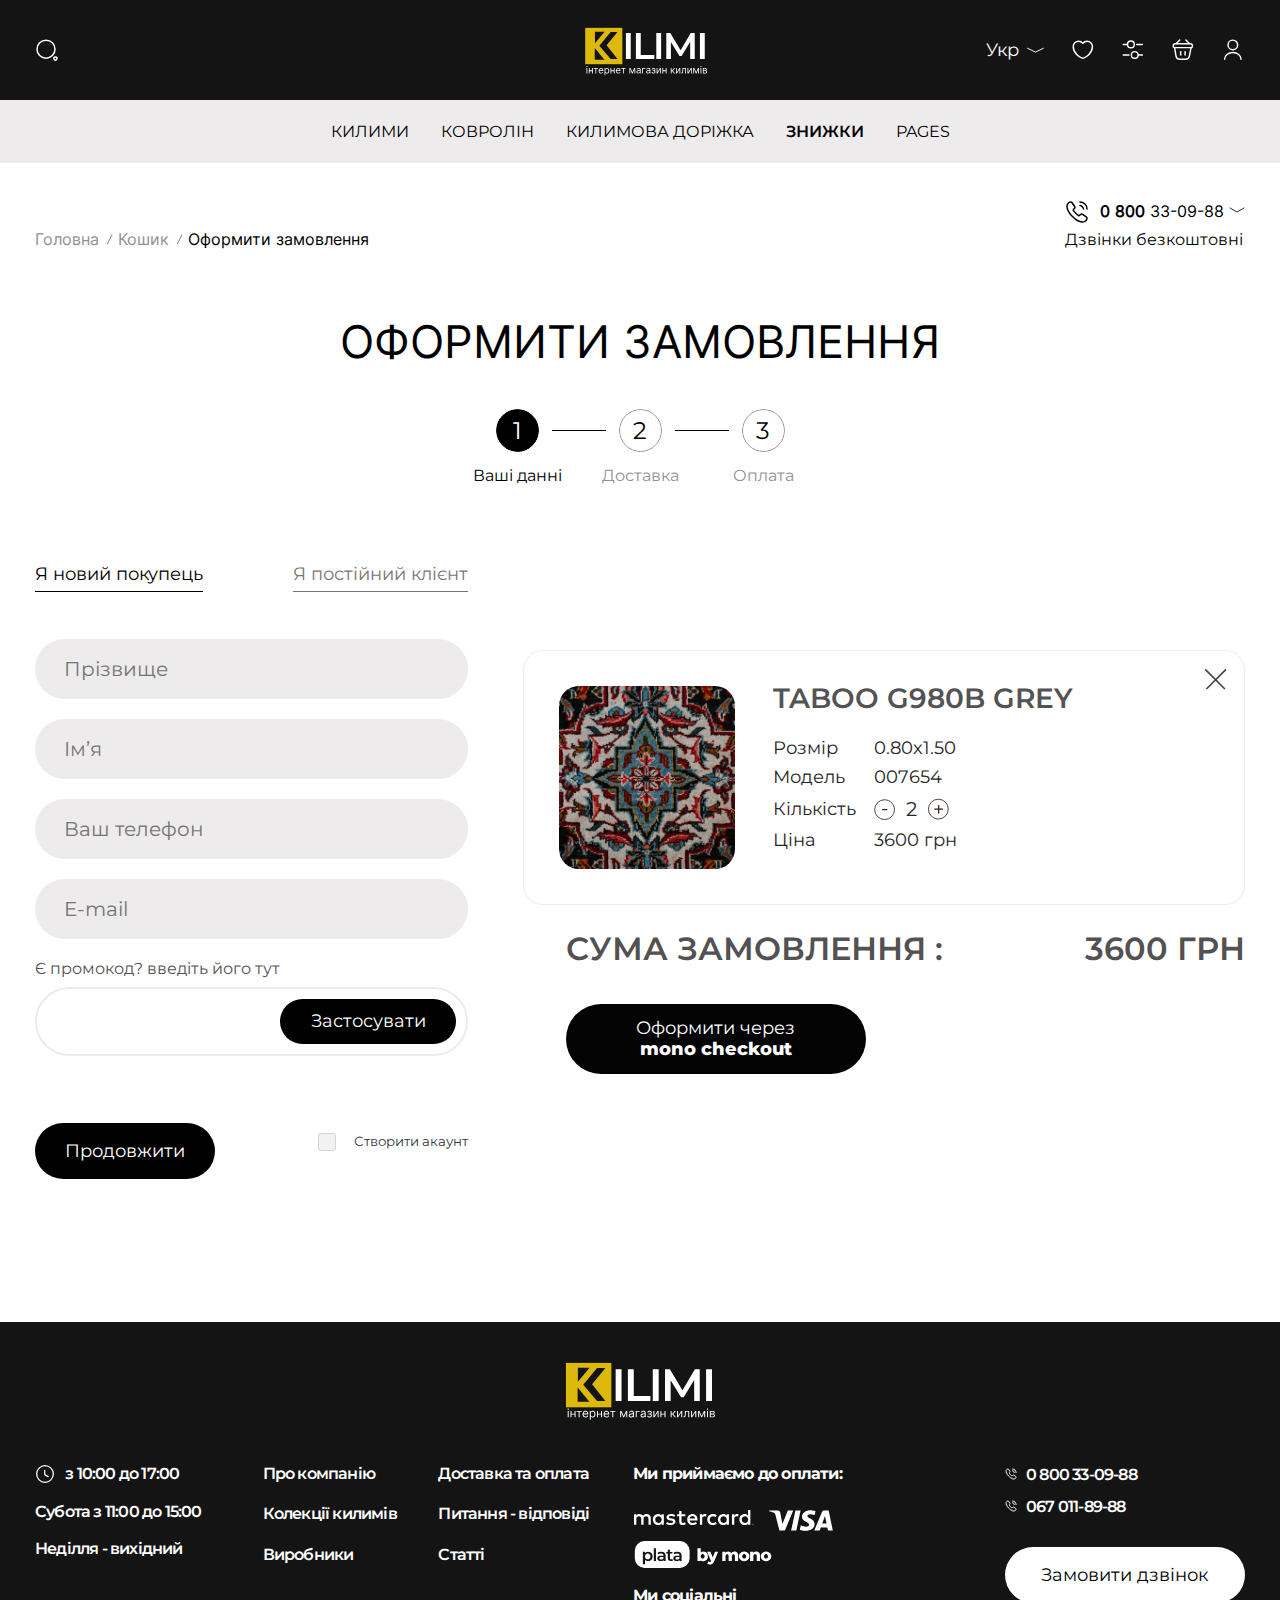
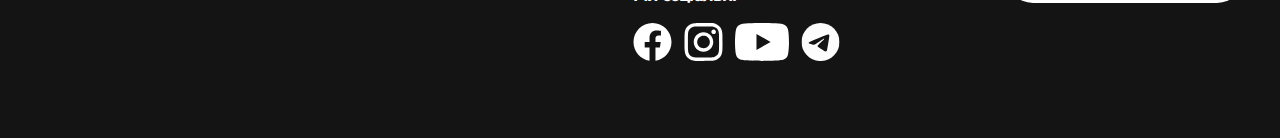
<file: to-order.html>
<!DOCTYPE html>
<html lang="uk">
<head>
   <meta charset="UTF-8">
   <meta http-equiv="X-UA-Compatible" content="IE=edge">
   <meta name="viewport" content="width=device-width, initial-scale=1.0">
   <link rel="stylesheet" href="files/select2/css/select2.min.css?_v=20240520172758">
   <link rel="stylesheet" href="css/style.min.css?_v=20240520172758">
   <link rel="stylesheet" href="files/swiper/swiper-bundle.min.css?_v=20240520172758">
   <!--<link rel="icon" type="image/svg+xml" href="favicon.svg">-->
   <title>KILIMI - Оформити замовлення</title>
</head>

<body>
   <div class="wrapper">
      <header class="header">
   <div class="header__wrapper lock-padding">
      <div class="header__top">
         <div class="n_container">
            <button id="show-search-form" class="header__button">
               <img src="images/svg/search-icon.svg" alt="">
            </button>
            <a href="index.html" class="header__blockLogo">
               <img src="images/svg/logo.svg" alt="KILIMI - інтернет магазин килимів">
            </a>
            <div class="header__blockUser">
               <div class="select">
                  <div class="select__header">
                     <span class="select__current">Укр</span>
                     <div class="select__icon">
                        <svg width="18" height="6" viewBox="0 0 18 6" fill="none" xmlns="http://www.w3.org/2000/svg">
                           <path d="M0.578125 1.19238L8.94769 5.19238L17.3173 1.19238" stroke="white" stroke-linecap="round"/>
                        </svg>
                     </div>
                  </div>
                  <div class="select__body">
                     <div class="select__item current-lang">Укр</div>
                     <div class="select__item">GB</div>
                     <div class="select__item">PL</div>
                  </div>
               </div>
               <a href="#">
                  <img src="images/svg/favorite-icon.svg" alt="">
               </a>
               <a href="#">
                  <img src="images/svg/option-icon.svg" alt="">
               </a>
               <a href="to-order.html">
                  <img src="images/svg/basket-icon.svg" alt="">
               </a>
               <a href="#">
                  <img src="images/svg/user-icon.svg" alt="">
               </a>
            </div>
            <form class="header__serchForm hidden" action="#">
               <div class="n_container">
                  <input type="text" placeholder="Що бажаете знайти?">
                  <button type="submit">
                     <img src="images/svg/search-icon-black.svg" alt="">
                  </button>
               </div>
            </form>
         </div>
      </div>
      <div id="header-container" class="n_container header-container">
         <div class="header__menu menu">
            <div class="menu__body">
               <nav class="menu-topmenu-container">
                  <ul class="menu__list">
                     <li class="menu-item menu-item-has-children big-submenu">
                        <a href="#">
                           <span>КИЛИМИ</span>
                        </a>
                        <!--<span class="menu__arrow">
                           <svg width="11" height="7" viewBox="0 0 11 7" fill="none" xmlns="http://www.w3.org/2000/svg">
                              <path d="M1.00195 0.749512L5.50195 5.24951L10.002 0.749512" stroke="#332F2C" stroke-width="2"/>
                           </svg>
                        </span>-->
                        <div class="menu__sub-list">
                           <div class="column">
                              <ul>
                                 <li class="menu-item title-menu-item">
                                    <a href="#">Категорії</a>
                                 </li>
                                 <li class="menu-item">
                                    <a href="#">
                                       <span>АКРИЛОВІ КИЛИМИ</span>
                                    </a>
                                 </li>
                                 <li class="menu-item">
                                    <a href="#">
                                       <span>ДИТЯЧІ КИЛИМИ</span>
                                    </a>
                                 </li>
                                 <li class="menu-item">
                                    <a href="#">
                                       <span>ВИСОКОВОРСНІ КИЛИМИ</span>
                                    </a>
                                 </li>
                                 <li class="menu-item current-menu-item current_page_item">
                                    <a href="#">
                                       <span>СИНТЕТИЧНІ КИЛИМИ</span>
                                    </a>
                                 </li>
                                 <li class="menu-item">
                                    <a href="#">
                                       <span>КИЛИМИ З ВІСКОЗИ</span>
                                    </a>
                                 </li>
                                 <li class="menu-item">
                                    <a href="#">
                                       <span>КИЛИМИ З ВОВНИ</span>
                                    </a>
                                 </li>
                                 <li class="menu-item">
                                    <a href="#">
                                       <span>КИЛИМИ ДЛЯ ВАННОЇ</span>
                                    </a>
                                 </li>
                                 <li class="menu-item">
                                    <a href="#">
                                       <span>ШКІРИ</span>
                                    </a>
                                 </li>
                                 <li class="menu-item">
                                    <a href="#">
                                       <span>КИЛИМИ РУЧНОЇ РОБОТИ</span>
                                    </a>
                                 </li>
                                 <li class="menu-item">
                                    <a href="#">
                                       <span>БЕЗВОРСОВІ КИЛИМИ</span>
                                    </a>
                                 </li>
                                 <li class="menu-item">
                                    <a href="#">
                                       <span>ГОБЕЛЕНИ</span>
                                    </a>
                                 </li>
                                 <li class="menu-item">
                                    <a href="#">
                                       <span>АКСЕСУАРИ ДЛЯ КИЛИМІВ</span>
                                    </a>
                                 </li>
                              </ul>
                           </div>
                           <div class="column">
                              <ul>
                                 <li class="menu-item title-menu-item">
                                    <a href="#">
                                       <span>Стиль</span>
                                    </a>
                                 </li>
                                 <li class="menu-item">
                                    <a href="#">
                                       <span>СХІДНА КЛАСИКА</span>
                                    </a>
                                 </li>
                                 <li class="menu-item">
                                    <a href="#">
                                       <span>ЄВРОПЕЙСЬКА КЛАСИКА</span>
                                    </a>
                                 </li>
                                 <li class="menu-item">
                                    <a href="#">
                                       <span>СУЧАСНІ</span>
                                    </a>
                                 </li>
                                 <li class="menu-item">
                                    <a href="#">
                                       <span>ВІНТАЖНІ</span>
                                    </a>
                                 </li>
                                 <li class="menu-item">
                                    <a href="#">
                                       <span>ЕТНІЧНІ</span>
                                    </a>
                                 </li>
                                 <li class="menu-item">
                                    <a href="#">
                                       <span>ОДНОТОННІ</span>
                                    </a>
                                 </li>
                                 <li class="menu-item title-menu-item">
                                    <a href="#">
                                       <span>форма</span>
                                    </a>
                                 </li>
                                 <li class="menu-item">
                                    <a href="#">
                                       <span>ПРЯМОКУТНА</span>
                                    </a>
                                 </li>
                                 <li class="menu-item">
                                    <a href="#">
                                       <span>ОВАЛЬНА</span>
                                    </a>
                                 </li>
                                 <li class="menu-item">
                                    <a href="#">
                                       <span>КРУГЛА</span>
                                    </a>
                                 </li>
                                 <li class="menu-item">
                                    <a href="#">
                                       <span>КВАДРАТНА</span>
                                    </a>
                                 </li>
                              </ul>
                           </div>
                           <div class="column">
                              <ul>
                                 <li class="menu-item title-menu-item">
                                    <a href="#">
                                       <span>Розмір</span>
                                    </a>
                                 </li>
                                 <li class="menu-item">
                                    <a href="#">
                                       <span>0.80X1.50</span>
                                    </a>
                                 </li>
                                 <li class="menu-item">
                                    <a href="#">
                                       <span>1.20X1.70</span>
                                    </a>
                                 </li>
                                 <li class="menu-item">
                                    <a href="#">
                                       <span>1.40X2.00</span>
                                    </a>
                                 </li>
                                 <li class="menu-item">
                                    <a href="#">
                                       <span>1.60X2.30</span>
                                    </a>
                                 </li>
                                 <li class="menu-item">
                                    <a href="#">
                                       <span>2.00X3.00</span>
                                    </a>
                                 </li>
                                 <li class="menu-item">
                                    <a href="#">
                                       <span>2.50X3.50</span>
                                    </a>
                                 </li>
                                 <li class="menu-item">
                                    <a href="#">
                                       <span>3.00X4.00</span>
                                    </a>
                                 </li>
                                 <li class="menu-item title-menu-item">
                                    <a href="#">
                                       <span>Виробник</span>
                                    </a>
                                 </li>
                                 <li class="menu-item">
                                    <a href="#">
                                       <span>БЕЛЬГІЯ</span>
                                    </a>
                                 </li>
                                 <li class="menu-item">
                                    <a href="#">
                                       <span>ТУРЕЧЧИНА</span>
                                    </a>
                                 </li>
                                 <li class="menu-item">
                                    <a href="#">
                                       <span>ЄГИПЕТ</span>
                                    </a>
                                 </li>
                                 <li class="menu-item">
                                    <a href="#">
                                       <span>МОЛДОВА</span>
                                    </a>
                                 </li>
                                 <li class="menu-item">
                                    <a href="#">
                                       <span>УКРАЇНА</span>
                                    </a>
                                 </li>
                              </ul>
                           </div>
                        </div>
                     </li>
                     <li class="menu-item menu-item-has-children big-submenu">
                        <a href="#">
                           <span>КОВРОЛІН</span>
                        </a>
                        <!--<span class="menu__arrow">
                           <svg width="11" height="7" viewBox="0 0 11 7" fill="none" xmlns="http://www.w3.org/2000/svg">
                              <path d="M1.00195 0.749512L5.50195 5.24951L10.002 0.749512" stroke="#332F2C" stroke-width="2"/>
                           </svg>
                        </span>-->
                        <div class="menu__sub-list">
                           <div class="column">
                              <ul>
                                 <li class="menu-item title-menu-item">
                                    <a href="#">Категорії</a>
                                 </li>
                                 <li class="menu-item">
                                    <a href="#">
                                       <span>КИЛИМОВЕ ПОКРИТТЯ УКРАЇНА</span>
                                    </a>
                                 </li>
                                 <li class="menu-item">
                                    <a href="#">
                                       <span>КОВРОЛІН ДЛЯ ДОМУ</span>
                                    </a>
                                 </li>
                                 <li class="menu-item">
                                    <a href="#">
                                       <span>КОВРОЛІН ДЛЯ ОФІСУ</span>
                                    </a>
                                 </li>
                                 <li class="menu-item">
                                    <a href="#">
                                       <span>ДИТЯЧИЙ КОВРОЛІН</span>
                                    </a>
                                 </li>
                                 <li class="menu-item">
                                    <a href="#">
                                       <span>ШТУЧНА ТРАВА</span>
                                    </a>
                                 </li>
                              </ul>
                           </div>
                           <div class="column">
                              <ul>
                                 <li class="menu-item title-menu-item">
                                    <a href="#">Ширина</a>
                                 </li>
                                 <li class="menu-item">
                                    <a href="#">
                                       <span>1.00 M</span>
                                    </a>
                                 </li>
                                 <li class="menu-item">
                                    <a href="#">
                                       <span>2.00 M</span>
                                    </a>
                                 </li>
                                 <li class="menu-item">
                                    <a href="#">
                                       <span>3.00 M</span>
                                    </a>
                                 </li>
                                 <li class="menu-item">
                                    <a href="#">
                                       <span>4.00 M</span>
                                    </a>
                                 </li>
                                 <li class="menu-item">
                                    <a href="#">
                                       <span>5.00 M</span>
                                    </a>
                                 </li>
                                 <li class="menu-item title-menu-item">
                                    <a href="#">Стиль</a>
                                 </li>
                                 <li class="menu-item">
                                    <a href="#">
                                       <span>ВИСОКОВОРСНИЙ</span>
                                    </a>
                                 </li>
                                 <li class="menu-item">
                                    <a href="#">
                                       <span>БЕЗВОРСОВИЙ</span>
                                    </a>
                                 </li>
                                 <li class="menu-item">
                                    <a href="#">
                                       <span>ДЛЯ ОФІСУ</span>
                                    </a>
                                 </li>
                              </ul>
                           </div>
                           <div class="column">
                              <ul>
                                 <li class="menu-item title-menu-item">
                                    <a href="#">Виробник</a>
                                 </li>
                                 <li class="menu-item">
                                    <a href="#">
                                       <span>БЕЛЬГІЯ</span>
                                    </a>
                                 </li>
                                 <li class="menu-item">
                                    <a href="#">
                                       <span>МОЛДОВА</span>
                                    </a>
                                 </li>
                                 <li class="menu-item">
                                    <a href="#">
                                       <span>ТУРЕЧЧИНА</span>
                                    </a>
                                 </li>
                                 <li class="menu-item">
                                    <a href="#">
                                       <span>УКРАЇНА</span>
                                    </a>
                                 </li>
                              </ul>
                           </div>
                        </div>
                     </li>
                     <li class="menu-item menu-item-has-children big-submenu">
                        <a href="#">
                           <span>Килимова доріжка</span>
                        </a>
                        <!--<span class="menu__arrow">
                           <svg width="11" height="7" viewBox="0 0 11 7" fill="none" xmlns="http://www.w3.org/2000/svg">
                              <path d="M1.00195 0.749512L5.50195 5.24951L10.002 0.749512" stroke="#332F2C" stroke-width="2"/>
                           </svg>
                        </span>-->
                        <div class="menu__sub-list">
                           <div class="column">
                              <ul>
                                 <li class="menu-item title-menu-item">
                                    <a href="#">Категорії</a>
                                 </li>
                                 <li class="menu-item">
                                    <a href="#">
                                       <span>КИЛИМОВА ДОРІЖКА НА ВІДРІЗ</span>
                                    </a>
                                 </li>
                                 <li class="menu-item">
                                    <a href="#">
                                       <span>КИЛИМОВА ДОРІЖКА УКРАЇНА</span>
                                    </a>
                                 </li>
                                 <li class="menu-item">
                                    <a href="#">
                                       <span>КИЛИМОВА ДОРІЖКА ОДНОТОННА</span>
                                    </a>
                                 </li>
                              </ul>
                           </div>
                           <div class="column">
                              <ul>
                                 <li class="menu-item title-menu-item">
                                    <a href="#">Ширина</a>
                                 </li>
                                 <li class="menu-item">
                                    <a href="#">
                                       <span>0.80 M</span>
                                    </a>
                                 </li>
                                 <li class="menu-item">
                                    <a href="#">
                                       <span>1.00 M</span>
                                    </a>
                                 </li>
                                 <li class="menu-item">
                                    <a href="#">
                                       <span>1.20 M</span>
                                    </a>
                                 </li>
                                 <li class="menu-item">
                                    <a href="#">
                                       <span>2.00 M</span>
                                    </a>
                                 </li>
                                 <li class="menu-item">
                                    <a href="#">
                                       <span>2.50 M</span>
                                    </a>
                                 </li>
                                 <li class="menu-item title-menu-item">
                                    <a href="#">Стиль</a>
                                 </li>
                                 <li class="menu-item">
                                    <a href="#">
                                       <span>БЕЗВОРСОВИЙ</span>
                                    </a>
                                 </li>
                                 <li class="menu-item">
                                    <a href="#">
                                       <span>ВИСОКОВОРСНИЙ</span>
                                    </a>
                                 </li>
                                 <li class="menu-item">
                                    <a href="#">
                                       <span>ДИТЯЧИЙ</span>
                                    </a>
                                 </li>
                                 <li class="menu-item">
                                    <a href="#">
                                       <span>СУЧАСНИЙ</span>
                                    </a>
                                 </li>
                              </ul>
                           </div>
                           <div class="column">
                              <ul>
                                 <li class="menu-item title-menu-item">
                                    <a href="#">Виробник</a>
                                 </li>
                                 <li class="menu-item">
                                    <a href="#">
                                       <span>БЕЛЬГІЯ</span>
                                    </a>
                                 </li>
                                 <li class="menu-item">
                                    <a href="#">
                                       <span>МОЛДОВА</span>
                                    </a>
                                 </li>
                                 <li class="menu-item">
                                    <a href="#">
                                       <span>ПОЛЬЩА</span>
                                    </a>
                                 </li>
                                 <li class="menu-item">
                                    <a href="#">
                                       <span>ТУРЕЧЧИНА</span>
                                    </a>
                                 </li>
                                 <li class="menu-item">
                                    <a href="#">
                                       <span>УЗБЕКИСТАН</span>
                                    </a>
                                 </li>
                                 <li class="menu-item">
                                    <a href="#">
                                       <span>УКРАЇНА</span>
                                    </a>
                                 </li>
                              </ul>
                           </div>
                        </div>
                     </li>
                     <li class="menu-item fatty">
                        <a href="#">
                           <span>знижки</span>
                        </a>
                     </li>
                     <li class="menu-item menu-item-has-children">
                        <a href="#">
                           <span>Pages</span>
                        </a>
                        <!--<span class="menu__arrow">
                           <svg width="11" height="7" viewBox="0 0 11 7" fill="none" xmlns="http://www.w3.org/2000/svg">
                              <path d="M1.00195 0.749512L5.50195 5.24951L10.002 0.749512" stroke="#332F2C" stroke-width="2"/>
                           </svg>
                        </span>-->
                        <ul class="menu__sub-list">
                           <li class="menu-item">
                              <a href="#">Page 1</a>
                           </li>
                           <li class="menu-item current-menu-item current_page_item">
                              <a href="#">Page 2</a>
                           </li>
                           <li class="menu-item">
                              <a href="#">Page 3</a>
                           </li>
                           <li class="menu-item">
                              <a href="#">Page 4</a>
                           </li>
                        </ul>
                     </li>
                  </ul>
               </nav>
            </div>
         </div>
         <div class="menu__icon">
            <span></span>
         </div>
      </div>
   </div>
</header>
      <main class="main">
         <div class="n_container">
            <div class="page__head">
               <ul class="breadcrumbs">
                  <li class="breadcrumbs__item">
                     <a class="breadcrumbs__link" href="/">Головна</a>
                  </li>
                  <li class="breadcrumbs__item">
                     <a class="breadcrumbs__link" href="basket.html">Кошик</a>
                  </li>
                  <li class="breadcrumbs__item">
                     <span class="breadcrumbs__name">Оформити замовлення</span>
                  </li>
               </ul>
               <div class="calls-are-free">
                  <div class="calls-are-free__phone">
                     <img class="calls-are-free__icon" src="images/svg/calls-are-free-phone-icon.svg" alt="">
                     <p id="calls-are-free-show-phones"><span>0 800</span> 33-09-88</p>
                     <img class="calls-are-free__arrow" src="images/svg/calls-are-free-arrow.svg" alt="">
                  </div>
                  <div class="calls-are-free__blockPhones">
                     <ul>
                        <li>
                           <a href="tel:0800330488"><span>0 800</span> 33-04-88</a>
                        </li>
                        <li>
                           <a href="tel:0800330188"><span>0 800</span> 33-01-88</a>
                        </li>
                        <li>
                           <a href="tel:0800330688"><span>0 800</span> 33-06-88</a>
                        </li>
                        <li>
                           <a href="tel:0800330838"><span>0 800</span> 33-08-38</a>
                        </li>
                     </ul>
                  </div>
                  <p class="calls-are-free__textUnderPhone">Дзвінки безкоштовні</p>
               </div>
            </div>
            <div class="to-order__before">
               <h1 class="page__title">Оформити замовлення</h1>
               <div class="to-order">
                  <div class="to-order__digital-stages stage-one-active">
                     <div class="to-order__digital-stage">
                        <button id="stage-1">1</button>
                        <p>Ваші данні</p>
                     </div>
                     <div class="to-order__digital-stage">
                        <button id="stage-2">2</button>
                        <p>Доставка</p>
                     </div>
                     <div class="to-order__digital-stage">
                        <button id="stage-3">3</button>
                        <p>Оплата</p>
                     </div>
                  </div>
               </div>
               <form id="sending-to-order-form" class="to-order__form">
                  <div class="to-order__blockStages">
                     <div class="to-order__items">
                        <div class="to-order__item">
                           <div id="block-stage-one" class="to-order__blockStage show-stage">
                              <div class="to-order__tabs">
                                 <button id="tab-1-stage-1" class="to-order__tab tab-active" type="button">Я новий покупець</button>
                                 <button id="tab-2-stage-1" class="to-order__tab" type="button">Я постійний клієнт</button>
                              </div>
                              <div class="to-order__tabContent tab-content-active" id="stage-1-tab-content-1">
                                 <div class="form__wrapFields">
                                    <input type="text" class="form__field" placeholder="Прізвище">
                                    <input type="text" class="form__field" placeholder="Ім’я">
                                    <input type="number" class="form__field" placeholder="Ваш телефон">
                                    <input type="email" class="form__field" placeholder="E-mail">
                                 </div>
                                 <div class="form__BlockPromotionalCode">
                                    <p>Є промокод? введіть його тут</p>
                                    <div class="wrap-field">
                                       <input type="text">
                                       <button type="button">Застосувати</button>
                                    </div>
                                 </div>
                                 <div class="form__wrapButtonNext">
                                    <button id="to-stage-two" type="button" class="js-scroll-top">Продовжити</button>
                                    <label class="custom-checkbox">
                                       <input type="checkbox" class="custom-checkbox__input">
                                       <span class="custom-checkbox__box"></span>
                                       <span class="custom-checkbox__text">Створити акаунт</span>
                                    </label>
                                 </div>
                              </div>
                              <div class="to-order__tabContent" id="stage-1-tab-content-2">
                                 <div class="form__wrapFields">
                                    <p class="to-order__tabContentTextAboveFields">Якщо ви зареєстрований клієнт, введіть ваш логін/email та пароль, якщо ви ще не є нашим клієнтом, то перейдіть у розділ "Новий покупець" і заповніть поля потрібною інформацією.</p>
                                    <input type="email" class="form__field" placeholder="E-mail">
                                    <input type="password" class="form__field" placeholder="Пароль">
                                 </div>
                                 <div class="form__wrapButton">
                                    <a href="#" class="button">Увійти</a>
                                    <a href="#">Забули пароль?</a>
                                 </div>
                              </div>
                           </div>
                           <div id="block-stage-two" class="to-order__blockStage">
                              <div class="to-order__tabs">
                                 <button id="tab-1-stage-2" class="to-order__tab tab-active" type="button">По Україні</button>
                                 <button id="tab-2-stage-2" class="to-order__tab" type="button">По Києву</button>
                              </div>
                              <div class="form__wrapFields">
                                 <div class="form__wrap-checkboxs">
                                    <p>Тип доставки:</p>
                                    <div class="form__checkboxs">
                                       <label id="delivery-department" class="custom-checkbox">
                                          <input type="radio" name="delivery-type" class="custom-checkbox__input" value="Відділення (Нова Пошта)" checked>
                                          <span class="custom-checkbox__box"></span>
                                          <span class="custom-checkbox__text">Відділення <span>(Нова Пошта)</span></span>
                                       </label>
                                       <label id="delivery-by-courier" class="custom-checkbox">
                                          <input type="radio" name="delivery-type" class="custom-checkbox__input" value="Кур’єром (Нова Пошта)">
                                          <span class="custom-checkbox__box"></span>
                                          <span class="custom-checkbox__text">Кур’єром <span>(Нова Пошта)</span></span>
                                       </label>
                                    </div>
                                 </div>
                              </div>
                              <div class="to-order__tabContent tab-content-active" id="stage-2-tab-content-1">
                                 <div id="wrap-selects" class="form__wrapFields wrapSelects">
                                    <select class="select2 select-region" tabindex="-1" style="width: 100%;">
                                       <option value=""></option>
                                       <option value="Київська область">Київська область</option>
                                       <option value="Херсонська область">Херсонська область</option>
                                       <option value="Житомирська область">Житомирська область</option>
                                       <option value="Харківська область">Харківська область</option>
                                       <option value="Одеська область">Одеська область</option>
                                       <option value="Дніпропетровська область">Дніпропетровська область</option>
                                       <option value="Миколаївська область">Миколаївська область</option>
                                    </select>
                                    <select class="select2 select-sity" tabindex="-1" style="width: 100%;">
                                       <option value=""></option>
                                       <option value="Вільнянськ">Вільнянськ</option>
                                       <option value="Ворожба">Ворожба</option>
                                       <option value="Житомир">Житомир</option>
                                       <option value="Золотоноша">Золотоноша</option>
                                       <option value="Ізмаїл">Ізмаїл</option>
                                       <option value="Кадіївка">Кадіївка</option>
                                       <option value="Кам'янське">Кам'янське</option>
                                       <option value="Радехів">Радехів</option>
                                    </select>
                                    <select class="select2 form__field select-novaya-poshota select-nova-poshta-branch" tabindex="-1" style="width: 100%;">
                                       <option value=""></option>
                                       <option value="Одеса, вул. Дальницька, 23/4">Одеса, вул. Дальницька, 23/4</option>
                                       <option value="Вінниця, вул. Гладкова, 3">Вінниця, вул. Гладкова, 3</option>
                                       <option value="Відд 6, Полтава, вул. Івана Мазепи, 12/8">Відд 6, Полтава, вул. Івана Мазепи, 12/8</option>
                                       <option value="Відд 7, Миколаїв, вул. Космонавтів, 60/4">Відд 7, Миколаїв, вул. Космонавтів, 60/4</option>
                                       <option value="Відд 8, Кривий Ріг, просп. 200-річчя Кривого Рогу, 24">Відд 8, Кривий Ріг, просп. 200-річчя Кривого Рогу, 24</option>
                                       <option value="Відд 9, Запоріжжя, просп. Металургів, 19">Відд 9, Запоріжжя, просп. Металургів, 19</option>
                                       <option value="Відд 12, Харків, вул. Бучми, 1">Відд 12, Харків, вул. Бучми, 1</option>
                                       <option value="Відд 18, Київ, просп. Повітрофлотський, 66">Відд 18, Київ, просп. Повітрофлотський, 66</option>
                                    </select>
                                    <input type="text" class="form__field address-field hidden" placeholder="Адреса доставки">
                                    <p class="form__textUnderSelects">*Товар доставляється тільки на вантажні відділення або за адресою через його габарити *</p>
                                 </div>
                              </div>
                              <div class="to-order__tabContent" id="stage-2-tab-content-2">
                                 <div class="form__wrapFields">
                                    <input type="text" class="form__field address-field" placeholder="Адреса доставки">
                                 </div>
                              </div>
                              <button type="button" id="to-stage-three" class="form__paymentMethod js-scroll-top">Вибрати спосіб оплати</button>
                           </div>
                           <div id="block-stage-three" class="to-order__blockStage">
                              <div class="form__wrapFields state-three">
                                 <div class="form__checkboxs">
                                    <label class="custom-checkbox">
                                       <input type="radio" name="payment" class="custom-checkbox__input" value="Оплата карткою" checked>
                                       <span class="custom-checkbox__box"></span>
                                       <span class="custom-checkbox__text">Оплата  карткою <span>(ApplePay, GoooglePay)</span></span>
                                    </label>
                                    <label class="custom-checkbox">
                                       <input type="radio" name="payment" class="custom-checkbox__input" value="Оплата при отриманні">
                                       <span class="custom-checkbox__box"></span>
                                       <span class="custom-checkbox__text">Кур’єром <span>Оплата при отриманні</span></span>
                                    </label>
                                 </div>
                                 <p>*Комісія за повернення коштів згідно тарифів Нової Пошти*</p>
                                 <textarea class="form__field" placeholder="Додати примітку"></textarea>
                              </div>
                              <button type="submit" class="form__paymentMethod js-scroll-top">Оформити замовлення</button>
                           </div>
                        </div>
                        <div class="to-order__item">
                           <div class="to-order__blockProduct">
                              <button type="button" class="to-order__blockProductRemove"><img src="images/svg/product-remove.svg" alt=""></button>
                              <div class="to-order__blockProductImage wrap-lazy-load-image">
                                 <img src="images/to-order-image.jpg" alt="">
                              </div>
                              <div class="to-order__blockProductInfo">
                                 <h3>Taboo g980b grey </h3>
                                 <table>
                                    <tbody>
                                       <tr>
                                          <th scope="row">Розмір</th>
                                          <th scope="row">0.80x1.50</th>
                                       </tr>
                                       <tr>
                                          <th scope="row">Модель</th>
                                          <th scope="row">007654</th>
                                       </tr>
                                       <tr>
                                          <th scope="row">Кількість</th>
                                          <th scope="row">
                                             <div class="wrap-number-plus-minus">
                                                <img class="number__minus" src="images/svg/btn-minus.svg" alt="">
                                                <input class="number__input" type="text" value="2">
                                                <img class="number__plus" src="images/svg/btn-plus.svg" alt="">
                                             </div>
                                          </th>
                                       </tr>
                                       <tr>
                                          <th scope="row">Ціна</th>
                                          <th scope="row">3600 грн</th>
                                       </tr>
                                    </tbody>
                                 </table>
                              </div>
                           </div>
                           <div class="to-order__blockPrice">
                              <p>Сума замовлення : <span>3600 грн</span></p>
                              <a href="#">Оформити через <span>mono checkout</span></a>
                           </div>
                        </div>
                     </div>
                  </div>
               </form>
            </div>
            <div class="to-order__after hidden">
               <img src="images/svg/to-order-after-column-icon.svg" alt="">
               <h2>Дякуємо за замовлення</h2>
               <p>Наші менеджери зв’яжуться з вами за вказаним номером телефону найближчим часом</p>
               <div class="to-order__afterColumns">
                  <div class="to-order__afterColumn">
                     <img src="images/svg/to-order-after-column-icon.svg" alt="">
                     <div class="to-order__afterColumnInfo">
                        <h4>Номер вашого замовлення</h4>
                        <p>0830/ 93203 -93</p>
                     </div>
                  </div>
                  <div class="to-order__afterColumn">
                     <img src="images/svg/to-order-after-column-icon.svg" alt="">
                     <div class="to-order__afterColumnInfo">
                        <h4>Cума замовлення</h4>
                        <p>3600 грн</p>
                     </div>
                  </div>
               </div>
            </div>
         </div>
      </main>
      <footer class="footer">
   <div class="n_container">
      <a href="/" class="footer__blockLogo">
         <img src="images/svg/logo-footer.svg" alt="KILIMI - інтернет магазин килимів">
      </a>
      <div class="footer__items">
         <div class="footer__item">
            <div class="footer__block">
               <p><img src="images/svg/clock.svg" alt=""> з 10:00 до 17:00</p>
               <p>Субота з 11:00 до 15:00</p>
               <p>Неділля - вихідний</p>
            </div>
            <div class="footer__block">
               <nav class="footer__menu">
                  <ul>
                     <li>
                        <a href="#">Про компанію</a>
                     </li>
                     <li>
                        <a href="#">Колекції килимів</a>
                     </li>
                     <li>
                        <a href="#">Виробники</a>
                     </li>
                     <li>
                        <a href="#">Доставка та оплата</a>
                     </li>
                     <li>
                        <a href="#">Питання - відповіді</a>
                     </li>
                     <li>
                        <a href="#">Статті</a>
                     </li>
                  </ul>
               </nav>
            </div>
         </div>
         <div class="footer__item">
            <div class="footer__block">
               <h4>Ми приймаємо до оплати:</h4>
               <div class="footer__icons">
                  <img src="images/svg/mastercard.svg" alt="Mastercard">
                  <img src="images/svg/visa.svg" alt="Visa">
                  <img src="images/svg/mono.svg" alt="Mono">
               </div>
               <h5>Ми соціальні</h5>
               <ul class="footer__social">
                  <li>
                     <a href="https://www.facebook.com/" target="_blank">
                        <svg width="39" height="39" viewBox="0 0 39 39" fill="none" xmlns="http://www.w3.org/2000/svg">
                           <path d="M39 19.5006C39 8.731 30.2696 0.00056076 19.5 0.00056076C8.73044 0.00056076 0 8.731 0 19.5006C0 29.2336 7.13087 37.3008 16.4531 38.7637V25.1373H11.502V19.5006H16.4531V15.2045C16.4531 10.3173 19.3643 7.61775 23.8186 7.61775C25.952 7.61775 28.1836 7.99861 28.1836 7.99861V12.7974H25.7247C23.3023 12.7974 22.5469 14.3006 22.5469 15.8427V19.5006H27.9551L27.0905 25.1373H22.5469V38.7637C31.8691 37.3008 39 29.2336 39 19.5006Z" fill="white"/>
                        </svg>
                     </a>
                  </li>
                  <li>
                     <a href="https://www.instagram.com/" target="_blank">
                        <svg width="39" height="39" viewBox="0 0 39 39" fill="none" xmlns="http://www.w3.org/2000/svg">
                           <path d="M11.4239 0.136378C9.34911 0.234268 7.93224 0.565378 6.6936 1.0521C5.41167 1.55169 4.32513 2.2221 3.24405 3.30708C2.16297 4.39206 1.49724 5.47938 1.00116 6.76326C0.521072 8.00463 0.195812 9.42267 0.104162 11.4986C0.0125116 13.5746 -0.00776838 14.2419 0.00237162 19.5373C0.0125116 24.8327 0.0359116 25.4965 0.136532 27.5768C0.235592 29.6512 0.565532 31.0677 1.05225 32.3067C1.55262 33.5886 2.22225 34.6748 3.30762 35.7562C4.39299 36.8377 5.47953 37.5019 6.76653 37.9987C8.00673 38.4781 9.42516 38.8049 11.5007 38.8957C13.5763 38.9866 14.2444 39.0077 19.5383 38.9975C24.8321 38.9874 25.4986 38.964 27.5785 38.8653C29.6584 38.7667 31.0674 38.4344 32.3069 37.95C33.5888 37.4485 34.6757 36.78 35.7564 35.6942C36.8371 34.6085 37.5024 33.5204 37.9981 32.2357C38.4786 30.9955 38.805 29.5771 38.8951 27.5031C38.986 25.4216 39.0074 24.7571 38.9973 19.4624C38.9872 14.1678 38.9634 13.504 38.8647 11.4245C38.766 9.34506 38.4357 7.93287 37.9494 6.69306C37.4482 5.41113 36.7794 4.32576 35.6944 3.24351C34.6094 2.16126 33.5205 1.49631 32.2363 1.00179C30.9953 0.521698 29.5776 0.194488 27.502 0.104788C25.4265 0.0150883 24.7584 -0.00792166 19.4626 0.00221834C14.1668 0.0123583 13.5038 0.0349783 11.4239 0.136378ZM11.6517 35.3877C9.75042 35.305 8.71809 34.9891 8.03013 34.7247C7.11909 34.3737 6.47013 33.9494 5.78451 33.2704C5.09889 32.5914 4.67769 31.9401 4.32201 31.031C4.05486 30.343 3.73311 29.3119 3.64419 27.4106C3.54747 25.3557 3.52719 24.7387 3.51588 19.5326C3.50457 14.3265 3.52446 13.7103 3.61455 11.6546C3.69567 9.75495 4.01352 8.72145 4.27755 8.03388C4.62855 7.12167 5.05131 6.47388 5.73186 5.78865C6.41241 5.10342 7.06176 4.68144 7.97163 4.32576C8.65881 4.05744 9.68997 3.73842 11.5904 3.64794C13.6469 3.55044 14.2631 3.53094 19.4684 3.51963C24.6738 3.50832 25.2915 3.52782 27.3488 3.6183C29.2485 3.70098 30.2824 4.01571 30.9691 4.2813C31.8806 4.6323 32.5291 5.05389 33.2144 5.73561C33.8996 6.41733 34.322 7.06434 34.6777 7.97616C34.9464 8.66139 35.2654 9.69216 35.3551 11.5938C35.453 13.6503 35.4752 14.2669 35.4846 19.4718C35.4939 24.6767 35.4756 25.2949 35.3855 27.3498C35.3024 29.251 34.9873 30.2838 34.7225 30.9725C34.3715 31.8832 33.9484 32.5325 33.2674 33.2173C32.5865 33.9022 31.9379 34.3242 31.0276 34.6798C30.3412 34.9478 29.3089 35.2676 27.41 35.3581C25.3535 35.4548 24.7373 35.4751 19.5301 35.4864C14.3228 35.4977 13.7085 35.4766 11.6521 35.3877M27.5485 9.07791C27.5492 9.54075 27.6872 9.99296 27.945 10.3774C28.2028 10.7618 28.5688 11.0611 28.9968 11.2374C29.4247 11.4138 29.8953 11.4593 30.3491 11.3682C30.8029 11.2771 31.2194 11.0535 31.5461 10.7256C31.8728 10.3977 32.0949 9.98033 32.1843 9.52621C32.2738 9.07209 32.2266 8.60165 32.0486 8.17438C31.8707 7.74711 31.57 7.38221 31.1847 7.12582C30.7993 6.86944 30.3466 6.73308 29.8838 6.73401C29.2633 6.73525 28.6687 6.98287 28.2308 7.42241C27.7929 7.86195 27.5474 8.45744 27.5485 9.07791ZM9.48756 19.5194C9.49848 25.0496 13.9897 29.5225 19.5188 29.512C25.0478 29.5014 29.5238 25.0106 29.5133 19.4804C29.5027 13.9502 25.0103 9.4761 19.4805 9.48702C13.9507 9.49794 9.47703 13.99 9.48756 19.5194ZM12.9999 19.5124C12.9974 18.2268 13.3761 16.9693 14.0882 15.8989C14.8004 14.8286 15.8139 13.9934 17.0006 13.4991C18.1874 13.0048 19.4941 12.8735 20.7555 13.1218C22.0169 13.3701 23.1763 13.9869 24.0872 14.8941C24.998 15.8014 25.6194 16.9584 25.8727 18.2188C26.126 19.4792 25.9999 20.7864 25.5103 21.9751C25.0206 23.1638 24.1895 24.1806 23.122 24.897C22.0545 25.6134 20.7985 25.9971 19.5129 25.9996C18.6593 26.0014 17.8136 25.835 17.0243 25.51C16.235 25.1849 15.5174 24.7075 14.9126 24.1051C14.3078 23.5027 13.8276 22.787 13.4994 21.999C13.1712 21.211 13.0015 20.366 12.9999 19.5124Z" fill="white"/>
                        </svg>
                     </a>
                  </li>
                  <li>
                     <a href="https://www.youtube.com/" target="_blank">
                        <svg width="54" height="38" viewBox="0 0 54 38" fill="none" xmlns="http://www.w3.org/2000/svg">
                           <g clip-path="url(#clip0_0_2948)">
                              <path d="M21.4773 26.9581V10.9551L35.5909 18.957L21.4773 26.9581ZM52.8715 5.9197C52.2505 3.58916 50.4207 1.75396 48.0974 1.13111C43.8863 -0.000831604 27 -0.000831604 27 -0.000831604C27 -0.000831604 10.1137 -0.000831604 5.90254 1.13111C3.57922 1.75396 1.74934 3.58916 1.12839 5.9197C0 10.1436 0 18.9566 0 18.9566C0 18.9566 0 27.7695 1.12839 31.9936C1.74934 34.3241 3.57922 36.1593 5.90254 36.7824C10.1137 37.9141 27 37.9141 27 37.9141C27 37.9141 43.8863 37.9141 48.0974 36.7824C50.4207 36.1593 52.2505 34.3241 52.8715 31.9936C54 27.7695 54 18.9566 54 18.9566C54 18.9566 54 10.1436 52.8715 5.9197Z" fill="white"/>
                           </g>
                           <defs>
                              <clipPath id="clip0_0_2948">
                                 <rect width="54" height="37.9149" fill="white"/>
                              </clipPath>
                           </defs>
                        </svg>
                     </a>
                  </li>
                  <li>
                     <a href="https://web.telegram.org/" target="_blank">
                        <svg width="39" height="39" viewBox="0 0 39 39" fill="none" xmlns="http://www.w3.org/2000/svg">
                           <g clip-path="url(#clip0_0_2952)">
                              <path d="M19.5152 39.0304C30.2931 39.0304 39.0304 30.2931 39.0304 19.5152C39.0304 8.73725 30.2931 0 19.5152 0C8.73725 0 0 8.73725 0 19.5152C0 30.2931 8.73725 39.0304 19.5152 39.0304Z" fill="#FCFCFC"/>
                              <path fill-rule="evenodd" clip-rule="evenodd" d="M8.81657 19.3034C14.5009 16.8108 18.3006 15.1997 20.2156 14.4094C25.6264 12.1599 26.7511 11.7648 27.4806 11.7344C27.6326 11.7344 27.9974 11.7648 28.2406 11.9472C28.423 12.0991 28.4838 12.3119 28.5142 12.4639C28.5446 12.6159 28.575 12.9503 28.5446 13.2239C28.2406 16.294 26.9943 23.8022 26.3255 27.2371C26.052 28.6962 25.5048 29.1825 24.988 29.2433C23.8633 29.3345 22.9818 28.4834 21.8875 27.7843C20.1852 26.6596 19.2125 25.9604 17.5407 24.8661C15.6256 23.5894 16.8719 22.8903 17.9662 21.7656C18.2398 21.4616 23.2554 16.9323 23.3466 16.5068C23.3466 16.446 23.377 16.2636 23.2554 16.1724C23.1338 16.0812 22.9818 16.1116 22.8602 16.142C22.6778 16.1724 19.9421 17.9963 14.6225 21.5832C13.8322 22.1303 13.133 22.3735 12.4947 22.3735C11.7955 22.3735 10.458 21.9783 9.45492 21.644C8.23902 21.2488 7.2663 21.036 7.35749 20.3673C7.41829 20.0329 7.90465 19.6681 8.81657 19.3034Z" fill="#141414"/>
                           </g>
                           <defs>
                              <clipPath id="clip0_0_2952">
                                 <rect width="39" height="39" fill="white"/>
                              </clipPath>
                           </defs>
                        </svg>
                     </a>
                  </li>
               </ul>
            </div>
            <div class="footer__block">
               <ul class="footer__phones">
                  <li><img src="images/svg/tel.svg" alt=""> <a href="tel:0800330988">0 800 33-09-88</a></li>
                  <li><img src="images/svg/tel.svg" alt=""> <a href="tel:0670118988">067 011-89-88</a></li>
               </ul>
               <a href="#" class="footer__button">Замовити дзвінок</a>
            </div>
         </div>
      </div>
   </div>
</footer>
   </div>

   <script src="js/script.min.js?_v=20240520172758"></script>

   <script src="files/js/jquery-3.7.1.min.js?_v=20240520172758"></script>
   <script src="files/js/form.js?_v=20240520172758"></script>
   <script src="files/buttons-for-input-numbers/script.js?_v=20240520172758"></script>

   <script src="files/select2/js/select2.full.min.js?_v=20240520172758"></script>
   <script src="files/select2/js/select2.min.js?_v=20240520172758"></script>
   <script src="files/select2/js/select2-init.js?_v=20240520172758"></script>

</body>
</html>
</file>
<file: css/style.min.css>
@charset "UTF-8";@font-face{font-family:Inter;font-style:normal;font-weight:400;font-display:swap;src:url(../files/fonts/Inter/400/cyrillic-ext.woff2) format("woff2");unicode-range:U+0460-052F,U+1C80-1C88,U+20B4,U+2DE0-2DFF,U+A640-A69F,U+FE2E-FE2F}@font-face{font-family:Inter;font-style:normal;font-weight:400;font-display:swap;src:url(../files/fonts/Inter/400/cyrillic.woff2) format("woff2");unicode-range:U+0301,U+0400-045F,U+0490-0491,U+04B0-04B1,U+2116}@font-face{font-family:Inter;font-style:normal;font-weight:400;font-display:swap;src:url(../files/fonts/Inter/400/greek-ext.woff2) format("woff2");unicode-range:U+1F00-1FFF}@font-face{font-family:Inter;font-style:normal;font-weight:400;font-display:swap;src:url(../files/fonts/Inter/400/greek.woff2) format("woff2");unicode-range:U+0370-0377,U+037A-037F,U+0384-038A,U+038C,U+038E-03A1,U+03A3-03FF}@font-face{font-family:Inter;font-style:normal;font-weight:400;font-display:swap;src:url(../files/fonts/Inter/400/vietnamese.woff2) format("woff2");unicode-range:U+0102-0103,U+0110-0111,U+0128-0129,U+0168-0169,U+01A0-01A1,U+01AF-01B0,U+0300-0301,U+0303-0304,U+0308-0309,U+0323,U+0329,U+1EA0-1EF9,U+20AB}@font-face{font-family:Inter;font-style:normal;font-weight:400;font-display:swap;src:url(../files/fonts/Inter/400/latin-ext.woff2) format("woff2");unicode-range:U+0100-02AF,U+0304,U+0308,U+0329,U+1E00-1E9F,U+1EF2-1EFF,U+2020,U+20A0-20AB,U+20AD-20C0,U+2113,U+2C60-2C7F,U+A720-A7FF}@font-face{font-family:Inter;font-style:normal;font-weight:400;font-display:swap;src:url(../files/fonts/Inter/400/latin.woff2) format("woff2");unicode-range:U+0000-00FF,U+0131,U+0152-0153,U+02BB-02BC,U+02C6,U+02DA,U+02DC,U+0304,U+0308,U+0329,U+2000-206F,U+2074,U+20AC,U+2122,U+2191,U+2193,U+2212,U+2215,U+FEFF,U+FFFD}@font-face{font-family:Montserrat;font-style:normal;font-weight:400;font-display:swap;src:url(../files/fonts/Montserrat/400/cyrillic-ext.woff2) format("woff2");unicode-range:U+0460-052F,U+1C80-1C88,U+20B4,U+2DE0-2DFF,U+A640-A69F,U+FE2E-FE2F}@font-face{font-family:Montserrat;font-style:normal;font-weight:400;font-display:swap;src:url(../files/fonts/Montserrat/400/cyrillic.woff2) format("woff2");unicode-range:U+0301,U+0400-045F,U+0490-0491,U+04B0-04B1,U+2116}@font-face{font-family:Montserrat;font-style:normal;font-weight:400;font-display:swap;src:url(../files/fonts/Montserrat/400/vietnamese.woff2) format("woff2");unicode-range:U+0102-0103,U+0110-0111,U+0128-0129,U+0168-0169,U+01A0-01A1,U+01AF-01B0,U+0300-0301,U+0303-0304,U+0308-0309,U+0323,U+0329,U+1EA0-1EF9,U+20AB}@font-face{font-family:Montserrat;font-style:normal;font-weight:400;font-display:swap;src:url(../files/fonts/Montserrat/400/latin-ext.woff2) format("woff2");unicode-range:U+0100-02AF,U+0304,U+0308,U+0329,U+1E00-1E9F,U+1EF2-1EFF,U+2020,U+20A0-20AB,U+20AD-20C0,U+2113,U+2C60-2C7F,U+A720-A7FF}@font-face{font-family:Montserrat;font-style:normal;font-weight:400;font-display:swap;src:url(../files/fonts/Montserrat/400/latin.woff2) format("woff2");unicode-range:U+0000-00FF,U+0131,U+0152-0153,U+02BB-02BC,U+02C6,U+02DA,U+02DC,U+0304,U+0308,U+0329,U+2000-206F,U+2074,U+20AC,U+2122,U+2191,U+2193,U+2212,U+2215,U+FEFF,U+FFFD}@font-face{font-family:Montserrat;font-style:normal;font-weight:600;font-display:swap;src:url(../files/fonts/Montserrat/600/cyrillic-ext.woff2) format("woff2");unicode-range:U+0460-052F,U+1C80-1C88,U+20B4,U+2DE0-2DFF,U+A640-A69F,U+FE2E-FE2F}@font-face{font-family:Montserrat;font-style:normal;font-weight:600;font-display:swap;src:url(../files/fonts/Montserrat/600/cyrillic.woff2) format("woff2");unicode-range:U+0301,U+0400-045F,U+0490-0491,U+04B0-04B1,U+2116}@font-face{font-family:Montserrat;font-style:normal;font-weight:600;font-display:swap;src:url(../files/fonts/Montserrat/600/vietnamese.woff2) format("woff2");unicode-range:U+0102-0103,U+0110-0111,U+0128-0129,U+0168-0169,U+01A0-01A1,U+01AF-01B0,U+0300-0301,U+0303-0304,U+0308-0309,U+0323,U+0329,U+1EA0-1EF9,U+20AB}@font-face{font-family:Montserrat;font-style:normal;font-weight:600;font-display:swap;src:url(../files/fonts/Montserrat/600/latin-ext.woff2) format("woff2");unicode-range:U+0100-02AF,U+0304,U+0308,U+0329,U+1E00-1E9F,U+1EF2-1EFF,U+2020,U+20A0-20AB,U+20AD-20C0,U+2113,U+2C60-2C7F,U+A720-A7FF}@font-face{font-family:Montserrat;font-style:normal;font-weight:600;font-display:swap;src:url(../files/fonts/Montserrat/600/latin.woff2) format("woff2");unicode-range:U+0000-00FF,U+0131,U+0152-0153,U+02BB-02BC,U+02C6,U+02DA,U+02DC,U+0304,U+0308,U+0329,U+2000-206F,U+2074,U+20AC,U+2122,U+2191,U+2193,U+2212,U+2215,U+FEFF,U+FFFD}@font-face{font-family:Montserrat;font-style:normal;font-weight:700;font-display:swap;src:url(../files/fonts/Montserrat/700/cyrillic-ext.woff2) format("woff2");unicode-range:U+0460-052F,U+1C80-1C88,U+20B4,U+2DE0-2DFF,U+A640-A69F,U+FE2E-FE2F}@font-face{font-family:Montserrat;font-style:normal;font-weight:700;font-display:swap;src:url(../files/fonts/Montserrat/700/cyrillic.woff2) format("woff2");unicode-range:U+0301,U+0400-045F,U+0490-0491,U+04B0-04B1,U+2116}@font-face{font-family:Montserrat;font-style:normal;font-weight:700;font-display:swap;src:url(../files/fonts/Montserrat/700/vietnamese.woff2) format("woff2");unicode-range:U+0102-0103,U+0110-0111,U+0128-0129,U+0168-0169,U+01A0-01A1,U+01AF-01B0,U+0300-0301,U+0303-0304,U+0308-0309,U+0323,U+0329,U+1EA0-1EF9,U+20AB}@font-face{font-family:Montserrat;font-style:normal;font-weight:700;font-display:swap;src:url(../files/fonts/Montserrat/700/latin-ext.woff2) format("woff2");unicode-range:U+0100-02AF,U+0304,U+0308,U+0329,U+1E00-1E9F,U+1EF2-1EFF,U+2020,U+20A0-20AB,U+20AD-20C0,U+2113,U+2C60-2C7F,U+A720-A7FF}@font-face{font-family:Montserrat;font-style:normal;font-weight:700;font-display:swap;src:url(../files/fonts/Montserrat/700/latin.woff2) format("woff2");unicode-range:U+0000-00FF,U+0131,U+0152-0153,U+02BB-02BC,U+02C6,U+02DA,U+02DC,U+0304,U+0308,U+0329,U+2000-206F,U+2074,U+20AC,U+2122,U+2191,U+2193,U+2212,U+2215,U+FEFF,U+FFFD}@font-face{font-family:Montserrat;font-style:normal;font-weight:800;font-display:swap;src:url(../files/fonts/Montserrat/800/cyrillic-ext.woff2) format("woff2");unicode-range:U+0460-052F,U+1C80-1C88,U+20B4,U+2DE0-2DFF,U+A640-A69F,U+FE2E-FE2F}@font-face{font-family:Montserrat;font-style:normal;font-weight:800;font-display:swap;src:url(../files/fonts/Montserrat/800/cyrillic.woff2) format("woff2");unicode-range:U+0301,U+0400-045F,U+0490-0491,U+04B0-04B1,U+2116}@font-face{font-family:Montserrat;font-style:normal;font-weight:800;font-display:swap;src:url(../files/fonts/Montserrat/800/vietnamese.woff2) format("woff2");unicode-range:U+0102-0103,U+0110-0111,U+0128-0129,U+0168-0169,U+01A0-01A1,U+01AF-01B0,U+0300-0301,U+0303-0304,U+0308-0309,U+0323,U+0329,U+1EA0-1EF9,U+20AB}@font-face{font-family:Montserrat;font-style:normal;font-weight:800;font-display:swap;src:url(../files/fonts/Montserrat/800/latin-ext.woff2) format("woff2");unicode-range:U+0100-02AF,U+0304,U+0308,U+0329,U+1E00-1E9F,U+1EF2-1EFF,U+2020,U+20A0-20AB,U+20AD-20C0,U+2113,U+2C60-2C7F,U+A720-A7FF}@font-face{font-family:Montserrat;font-style:normal;font-weight:800;font-display:swap;src:url(../files/fonts/Montserrat/800/latin.woff2) format("woff2");unicode-range:U+0000-00FF,U+0131,U+0152-0153,U+02BB-02BC,U+02C6,U+02DA,U+02DC,U+0304,U+0308,U+0329,U+2000-206F,U+2074,U+20AC,U+2122,U+2191,U+2193,U+2212,U+2215,U+FEFF,U+FFFD}@font-face{font-family:Montserrat;font-style:normal;font-weight:900;font-display:swap;src:url(../files/fonts/Montserrat/900/cyrillic-ext.woff2) format("woff2");unicode-range:U+0460-052F,U+1C80-1C88,U+20B4,U+2DE0-2DFF,U+A640-A69F,U+FE2E-FE2F}@font-face{font-family:Montserrat;font-style:normal;font-weight:900;font-display:swap;src:url(../files/fonts/Montserrat/900/cyrillic.woff2) format("woff2");unicode-range:U+0301,U+0400-045F,U+0490-0491,U+04B0-04B1,U+2116}@font-face{font-family:Montserrat;font-style:normal;font-weight:900;font-display:swap;src:url(../files/fonts/Montserrat/900/vietnamese.woff2) format("woff2");unicode-range:U+0102-0103,U+0110-0111,U+0128-0129,U+0168-0169,U+01A0-01A1,U+01AF-01B0,U+0300-0301,U+0303-0304,U+0308-0309,U+0323,U+0329,U+1EA0-1EF9,U+20AB}@font-face{font-family:Montserrat;font-style:normal;font-weight:900;font-display:swap;src:url(../files/fonts/Montserrat/900/latin-ext.woff2) format("woff2");unicode-range:U+0100-02AF,U+0304,U+0308,U+0329,U+1E00-1E9F,U+1EF2-1EFF,U+2020,U+20A0-20AB,U+20AD-20C0,U+2113,U+2C60-2C7F,U+A720-A7FF}@font-face{font-family:Montserrat;font-style:normal;font-weight:900;font-display:swap;src:url(../files/fonts/Montserrat/900/latin.woff2) format("woff2");unicode-range:U+0000-00FF,U+0131,U+0152-0153,U+02BB-02BC,U+02C6,U+02DA,U+02DC,U+0304,U+0308,U+0329,U+2000-206F,U+2074,U+20AC,U+2122,U+2191,U+2193,U+2212,U+2215,U+FEFF,U+FFFD}@font-face{font-family:Roboto;font-style:normal;font-weight:400;font-display:swap;src:url(../files/fonts/Roboto/400/cyrillic-ext.woff2) format("woff2");unicode-range:U+0460-052F,U+1C80-1C88,U+20B4,U+2DE0-2DFF,U+A640-A69F,U+FE2E-FE2F}@font-face{font-family:Roboto;font-style:normal;font-weight:400;font-display:swap;src:url(../files/fonts/Roboto/400/cyrillic.woff2) format("woff2");unicode-range:U+0301,U+0400-045F,U+0490-0491,U+04B0-04B1,U+2116}@font-face{font-family:Roboto;font-style:normal;font-weight:400;font-display:swap;src:url(../files/fonts/Roboto/400/greek-ext.woff2) format("woff2");unicode-range:U+1F00-1FFF}@font-face{font-family:Roboto;font-style:normal;font-weight:400;font-display:swap;src:url(../files/fonts/Roboto/400/greek.woff2) format("woff2");unicode-range:U+0370-0377,U+037A-037F,U+0384-038A,U+038C,U+038E-03A1,U+03A3-03FF}@font-face{font-family:Roboto;font-style:normal;font-weight:400;font-display:swap;src:url(../files/fonts/Roboto/400/vietnamese.woff2) format("woff2");unicode-range:U+0102-0103,U+0110-0111,U+0128-0129,U+0168-0169,U+01A0-01A1,U+01AF-01B0,U+0300-0301,U+0303-0304,U+0308-0309,U+0323,U+0329,U+1EA0-1EF9,U+20AB}@font-face{font-family:Roboto;font-style:normal;font-weight:400;font-display:swap;src:url(../files/fonts/Roboto/400/latin-ext.woff2) format("woff2");unicode-range:U+0100-02AF,U+0304,U+0308,U+0329,U+1E00-1E9F,U+1EF2-1EFF,U+2020,U+20A0-20AB,U+20AD-20C0,U+2113,U+2C60-2C7F,U+A720-A7FF}@font-face{font-family:Roboto;font-style:normal;font-weight:400;font-display:swap;src:url(../files/fonts/Roboto/400/latin.woff2) format("woff2");unicode-range:U+0000-00FF,U+0131,U+0152-0153,U+02BB-02BC,U+02C6,U+02DA,U+02DC,U+0304,U+0308,U+0329,U+2000-206F,U+2074,U+20AC,U+2122,U+2191,U+2193,U+2212,U+2215,U+FEFF,U+FFFD}*,::after,::before{box-sizing:border-box;margin:0;padding:0}button{background:0 0;border:none;cursor:pointer}img,picture{height:auto;max-width:100%;vertical-align:top}/*! normalize.css v8.0.1 | MIT License | github.com/necolas/normalize.css */html{line-height:1.15;-webkit-text-size-adjust:100%}body{margin:0}main{display:block}h1{font-size:2em;margin:.67em 0}hr{box-sizing:content-box;height:0;overflow:visible}pre{font-family:monospace,monospace;font-size:1em}a{background-color:transparent}abbr[title]{border-bottom:none;text-decoration:underline;-webkit-text-decoration:underline dotted;text-decoration:underline dotted}b,strong{font-weight:700}code,kbd,samp{font-family:monospace,monospace;font-size:1em}small{font-size:80%}sub,sup{font-size:75%;line-height:0;position:relative;vertical-align:baseline}sub{bottom:-.25em}sup{top:-.5em}img{border-style:none}button,input,optgroup,select,textarea{font-family:inherit;font-size:100%;line-height:1.15;margin:0}button,input{overflow:visible}button,select{text-transform:none}[type=button],[type=reset],[type=submit],button{-webkit-appearance:button}[type=button]::-moz-focus-inner,[type=reset]::-moz-focus-inner,[type=submit]::-moz-focus-inner,button::-moz-focus-inner{border-style:none;padding:0}[type=button]:-moz-focusring,[type=reset]:-moz-focusring,[type=submit]:-moz-focusring,button:-moz-focusring{outline:1px dotted ButtonText}fieldset{padding:.35em .75em .625em}legend{box-sizing:border-box;color:inherit;display:table;max-width:100%;padding:0;white-space:normal}progress{vertical-align:baseline}textarea{overflow:auto}[type=checkbox],[type=radio]{box-sizing:border-box;padding:0}[type=number]::-webkit-inner-spin-button,[type=number]::-webkit-outer-spin-button{height:auto}[type=search]{-webkit-appearance:textfield;outline-offset:-2px}[type=search]::-webkit-search-decoration{-webkit-appearance:none}::-webkit-file-upload-button{-webkit-appearance:button;font:inherit}details{display:block}summary{display:list-item}template{display:none}[hidden]{display:none}body,html{height:100%}.wrapper{display:flex;flex-direction:column;min-height:100vh}main.main{flex:1;padding-top:95px;position:relative}body{background-color:#fff;color:#000;font-family:Montserrat,sans-serif;font-size:18px;font-style:normal;font-weight:400;line-height:21.94px;margin:0}body._lock{overflow:hidden}body p strong{font-weight:700}a{transition:.3s ease 0s;text-decoration:none}.breadcrumbs{display:flex;flex-wrap:wrap;margin:20px 0;position:relative;z-index:3}.breadcrumbs__item{font-family:Inter,sans-serif;font-size:16px;font-weight:400;line-height:19.36px;list-style:none;position:relative}.breadcrumbs__item:not(:last-child)::after{background-color:#919191;bottom:5px;content:"";display:inline-block;height:1px;margin:0 3px 0 0;position:relative;transform:rotate(116.57deg);width:11.18px}.breadcrumbs__link{color:#919191;opacity:1;transition:opacity .3s ease 0s}.breadcrumbs__name{color:#000}.n_container{margin-left:auto;margin-right:auto;max-width:1350px;padding-left:35px;padding-right:35px}.n_sec-title{font-size:46px;line-height:56px;margin:0}h1,h2,h3,h4,h5,h6{font-weight:400;text-transform:uppercase}.page__head{align-items:flex-end;display:flex;flex-wrap:wrap;padding-bottom:45px;padding-top:85px;position:relative}.page__head .n_container{position:relative;z-index:3}.calls-are-free{min-width:220px;margin-left:auto;margin-right:-15px;padding:20px 0 20px 25px;position:relative}.calls-are-free.show-all-phones .calls-are-free__arrow{top:-2px;transform:scale(1,-1)}.calls-are-free.show-all-phones .calls-are-free__blockPhones{display:block}.calls-are-free__blockPhones li,.calls-are-free__blockPhones li a,.calls-are-free__phone{display:table;font-family:Inter,sans-serif;font-size:16px;font-weight:400;line-height:19.36px;text-align:left}.calls-are-free__blockPhones li a span,.calls-are-free__blockPhones li span,.calls-are-free__phone span{font-weight:600}.calls-are-free__phone{align-items:center;display:flex}.calls-are-free__phone p{cursor:pointer;-webkit-user-select:none;-moz-user-select:none;user-select:none}.calls-are-free__arrow,.calls-are-free__icon{position:relative;z-index:1}.calls-are-free__icon{margin-right:11px;top:0}.calls-are-free__arrow{bottom:2px;margin-left:5px}.calls-are-free__blockPhones{background-color:#fff;border-radius:14px;display:none;padding:3px 35px 12px;position:absolute}.calls-are-free__blockPhones ol,.calls-are-free__blockPhones ul{list-style:none}.calls-are-free__blockPhones ol li,.calls-are-free__blockPhones ul li{color:#000;margin:12px 0}.calls-are-free__blockPhones ol li span,.calls-are-free__blockPhones ul li span{font-weight:600}.calls-are-free__blockPhones ol li::after,.calls-are-free__blockPhones ul li::after{background-color:#000;content:"";display:block;height:1px;opacity:0;margin-top:3px;transition:opacity .3s ease 0s;width:100%}.calls-are-free__blockPhones ol li:hover,.calls-are-free__blockPhones ul li:hover{color:#000}.calls-are-free__blockPhones ol li:hover::after,.calls-are-free__blockPhones ul li:hover::after{opacity:1}.calls-are-free__blockPhones ol li a,.calls-are-free__blockPhones ul li a{color:inherit}.calls-are-free__blockPhones ol li a span,.calls-are-free__blockPhones ul li a span{font-weight:600}.calls-are-free__textUnderPhone{font-size:16px;font-weight:400;line-height:19.5px;margin:6px 0 0!important}.page__title{font-family:Inter,sans-serif;font-size:45px;line-height:54.46px;margin:0;text-align:center}.custom-checkbox{border-radius:2px;display:table;font-size:16px;line-height:14px;margin-bottom:19px;padding-left:36px;position:relative;-webkit-user-select:none;-moz-user-select:none;user-select:none}.custom-checkbox:not(:last-child){margin-right:8px}.custom-checkbox.input-disabled{pointer-events:none;-webkit-user-select:none;-moz-user-select:none;user-select:none}.custom-checkbox__input{clip:rect(0 0 0 0);height:1px;position:absolute;overflow:hidden;width:1px}.custom-checkbox__box{align-items:center;background-color:#f2f2f2;background-position:center 2px;border:1px solid rgba(5,6,17,.12);border-radius:3px;cursor:pointer;display:flex;justify-content:center;height:18px;margin-left:-36px;position:absolute;transition:.2s ease 0s;width:18px}.custom-checkbox__text{color:#2c3339;cursor:pointer;font-size:13.3px;font-weight:400;line-height:17.14px;padding:5px 0;-webkit-user-select:none;-moz-user-select:none;user-select:none}.custom-checkbox__input:checked~.custom-checkbox__box{background-color:#dcb90c;border-color:#dcb90c;background-image:url("data:image/svg+xml;charset=UTF-8,%3csvg width='14' height='11' viewBox='0 0 14 11' fill='none' xmlns='http://www.w3.org/2000/svg'%3e%3cpath d='M12.4271 0.883478C12.7171 0.593528 13.1872 0.593528 13.4771 0.883478C13.7671 1.17343 13.7671 1.64353 13.4771 1.93348L4.97748 10.4332C4.68459 10.726 4.20972 10.726 3.91682 10.4332L0.77215 7.28848C0.4822 6.99853 0.4822 6.52843 0.77215 6.23848C1.0621 5.94853 1.5322 5.94853 1.82215 6.23848L2.32583 6.74216C3.4974 7.91373 5.3969 7.91373 6.56847 6.74216L12.4271 0.883478Z' fill='%23F2F2F2'/%3e%3c/svg%3e");background-size:90%;background-repeat:no-repeat}.custom-checkbox__input:checked:disabled+.custom-checkbox__box,.custom-checkbox__input:disabled+.custom-checkbox__box{opacity:.4}.custom-checkbox__input:disabled~.custom-checkbox__box,.custom-checkbox__input:disabled~.custom-checkbox__text{cursor:default;pointer-events:none;-webkit-user-select:none;-moz-user-select:none;user-select:none}.wrap-lazy-load-image{position:relative}.wrap-lazy-load-image img,.wrap-lazy-load-image.img-loaded .sk-spinner-pulse{opacity:0}.wrap-lazy-load-image img{transition:.3s ease 0s}.wrap-lazy-load-image.img-loaded img{opacity:1}.sk-spinner-pulse{animation:sk-spinner-pulse 1s infinite ease-in-out;background-color:#b4b4b4;border-radius:100%;left:50%;height:50px;margin-left:-25px;margin-top:-25px;position:absolute;top:50%;width:50px;z-index:0}.wrap-lazy-load-image.img-loaded .sk-spinner-pulse{z-index:-100}.wrap-lazy-load-image.img-loaded img{z-index:1}@keyframes sk-spinner-pulse{0%{transform:scale(0)}100%{opacity:0;transform:scale(1)}}.header{left:0;position:absolute;right:0;top:0;width:100%;z-index:102}.header.n_scroll .menu{padding-bottom:0}.header.n_scroll .header__top{height:55px}.header.n_scroll .header-container{height:40px}.header__wrapper{background-color:#edebeb;left:0;position:fixed;transition:background .3s ease 0s;top:0;width:100%;z-index:50}.header-container{align-items:center;display:flex;justify-content:center;height:63px;position:relative;transition:height .3s}.header__blockLogo{align-items:center;flex:0 0 126px;display:flex;position:relative;transform:translate(103%,-1px);z-index:6}.header__blockLogo img,.header__blockLogo svg{max-height:100%;max-width:100%}.header__top{background-color:#141414;height:100px;position:relative;transition:height .3s}.header__top .n_container{align-items:center;display:flex;justify-content:space-between;min-height:100%}.header__serchForm{background-color:#000;border-top:1px solid #5c5c5c;bottom:0;left:0;height:62px;opacity:1;position:absolute;right:0;transition:.2s ease 0s;transform:translateY(100%);width:100%;z-index:20}.header__serchForm.hidden{pointer-events:none;opacity:0;transform:translateY(90%)}.header__serchForm .n_container{position:relative}.header__serchForm input{border:none;border-radius:120px;height:42px;font-size:16px;line-height:42px;padding-left:20px;padding-right:55px;width:100%}.header__serchForm button{cursor:pointer;height:24px;position:absolute;right:48px;top:50%;transform:translateY(-50%);width:24px;z-index:500}.header__serchForm button img{pointer-events:none}.header__blockUser{align-items:center;display:flex}.header__blockUser a{align-items:center;height:24px;display:flex;justify-content:center;margin-left:26px;width:24px}.header .menu{padding-bottom:2px}.header .menu__icon{display:none;font-size:0}.header .menu__list>li{display:table;position:relative;width:auto}.header .menu__list>li::after{left:0!important;width:100%!important}.header .menu li.fatty{font-weight:600}.header .menu li.current-menu-item:after,.header .menu li.current_page_item:after{background-color:#000}.header .menu-item{font-weight:400;position:relative}.header .menu__link,.header .menu__sub-link{transition:all .3s ease 0s}.header .menu__sub-list li{list-style:none}.header .menu__arrow{bottom:0;display:block;height:9px;font-size:0;overflow:hidden;margin-left:9px;position:relative;transition:transform .3s ease 0s;width:10px}.header .menu__arrow img,.header .menu__arrow svg{stroke:#000;left:0;max-width:100%;position:absolute;top:1px}body._touch .header .menu__list>li._active .menu__sub-list{top:calc(100% - 0px)}body._pc .header .menu__list>li.hover .menu__sub-list{opacity:1;pointer-events:all;transform:perspective(400px) rotateX(0);visibility:visible}body._touch .header .menu__list{flex:1 1 auto}body._touch .header .menu__list>li._active .menu__arrow{transform:scale(1,-1)}.section__wrapTitle{align-items:center;display:flex;position:relative}.section__wrapTitle::after{background-color:#000;content:"";display:block;height:1px;position:absolute;top:50%;width:100%;z-index:0}.section__wrapTitle .n_sec-title,.section__wrapTitleRightElement{background-color:#fff;position:relative;z-index:1}.section__wrapTitle .n_sec-title{padding-right:31px}.section__wrapTitleRightElement{border:1px solid #000;border-radius:46px;color:#000;font-size:24px;line-height:29.26px;outline:27px solid #fff;margin:0 0 0 auto;min-width:191px;padding:12px 29px 10px;text-align:center;text-transform:uppercase;white-space:nowrap}.section__wrapTitleRightElement.big{min-width:238px;padding:22px 29px}.fs{overflow:hidden;padding-bottom:213px;padding-top:217px}.fs h1{font-size:64px;line-height:78.02px;margin:0}.fs__button{align-items:center;background-color:#000;border-radius:176px;color:#fff;height:60px;font-size:24px;font-weight:400;line-height:29.26px;display:flex;justify-content:center;margin-top:25px;padding:2px 20px 0;text-align:center;text-transform:uppercase;width:374px}.fs__itemImages{height:100%;position:relative;width:100%}.fs__wrapImage{position:absolute}.fs__wrapImage.one{left:11.5%;max-width:308px;top:31px;z-index:1}.fs__wrapImage.two{max-width:314px;right:0;top:-70px;z-index:0}.carpet-carousel{padding-bottom:39px}.carpet-carousel__wrapSlider{position:relative;overflow:hidden}.carpet-carousel__block h2{font-size:24px;line-height:29.26px;margin:0;text-transform:uppercase}.carpet-carousel__block p{font-size:16px;line-height:19.5px;margin:0}.carpet-carousel__blockImage{margin-bottom:32px;padding-bottom:153%;position:relative}.carpet-carousel__blockImage img.carpet-carousel__image{border-radius:21px;left:0;height:100%;-o-object-fit:cover;object-fit:cover;position:absolute;top:0;width:100%;z-index:0}.carpet-carousel__blockImage img.carpet-carousel__under-arrow{bottom:-1px;position:absolute;right:-1px;z-index:1}.carpet-carousel__blockImage a{bottom:5px;position:absolute;right:11px;z-index:3}.carpet-carousel__blockImage a:hover svg{transform:rotate(58deg)}.carpet-carousel__blockImage a:hover svg path{fill:#dcb90c}.carpet-carousel__blockImage a svg{transition:.3s ease 0s}.carpet-carousel__blockImage a svg path{transition:inherit}.slider__navigation{display:flex;justify-content:center;padding-top:150px}.slider__navigation .swiper-scrollbar{background-color:#bbb;border-radius:3px;height:3px;margin-left:-13px;transform:translateY(-106px);width:100%!important}.slider__navigation .swiper-scrollbar .swiper-scrollbar-drag{background-color:#333;border-radius:3px;cursor:pointer}.slider__navigation .swiper-btn{margin-left:14px;margin-right:14px;position:static}.info-columns{padding-bottom:57px;padding-top:80px}.info-columns__content{align-items:center;display:flex}.info-columns__content p{font-size:16px;line-height:19.5px;margin:0}.info-columns__content p strong{font-weight:600}.info-columns__blockIcon{align-items:center;height:98px;display:flex;justify-content:flex-end;margin-right:16px;min-width:52px;max-width:52px}.popular-goods{overflow:hidden;padding-bottom:54px;padding-top:60px}.popular-goods__items{display:flex;overflow-x:auto;margin:85px -23px 0}.popular-goods__items::-webkit-scrollbar{width:0!important;height:0;display:none!important;background:0 0}.popular-goods__item{margin-left:23px;margin-right:23px}.popular-goods__block{position:relative}.popular-goods__blockLabel{align-items:center;background-color:#dcb90c;font-size:16px;font-weight:400;line-height:19.5px;height:29px;display:flex;justify-content:center;padding:2px 12px 0;position:absolute;right:8px;text-align:center;top:3px;text-transform:uppercase;min-width:86px;z-index:2}.popular-goods__block h3{font-size:24px;line-height:29.26px;margin:8px 0 2px}.popular-goods__block h3 a{color:inherit}.popular-goods__block p{font-size:16px;line-height:19.5px;margin:6px 0}.popular-goods__blockImage{background-color:#f5f5f5;display:block;height:345px;width:218.5px}.popular-goods__blockImage img{left:0;height:100%;-o-object-fit:cover;object-fit:cover;position:absolute;top:0;width:100%}.popular-goods__blockBottom{align-items:flex-start;display:flex;justify-content:space-between}.popular-goods__blockIcons{align-items:center;display:flex;margin-left:auto;padding-left:12px;position:relative;top:4px}.popular-goods__blockIcons a:not(:first-child){margin-left:11px}.popular-goods__blockIcons a.in-favorites svg path{fill:#dcb90c;stroke:#dcb90c}.reviews{padding-bottom:70px;padding-top:70px}.reviews__wrapSlider{margin-top:83px;position:relative}.reviews__slider{margin-left:35px;margin-right:35px;overflow:hidden}.reviews__slider .swiper-slide{height:auto!important;min-height:295px}.reviews__reviewBlock{background-color:#f2f2f2;min-height:100%;padding:16px 23px 20px}.reviews__reviewName{font-size:21px;line-height:24px;margin:0 12px 0 0}.reviews__reviewWrapName{align-items:center;display:flex;flex-wrap:wrap}.reviews__reviewWrapRating{margin-left:auto}.reviews__reviewWrapRating img{margin-bottom:8px;margin-top:8px}.reviews__reviewModel{font-size:18px;line-height:21.94px;margin:3px 0 17px;text-align:center}.reviews__reviewBlockText p{font-size:13px;line-height:15.85px;margin:0}.swiper-btn{align-items:center;background-color:#fff;border:1px solid #dcb90c;border-radius:50%;display:flex;justify-content:center;min-height:32px;max-height:32px;min-width:32px;max-width:32px;transition:.3s ease 0s}.swiper-btn.swiper-button-prev{left:0}.swiper-btn.swiper-button-prev svg{right:1px;transform:scale(-1,1)}.swiper-btn.swiper-button-next{right:0}.swiper-btn.swiper-button-next svg{left:1px}.swiper-btn.swiper-button-disabled{background-color:#dcb90c;opacity:1!important}.swiper-btn.swiper-button-disabled svg path{fill:#fff}.swiper-btn::after{display:none}.swiper-btn svg{height:16px!important;position:relative;width:16px!important}.interesting-articles{padding-bottom:80px;padding-top:75px}.interesting-articles__items{margin-top:84px}.interesting-articles__item{display:flex;flex-direction:column}.interesting-articles__blockImage{display:block;padding-bottom:63%;position:relative}.interesting-articles__blockImage img{left:0;height:100%;-o-object-fit:cover;object-fit:cover;position:absolute;top:0;width:100%}.interesting-articles__blockImage:hover:before{opacity:.3}.interesting-articles__blockImage:before{background-color:#dcb90c;content:"";display:block;height:100%;left:0;opacity:0;position:absolute;right:0;transition:.3s ease 0s;top:0;width:100%;z-index:2}.interesting-articles h3{font-size:20px;line-height:24.38px;margin:35px 0 30px}.interesting-articles__button{align-items:center;background:#000;border-radius:35px;color:#fff;display:flex;justify-content:center;height:61px;font-size:18px;line-height:21.94px;margin-top:auto;padding:0 20px;text-align:center;width:191.45px}.carpeting{padding-bottom:232px;padding-top:60px}.carpeting__items{margin-top:94px}.carpeting__item{position:relative}.carpeting__itemImages.active-one .carpeting__wrapImage.one{z-index:2}.carpeting__itemImages.active-one .carpeting__wrapImage.two{z-index:1}.carpeting__itemImages.active-one .carpeting__wrapImage.three{z-index:0}.carpeting__itemImages.active-two .carpeting__wrapImage.one,.carpeting__itemImages.active-two .carpeting__wrapImage.three{z-index:0}.carpeting__itemImages.active-two .carpeting__wrapImage.two{z-index:1}.carpeting__itemImages.active-three .carpeting__wrapImage.one{z-index:1}.carpeting__itemImages.active-three .carpeting__wrapImage.two{z-index:2}.carpeting__itemImages.active-three .carpeting__wrapImage.three{z-index:3}.carpeting__blockText{max-width:550px}.carpeting__blockText p{color:#2c3339;font-size:18px;line-height:21.94px;margin:0}.carpeting__blockText p:not(:last-child){margin-bottom:22px}.carpeting__blockText p strong{font-weight:600}.carpeting__blockText p strong:not(:first-child){color:#000}.carpeting__wrapImage{cursor:pointer;max-width:45%;position:absolute;top:0;z-index:0}.carpeting__wrapImage.one,.carpeting__wrapImage.three{width:233.24px}.carpeting__wrapImage.one{left:0;top:25px}.carpeting__wrapImage.two{left:50%;transform:translateX(-50%);top:73px;width:270.02px}.carpeting__wrapImage.three{right:0}.carpeting__wrapImage img{height:auto;pointer-events:none;-webkit-user-select:none;-moz-user-select:none;user-select:none;max-width:100%}.bargain-in-kilima{background-color:#000;color:#fff;padding-bottom:72px;padding-top:61px;position:relative}.bargain-in-kilima .n_sec-title,.bargain-in-kilima__blockText{position:relative;z-index:3}.bargain-in-kilima__blockText{padding-top:50px}.bargain-in-kilima__blockText p{font-size:18px;font-weight:400;line-height:21.94px}.bargain-in-kilima__blockText p:not(:last-child){margin-bottom:50px}.bargain-in-kilima__blockImage{height:100%;position:absolute;right:0;top:0;width:383px}.bargain-in-kilima__blockImage::before{background:linear-gradient(-90deg,rgba(0,0,0,.5) .5%,#000 100%);bottom:0;content:"";display:block;left:0;height:100%;position:absolute;right:0;top:0;width:100%;z-index:2}.bargain-in-kilima__image{left:0;height:100%;-o-object-fit:cover;object-fit:cover;position:absolute;top:0;width:100%;z-index:0}.types-of-carpets{padding-bottom:116px;padding-top:133px}.types-of-carpets ul{margin:95px 0 0 0;padding-left:0}.types-of-carpets ul li{list-style:none;max-width:550px;margin:16px 0;padding-left:27px;position:relative}.types-of-carpets ul li:first-child{margin-top:0}.types-of-carpets ul li::before{content:url(../images/svg/list-style-image.svg);left:0;position:absolute;top:2px}.sale-of-carpets{background-color:#000;color:#fff;padding-bottom:61px;padding-top:50px}.sale-of-carpets .n_sec-title{max-width:640px}.sale-of-carpets__blockText{padding-top:99px}.sale-of-carpets__blockText p{margin:0}.sale-of-carpets__blockText p:not(:last-child){margin-bottom:35px}.delivery-and-payment{padding-bottom:64px;padding-top:126px}.delivery-and-payment__item{margin-bottom:50px}.delivery-and-payment .hidden{display:none}.delivery-and-payment__blockImage{min-height:68px}.delivery-and-payment__blockText p{margin:0}.delivery-and-payment__blockText p:not(:last-child){margin-bottom:22px}.delivery-and-payment__telegram{align-items:center;border-radius:50%;display:flex;justify-content:center;margin-left:auto;overflow:hidden;padding:1px;bottom:15px;height:70px;right:35px;position:fixed;width:70px;z-index:3}.delivery-and-payment__telegram img{transition:.3s ease 0s}.to-order__after,.to-order__before{display:block}.to-order__after.hidden,.to-order__before.hidden{display:none}.to-order__after{padding-bottom:183px;padding-top:36px}.to-order__after h2,.to-order__after p{margin:0;text-align:center}.to-order__after h2{font-size:45px;font-weight:700;line-height:54.86px;margin-bottom:11px;margin-top:37px;position:relative;text-transform:uppercase}.to-order__after>p{font-size:36px;font-weight:400;line-height:43.88px;display:table;max-width:1025px;margin-left:auto;margin-right:auto}.to-order__after>img{display:table;margin-left:auto;margin-right:auto}.to-order__after img{height:45px;width:45px}.to-order__afterColumns{padding-top:39px}.to-order__afterColumn{align-items:center;display:flex}.to-order__afterColumnInfo{padding-left:29px}.to-order__afterColumnInfo h4,.to-order__afterColumnInfo p{font-size:16px;line-height:19.5px;margin:0;text-align:left}.to-order__afterColumnInfo h4{font-weight:600;margin-bottom:4px;text-transform:none}.to-order__afterColumnInfo p{font-weight:400}.to-order__digital-stages{align-items:center;display:flex;justify-content:center;margin-top:40px;position:relative}.to-order__digital-stages.stage-one-active .to-order__digital-stage:nth-child(1) button{background-color:#000;border-color:#000;color:#fff}.to-order__digital-stages.stage-one-active .to-order__digital-stage:nth-child(1) p{color:#000}.to-order__digital-stages.stage-two-active .to-order__digital-stage:nth-child(1) button,.to-order__digital-stages.stage-two-active .to-order__digital-stage:nth-child(2) button{background-color:#000;border-color:#000;color:#fff}.to-order__digital-stages.stage-two-active .to-order__digital-stage:nth-child(1) p,.to-order__digital-stages.stage-two-active .to-order__digital-stage:nth-child(2) p{color:#000}.to-order__digital-stages.stage-three-active .to-order__digital-stage:nth-child(1) button,.to-order__digital-stages.stage-three-active .to-order__digital-stage:nth-child(2) button,.to-order__digital-stages.stage-three-active .to-order__digital-stage:nth-child(3) button{background-color:#000;border-color:#000;color:#fff}.to-order__digital-stages.stage-three-active .to-order__digital-stage:nth-child(1) p,.to-order__digital-stages.stage-three-active .to-order__digital-stage:nth-child(2) p,.to-order__digital-stages.stage-three-active .to-order__digital-stage:nth-child(3) p{color:#000}.to-order__digital-stages::before{background-color:#000;content:"";display:block;height:1px;left:50%;position:absolute;transform:translateX(-50%);top:21px;width:210px}.to-order__digital-stage{padding-left:5px;padding-right:5px;width:123px}.to-order__digital-stage button{align-items:center;background-color:#fff;border-radius:50%;border:1px solid #919191;cursor:default;display:flex;justify-content:center;height:43px;font-size:24px;font-weight:400;line-height:43px;outline:13px solid #fff;margin-left:auto;margin-right:auto;position:relative;width:43px;z-index:1}.to-order__digital-stage p{color:#919191;font-size:16px;line-height:19.5px;margin:14px 0 0;text-align:center}.to-order__blockStage{display:none}.to-order__blockStage.show-stage{display:block}.to-order__tabs{display:flex;justify-content:space-between}.to-order__tab{border-bottom:1px solid #7a7575;color:#7a7575;font-size:18px;font-weight:400;line-height:21.94px;margin:0;padding-bottom:5px}.to-order__tab.tab-active{color:#000;border-color:#000}.to-order__tab:nth-child(1){margin-right:8px}.to-order__tab:nth-child(2){margin-left:8px}.to-order__tabContent{display:none}.to-order__tabContent.tab-content-active{display:block}.to-order__tabContentTextAboveFields{font-size:18px;line-height:21.94px;margin:0 0 29px}.to-order__items{padding-bottom:43px;padding-top:79px}.to-order__item{padding-bottom:100px}.to-order__blockProduct{border:1px solid #edebeb;border-radius:20px;display:flex;margin-bottom:30px;padding:38px 60px 38px 44px;position:relative}.to-order__blockProductRemove{position:absolute;right:8px;top:10px}.to-order__blockProductInfo{padding-left:38px}.to-order__blockProductInfo h3{color:#545353;font-size:32px;font-weight:600;line-height:39.01px;margin:-5px 0 14px}.to-order__blockProductInfo table{border-spacing:0 8px}.to-order__blockProductInfo table th{color:#252525;font-size:19.84px;line-height:24.19px;text-align:left}.to-order__blockProductInfo table th:nth-child(1){font-weight:500;padding-right:18px}.to-order__blockProductInfo table th:nth-child(2){font-weight:400}.to-order__blockProductImage{background-color:#f5f5f5;border-radius:20px;height:183px;flex:0 0 176px;position:relative;width:176px}.to-order__blockProductImage img{border-radius:inherit;left:0;height:100%;-o-object-fit:cover;object-fit:cover;position:absolute;width:100%}.to-order__blockPrice{padding-left:43px;padding-top:4px}.to-order__blockPrice p{color:#535151;display:flex;font-size:36px;font-weight:600;line-height:43.88px;margin:0;text-transform:uppercase}.to-order__blockPrice p span{display:table;margin-left:auto}.to-order__blockPrice a{align-items:center;background-color:#030303;border-radius:100px;color:#fff;font-size:18px;font-weight:400;line-height:21.94px;display:flex;justify-content:center;flex-direction:column;height:78px;margin-top:35px;padding:8px 20px;text-align:center;transition:.2s ease 0s;width:326px}.to-order__blockPrice a span{font-weight:800}.select2-search__field{outline:0}.select2-selection--single,.wrapSelects .form__field.address-field{height:69px!important;font-size:24px;font-weight:400;line-height:69px!important;margin-bottom:30px}.wrapSelects .form__field.address-field{padding:20px 31px!important}.select2-selection--single{background-color:#edebeb!important;border-radius:100px!important;border:none!important;padding:20px 38px 20px 21px!important}.wrapSelects .form__field.address-field::-moz-placeholder{color:#535151!important}.select2-selection__placeholder,.wrapSelects .form__field.address-field::placeholder{color:#535151!important}.select2.select2-container--open .select2-selection__arrow{transform:rotate(180deg)}.select2-selection__arrow{height:5px!important;right:30px!important;top:33px!important;width:14px!important}.select2-selection__arrow::after{content:url(../images/svg/select2-arrow.svg);left:-1px;position:absolute;top:-37px}.select2-selection__arrow b{display:none}.select2-dropdown{border:1px solid #edebeb!important;border-top-left-radius:20px!important;border-top-right-radius:20px!important;margin-top:-28px}.select2-search__field{border:1px solid #edebeb!important;border-radius:20px;font-size:16px;height:38px;padding-left:12px!important;padding-right:12px!important}.select2-container--default .select2-results>.select2-results__options::-webkit-scrollbar{background-color:#eef0f3;border-radius:8px;width:6px}.select2-container--default .select2-results>.select2-results__options::-webkit-scrollbar-thumb{background-color:#d4d5d8;border-radius:8px}.select2-results__option{font-size:18px;line-height:24px;padding:12px 18px 10px}.select2-results__option--selectable:hover,.select2-results__option--selected{background-color:#ececec!important;color:#000!important}.form__wrapFields{padding-top:47px}.form__wrapFields.wrapSelects{padding-top:29px}.form__wrapFields.wrapSelects.select-delivery-by-courier .form__textUnderSelects,.form__wrapFields.wrapSelects.select-delivery-by-courier .select2-container:nth-last-child(3){display:none}.form__wrapFields.wrapSelects.select-delivery-by-courier .form__field.address-field.hidden{display:block}.form__wrapFields.wrapSelects .form__field.address-field{margin-top:0}.form__wrapFields.state-three .form__checkboxs{display:block}.form__wrapFields.state-three .form__checkboxs .custom-checkbox{margin-bottom:29px}.form__wrapFields.state-three p{color:#919191;font-size:16px;font-weight:400;line-height:19.5px;margin:31px 0 29px}.form__wrapFields.state-three textarea{background:0 0;border:1px solid #919191;border-radius:31px;resize:none;height:229px;font-size:18px;font-weight:400;line-height:21.94px;margin-bottom:-15px;padding-bottom:23px;padding-top:23px}.form__field{background-color:#edebeb;border-radius:100px;border:none;color:#535151;display:block;height:69px;font-size:24px;font-weight:400;line-height:69px;margin-bottom:30px;padding:0 29px;width:100%}.form__field.address-field{margin-bottom:1px;margin-top:-18px}.form__field.address-field.hidden,.form__field.select-novaya-poshota.hidden{display:none}.form__field .select2{width:100%}.form__BlockPromotionalCode p{color:#535151;font-size:16px;line-height:19.5px;margin:0 0 8px}.form__BlockPromotionalCode .wrap-field{align-items:center;border:2px solid #edebeb;border-radius:100px;height:69px;display:flex;padding:10px}.form__BlockPromotionalCode .wrap-field input{border-radius:inherit;border:none;color:#535151;font-size:24px;font-weight:400;line-height:69px;height:100%;padding:0 18px;outline:0;width:calc(100% - 176px)}.form__BlockPromotionalCode .wrap-field button{background-color:#000;border-radius:inherit;color:#fff;font-size:18px;font-weight:400;line-height:45px;height:45px;padding:0 20px;text-align:center;transition:.2s ease 0s;width:176px}.form__wrapButtonNext{align-items:center;display:flex;justify-content:space-between;padding-top:67px}.form__wrapButtonNext button{background-color:#000;border-radius:100px;color:#fff;font-size:18px;font-weight:400;line-height:56px;height:56px;padding:0 20px;text-align:center;transition:.2s ease 0s;width:217px}.form__wrapButtonNext label{margin-left:25px}.form__wrapButton{align-items:center;display:flex;padding-top:17px}.form__wrapButton a{color:#535151;font-size:18px;line-height:21.94px}.form__wrapButton a.button{background-color:#000;border-radius:100px;color:#fff;display:block;font-size:18px;font-weight:400;line-height:56px;height:56px;margin-right:31px;padding:0 20px;text-align:center;transition:.2s ease 0s;width:179px}.form__wrap-checkboxs p{font-size:18px;font-weight:400;line-height:21.94px;margin:0}.form__checkboxs{padding-top:47px}.form__checkboxs .custom-checkbox{padding-left:30px}.form__checkboxs .custom-checkbox__box{height:19px;margin-left:-30px;margin-top:0;width:19px}.form__checkboxs .custom-checkbox__text{border:none;font-size:16px;font-weight:400;line-height:19.5px}.form__checkboxs .custom-checkbox__text span{white-space:nowrap}.form__textUnderSelects{color:#535151;font-size:16px;font-weight:400;line-height:19.5px;margin:0}.form__textUnderSelects.hidden{display:none}.form__paymentMethod{background-color:#000;border-radius:37px;color:#fff;font-size:18px;font-weight:400;line-height:56px;height:56px;display:table;margin:46px auto 0;padding:0 20px;transition:.2s ease 0s;width:305px}.number__input{border:none;color:#252525;font-size:19.84px;font-weight:400;line-height:26px;text-align:center;width:23px}.number__minus,.number__plus{cursor:pointer;-moz-user-select:none;-o-user-select:none;-webkit-user-select:none;user-select:none}.number__plus{margin-top:1px}.page-product{color:#2c3339;padding-bottom:70px}.page-product__aboveProduct{align-items:flex-start;display:flex;flex-wrap:wrap;justify-content:flex-start}.page-product__aboveProduct .column{display:flex;flex-wrap:wrap;padding:12px 0;width:100%}.page-product__aboveProduct .column:nth-child(1){align-items:center}.page-product__aboveProduct .column .label{align-items:center;background-color:#dcb90c;color:#000;height:28px;display:flex;justify-content:center;font-family:Montserrat;font-size:16px;font-weight:400;line-height:19.5px;margin:12px 40px 12px 0;padding-left:12px;padding-right:12px;text-align:center;text-transform:uppercase;flex:0 0 86px;width:86px}.page-product__aboveProduct .column h1{font-size:24px;font-weight:600;line-height:29.26px;margin:0;padding-right:15px}.page-product__aboveProduct .column ul{display:flex;flex-wrap:wrap;margin-left:0;padding-left:0}.page-product__aboveProduct .column ul li{color:#000;font-size:16px;font-weight:400;line-height:19.5px;list-style:none;margin:5px 24px 5px 0;text-align:left}.page-product__aboveProduct .column ul li span{color:#919191}.page-product__aboveProduct .column .wrap-stars{bottom:1px;display:flex;height:17px;margin:5px 0 5px;position:relative}.page-product__aboveProduct .column .wrap-stars img{margin:0 1px}.page-product__add-to-compare-favorites{margin-top:30px}.page-product__add-to-compare-favorites a{color:#000;font-size:16px;line-height:19.5px}.page-product__add-to-compare-favorites a:not(:last-child){margin-right:15px}.page-product__add-to-compare-favorites a.added svg path{fill:#000}.page-product__add-to-compare-favorites a svg{position:relative;top:4px}.page-product__items{margin-top:55px;overflow:hidden}.page-product__item .column{width:50%}.page-product__item .column table{border-spacing:0 15px;margin-top:-15px}.page-product__item .column table tr{font-weight:400;text-align:left}.page-product__item .column table td{color:#000;font-size:16px;line-height:19.5px;text-align:left;width:42%}.page-product__item .column table td:nth-child(1){padding-right:12px}.page-product__item .column .block-text{padding-bottom:18px}.page-product__item .column .block-text:not(:first-child){border-top:1px solid #ebebeb;padding-top:19px}.page-product__item .column .block-text p,.page-product__item .column .block-text ul li{color:#000;font-size:16px;font-weight:400;line-height:19.5px;margin:0}.page-product__item .column .block-text p strong{font-weight:500;text-transform:uppercase}.page-product__item .column .block-text ul{margin-left:0;padding-left:0}.page-product__item .column .block-text ul li{list-style:none}.page-product__description{margin-top:15px}.page-product__description p{color:#000;font-size:16px;font-weight:400;line-height:19.5px;margin:0}.page-product__description p:not(:last-child){margin-bottom:12px}.page-product .wrap-colors-and-shapes{margin-top:18px}.page-product .wrap-colors-and-shapes .wrap-slider{max-width:387px;position:relative}.page-product .wrap-colors-and-shapes::before{background-color:#ebebeb;content:"";display:block;height:1px;width:322px}.page-product .wrap-colors-and-shapes h4{color:#000;font-size:16px;font-weight:400;line-height:19.5px;text-align:left;margin:20px 0 0;text-transform:uppercase}.page-product .wrap-colors-and-shapes .colors-and-shapes__slider{margin:18px 49px 0;overflow:hidden}.page-product .wrap-colors-and-shapes .colors-and-shapes__slider .swiper-slide{padding-bottom:36%;position:relative}.page-product .wrap-colors-and-shapes .colors-and-shapes__slider .swiper-slide.rounded{border-radius:40px}.page-product .wrap-colors-and-shapes .colors-and-shapes__slider .swiper-slide img{border-radius:inherit;left:0;height:100%;-o-object-fit:cover;object-fit:cover;position:absolute;top:0;width:100%}.page-product__wrapProductSliders{overflow:hidden}.page-product__sliderBigSlide,.page-product__sliderSmallSlide{position:relative}.page-product__sliderBigSlide img,.page-product__sliderSmallSlide img{left:0;height:100%;-o-object-fit:cover;object-fit:cover;position:absolute;top:0;width:100%}.page-product__sliderSmall{overflow:hidden;margin:43px auto 0;width:443px;max-width:100%}.page-product__sliderSmallSlide{cursor:pointer;padding-bottom:calc(12% + 1px)}.page-product__sliderSmallSlide.swiper-slide-thumb-active::after{background:rgba(255,255,255,0)}.page-product__sliderSmallSlide::after{background:rgba(255,255,255,.4);content:"";left:0;height:100%;position:absolute;right:0;top:0;width:100%;z-index:1}.sizes-prices-quantitys{margin-bottom:48px;margin-top:30px}.sizes-prices-quantitys__head,.sizes-prices-quantitys__row{display:flex}.sizes-prices-quantitys__head{margin-bottom:21px}.sizes-prices-quantitys__head h4{color:#000;font-size:24px;font-weight:400;line-height:29.26px;margin:0;text-transform:uppercase}.sizes-prices-quantitys .column{padding-right:8px}.sizes-prices-quantitys .column:not(:first-child){padding-left:8px;text-align:center}.sizes-prices-quantitys .column:nth-child(1){width:calc(21% - 1px)}.sizes-prices-quantitys .column:nth-child(2){width:calc(24% + 0px)}.sizes-prices-quantitys .column:nth-child(3){width:calc(24% - 0px)}.sizes-prices-quantitys .column:nth-child(4){padding-right:0;width:227px}.sizes-prices-quantitys .column p{font-size:21.88px;line-height:26.67px;margin:0;text-transform:uppercase}.sizes-prices-quantitys__row .column{display:flex;flex-direction:column;padding-bottom:17px;padding-top:17px}.sizes-prices-quantitys__row .column:not(:last-child){justify-content:center}.sizes-prices-quantitys__row .column:not(:first-child){border-left:1px solid #ebebeb}.sizes-prices-quantitys__wrap-number-plus-minus{border:1px solid #cecece;border-radius:30.29px;height:50px;overflow:hidden;margin-left:auto;margin-right:auto;position:relative;width:122px;max-width:100%}.sizes-prices-quantitys__wrap-number-plus-minus .number__input{font-size:20.77px;font-weight:400;line-height:50px;height:50px;margin-right:40px;padding:0 14px;outline:0;text-align:left;width:calc(100% - 40px)}.sizes-prices-quantitys__wrap-plus-minus .number__minus,.sizes-prices-quantitys__wrap-plus-minus .number__plus{bottom:0;border-left:1px solid #cecece;height:50%;right:0;position:absolute;width:40px}.sizes-prices-quantitys__wrap-plus-minus .number__minus img,.sizes-prices-quantitys__wrap-plus-minus .number__plus img{left:calc(50% - 1px);position:absolute;transform:translateX(-50%)}.sizes-prices-quantitys__wrap-plus-minus .number__plus{border-bottom:1px solid #cecece;bottom:50%}.sizes-prices-quantitys__wrap-plus-minus .number__plus img{bottom:4px}.sizes-prices-quantitys__wrap-plus-minus .number__minus{border-top:1px solid #cecece;top:50%}.sizes-prices-quantitys__wrap-plus-minus .number__minus img{top:7px}.sizes-prices-quantitys__button{align-items:center;background-color:#000;border-radius:51.96px;color:#fff;display:flex;justify-content:center;font-size:21.88px;font-weight:400;line-height:26.67px;height:50px;margin-left:auto;padding-left:12px;padding-right:12px;text-align:center;width:202px;max-width:100%}.info-items{margin-bottom:94px;margin-top:100px}.info-items__item{-webkit-user-select:none;-moz-user-select:none;user-select:none;width:100%}.info-items__item:nth-child(1){display:flex;justify-content:flex-end;padding-right:2%}.info-items__item:not(:nth-child(2)) .content{align-items:center;display:flex}.info-items__item:not(:nth-child(2)) img{margin-right:16px}.info-items__item:not(:nth-child(2)) p{max-width:200px}.info-items__item:nth-child(2) .content{align-items:center;display:flex;flex-direction:column;justify-content:center}.info-items__item:nth-child(2) img{margin-bottom:2px}.info-items__item:nth-child(2) p{max-width:226px;margin-left:auto;margin-right:auto;text-align:center}.info-items__item:nth-child(3){padding-left:calc(1% - 3px)}.info-items__item p{font-size:16px;line-height:19.5px;margin-right:auto}.info-items__item p strong{font-weight:600}.product-reviews{margin-top:35px;padding-bottom:72px}.product-reviews .product-review{border-top:1px solid #ebebeb;padding-bottom:29px;padding-top:32px;width:100%}.product-reviews__column .wrap-icon-name{align-items:center;display:flex}.product-reviews__column .wrap-icon-name>p{display:flex;font-size:16px;font-weight:400;line-height:19.5px;margin:0 0 0 31px}.product-reviews__column .wrap-icon-name>p span{align-items:center;display:flex;padding:0 7px;position:relative}.product-reviews__column .wrap-icon-name>p span::after{background-color:#95999c;content:"";display:block;height:23px;position:absolute;right:-1px;top:-2px;width:2px}.product-reviews__column .wrap-icon-name>p strong{font-weight:500}.product-reviews__gravatar{border-radius:50%;height:32px;flex:0 0 32px;width:32px}.product-reviews__gravatar.letter{align-items:center;background-color:#ffe685;color:#fff;display:flex;justify-content:center;font-size:0;position:relative}.product-reviews__gravatar.letter p{position:absolute;padding-top:2px}.product-reviews__gravatar.letter p::first-letter{color:#fff;font-family:Inter,sans-serif;font-size:17.3px;font-weight:500;line-height:32px;text-align:center;-webkit-user-select:none;-moz-user-select:none;user-select:none}.product-reviews__gravatar.photo{position:relative}.product-reviews__gravatar.photo img{border-radius:inherit;left:0;height:100%;-o-object-fit:cover;object-fit:cover;position:absolute;top:0;width:100%}.product-reviews__blockText{position:relative;width:100%}.product-reviews__blockText:not(:first-child){padding-top:24px}.product-reviews__blockText:not(:first-child)::before{background-color:#ebebeb;content:"";left:0;display:block;height:1px;position:absolute;right:0;top:0;width:100%}.product-reviews__blockText:not(:nth-last-child(1)){padding-bottom:29px}.product-reviews__blockText p{font-size:16px;font-weight:400;line-height:19.5px;margin:0}.product-reviews .wrap-stars{margin-bottom:16px}.product-reviews .wrap-logo{align-items:center;display:flex;flex:0 0 85px;margin-bottom:15px;width:85px}.product-reviews .wrap-logo p{margin-left:23px}.product-reviews .wrap-logo img,.product-reviews .wrap-logo svg{height:auto;max-width:100%}.write-a-review{margin-bottom:51px}.write-a-review__form{max-width:770px;margin:51px auto 0}.write-a-review__form label{display:table;font-size:18px;font-weight:400;line-height:21.94px;margin:0 0 15px}.write-a-review__form label span{color:#ff7272}.write-a-review__form input,.write-a-review__form textarea{background-color:#f2f2f2;border:none;font-size:16px;padding-left:15px;padding-right:15px;width:100%}.write-a-review__form input{border-radius:7px;height:40px;line-height:40px}.write-a-review__form .wrap-textarea{margin-top:54px}.write-a-review__form textarea{border-radius:10px;height:141px;line-height:28px;padding-bottom:7px;padding-top:7px;resize:none}.write-a-review__form button[type=submit]{align-items:center;background-color:#000;border-radius:56px;color:#fff;display:flex;justify-content:center;height:50px;font-size:18px;font-weight:400;line-height:21.94px;height:50px;margin:35px auto 0;padding:15px 12px;text-align:center;width:249px}.wrap-custom-select-image{align-items:center;border:1px dashed #999b9d;border-radius:7px;height:40px;display:flex;font-size:12px;font-weight:400;line-height:11px;overflow:hidden;padding-left:9px;padding-right:9px;text-align:center}.wrap-custom-select-image button{align-items:center;background-color:#dcb90c;height:19px;display:flex;justify-content:center;font-size:12px;font-weight:400;line-height:11px;padding:4px 9px;text-align:center;width:84px}.wrap-custom-select-image .wrap-button{cursor:pointer;position:relative}.wrap-custom-select-image .wrap-button input{bottom:0;cursor:pointer;left:0;height:100%;padding-left:0;opacity:0;position:absolute;top:0;width:100%}.wrap-custom-select-image p{color:#80878d;font-size:14px;font-weight:400;line-height:17.14px;margin:0 0 0 14px;text-align:left;overflow:hidden;text-overflow:ellipsis;display:-moz-box;display:-webkit-box;-webkit-line-clamp:1;-webkit-box-orient:vertical}.wrap-rating{align-items:center;display:flex;margin:47px 0 53px}.wrap-rating h4,.wrap-rating p{font-size:16px;line-height:19.5px;margin:0}.wrap-rating h4{text-transform:none}.wrap-rating h4 span{color:#ff7272}.wrap-stars-rating{align-items:center;display:flex;justify-content:center;margin:-1px 0 1px 4px}.wrap-stars-rating.rating-1 p span:nth-child(1){display:block}.wrap-stars-rating.rating-2 p span:nth-child(2){display:block}.wrap-stars-rating.rating-2 label:nth-child(1) img.no-active{opacity:0}.wrap-stars-rating.rating-2 label:nth-child(1) img.active{opacity:1}.wrap-stars-rating.rating-3 label:nth-child(1) img.no-active,.wrap-stars-rating.rating-3 label:nth-child(2) img.no-active{opacity:0}.wrap-stars-rating.rating-3 label:nth-child(1) img.active,.wrap-stars-rating.rating-3 label:nth-child(2) img.active{opacity:1}.wrap-stars-rating.rating-3 p span:nth-child(3){display:block}.wrap-stars-rating.rating-4 p span:nth-child(4){display:block}.wrap-stars-rating.rating-4 label:nth-child(1) img.no-active,.wrap-stars-rating.rating-4 label:nth-child(2) img.no-active,.wrap-stars-rating.rating-4 label:nth-child(3) img.no-active{opacity:0}.wrap-stars-rating.rating-4 label:nth-child(1) img.active,.wrap-stars-rating.rating-4 label:nth-child(2) img.active,.wrap-stars-rating.rating-4 label:nth-child(3) img.active{opacity:1}.wrap-stars-rating.rating-5 p span:nth-child(5){display:block}.wrap-stars-rating.rating-5 label:nth-child(1) img.no-active,.wrap-stars-rating.rating-5 label:nth-child(2) img.no-active,.wrap-stars-rating.rating-5 label:nth-child(3) img.no-active,.wrap-stars-rating.rating-5 label:nth-child(4) img.no-active{opacity:0}.wrap-stars-rating.rating-5 label:nth-child(1) img.active,.wrap-stars-rating.rating-5 label:nth-child(2) img.active,.wrap-stars-rating.rating-5 label:nth-child(3) img.active,.wrap-stars-rating.rating-5 label:nth-child(4) img.active{opacity:1}.wrap-stars-rating label{align-items:center;display:flex;justify-content:center;height:16px;margin:0 1.5px;position:relative;width:16px}.wrap-stars-rating label input{bottom:0;cursor:pointer;left:0;height:100%;opacity:0;position:absolute;right:0;top:0;width:100%;z-index:1}.wrap-stars-rating label input:checked~img.no-active{opacity:0}.wrap-stars-rating label input:checked~img.active{opacity:1}.wrap-stars-rating label img{left:50%;position:absolute;transform:translate(-50%,-50%);top:50%;z-index:0}.wrap-stars-rating label img.no-active{opacity:1}.wrap-stars-rating label img.active{opacity:0}.wrap-stars-rating p{margin:1px 0 -1px 4px}.wrap-stars-rating p span{display:none}#tabs .tabs__wrap-tab{align-items:center;display:flex;justify-content:center}#tabs .tabs__tab{align-items:center;background-color:#f0f0f0;border-radius:30px;cursor:pointer;font-size:18px;font-weight:400;line-height:21.94px;display:flex;justify-content:center;height:50px;margin-left:10px;margin-right:10px;padding:0 12px;transition:.3s ease 0s;text-align:center;-webkit-user-select:none;-moz-user-select:none;user-select:none;width:179.22px}#tabs .tabs__tab.tab-active{background-color:#000;color:#fff;pointer-events:none}#tabs .tabContent{display:none}#tabs .tabContent.content-active{display:block}.no-reviews-or-questions{display:none;margin:60px auto 120px;text-align:center}.no-reviews-or-questions.show{display:block}.page-catalog .page__head{padding-bottom:23px}.page-catalog h1{color:#2c3339;font-size:46px;font-weight:400;line-height:56.07px;margin:0}.catalog__button-show-filter{align-items:center;display:flex;font-size:18px;line-height:24px;margin:15px 0 35px auto}.catalog__button-show-filter img{height:32px;margin-left:5px}.catalog__filter{margin-bottom:73px;margin-top:58px}.catalog__filterClose{display:table;margin:0 0 35px auto}.catalog__filter .wrap-custom-selects{display:flex;flex-wrap:wrap}.catalog__filter .wrap-selects{display:flex;flex-wrap:wrap;margin-top:8px}.catalog__filter .wrap-selects .filter-selected{align-items:center;border:1px solid #000;border-radius:60px;display:flex;height:46px;font-size:13.3px;font-weight:400;line-height:46px;margin:8px 16px 8px 0;padding:0 30px 0 11px;position:relative;width:141px;overflow:hidden;text-overflow:ellipsis;display:-moz-box;display:-webkit-box;-webkit-line-clamp:1;-webkit-box-orient:vertical}.catalog__filter .wrap-selects .filter-selected p{margin-top:-1px}.catalog__filter .wrap-selects .filter-selected button{overflow:hidden;height:8px;position:absolute;right:13px;top:50%;transform:translateY(-50%)}.catalog__filter .wrap-selects .delete-all{align-items:center;color:#000;display:flex;font-size:13.2px;font-weight:400;line-height:18px;order:1;margin:12px 0}.catalog__filter .wrap-selects .delete-all.hidden{display:none}.catalog__filter .wrap-selects .delete-all img{margin:1px 0 -1px 21px}.catalog__items{display:flex;flex-wrap:wrap;justify-content:center;margin-left:-37px;margin-right:-37px;padding-bottom:50px}.catalog__item{margin:0 23px 31px;width:calc(20% - 46px)}.catalog__block{position:relative;width:100%}.catalog__blockLabel{align-items:center;background-color:#dcb90c;color:#000;font-size:16px;font-weight:400;line-height:19.5px;display:flex;justify-content:center;height:28px;padding-left:6px;padding-right:6px;position:absolute;right:14.5px;top:0;text-transform:uppercase;width:86px;z-index:2}.catalog__blockLabel.discount,.catalog__blockLabel.top{color:#fff}.catalog__blockLabel.top{background-color:#000}.catalog__blockLabel.discount{background-color:#0d1179}.catalog__blockImage{display:block;margin-left:14.5px;margin-right:14.5px;padding-bottom:137%;position:relative}.catalog__blockImage img{left:0;height:100%;-o-object-fit:cover;object-fit:cover;position:absolute;top:0;width:100%}.catalog__blockInfo{margin-top:12px}.catalog__blockInfo h2{color:#000;font-size:13px;font-weight:500;line-height:16.1px;margin:0;text-align:center}.catalog__blockInfo h2 a{color:inherit}.catalog__blockBottom{display:flex;justify-content:center;margin-top:11px}.catalog__blockIcons a{margin:0 6px}.catalog__blockIcons a.link-to-favorites.in-favorites-black svg path{fill:#000}.catalog__blockIcons a.link-to-favorites.in-favorites-vivid-yellow svg path{fill:#dcb90c;stroke:#dcb90c}.catalog__more-products{align-items:center;background-color:#000;border-radius:60px;color:#fff;font-size:18px;font-weight:400;line-height:21.94px;display:flex;justify-content:center;height:50px;margin:-20px auto 30px;padding:0 12px;text-align:center;width:228px}.catalog__links{display:flex;flex-wrap:wrap;margin:76px -5px 44px}.catalog__link{border:1px solid #fdefab;border-radius:30px;color:#484d50;display:block;font-size:12px;font-weight:400;line-height:17.14px;margin:5px;padding:9.5px}.pagination__list{display:flex;flex-wrap:wrap;justify-content:center;margin:35px 0}.pagination__item{background-color:#f2f2f2;border-left:1px solid #dedede;color:#919191;list-style:none;font-family:Roboto,sans-serif;font-size:16px;font-weight:400;line-height:50px;height:50px;flex:0 0 48px;min-width:48px;padding-left:5px;padding-right:5px;position:relative;text-align:center}.pagination__item.prev{border-left:none!important;border-radius:30px 0 0 30px}.pagination__item.prev a{padding:0}.pagination__item.active{background-color:#dcb90c;border-color:#dcb90c;color:#000;pointer-events:none;-webkit-user-select:none;-moz-user-select:none;user-select:none}.pagination__item.next{border-right:none!important;border-radius:0 30px 30px 0}.pagination__item.next a{padding:0 2px 0 0}.pagination__item a{bottom:0;color:inherit;left:0;height:100%;padding:1px 2px 0 0;position:absolute;right:0;top:0;transition:0s;width:100%}.pagination__shown-entries{font-size:14px;font-weight:400;line-height:16.1px;margin:37px 0;text-align:center}.characteristics-of-carpets{background-color:#000;color:#fff;padding-bottom:74px;padding-top:60px}.characteristics-of-carpets h2{font-size:46px;font-weight:400;line-height:56.07px;margin:0}.characteristics-of-carpets__items{margin-top:35px;overflow:hidden}.characteristics-of-carpets__item p{font-size:16px;line-height:19.5px}.characteristics-of-carpets__item p:not(:last-child){margin-bottom:27px}.characteristics-of-carpets__item p strong{font-weight:600}.delivery-and-payment.redefinition.first{padding-top:43px}.delivery-and-payment.redefinition.first .n_sec-title{margin-bottom:15px}.delivery-and-payment.redefinition.second{padding-bottom:139px;padding-top:87px}.delivery-and-payment.redefinition .delivery-and-payment__blockText p,.delivery-and-payment.redefinition h2{color:#000}.types-of-carpets.redefinition{padding-bottom:63px;padding-top:30px}.types-of-carpets.redefinition ul{display:flex;flex-direction:column;margin-top:76px}.types-of-carpets.redefinition ul li{font-size:16px;line-height:19.5px;margin:12px 0}.types-of-carpets.redefinition ul li::before{top:1px}.custom-select{margin:8px 16px 8px 0;position:relative;width:142px;z-index:5}.custom-select__header{background-color:#efefef;border-radius:60px;cursor:pointer;display:flex;height:46px;position:relative;-webkit-user-select:none;-moz-user-select:none;user-select:none;padding-left:13px;width:142px}.custom-select__current{color:#050611;font-size:14px;font-weight:400;line-height:46px;padding-right:28px;overflow:hidden;text-overflow:ellipsis;display:-moz-box;display:-webkit-box;-webkit-line-clamp:1;-webkit-box-orient:vertical}.custom-select.is-active .custom-select__icon{transform:translateY(-50%) scale(1,-1)}.custom-select__icon{align-items:center;display:flex;flex-shrink:0;justify-content:center;margin-left:auto;position:absolute;right:10px;transform:translateY(-50%);top:50%}.custom-select__body{background-color:#fff;border-radius:12px;display:none;left:0;padding:27px 10px 10px 0;position:absolute;right:0;top:100%;overflow:hidden;max-height:526px;width:240px}.custom-select__body .content{padding-left:24px}.custom-select.is-active .custom-select__body{display:block}.custom-select__item{cursor:pointer;font-size:16px;line-height:24px;padding:8px}.widget-price{margin-bottom:12px;width:218px}.widget-price .wrap-fields{display:flex;flex-wrap:wrap;overflow:hidden;position:relative;max-width:174px}.widget-price .wrap-fields::after{background-color:red;content:"";height:1px;display:block;position:absolute;left:85.5px;top:14px;width:3px;z-index:166}.widget-price .wrap-fields .wrap-field{align-items:center;display:flex;height:30.29px;width:50%}.widget-price .wrap-fields .wrap-field:nth-child(1){padding-right:4.5px;position:relative}.widget-price .wrap-fields .wrap-field:nth-child(2){padding-left:4.5px}.widget-price .wrap-fields input{border:1px solid #050611;border-radius:21px;color:#050611;height:inherit;font-size:10.3px;font-weight:400;line-height:30.29px;padding-left:9px;padding-right:9px;outline:0;width:100%}.widget-price .input-ranges[type=range]{width:173px;height:50px;overflow:hidden;margin-top:3px;outline:0}.widget-price .input-ranges[type=range],.widget-price .input-ranges[type=range]::-webkit-slider-runnable-track,.widget-price .input-ranges[type=range]::-webkit-slider-thumb{-webkit-appearance:none;background:0 0}.widget-price .input-ranges[type=range]::-webkit-slider-runnable-track{width:100%;height:1.46px;background:#dcb90c}.widget-price .input-ranges[type=range]:nth-child(2)::-webkit-slider-runnable-track{background:0 0}.widget-price .input-ranges[type=range]::-webkit-slider-thumb{position:relative;height:8px;width:8px;margin-top:-3.5px;background:#dcb90c;border-radius:50%;cursor:pointer;z-index:1;transition:.5s;-webkit-transition:.5s;-moz-transition:.5s;-ms-transition:.5s;-o-transition:.5s}.widget-price .input-ranges[type=range]::-webkit-slider-thumb:active{cursor:grabbing}.widget-price .input-ranges[type=range]:nth-child(1)::-webkit-slider-thumb{z-index:2}.widget-price .rangeslider{position:relative;height:35px;width:100%;display:inline-block;margin-top:-9px}.widget-price .rangeslider input{position:absolute}.footer{background-color:#141414;color:#fff;position:relative;padding-bottom:71px;padding-top:35px}.footer__blockLogo{display:table;max-width:140px}.footer__blockLogo img,.footer__blockLogo svg{max-height:100%;max-width:100%}.footer__block p{font-size:16px;font-weight:600;line-height:19.5px;letter-spacing:-.05em;margin:0}.footer__block p:not(:last-child){margin-bottom:18px}.footer__block p img{margin-right:7px}.footer__block h4,.footer__block h5{font-size:16px;font-weight:700;line-height:19.5px;letter-spacing:-.05em;margin:0;text-transform:none}.footer__items{margin-top:43px}.footer__item{display:flex}.footer__item:nth-child(2){display:flex;justify-content:space-between}.footer__menu ul,.footer__social{list-style:none;margin-left:0;padding-left:0}.footer__menu ul{list-style:none;margin-left:0;padding-left:0}.footer__menu ul li{color:#fff;font-size:16px;font-weight:600;line-height:19.5px;letter-spacing:-.05em;margin:21px 0}.footer__menu ul li:first-child{margin-top:0}.footer__menu ul li a{color:inherit}.footer__icons{margin:22px -4px 13px}.footer__icons img{margin:5px 5px}.footer__social{display:flex;flex-wrap:wrap;margin:11px -6px 0}.footer__social li{margin:6px}.footer__social li a{align-items:center;display:flex;height:38px;width:auto}.footer__social li a svg path{transition:.3s ease 0s}.footer__social li a img,.footer__social li a svg{max-height:100%;max-width:100%}.footer__phones li{list-style:none;margin-bottom:10px}.footer__phones li img{margin-right:3px;position:relative;top:4px}.footer__phones li a{color:#fff;font-size:16px;font-weight:600;line-height:19.5px;letter-spacing:-.05em}.footer__button{align-items:center;background-color:#fff;border-radius:37px;color:#000;font-size:18px;font-weight:400;line-height:56px;height:56px;display:flex;justify-content:center;margin-top:29px;padding:0 22px;text-align:center;white-space:nowrap;width:240px;max-width:100%}.select{color:#fff;margin-right:12px;position:relative;width:60px}.select.is-active .select__icon{transform:scale(1,-1)}.select__header{cursor:pointer;display:flex;padding-left:13px;padding-right:13px}.select__current{font-size:18px;line-height:24px}.select__icon{align-items:center;display:flex;flex-shrink:0;justify-content:center;height:4px;left:8px;position:relative;top:10px;text-align:center;width:17px}.select__body{background-color:#141414;display:none;left:0;position:absolute;right:0;top:150%;text-align:center;z-index:2}.select.is-active .select__body{display:block}.select__item{cursor:pointer;font-size:16px;line-height:24px;padding:8px}.select__item.current-lang{display:none}.select__item:hover{background-color:#edebeb;color:#000}@media screen and (min-width:481px){.write-a-review__form .wrap-fields{display:flex;flex-wrap:wrap}.write-a-review__form .wrap-fields .wrap-field:nth-child(odd){padding-right:12.5px;width:calc(38% - 5px)}.write-a-review__form .wrap-fields .wrap-field:nth-child(even){padding-left:12.5px;width:calc(62% + 5px)}}@media screen and (min-width:576px){.reviews__slider{margin-left:54px;margin-right:54px}.swiper-btn{min-height:40px;max-height:40px;min-width:40px;max-width:40px}.to-order__afterColumns{display:flex;justify-content:space-between}.to-order__afterColumn:nth-child(1){padding-right:20px}.form__checkboxs{display:flex}#block-stage-two .to-order__tab{min-width:177px}.write-a-review__form .wrap-textarea label{margin-left:8px}.footer__blockLogo{max-width:154px;margin-left:auto;margin-right:auto}}@media screen and (min-width:601px){.product-reviews .product-review{display:flex;flex-wrap:wrap}.product-reviews__column:nth-child(1){padding-right:15px;width:calc(42% - 4px)}.product-reviews__column:nth-child(2){width:calc(58% + 4px)}}@media screen and (min-width:661px){.info-columns__items{display:flex;flex-wrap:wrap;margin-left:-15px;margin-right:-15px}.info-columns__item{display:flex;justify-content:center;margin-left:15px;margin-right:15px;width:calc(33.3333% - 30px)}.interesting-articles__items{display:flex;flex-wrap:wrap;margin-left:-10px;margin-right:-10px}.interesting-articles__item{margin-left:10px;margin-right:10px;width:calc(33.3333% - 20px)}.types-of-carpets ul{-moz-column-count:2;column-count:2;-moz-column-gap:40px;column-gap:40px}.footer__menu ul{-moz-column-count:2;column-count:2;-moz-column-gap:25px;column-gap:25px}}@media screen and (min-width:721px){.reviews__slider .swiper-slide{height:auto!important;min-height:295px}.types-of-carpets .n_sec-title{max-width:80%}.info-items{display:flex;flex-wrap:wrap;margin-left:-15px;margin-right:-15px}.info-items__item{margin-left:15px;margin-right:15px;width:calc(33.3333% - 30px)}}@media screen and (min-width:768px){.fs__items{display:flex;flex-wrap:wrap;margin-left:-15px;margin-right:-15px}.fs__item{margin-left:15px;margin-right:15px;width:calc(50% - 30px)}.delivery-and-payment .n_sec-title{max-width:94%}.delivery-and-payment__items{align-items:center;display:flex;flex-wrap:wrap}.delivery-and-payment__item{margin-bottom:85px}.delivery-and-payment__item:nth-child(even),.delivery-and-payment__item:nth-child(odd){width:50%}.delivery-and-payment__item:nth-child(2){background-color:#000;height:1px}.delivery-and-payment__item:nth-last-child(1),.delivery-and-payment__item:nth-last-child(2){margin-bottom:25px}.delivery-and-payment__blockImage{max-width:94%}.characteristics-of-carpets__items{display:flex;flex-wrap:wrap;margin:73px -15px 0}.characteristics-of-carpets__item{margin-left:15px;margin-right:15px;width:calc(33.3333% - 30px)}.characteristics-of-carpets__item:nth-child(1) p{max-width:350px}.characteristics-of-carpets__item:nth-child(2){padding-left:15px}.characteristics-of-carpets__item:nth-child(3){padding-left:calc(4% + 5px)}.delivery-and-payment.redefinition .delivery-and-payment__item:nth-child(odd){width:calc(49% - 2px)}.delivery-and-payment.redefinition .delivery-and-payment__item:nth-child(even){width:calc(51% + 2px)}.types-of-carpets.redefinition .n_sec-title{margin-right:388px;padding-right:50px}.types-of-carpets.redefinition .types-of-carpets__items{display:flex;flex-wrap:wrap}.types-of-carpets.redefinition .types-of-carpets__item:nth-child(1){padding-right:15px;width:calc(100% - 388px)}.types-of-carpets.redefinition .types-of-carpets__item:nth-child(2){width:388px}.types-of-carpets.redefinition ul li{max-width:100%}}@media screen and (min-width:801px){.carpeting__items{display:flex;flex-wrap:wrap;margin-left:-15px;margin-right:-15px}.carpeting__item{margin-left:15px;margin-right:15px}.carpeting__item:nth-child(1){width:calc(51% - 23px)}.carpeting__item:nth-child(2){width:calc(49% - 37px)}.bargain-in-kilima .n_sec-title{width:calc(100% - 400px)}.bargain-in-kilima__blockText{width:calc(100% - 400px)}.bargain-in-kilima__image.mobile{display:none}.page-product__aboveProduct .column:nth-child(1){flex-wrap:nowrap;width:calc(46% - 5px)}.page-product__aboveProduct .column:nth-child(2){align-items:flex-start;width:calc(54% + 5px)}}@media screen and (min-width:961px){.to-order__items{display:flex;flex-wrap:wrap;margin-left:-15px;margin-right:-15px}.to-order__item{margin-left:15px;margin-right:15px}.to-order__item:nth-child(1){width:calc(42% - 30px)}.to-order__item:nth-child(2){padding-left:15px;padding-top:74px;width:calc(58% - 30px)}.page-product__items{display:flex;flex-wrap:wrap;margin-left:-15px;margin-right:-15px}.page-product__item{margin-left:15px;margin-right:15px}.page-product__item:nth-child(1){width:calc(40% - 31px)}.page-product__item:nth-child(2){width:calc(60% - 29px)}.page-product__item:nth-child(2){padding-left:0;padding-top:2px}.page-product__item .columns{display:flex;flex-wrap:wrap}.page-product__sliderBigSlide{padding-bottom:calc(115% - 1px)}.footer__items{display:flex;flex-wrap:wrap;margin-left:-15px;margin-right:-15px}.footer__item{margin-left:15px;margin-right:15px}.footer__item:nth-child(1){width:calc(48% - 27px)}.footer__item:nth-child(2){width:calc(52% - 33px)}.footer__item:nth-child(2) .footer__block:nth-child(2){padding-left:20px}.footer__menu ul{padding-left:61px}}@media screen and (min-width:992px){.info-columns__content{justify-content:center;max-width:290px}}@media screen and (min-width:1025px){body::-webkit-scrollbar{background-color:#eef0f3;padding:5px;width:8px}body::-webkit-scrollbar-thumb{background-color:#d4d5d8}.write-a-review__form textarea::-webkit-scrollbar{background-color:transparent;padding-bottom:12px;padding-top:12px;width:5px}.write-a-review__form textarea::-webkit-scrollbar-thumb{background-color:#d4d5d8;border-radius:8px}.catalog__button-show-filter{display:none}.catalog__filterClose{display:none}.custom-select__body .content{max-height:465px;padding-left:25px;overflow-y:auto;overflow-x:hidden}.custom-select__body .content::-webkit-scrollbar{background-color:#c2c2c2;border-radius:12px;padding:5px;width:5px}.custom-select__body .content::-webkit-scrollbar-thumb{background-color:#535252;border-radius:12px;border:1px solid #c2c2c2}}@media screen and (min-width:1100px){.header.n_scroll .menu__list>li.menu-item-has-children.big-submenu .menu__sub-list{top:40px}body._touch .header .menu__list>li{align-items:center;display:flex}body._touch .header .menu__list>li._active .menu__sub-list{opacity:1;pointer-events:all;transform:translate(0,0);visibility:visible}.interesting-articles__items{margin-left:-33px;margin-right:-33px}.interesting-articles__item{margin-left:33px;margin-right:33px;width:calc(33.3333% - 66px)}.bargain-in-kilima__blockText{width:calc(100% - 600px)}.delivery-and-payment__item:nth-child(even){width:calc(54% + 2px)}.delivery-and-payment__item:nth-child(odd){width:calc(46% - 2px)}.delivery-and-payment__item:nth-child(2){background-color:#000;height:1px}.to-order__item:nth-child(1){width:calc(38% - 38px)}.to-order__item:nth-child(2){padding-left:2%;padding-top:86px;width:calc(62% - 22px)}.page-product__item:nth-child(2){padding-left:2%}}@media (min-width:1100px){.header .menu__list>li a span,.header .menu__list>li.menu-item-has-children.big-submenu .menu__sub-list li a span{display:table;position:relative}.header .menu__list>li a span::after,.header .menu__list>li.menu-item-has-children.big-submenu .menu__sub-list li a span::after{background-color:transparent;bottom:-3px;content:"";display:block;height:1px;left:0;position:absolute;transition:.3s ease 0s;width:100%}.header .menu__list>li.menu-item-has-children.big-submenu .menu__sub-list li:not(.title-menu-item):hover a span::after,.header .menu__list>li:not(.title-menu-item):hover a span::after{background-color:#000}.header .menu{margin-bottom:-2px}.header .menu__item:nth-child(2){display:none}.header .menu__list{display:flex;flex-wrap:wrap;width:100%}.header .menu__list>li{position:relative}.header .menu__list li{color:#000}.header .menu__list li.current-menu-item,.header .menu__list li.current_page_item,.header .menu__list li:hover{color:#000}.header .menu__list li.current-menu-item svg path,.header .menu__list li.current_page_item svg path,.header .menu__list li:hover svg path{stroke:#000}.header .menu__list li.current-menu-item,.header .menu__list li.current_page_item{color:#000}.header .menu__list li a{color:inherit!important}.header .menu__list>li{align-items:center;display:flex;font-size:16px;line-height:19.5px;margin-left:16px;margin-right:16px;padding-bottom:8px;padding-top:8px;text-transform:uppercase}.header .menu__list>li:first-child{margin-left:0}.header .menu__list>li:last-child{margin-right:0}.header .menu__list>li.menu-item-has-children.big-submenu{position:static}.header .menu__list>li.menu-item-has-children.big-submenu .menu__sub-list{box-sizing:content-box;left:35px;right:50px;top:50px;padding:34px 11.8% 35px;display:flex;margin-left:-15px;margin-right:-15px;overflow:hidden}.header .menu__list>li.menu-item-has-children.big-submenu .menu__sub-list .column:nth-child(1){width:calc(44% - 30px)}.header .menu__list>li.menu-item-has-children.big-submenu .menu__sub-list .column:nth-child(2){width:calc(42.5% - 30px)}.header .menu__list>li.menu-item-has-children.big-submenu .menu__sub-list .column:nth-child(3){width:calc(22.5% - 30px)}.header .menu__list>li.menu-item-has-children.big-submenu .menu__sub-list .column ul{max-height:calc(100vh - 240px);overflow-y:auto;overflow-x:hidden}.header .menu__list>li.menu-item-has-children.big-submenu .menu__sub-list .column ul::-webkit-scrollbar{background-color:#eef0f3;padding:5px;width:4px}.header .menu__list>li.menu-item-has-children.big-submenu .menu__sub-list .column ul::-webkit-scrollbar-thumb{background-color:#d4d5d8}.header .menu__list>li.menu-item-has-children.big-submenu .menu__sub-list li{display:table}.header .menu__list>li.menu-item-has-children.big-submenu .menu__sub-list li:hover{background:0 0}.header .menu__list>li.menu-item-has-children.big-submenu .menu__sub-list li a{font-size:18px;font-weight:400;line-height:27px}.header .menu__list>li.menu-item-has-children.big-submenu .menu__sub-list li.title-menu-item{margin-bottom:1px}.header .menu__list>li.menu-item-has-children.big-submenu .menu__sub-list li.title-menu-item a{font-size:24px;font-weight:600;line-height:29.26px;pointer-events:none}.header .menu__sub-list{background-color:#edebeb;right:calc(50% - 100px);position:absolute;left:-20px;top:100%;z-index:10;margin:0;padding-top:14px;padding-bottom:10px;min-width:230px;opacity:0;visibility:hidden;transform-origin:50% -50px;transform:perspective(400px) rotateX(-10deg);transition:all cubic-bezier(.645,.045,.355,1) .35s;border-radius:0 0 14px 14px;transition-property:transform,opacity,visibility}.header .menu__sub-list li:hover{background-color:rgba(150,144,162,.07)}.header .menu__sub-list li:hover a{color:#000!important}.header .menu__sub-list li:hover.current-menu-item a,.header .menu__sub-list li:hover.current_page_item a{color:#000!important}.header .menu__sub-list li a{display:block;font-size:16px;line-height:21px;padding:8px 20px}}@media (min-width:1100px) and (any-hover:hover){.header .menu__list li:hover{color:#000}.header .menu__list li:hover a{color:inherit}.header .menu__list li:hover .menu__arrow{color:inherit;transform:scale(1,-1)}}@media screen and (min-width:1281px){.bargain-in-kilima__blockText p:nth-child(1){padding-right:50px}.to-order__item:nth-child(2){padding-left:5%}.form__wrapFields.state-three p{white-space:nowrap}.form__wrapFields.state-three textarea{width:502px}.form__checkboxs .custom-checkbox:nth-child(1){margin-right:46px}.form__checkboxs .custom-checkbox__text{white-space:nowrap}}@media screen and (min-width:1361px){.delivery-and-payment__telegram{right:50%;transform:translateX(640px)}}@media screen and (max-width:1366.98px){.section__wrapTitleRightElement.big{min-width:190px;padding:16px 29px}.fs{padding-bottom:180px}.fs__item-content{transform:translateY(15%)}.fs h1{font-size:50px;line-height:68px}.fs__button{font-size:19px;line-height:22px;height:54px;width:300px}.fs__wrapImage.one{left:35%;max-width:240px;transform:translateX(-50%);top:0}.fs__wrapImage.two{max-width:260px;right:35%;transform:translateX(50%)}.carpet-carousel__block h2{font-size:21px;line-height:24px}.carpet-carousel__blockImage{margin-bottom:20px}.slider__navigation{padding-top:100px}.slider__navigation .swiper-scrollbar{transform:translateY(-80px)}.to-order__after{padding-bottom:120px}.to-order__after h2{font-size:36px;line-height:46px;margin-top:25px}.to-order__after>p{font-size:28px;line-height:40px;max-width:800px}.to-order__after img{height:42px;width:42px}.to-order__afterColumnInfo{padding-left:24px}.to-order__blockProduct{margin-bottom:20px;padding:35px 55px 35px 35px}.to-order__blockProductRemove{top:8px;width:40px}.to-order__blockProductInfo h3{font-size:28px;line-height:35px}.to-order__blockProductInfo table th{font-size:18px;line-height:21px}.to-order__blockPrice p{font-size:32px;line-height:40px}.to-order__blockPrice a{height:70px;width:300px}.select2-selection--single,.wrapSelects .form__field.address-field{height:60px!important;font-size:20px;margin-bottom:20px}.select2-selection__rendered{bottom:4px;position:relative}.select2.select2-container--open .select2-selection__arrow{top:27px!important}.select2-selection__arrow{top:31px!important}.select2-dropdown{margin-top:-15px}.form__field{height:60px;font-size:20px;line-height:60px;margin-bottom:20px}.form__wrapButtonNext button{width:180px}.form__paymentMethod{width:280px}}@media screen and (max-width:1280.98px){.fs__item-content{transform:translateY(5%)}.fs h1{font-size:42px;line-height:64px}.popular-goods__items{margin-left:-15px;margin-right:-15px}.popular-goods__item{margin-left:15px;margin-right:15px}}@media screen and (max-width:1200.98px){.custom-checkbox{padding-left:25px}.custom-checkbox__box{margin-left:-35px}.sizes-prices-quantitys__head h4{font-size:20px;line-height:24px}.sizes-prices-quantitys .column:nth-child(1){width:calc(50% - 153.5px)}.sizes-prices-quantitys .column:nth-child(2){width:calc(50% - 153.5px)}.sizes-prices-quantitys .column:nth-child(3){width:142px}.sizes-prices-quantitys .column:nth-child(4){width:165px}.sizes-prices-quantitys .column p{font-size:18px;line-height:21px}.sizes-prices-quantitys__wrap-number-plus-minus{height:45px;width:110px}.sizes-prices-quantitys__wrap-number-plus-minus .number__input{font-size:18px;line-height:45px;height:45px;width:calc(100% - 35px)}.sizes-prices-quantitys__wrap-plus-minus .number__minus,.sizes-prices-quantitys__wrap-plus-minus .number__plus{width:35px}.sizes-prices-quantitys__button{font-size:18px;line-height:21px;height:45px;width:150px}}@media screen and (max-width:1180.98px){.page-product__item .column table td{width:auto}}@media screen and (max-width:1099.98px){main.main{padding-top:65px}.header.n_scroll .header__top{height:60px}.header.n_scroll .header-container{height:0}.header-container{height:0}.header__blockLogo{flex:0 0 110px;order:-1;margin-left:0;margin-right:auto;transform:translate(0,-1px)}.header__top{height:60px;z-index:6}.header__button{margin-right:15px}.header__blockUser{margin-right:50px}.header .menu li a::after{background-color:transparent;bottom:-3px;content:"";display:block;height:1px;left:0;position:absolute;transition:.3s ease 0s;width:100%}.header .menu-item.home-page svg{display:none}body._touch .header .menu__list>li._active .menu__sub-list{display:block}.fs{padding-top:100px}.carpeting{padding-bottom:150px}.sale-of-carpets__blockText{padding-top:60px}}@media (max-width:1099.98px){.header .menu__icon{display:block;height:46px;margin-left:auto;position:relative;flex:0 0 26px;width:26px;z-index:5}.header .menu__icon span,.header .menu__icon::after,.header .menu__icon::before{background-color:#000;border-radius:6px;left:11px;height:2px;position:absolute;transition:.2s;width:100%}.header .menu__icon::after,.header .menu__icon::before{content:""}.header .menu__icon::before{top:14px}.header .menu__icon::after{bottom:14px}.header .menu__icon span{font-size:0;transform:scale(1) translate(0,-50%);top:50%}.header .menu__icon._active span{transform:scale(0) translate(0,-50%)}.header .menu__icon._active::before{transform:rotate(-45deg) translate(0,-70%);top:50%}.header .menu__icon._active::after{bottom:50%;transform:rotate(45deg) translate(0,70%)}.header .menu__body{background-color:#fff;left:0;opacity:0;pointer-events:none;position:fixed;right:0;transition:.3s;top:0;width:100%;z-index:5}.header .menu__body._active{opacity:1;pointer-events:all}.header .menu-topmenu-container{box-sizing:border-box;height:calc(100dvh - 60px);margin-top:60px;padding-bottom:38px;padding-left:35px;padding-right:35px;padding-top:25px;overflow:auto}.header .menu__list{margin-bottom:auto;margin-top:auto}.header .menu__list .menu-item a{position:relative}.header .menu__list>li{display:flex;flex-wrap:wrap;padding-bottom:12px;padding-top:15px}.header .menu__list>li.current-menu-item,.header .menu__list>li.current_page_item{color:#000}.header .menu__list>li a{color:inherit}.header .menu__list>li.menu-item-has-children.big-submenu .menu__sub-list{padding-top:0}.header .menu__list>li.menu-item-has-children.big-submenu .column:not(:last-child){margin-bottom:25px}.header .menu__list li{color:#000;font-size:22px;line-height:28px;letter-spacing:-.4px;text-transform:uppercase;width:100%}.header .menu__sub-list{align-items:center;background-color:#f4f4f4;display:none;flex:1 1 100%;margin-top:15px;padding:20px;position:relative}.header .menu__sub-list li{font-size:20px;line-height:28px}.header .menu__sub-list li.current-menu-item,.header .menu__sub-list li.current_page_item{color:#000}.header .menu__sub-list li:not(:last-child){margin-bottom:25px}.header .menu__sub-list li.title-menu-item{margin-top:40px}.header .menu__sub-list li.title-menu-item a{font-size:20px;line-height:24px;font-weight:600;pointer-events:none}.header .menu__arrow{height:9px;margin-right:15px;top:10px;width:12px}.header .menu__list>li{margin-left:0;margin-right:0;width:100%!important}}@media screen and (max-width:1099.98px) and (max-width:1099.98px){.header .menu__icon{margin-top:-60px;right:10px;z-index:6}.header .menu__icon span,.header .menu__icon::after,.header .menu__icon::before{background-color:#fff}.header .menu__list>li:not(:last-child){margin-bottom:12px}}@media screen and (max-width:1099.98px) and (max-width:430.98px){.header .menu__icon{height:44px;flex:0 0 22px;margin-top:-48px;width:22px}.header .menu-topmenu-container{height:calc(100dvh - 48px);margin-top:48px}}@media screen and (max-width:1099.98px) and (max-width:1024.98px){.header .menu-topmenu-container{padding-left:20px;padding-right:20px}}@media screen and (max-width:1099.98px) and (max-width:575.98px){.header .menu-topmenu-container{padding-left:15px;padding-right:15px}.header .menu__list>li{padding-bottom:10px;padding-top:10px}.header .menu__list li{font-size:18px;line-height:24px}.header .menu__sub-list li{font-size:16px!important;line-height:21px!important}.header .menu__arrow{top:8px}}@media screen and (max-width:1099.98px) and (max-width:800.98px){.header .menu__sub-list li{font-size:18px;line-height:21px}}@media screen and (max-width:1099.98px) and (max-width:660.98px){.header .menu__sub-list li:not(:last-child){margin-bottom:25px}}@media screen and (max-width:1024.98px){.n_container{padding-left:20px;padding-right:20px}.page__head{padding-bottom:60px;padding-top:0}.header__serchForm button{right:32px}.fs h1{font-size:34px;line-height:54px}.carpet-carousel{padding-top:50px}.carpet-carousel__block h2{font-size:20px}.popular-goods__blockLabel{font-size:14px!important;line-height:17px;height:25px;min-width:62px;padding-top:3px}.popular-goods__block h3{font-size:19px;line-height:24px;margin-top:12px}.popular-goods__blockImage{height:260px;width:180px}.delivery-and-payment__telegram{right:20px}.to-order__blockProduct{padding:25px 50px 25px 25px}.to-order__blockProductRemove{width:35px}.to-order__blockProductInfo{padding-left:22px}.to-order__blockProductInfo h3{font-size:24px;line-height:28px;margin-bottom:10px;margin-top:0}.to-order__blockProductInfo table th{font-size:17px}.to-order__blockPrice{padding-left:25px}.to-order__blockPrice p{font-size:26px;line-height:38px}.to-order__blockPrice a{height:60px;font-size:16px;line-height:20px;width:240px}.form__wrapButtonNext label{margin-left:15px}.product-reviews__column .wrap-icon-name>p{margin-left:8px}#tabs .tabs__tab{font-size:16px;line-height:20px;height:45px;width:150px}.page-catalog h1{font-size:34px;line-height:48px}.catalog__filter{background-color:#fff;bottom:0;display:none;left:0;height:calc(100dvh + 15px);margin:0;padding:20px 20px;position:fixed;right:0;top:0;z-index:150}.catalog__filter.show{display:block}.catalog__filter .wrap-content{height:calc(100dvh - 75px);padding-bottom:35px;overflow-y:auto;overflow-x:hidden}.characteristics-of-carpets h2{font-size:34px;line-height:48px}.characteristics-of-carpets__items{margin-top:50px}.delivery-and-payment.redefinition.first{padding-top:40px}.delivery-and-payment.redefinition.first .n_sec-title{margin-bottom:0}.delivery-and-payment.redefinition.second{padding-bottom:32px;padding-top:0}.delivery-and-payment.redefinition .delivery-and-payment__item{margin-bottom:30px}.custom-select{margin-right:0;width:100%}.custom-select__header{width:100%}.custom-select__body{max-height:100%;position:static;width:100%}}@media screen and (max-width:1024.98px) and (max-width:575.98px){.catalog__filter .wrap-content{height:calc(100dvh - 46px)}}@media screen and (max-width:960.98px){.n_sec-title{font-size:38px;line-height:48px}.page__title{font-size:38px;line-height:48px}.section__wrapTitle .n_sec-title{padding-right:15px}.section__wrapTitleRightElement{font-size:21px;line-height:24px;min-width:160px;padding:11px 20px 10px;outline:15px solid #fff}.section__wrapTitleRightElement.big{min-width:160px;padding:11px 20px 10px}.interesting-articles__items{margin-top:50px}.interesting-articles h3{font-size:16px;line-height:21px;margin:20px 0 25px}.interesting-articles__button{height:48px;font-size:15px;line-height:18px;padding:0 20px;width:140px}.form__wrapFields.state-three .form__checkboxs{margin-top:-48px;padding-top:0}.form__checkboxs .custom-checkbox:nth-child(1){margin-right:46px}.page-product__item .column table td{min-width:140px}.page-product .wrap-colors-and-shapes .wrap-slider{max-width:100%}.page-product .wrap-colors-and-shapes .colors-and-shapes__slider .swiper-slide{padding-bottom:38%}.page-product .wrap-colors-and-shapes .colors-and-shapes__slider .swiper-slide.rounded{border-radius:200px}.page-product__sliderBigSlide{padding-bottom:125%}.page-product__sliderSmall{margin:15px auto 30px;width:100%}.page-product__sliderSmallSlide{padding-bottom:15%}.sizes-prices-quantitys .column:nth-child(1){width:25%}.sizes-prices-quantitys .column:nth-child(2){width:25%}.sizes-prices-quantitys .column:nth-child(3){padding-left:15px;padding-right:15px;width:25%}.sizes-prices-quantitys .column:nth-child(4){width:25%}.sizes-prices-quantitys__wrap-number-plus-minus{width:100%}.sizes-prices-quantitys__button{width:96%}.catalog__items{margin-left:-15px;margin-right:-15px}.catalog__item{margin:0 15px 31px;width:calc(25% - 30px)}.footer{padding-bottom:35px;padding-top:50px}.footer__item .footer__block{width:50%}.footer__item .footer__block:nth-child(1),.footer__item .footer__block:nth-child(3){padding-right:25px}.footer__item:nth-child(2){margin-top:50px}.footer__social{margin:11px -15px 0}.footer__social li{margin:15px}}@media screen and (max-width:960.98px) and (max-width:575.98px){.footer__item .footer__block{width:100%}}@media screen and (max-width:860.98px){.info-items__item:not(:nth-child(2)) img{margin-right:8px;width:35px}.info-items__item p{font-size:15px;line-height:18.5px}}@media screen and (max-width:800.98px){.popular-goods__items{margin-left:-10px;margin-right:-10px}.popular-goods__item{margin-left:10px;margin-right:10px}.popular-goods__blockLabel{font-size:12px!important;line-height:15px;height:23px;min-width:50px;padding:1px 8px}.popular-goods__block h3{font-size:16px;line-height:21px;margin-top:8px}.popular-goods__block p{font-size:14px;line-height:17px}.popular-goods__blockImage{height:200px;width:135px}.carpeting{padding-bottom:1000px;padding-top:45px}.carpeting__items{margin-top:60px}.carpeting__itemImages{margin-top:80px}.carpeting__wrapImage.one,.carpeting__wrapImage.three{width:300px}.carpeting__wrapImage.two{top:100px;width:330px}.bargain-in-kilima__blockImage{height:100%;width:100%}.bargain-in-kilima__blockImage::before{background:rgba(0,0,0,.85)}.bargain-in-kilima__image.desktop{display:none}.catalog__blockLabel{font-size:15px;line-height:18px;right:0;width:76px}.catalog__blockImage{margin-left:0;margin-right:0;padding-bottom:155%}}@media screen and (max-width:800.98px) and (max-width:1350px){.carpeting{padding-bottom:calc(350px + 650 * ((100vw - 320px)/ 1030))}}@media screen and (max-width:767.98px){.fs{padding-bottom:80px;padding-top:50px}.fs__item:nth-child(2){height:320px;margin-top:150px}.fs h1{max-width:600px;margin-left:auto;margin-right:auto;text-align:center}.fs__button{margin-left:auto;margin-right:auto}.carpet-carousel{padding-top:80px}.delivery-and-payment__blockImage{max-width:450px}.types-of-carpets.redefinition .section__wrapTitle::after{display:none}.types-of-carpets.redefinition .types-of-carpets__items{margin-top:35px}.types-of-carpets.redefinition .n_sec-title{max-width:100%;padding-right:0}.types-of-carpets.redefinition ul{margin-top:0}}@media screen and (max-width:720.98px){.types-of-carpets .section__wrapTitle::after{display:none}.types-of-carpets ul{margin-top:60px}.to-order__after{padding-bottom:80px;padding-top:0}.to-order__after h2{font-size:30px;line-height:40px}.to-order__after>p{font-size:19px;line-height:28px;max-width:550px}.to-order__after img{height:37px;width:37px}.to-order__afterColumnInfo{padding-left:15px}.info-items__item:nth-child(1){justify-content:center;padding-right:0}.info-items__item:not(:nth-child(2)){justify-content:center}.info-items__item:not(:nth-child(2)) img{margin-right:12px}.info-items__item:nth-child(2){margin-bottom:35px;margin-top:35px}.info-items__item:nth-child(3){display:flex;padding-left:0}.footer__social{margin:11px -11px 0}.footer__social li{margin:5px}.footer__social li a{height:25px}.footer__button{height:48px;width:220px}}@media screen and (max-width:660.98px){.header .menu .menu-topmenu-container{position:relative}.interesting-articles__item{margin-bottom:50px}}@media screen and (max-width:640.98px){.header__blockLogo{flex:0 0 90px}.header__button{margin-right:2px;flex:0 0 20px;width:20px}.header__button img{max-width:100%}.header__blockUser a{height:20px;margin-left:10px;width:20px}.catalog__items{margin-left:-10px;margin-right:-10px}.catalog__item{margin-left:10px;margin-right:10px;width:calc(33.3333% - 20px)}.widget-price .rangeslider{margin-top:-16px}.select{margin-right:15px;width:50px}.select__current{font-size:14px;line-height:20px}.select__icon{height:1px;top:9px;width:14px}.select__body{padding-bottom:8px}.select__item{font-size:14px;line-height:20px;padding-bottom:5px;padding-top:5px}}@media screen and (max-width:600.98px){.product-reviews{padding-bottom:50px!important}.product-reviews__column .wrap-icon-name>p{font-size:15px;line-height:21px}.product-reviews__column .wrap-icon-name>p span::after{height:18px;right:0;top:2px;width:1px}.product-reviews__gravatar{height:28px;flex:0 0 28px;width:28px}.product-reviews__gravatar.letter p{padding-top:6px}.product-reviews__gravatar.letter p::first-letter{font-size:15px;line-height:28px}.product-reviews__blockText{padding-left:44px}.product-reviews__blockText:not(:first-child)::before{left:auto;width:calc(100% - 45px)}.product-reviews__blockText:not(:first-child){padding-top:27px}.product-reviews__blockText p{font-size:14px;line-height:20px;margin-top:15px}.product-reviews .wrap-stars{height:15px;margin-bottom:5px;margin-top:2px}.product-reviews .wrap-logo{margin-bottom:8px}.product-reviews .wrap-logo p{margin-left:12px}.wrap-stars-rating label img{max-height:100%;max-width:100%}#tabs .tabs__tab{font-size:14px;height:40px;margin-left:4px;margin-right:4px;padding:0 8px;width:120px}.no-reviews-or-questions{margin:40px auto 70px}}@media screen and (max-width:600.98px) and (max-width:600.98px){.product-reviews .wrap-stars img{height:14px;margin:0 -1px;width:14px}}@media screen and (max-width:575.98px){body{font-size:15px;line-height:27px}.breadcrumbs{margin-top:10px}.breadcrumbs__item{font-size:15px}.n_container{padding-left:15px;padding-right:15px}.n_sec-title{font-size:30px;line-height:40px}.page__head{padding-bottom:39px}.page__title{font-size:30px;line-height:40px}.custom-checkbox{font-size:18px;line-height:20px;padding-left:20px}.custom-checkbox__box{height:20px;margin-left:-30px;margin-top:0;width:20px}.header__serchForm input{padding-left:12px}.header__serchForm button{right:25px}.section__wrapTitle .n_sec-title{padding-right:8px}.section__wrapTitleRightElement{font-size:16px;line-height:22px;min-width:130px;padding:8px 12px 7px;outline:12px solid #fff}.section__wrapTitleRightElement.big{min-width:140px;padding:8px 12px 7px}.carpet-carousel{padding-bottom:10px}.carpet-carousel__block h2{font-size:18px}.carpet-carousel__block p{font-size:15px;line-height:18px;margin-top:5px}.carpet-carousel__blockImage a{bottom:3px;right:18px}.slider__navigation{padding-top:70px}.slider__navigation .swiper-scrollbar{transform:translateY(-50px)}.info-columns{padding-bottom:26px}.info-columns__item{padding-bottom:12px;padding-top:12px}.info-columns__blockIcon{height:50px;min-width:45px;max-width:45px}.popular-goods__items{margin:50px -6px 0}.popular-goods__item{margin-left:6px;margin-right:6px}.popular-goods__blockImage{height:340px;width:250px}.reviews{padding-bottom:26px;padding-top:40px}.reviews__wrapSlider{margin-top:50px}.reviews__reviewBlock{padding:15px 18px}.reviews__reviewName{font-size:18px;line-height:21px;margin-right:6px}.reviews__reviewWrapRating img{margin-top:5px}.reviews__reviewModel{font-size:17px;line-height:20px}.interesting-articles{padding-bottom:26px}.interesting-articles__items{margin-top:35px}.interesting-articles h3{margin:15px 0}.carpeting{padding-top:25px}.carpeting__items{margin-top:30px}.carpeting__itemImages{margin-top:50px}.carpeting__blockText p{font-size:16px;line-height:20px}.carpeting__blockText p:not(:last-child){margin-bottom:15px}.bargain-in-kilima{padding-bottom:35px;padding-top:35px}.bargain-in-kilima__blockText{padding-top:25px}.bargain-in-kilima__blockText p{font-size:15px;line-height:20px}.bargain-in-kilima__blockText p:not(:last-child){margin-bottom:20px}.types-of-carpets{padding-bottom:71px;padding-top:101px}.types-of-carpets ul{margin-top:30px}.types-of-carpets ul li{line-height:21px}.types-of-carpets ul li::before{top:3px}.sale-of-carpets{padding-bottom:32px;padding-top:35px}.sale-of-carpets__blockText{padding-top:22px}.sale-of-carpets__blockText p:not(:last-child){margin-bottom:20px}.delivery-and-payment{padding-bottom:50px;padding-top:101px}.delivery-and-payment__item:nth-last-child(1){margin-bottom:20px}.delivery-and-payment__blockImage{max-width:360px;min-height:auto}.delivery-and-payment__blockText p:not(:last-child){margin-bottom:15px}.delivery-and-payment__telegram{right:15px}.delivery-and-payment__telegram{height:40px;width:40px}.to-order__after{padding-bottom:50px}.to-order__after h2{font-size:21px;line-height:31px;margin-top:15px}.to-order__after>p{font-size:15px;line-height:20px}.to-order__after img{height:35px;width:35px}.to-order__afterColumn:nth-child(1){margin-bottom:25px}.to-order__afterColumnInfo{padding-left:20px}.to-order__afterColumnInfo h4,.to-order__afterColumnInfo p{font-size:15px;line-height:16px}.to-order__digital-stages::before{top:17px}.to-order__digital-stage{padding-left:3px;padding-right:3px;width:100px}.to-order__digital-stage button{height:36px;font-size:20px;line-height:36px;outline:8px solid #fff;width:36px}.to-order__digital-stage p{font-size:14px;margin-top:8px}.to-order__tab{font-size:16px}.to-order__tabContentTextAboveFields{font-size:16px}.to-order__items{padding-bottom:0}.to-order__item:nth-child(1){padding-bottom:60px}.to-order__blockProduct{border-radius:12px;margin-bottom:15px;padding:10px}.to-order__blockProductRemove{background-color:#fff;border:1px solid #edebeb;border-radius:50%;height:30px;padding:4px;transform:translateY(-60%);right:-15px;top:3px;width:30px}.to-order__blockProductInfo{padding-left:18px}.to-order__blockProductInfo h3{font-size:17px;line-height:21px;margin-bottom:8px;padding-top:5px}.to-order__blockProductInfo table{border-spacing:0 5px}.to-order__blockProductInfo table th{font-size:14px;line-height:18px}.to-order__blockProductInfo table th:nth-child(1){padding-right:5px}.to-order__blockProductImage{border-radius:12px;height:160px;flex:0 0 140px;width:140px}.to-order__blockPrice{padding-left:10px;padding-top:0}.to-order__blockPrice p{font-size:16px;line-height:21px}.to-order__blockPrice a{font-size:15px;line-height:18px;width:210px}.to-order__blockPrice a span{font-weight:600}.select2-selection--single,.wrapSelects .form__field.address-field{height:50px!important;font-size:16px;margin-bottom:15px;padding:0 20px}.wrapSelects .form__field.address-field{padding:20px 19px!important}.select2-selection--single{padding:20px 25px 20px 10px!important}.select2-selection__rendered{bottom:8px}.select2.select2-container--open .select2-selection__arrow{top:20px!important}.select2-selection__arrow{right:20px!important;top:26px!important}.select2-dropdown{margin-top:-11px}.select2-results__option{font-size:16px;line-height:21px;padding:9px 17px}.form__wrapFields{padding-top:35px}.form__wrapFields.state-three .form__checkboxs{margin-top:-35px}.form__wrapFields.state-three p{font-size:15px;margin-bottom:15px}.form__wrapFields.state-three textarea{border-radius:21px;font-size:16px;height:200px;padding-bottom:14px;padding-top:14px}.form__field{height:50px;font-size:16px;line-height:50px;margin-bottom:15px;padding:0 20px}.form__BlockPromotionalCode p{margin-top:15px}.form__BlockPromotionalCode .wrap-field{height:62px;padding:8px 6px}.form__BlockPromotionalCode .wrap-field input{font-size:18px;width:calc(100% - 140px)}.form__BlockPromotionalCode .wrap-field button{font-size:16px;height:48px;padding:0 15px;margin-top:1px;width:140px}.form__wrapButtonNext{padding-top:40px}.form__wrapButtonNext button{height:50px;font-size:15px;line-height:50px;padding:0 12px;width:140px}.form__wrapButton a{font-size:16px;line-height:20px}.form__wrapButton a.button{font-size:16px;line-height:50px;height:50px;margin-right:25px;width:140px}.form__checkboxs .custom-checkbox:nth-child(1){margin-bottom:15px;margin-right:0}.form__paymentMethod{font-size:16px;line-height:50px;height:50px;margin-top:35px;width:240px}.number__input{font-size:16px;line-height:23px;width:20px}.number__minus,.number__plus{height:22px;width:22px}.page-product{padding-bottom:20px}.page-product .page__head{padding-bottom:15px}.page-product__aboveProduct .column:nth-child(2){display:flex;flex-direction:column}.page-product__aboveProduct .column{padding-top:0}.page-product__aboveProduct .column .label{height:28px;font-size:14px;line-height:28px;flex:0 0 70px;margin-right:15px;margin-top:0;width:70px}.page-product__aboveProduct .column h1{font-size:20px;line-height:24px}.page-product__aboveProduct .column ul{display:flex;flex-direction:column}.page-product__aboveProduct .column ul li{font-size:14px;line-height:18px}.page-product__aboveProduct .column .wrap-stars{margin-top:15px}.page-product__add-to-compare-favorites{display:flex;flex-direction:column;margin-top:12px}.page-product__add-to-compare-favorites a:not(:last-child){margin-right:0}.page-product__add-to-compare-favorites a:nth-child(2){margin-top:15px}.page-product__add-to-compare-favorites a svg{margin-right:5px}.page-product__items{margin-top:20px}.page-product__item .column{width:100%}.page-product__item .column table{border-spacing:0 8px;margin-bottom:15px;margin-top:15px}.page-product__item .column table td{font-size:14px;line-height:20px;min-width:110px}.page-product__item .column table td:nth-child(1){margin-right:8px}.page-product__item .column .block-text{padding-bottom:12px}.page-product__item .column .block-text:not(:first-child){padding-top:10px}.page-product__item .column .block-text p,.page-product__item .column .block-text ul li{font-size:14px;line-height:20px}.page-product__description p{font-size:14px;line-height:20px}.page-product .wrap-colors-and-shapes .colors-and-shapes__slider .swiper-slide{padding-bottom:50%}.page-product__sliderSmall{margin:15px auto 10px}.page-product__sliderSmallSlide{padding-bottom:25%}.sizes-prices-quantitys{margin-bottom:30px;margin-top:15px}.sizes-prices-quantitys__head{margin-bottom:8px}.sizes-prices-quantitys__head h4{font-size:16px;line-height:21px}.sizes-prices-quantitys .column:nth-child(1){width:calc(50% - 92px)}.sizes-prices-quantitys .column:nth-child(2){width:calc(50% - 92px)}.sizes-prices-quantitys .column:nth-child(3){padding-left:5px;padding-right:5px;width:92px}.sizes-prices-quantitys .column:nth-child(4){width:92px}.sizes-prices-quantitys .column p{font-size:14px;line-height:20px}.sizes-prices-quantitys__row .column{padding-bottom:6px;padding-top:6px}.sizes-prices-quantitys__wrap-number-plus-minus{height:38px;width:70px}.sizes-prices-quantitys__wrap-number-plus-minus .number__input{font-size:15px;line-height:38px;height:38px;padding:0 8px;width:calc(100% - 35px)}.sizes-prices-quantitys__wrap-plus-minus .number__minus,.sizes-prices-quantitys__wrap-plus-minus .number__plus{width:30px}.sizes-prices-quantitys__button{font-size:14px;line-height:38px;height:38px;width:80px}.write-a-review__form{margin-top:47px}.write-a-review__form label{font-size:16px;line-height:18px;margin-bottom:8px}.write-a-review__form input,.write-a-review__form textarea{font-size:14px}.write-a-review__form .wrap-textarea{margin-top:35px}.write-a-review__form textarea{line-height:23px;height:120px;padding-bottom:9px;padding-top:9px}.write-a-review__form button[type=submit]{font-size:15px;line-height:40px;height:40px;margin-top:20px}.wrap-rating{margin:5px 0 35px}.wrap-rating h4,.wrap-rating p{font-size:14px;line-height:18px}.wrap-stars-rating{margin:4px 0 -4px 4px}.wrap-stars-rating p{margin:-4px 0 4px 8px}.page-catalog h1{font-size:32px;line-height:44px}.catalog__button-show-filter{font-size:16px;line-height:21px;margin-bottom:15px}.catalog__button-show-filter img{height:25px;margin-left:3px}.catalog__filter{margin-bottom:35px;padding:12px 15px 20px}.catalog__filterClose{font-size:14px;line-height:18px;margin-bottom:12px}.catalog__filter .wrap-selects .filter-selected{height:35px;font-size:12px;line-height:35px;margin:4px 8px 4px 0;padding:1px 22px 1px 11px;width:115px}.catalog__filter .wrap-selects .filter-selected p{margin-top:-2px}.catalog__filter .wrap-selects .filter-selected button{right:8px}.catalog__filter .wrap-selects .delete-all{font-size:12px}.catalog__filter .wrap-selects .delete-all img{margin:0 0 0 8px}.catalog__blockLabel{font-size:13px;line-height:18px;height:25px;padding-bottom:1px;width:55px}.catalog__more-products{font-size:16px;line-height:45px;height:45px;margin-top:-30px;width:200px}.catalog__link{padding-bottom:6px;padding-top:6px}.pagination__list{margin:20px 0}.pagination__item{font-size:14px;line-height:38px;height:38px;flex:0 0 38px;min-width:38px}.pagination__shown-entries{margin:25px 0}.characteristics-of-carpets{padding-bottom:51px;padding-top:45px}.characteristics-of-carpets h2{font-size:24px;line-height:38px}.characteristics-of-carpets__items{margin-top:25px}.characteristics-of-carpets__item p{font-size:14px;line-height:18px}.characteristics-of-carpets__item p:not(:last-child){margin-bottom:15px}.delivery-and-payment.redefinition.first{padding-top:30px}.delivery-and-payment.redefinition.first .n_sec-title{margin-bottom:0}.delivery-and-payment.redefinition.second{padding-bottom:32px;padding-top:0}.delivery-and-payment.redefinition .delivery-and-payment__item{margin-bottom:15px}.types-of-carpets.redefinition .types-of-carpets__items{margin-top:15px}.types-of-carpets.redefinition ul li{font-size:15px;line-height:21px;margin:8px 0}.types-of-carpets.redefinition ul li::before{top:2.5px}.custom-select{margin:4px 0}.custom-select__header{height:35px}.custom-select__current{font-size:12px;line-height:35px}.footer{padding-bottom:50px;padding-top:50px}.footer__block p{font-size:15px;font-weight:500;line-height:18px}.footer__block p:not(:last-child){margin-bottom:15px}.footer__block h4,.footer__block h5{font-weight:500}.footer__item{display:block}.footer__item:nth-child(2){display:block}.footer__menu ul li{font-size:15px;font-weight:500;line-height:18px}.footer__phones li img{top:7px}.footer__phones li a{font-size:15px;font-weight:500;line-height:18px}.footer__button{font-size:15px;font-weight:500;line-height:18px}}@media screen and (max-width:575.98px) and (max-width:575.98px){.footer__item:nth-child(1) .footer__block:nth-child(1){margin-bottom:49px}.footer__item:nth-child(2) .footer__block:nth-child(2){margin-top:46px}}@media screen and (max-width:480.98px){.fs{padding-bottom:60px}.fs h1{font-size:30px;line-height:42px;max-width:400px}.fs__button{font-size:16px;line-height:24px;height:50px;width:100%}.write-a-review__form .wrap-fields{margin-bottom:25px}.write-a-review__form .wrap-fields .wrap-field:nth-child(2){margin-top:25px}.write-a-review__form button[type=submit]{width:100%}}@media screen and (max-width:460.98px){.catalog__item{margin-bottom:20px;width:calc(50% - 20px)}}@media screen and (max-width:430.98px){.breadcrumbs{margin-top:0}.header.n_scroll .header__top{height:48px}.header__blockLogo{flex:0 0 70px}.header__top{height:48px}.header__button{margin-right:-2px;flex:0 0 18px;width:18px}.header__blockUser{margin-right:35px}.header__blockUser a{height:18px;margin-left:7px;width:18px}.fs{padding-top:20px}}@media screen and (max-width:420.98px){.page-product .wrap-colors-and-shapes .colors-and-shapes__slider .swiper-slide{padding-bottom:80%}.page-product .wrap-colors-and-shapes .colors-and-shapes__slider .swiper-slide.rounded{border-radius:60px}}@media screen and (max-width:400.98px){.header .menu{padding:0}}@media screen and (max-width:360.98px){.n_sec-title{font-size:24px;line-height:34px}.page__title{font-size:24px;line-height:34px}.fs h1{font-size:26px;line-height:38px;max-width:400px}.carpet-carousel{padding-top:10px}.to-order__blockProductInfo{padding-left:12px}.to-order__blockProductImage{flex:0 0 100px;width:100px}.sizes-prices-quantitys__head h4{font-size:13px;line-height:18px}.sizes-prices-quantitys .column:nth-child(1){width:calc(50% - 72px)}.sizes-prices-quantitys .column:nth-child(2){width:calc(50% - 72px)}.sizes-prices-quantitys .column:nth-child(3){width:70px}.sizes-prices-quantitys .column:nth-child(4){width:74px}.sizes-prices-quantitys .column p{font-size:12px;line-height:18px}.sizes-prices-quantitys__wrap-number-plus-minus{height:32px;width:52px}.sizes-prices-quantitys__wrap-number-plus-minus .number__input{font-size:13px;line-height:35px;height:32px;padding:0 5px 2px;width:calc(100% - 20px)}.sizes-prices-quantitys__wrap-plus-minus .number__minus,.sizes-prices-quantitys__wrap-plus-minus .number__plus{width:20px}.sizes-prices-quantitys__wrap-plus-minus .number__minus img,.sizes-prices-quantitys__wrap-plus-minus .number__plus img{left:calc(50% - 2px)}.sizes-prices-quantitys__wrap-plus-minus .number__plus img{bottom:2px}.sizes-prices-quantitys__wrap-plus-minus .number__minus img{top:4px}.sizes-prices-quantitys__button{font-size:12px;line-height:35px;height:35px;width:65px}}@media screen and (min-width:1100px) and (max-width:1400.98px){.header .menu__list>li.menu-item-has-children.big-submenu .menu__sub-list{padding-left:35px;padding-right:35px}}@media screen and (min-width:601px) and (max-width:720.98px){.product-reviews__column:nth-child(1){padding-right:8px;width:50%}.product-reviews__column:nth-child(2){width:50%}}@media screen and (min-width:768px) and (max-width:1024.98px){.characteristics-of-carpets__item:nth-child(2){padding-left:0}.characteristics-of-carpets__item:nth-child(3){padding-left:0}}@media (any-hover:hover){.breadcrumbs__link:hover{opacity:.7}.section__wrapTitleRightElement.link:hover{border-color:#dcb90c;color:#dcb90c}.fs__button:hover{background-color:#dcb90c;color:#000}.popular-goods__block h3 a:hover{color:#dcb90c}.interesting-articles__button:hover{background:#dcb90c}.delivery-and-payment__telegram:hover img{transform:scale(.9)}.to-order__blockPrice a:hover{background:#dcb90c;color:#000}.form__BlockPromotionalCode .wrap-field button:hover{background:#dcb90c;color:#000}.form__wrapButtonNext button:hover{background:#dcb90c;color:#000}.form__wrapButton a:not(.button):hover{text-decoration:underline}.form__wrapButton a.button:hover{background:#dcb90c;color:#000}.form__paymentMethod:hover{background:#dcb90c;color:#000}.sizes-prices-quantitys__button{transition:.3s ease 0s}.sizes-prices-quantitys__button:hover{background-color:#dcb90c;color:#000}.write-a-review__form button[type=submit]{transition:.3s ease 0s}.write-a-review__form button[type=submit]:hover{background-color:#dcb90c;color:#000}.catalog__blockInfo h2 a:hover{color:#dcb90c}.catalog__more-products:hover{background-color:#dcb90c;color:#000}.catalog__link:hover{background-color:#dcb90c;color:#000}.pagination__item{transition:.3s ease 0s}.pagination__item:hover{background-color:#dcb90c;border-color:#dcb90c;color:#000}.footer__menu ul li a:hover{color:#dcb90c}.footer__social li:last-child a:hover svg path:nth-child(1){fill:#dcb90c}.footer__social li:last-child a:hover svg path:nth-child(2){fill:#141414}.footer__social li a:hover svg path{fill:#dcb90c}.footer__phones li a:hover{color:#dcb90c}.footer__button:hover{background-color:#dcb90c}}
</file>
